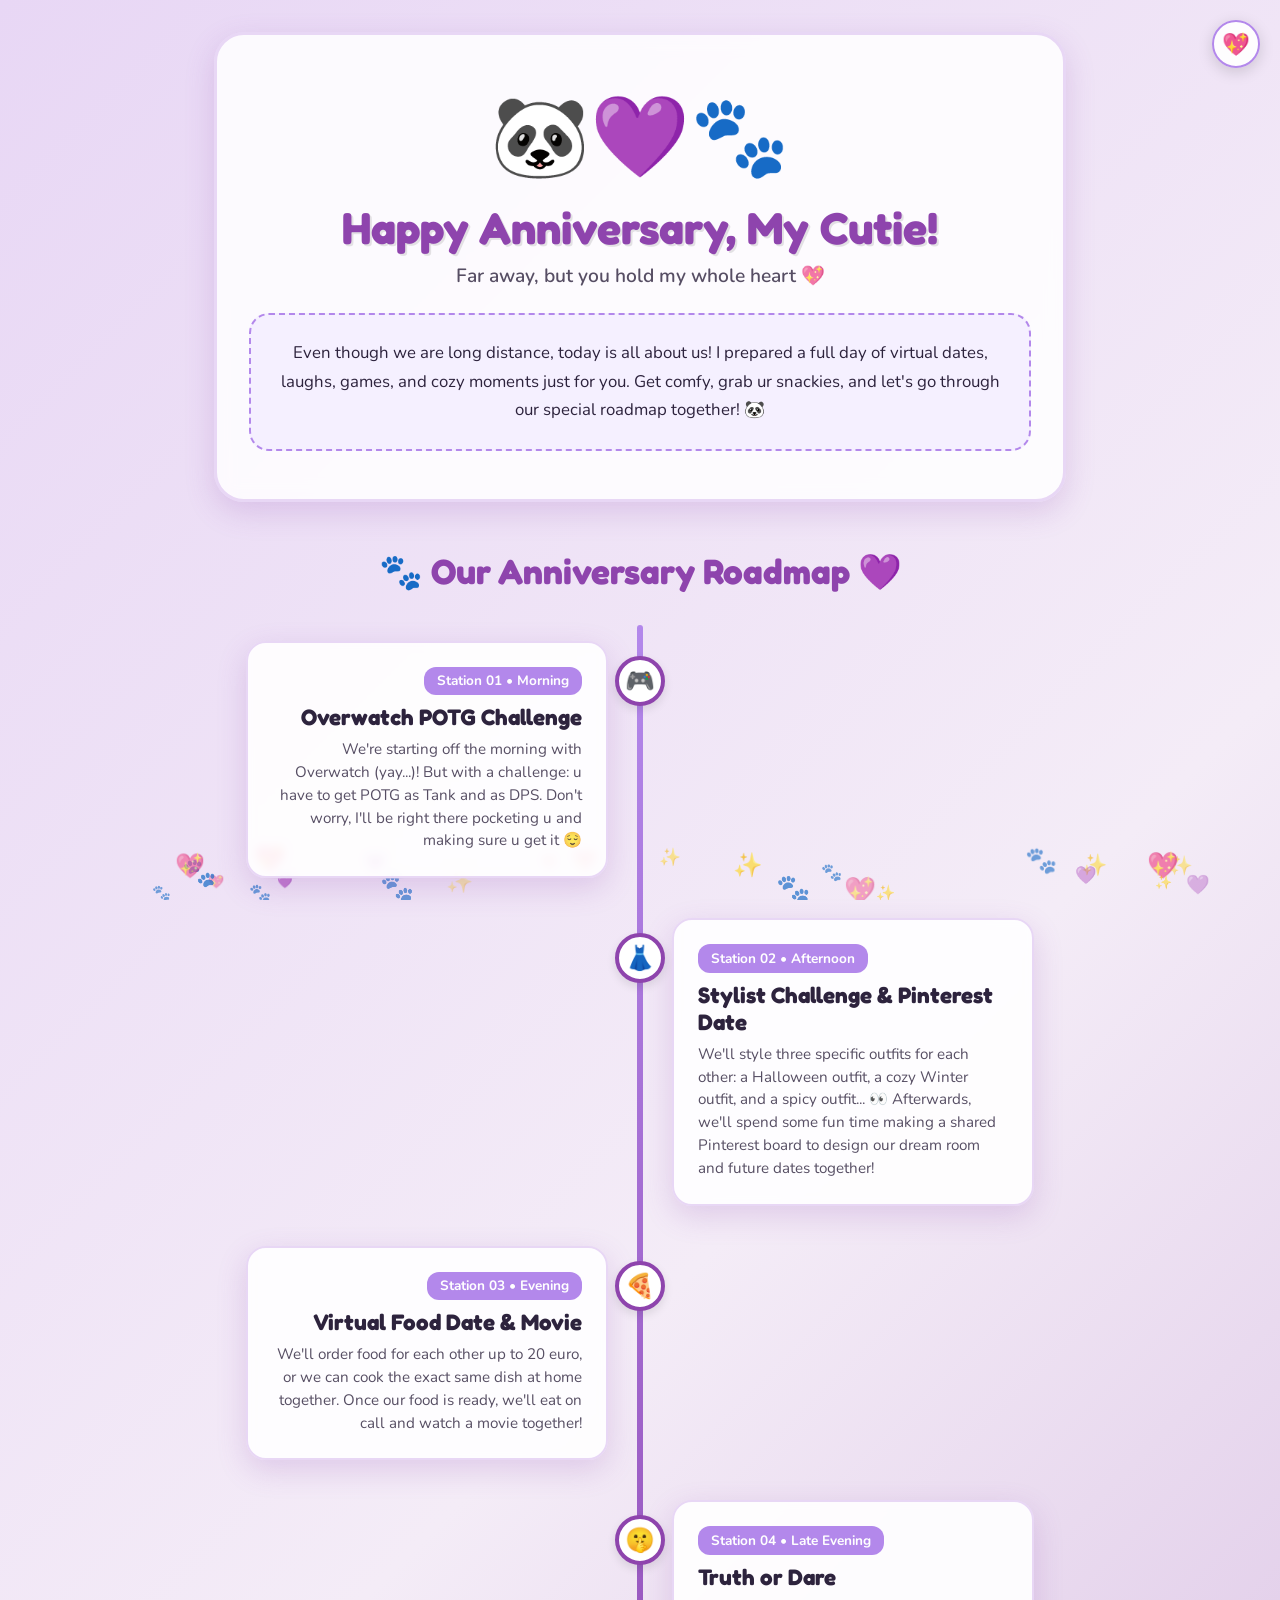
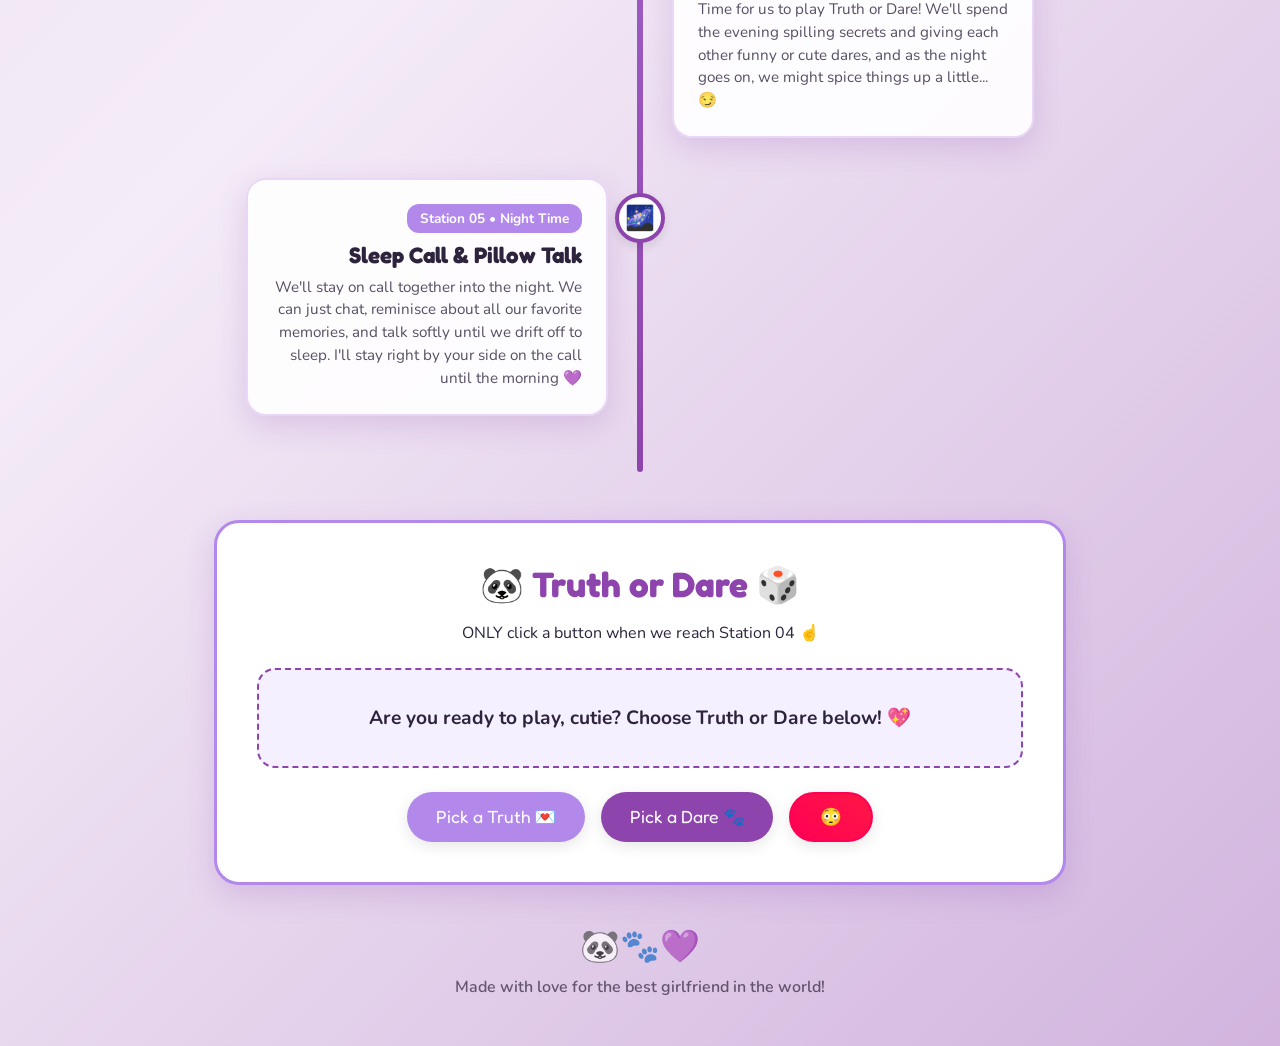
<file: index.html>
<!DOCTYPE html>
<html lang="en">
<head>
    <meta charset="UTF-8">
    <meta name="viewport" content="width=device-width, initial-scale=1.0">
    <title>Happy Anniversary, My Cutie! 🐼💖</title>
    <link href="https://fonts.googleapis.com/css2?family=Fredoka+One&family=Nunito:wght@400;600;700;800&display=swap" rel="stylesheet">
    <style>
        :root {
            /* Default: Purple Theme */
            --primary-pink: #b388eb;
            --soft-pink: #f5f0ff;
            --accent-pink: #8e44ad;
            --bg-grad-1: #e8d7f5;
            --bg-grad-2: #f4ecf7;
            --bg-grad-3: #d2b4de;
            --dark-panda: #2d233d;
            --white: #ffffff;
            --shadow: 0 10px 30px rgba(142, 68, 173, 0.2);
            --heart-color: #9b59b6;
        }

        /* --- Pink Theme Override --- */
        body.pink-theme {
            --primary-pink: #ff8fa3;
            --soft-pink: #fff0f3;
            --accent-pink: #ff4d6d;
            --bg-grad-1: #ffccd5;
            --bg-grad-2: #fff0f3;
            --bg-grad-3: #ffb3c1;
            --dark-panda: #2b2d42;
            --shadow: 0 10px 30px rgba(255, 77, 109, 0.15);
            --heart-color: #ff4d6d;
        }

        /* --- Spicy Theme Override 😳😏😼🫦💋 --- */
        body.spicy-theme {
            --primary-pink: #ff0055;
            --soft-pink: #2a081a;
            --accent-pink: #ff1744;
            --bg-grad-1: #1a000c;
            --bg-grad-2: #2d0015;
            --bg-grad-3: #4a0021;
            --dark-panda: #fff0f5;
            --white: #1f0312;
            --shadow: 0 10px 35px rgba(255, 0, 85, 0.4);
            --heart-color: #ff0055;
        }

        * {
            box-sizing: border-box;
            margin: 0;
            padding: 0;
        }

        body {
            font-family: 'Nunito', sans-serif;
            background: linear-gradient(135deg, var(--bg-grad-1) 0%, var(--bg-grad-2) 50%, var(--bg-grad-3) 100%);
            color: var(--dark-panda);
            min-height: 100vh;
            overflow-x: hidden;
            position: relative;
            transition: background 0.5s ease, color 0.5s ease;
        }

        /* --- Floating Theme Toggle Button (Top Right) --- */
        .theme-toggle-btn {
            position: fixed;
            top: 20px;
            right: 20px;
            width: 48px;
            height: 48px;
            border-radius: 50%;
            background: rgba(255, 255, 255, 0.9);
            border: 2px solid var(--primary-pink);
            box-shadow: 0 4px 15px rgba(0, 0, 0, 0.15);
            font-size: 1.4rem;
            cursor: pointer;
            z-index: 100;
            display: flex;
            align-items: center;
            justify-content: center;
            transition: transform 0.3s ease, background 0.3s ease, border-color 0.5s ease;
        }

        .theme-toggle-btn:hover {
            transform: scale(1.15) rotate(15deg);
            background: var(--soft-pink);
        }

        /* --- Background Floating Hearts Canvas --- */
        #heartCanvas {
            position: fixed;
            top: 0;
            left: 0;
            width: 100%;
            height: 100%;
            pointer-events: none;
            z-index: 0;
        }

        .container {
            max-width: 900px;
            margin: 0 auto;
            padding: 2rem 1.5rem;
            position: relative;
            z-index: 1;
        }

        /* --- Hero Section --- */
        .hero {
            text-align: center;
            background: rgba(255, 255, 255, 0.85);
            backdrop-filter: blur(10px);
            border-radius: 30px;
            padding: 3rem 2rem;
            box-shadow: var(--shadow);
            border: 3px solid var(--bg-grad-1);
            margin-bottom: 3rem;
            transform: translateY(0);
            transition: transform 0.3s ease, border-color 0.5s ease, box-shadow 0.5s ease, background 0.5s ease;
        }

        body.spicy-theme .hero {
            background: rgba(31, 3, 18, 0.85);
        }

        .hero:hover {
            transform: translateY(-5px);
        }

        .panda-header-avatar {
            font-size: 5rem;
            display: inline-block;
            animation: pandaBounce 2s infinite ease-in-out;
            cursor: pointer;
            user-select: none;
        }

        @keyframes pandaBounce {
            0%, 100% { transform: translateY(0) rotate(0deg); }
            50% { transform: translateY(-15px) rotate(5deg); }
        }

        h1 {
            font-family: 'Fredoka One', cursive;
            color: var(--accent-pink);
            font-size: 2.8rem;
            margin: 0.5rem 0;
            text-shadow: 2px 2px 0px rgba(0,0,0,0.1);
            transition: color 0.5s ease;
        }

        .subtitle {
            font-size: 1.2rem;
            font-weight: 600;
            color: var(--dark-panda);
            opacity: 0.8;
            margin-bottom: 1.5rem;
        }

        .love-letter {
            background: var(--soft-pink);
            padding: 1.5rem;
            border-radius: 20px;
            border: 2px dashed var(--primary-pink);
            font-size: 1.05rem;
            line-height: 1.7;
            color: var(--dark-panda);
            transition: background 0.5s ease, border-color 0.5s ease, color 0.5s ease;
        }

        /* --- Section Title --- */
        .section-title {
            text-align: center;
            font-family: 'Fredoka One', cursive;
            font-size: 2.2rem;
            color: var(--accent-pink);
            margin: 3rem 0 2rem;
            position: relative;
            transition: color 0.5s ease;
        }

        /* --- Roadmap / Timeline --- */
        .roadmap {
            position: relative;
            padding: 1rem 0;
        }

        /* Center Line */
        .roadmap::before {
            content: '';
            position: absolute;
            top: 0;
            bottom: 0;
            left: 50%;
            width: 6px;
            background: linear-gradient(to bottom, var(--primary-pink), var(--accent-pink));
            border-radius: 3px;
            transform: translateX(-50%);
            transition: background 0.5s ease;
        }

        .station {
            position: relative;
            margin-bottom: 2.5rem;
            width: 50%;
            padding: 0 2rem;
        }

        .station.left {
            left: 0;
            text-align: right;
        }

        .station.right {
            left: 50%;
            text-align: left;
        }

        /* Station Node Marker */
        .station-icon {
            position: absolute;
            top: 15px;
            width: 50px;
            height: 50px;
            background: var(--white);
            border: 4px solid var(--accent-pink);
            border-radius: 50%;
            display: flex;
            align-items: center;
            justify-content: center;
            font-size: 1.5rem;
            z-index: 2;
            box-shadow: 0 4px 10px rgba(0,0,0,0.1);
            transition: transform 0.3s ease, background 0.3s ease, border-color 0.5s ease;
        }

        .station.left .station-icon { right: -25px; }
        .station.right .station-icon { left: -25px; }

        .station:hover .station-icon {
            transform: scale(1.2) rotate(10deg);
            background: var(--soft-pink);
        }

        .station-card {
            background: rgba(255, 255, 255, 0.9);
            backdrop-filter: blur(5px);
            padding: 1.5rem;
            border-radius: 20px;
            box-shadow: var(--shadow);
            border: 2px solid var(--bg-grad-1);
            transition: all 0.3s ease;
            position: relative;
        }

        body.spicy-theme .station-card {
            background: rgba(31, 3, 18, 0.9);
        }

        .station-card:hover {
            transform: translateY(-8px) scale(1.02);
            box-shadow: var(--shadow);
            border-color: var(--accent-pink);
        }

        .time-badge {
            display: inline-block;
            background: var(--primary-pink);
            color: #ffffff;
            font-weight: 700;
            font-size: 0.85rem;
            padding: 0.3rem 0.8rem;
            border-radius: 12px;
            margin-bottom: 0.5rem;
            transition: background 0.5s ease;
        }

        .station-title {
            font-family: 'Fredoka One', cursive;
            font-size: 1.4rem;
            color: var(--dark-panda);
            margin-bottom: 0.5rem;
        }

        .station-desc {
            font-size: 0.95rem;
            color: var(--dark-panda);
            opacity: 0.8;
            line-height: 1.5;
        }

        /* --- Interactive Truth or Dare Section --- */
        .interactive-zone {
            background: var(--white);
            border-radius: 25px;
            padding: 2.5rem;
            text-align: center;
            box-shadow: var(--shadow);
            border: 3px solid var(--primary-pink);
            margin-top: 3rem;
            transition: border-color 0.5s ease, box-shadow 0.5s ease, background 0.5s ease;
        }

        body.spicy-theme .interactive-zone {
            background: rgba(31, 3, 18, 0.95);
        }

        .tod-card {
            background: var(--soft-pink);
            border: 2px dashed var(--accent-pink);
            border-radius: 18px;
            padding: 1.5rem;
            margin: 1.5rem 0;
            min-height: 100px;
            display: flex;
            align-items: center;
            justify-content: center;
            font-size: 1.2rem;
            font-weight: 700;
            color: var(--dark-panda);
            transition: all 0.3s ease;
        }

        .btn-group {
            display: flex;
            gap: 1rem;
            justify-content: center;
            flex-wrap: wrap;
        }

        .btn {
            font-family: 'Fredoka One', cursive;
            font-size: 1.1rem;
            padding: 0.8rem 1.8rem;
            border: none;
            border-radius: 50px;
            cursor: pointer;
            transition: all 0.2s ease;
            box-shadow: 0 4px 15px rgba(0,0,0,0.1);
        }

        .btn-truth {
            background: var(--primary-pink);
            color: #ffffff;
        }

        .btn-dare {
            background: var(--accent-pink);
            color: #ffffff;
        }

        .btn-spicy {
            background: linear-gradient(45deg, #ff0055, #ff1744);
            color: #ffffff;
            border: 2px solid #ff0055;
        }

        .btn:hover {
            transform: scale(1.08) translateY(-2px);
            box-shadow: 0 6px 20px rgba(0, 0, 0, 0.2);
        }

        .btn:active {
            transform: scale(0.98);
        }

        /* --- Footer --- */
        footer {
            text-align: center;
            padding: 2.5rem 0 1rem;
            color: var(--dark-panda);
            opacity: 0.7;
            font-weight: 600;
        }

        .footer-panda {
            font-size: 2rem;
            margin-bottom: 0.5rem;
        }

        /* --- Responsive Design --- */
        @media (max-width: 768px) {
            .roadmap::before {
                left: 30px;
            }

            .station {
                width: 100%;
                padding-left: 70px;
                padding-right: 0;
            }

            .station.left, .station.right {
                left: 0;
                text-align: left;
            }

            .station.left .station-icon, .station.right .station-icon {
                left: 5px;
            }

            h1 { font-size: 2.2rem; }
            
            .theme-toggle-btn {
                top: 15px;
                right: 15px;
                width: 42px;
                height: 42px;
                font-size: 1.2rem;
            }
        }
    </style>
</head>
<body>

    <!-- Floating Top-Right Theme Toggle Button -->
    <button class="theme-toggle-btn" id="themeBtn" onclick="togglePinkTheme()" title="Switch Theme">💖</button>

    <canvas id="heartCanvas"></canvas>

    <div class="container">
        <!-- Hero Header -->
        <header class="hero">
            <div class="panda-header-avatar" id="heroPanda" onclick="popHeart(event)">🐼💜🐾</div>
            <h1 id="heroTitle">Happy Anniversary, My Cutie!</h1>
            <p class="subtitle" id="heroSubtitle">Far away, but you hold my whole heart 💖</p>
            <div class="love-letter" id="heroLetter">
                Even though we are long distance, today is all about us! I prepared a full day of virtual dates, laughs, games, and cozy moments just for you. Get comfy, grab ur snackies, and let's go through our special roadmap together! 🐼
            </div>
        </header>

        <!-- Anniversary Schedule Roadmap -->
        <h2 class="section-title" id="roadmapTitle">🐾 Our Anniversary Roadmap 💜</h2>
        
        <div class="roadmap">
            
            <!-- Station 1 -->
            <div class="station left">
                <div class="station-icon">🎮</div>
                <div class="station-card">
                    <span class="time-badge">Station 01 • Morning</span>
                    <h3 class="station-title">Overwatch POTG Challenge</h3>
                    <p class="station-desc">We're starting off the morning with Overwatch (yay...)! But with a challenge: u have to get POTG as Tank and as DPS. Don't worry, I'll be right there pocketing u and making sure u get it 😌</p>
                </div>
            </div>

            <!-- Station 2 -->
            <div class="station right">
                <div class="station-icon">👗</div>
                <div class="station-card">
                    <span class="time-badge">Station 02 • Afternoon</span>
                    <h3 class="station-title">Stylist Challenge & Pinterest Date</h3>
                    <p class="station-desc">We'll style three specific outfits for each other: a Halloween outfit, a cozy Winter outfit, and a spicy outfit... 👀 Afterwards, we'll spend some fun time making a shared Pinterest board to design our dream room and future dates together!</p>
                </div>
            </div>

            <!-- Station 3 -->
            <div class="station left">
                <div class="station-icon">🍕</div>
                <div class="station-card">
                    <span class="time-badge">Station 03 • Evening</span>
                    <h3 class="station-title">Virtual Food Date & Movie</h3>
                    <p class="station-desc">We'll order food for each other up to 20 euro, or we can cook the exact same dish at home together. Once our food is ready, we'll eat on call and watch a movie together!</p>
                </div>
            </div>

            <!-- Station 4 -->
            <div class="station right">
                <div class="station-icon">🤫</div>
                <div class="station-card">
                    <span class="time-badge">Station 04 • Late Evening</span>
                    <h3 class="station-title">Truth or Dare</h3>
                    <p class="station-desc">Time for us to play Truth or Dare! We'll spend the evening spilling secrets and giving each other funny or cute dares, and as the night goes on, we might spice things up a little... 😏</p>
                </div>
            </div>

            <!-- Station 5 -->
            <div class="station left">
                <div class="station-icon">🌌</div>
                <div class="station-card">
                    <span class="time-badge">Station 05 • Night Time</span>
                    <h3 class="station-title">Sleep Call & Pillow Talk</h3>
                    <p class="station-desc">We'll stay on call together into the night. We can just chat, reminisce about all our favorite memories, and talk softly until we drift off to sleep. I'll stay right by your side on the call until the morning 💜</p>
                </div>
            </div>

        </div>

        <!-- Interactive Game Card -->
        <div class="interactive-zone">
            <h2 class="section-title" id="launcherTitle" style="margin: 0 0 1rem;">🐼 Truth or Dare 🎲</h2>
            <p id="launcherSubtitle">ONLY click a button when we reach Station 04 ☝️</p>
            
            <div class="tod-card" id="todDisplay">
                Are you ready to play, cutie? Choose Truth or Dare below! 💖
            </div>

            <div class="btn-group">
                <button class="btn btn-truth" onclick="getTruth()">Pick a Truth 💌</button>
                <button class="btn btn-dare" onclick="getDare()">Pick a Dare 🐾</button>
                <button class="btn btn-spicy" id="spicyBtn" onclick="toggleSpicyMode()">😳</button>
            </div>
        </div>

        <footer>
            <div class="footer-panda" id="footerAvatar">🐼🐾💜</div>
            <p id="footerAtext">Made with love for the best girlfriend in the world!</p>
        </footer>
    </div>

    <!-- JavaScript Animations & Logic -->
    <script>
        // Floating Heart / Particle Canvas Setup
        const canvas = document.getElementById('heartCanvas');
        const ctx = canvas.getContext('2d');
        let particles = [];

        function resizeCanvas() {
            canvas.width = window.innerWidth;
            canvas.height = window.innerHeight;
        }
        window.addEventListener('resize', resizeCanvas);
        resizeCanvas();

        const cuteEmojis = ['💜', '💖', '🐾', '✨'];
        const spicyEmojis = ['😳', '😏', '😼', '🫦', '💋', '🔥'];

        class FloatingParticle {
            constructor() {
                this.reset();
            }

            reset() {
                this.x = Math.random() * canvas.width;
                this.y = canvas.height + 20;
                this.size = Math.random() * 16 + 12;
                this.speed = Math.random() * 1.5 + 0.8;
                this.opacity = Math.random() * 0.5 + 0.3;
                this.swing = Math.random() * 0.05;
                this.angle = Math.random() * Math.PI * 2;
                this.pickEmoji();
            }

            pickEmoji() {
                const isSpicy = document.body.classList.contains('spicy-theme');
                const list = isSpicy ? spicyEmojis : cuteEmojis;
                this.emoji = list[Math.floor(Math.random() * list.length)];
            }

            update() {
                this.y -= this.speed;
                this.angle += this.swing;
                this.x += Math.sin(this.angle) * 0.5;
                if (this.y < -20) this.reset();
            }

            draw() {
                ctx.save();
                ctx.globalAlpha = this.opacity;
                ctx.font = `${this.size}px serif`;
                ctx.fillText(this.emoji, this.x, this.y);
                ctx.restore();
            }
        }

        for (let i = 0; i < 25; i++) {
            particles.push(new FloatingParticle());
        }

        function animate() {
            ctx.clearRect(0, 0, canvas.width, canvas.height);
            particles.forEach(p => {
                p.update();
                p.draw();
            });
            requestAnimationFrame(animate);
        }
        animate();

        // Standard Theme Toggle (Purple Default <-> Pink Theme)
        function togglePinkTheme() {
            if (document.body.classList.contains('spicy-theme')) {
                document.body.classList.remove('spicy-theme');
            }
            document.body.classList.toggle('pink-theme');
            const isPink = document.body.classList.contains('pink-theme');
            
            document.getElementById('themeBtn').innerText = isPink ? "💜" : "💖";
            document.getElementById('themeBtn').title = isPink ? "Switch to Purple Theme" : "Switch to Pink Theme";
            
            updateCanvasParticles();
        }

        // Hidden Spicy Mode Logic 😳😏😼🫦💋
        let isSpicyMode = false;

        function toggleSpicyMode() {
            isSpicyMode = !isSpicyMode;
            
            if (isSpicyMode) {
                document.body.classList.remove('pink-theme');
                document.body.classList.add('spicy-theme');
                
                document.getElementById('heroPanda').innerText = "🐼🫦🔥";
                document.getElementById('heroTitle').innerText = "Anniversary: Spicy Edition 💋";
                document.getElementById('heroSubtitle').innerText = "Things are getting a little warmer over here... 😏";
                document.getElementById('heroLetter').innerText = '"Tonight is all about us... Ready for some naughty dares, spicy truths, and maybe something more? 👉👈 Lock the doors and get comfortable cutie... 😼"';
                document.getElementById('roadmapTitle').innerText = "💋 Our Spicy Evening Roadmap 🔥";
                document.getElementById('launcherTitle').innerText = "😼 Spicy Truth or Dare 🫦";
                document.getElementById('todDisplay').innerText = "Spicy Mode Activated... Choose your poison below! 😳🔥";
                document.getElementById('spicyBtn').innerText = "💖";
                document.getElementById('footerAvatar').innerText = "🐼🫦💋";
                document.getElementById('footerAtext').innerText = "Made with love for MY only good girl 😼";
            } else {
                document.body.classList.remove('spicy-theme');
                
                document.getElementById('heroPanda').innerText = "🐼💜🐾";
                document.getElementById('heroTitle').innerText = "Happy Anniversary, My Cutie!";
                document.getElementById('heroSubtitle').innerText = "Far away, but you hold my whole heart 💖";
                document.getElementById('heroLetter').innerText = '"Even though we are long distance, today is all about us! I prepared a full day of virtual dates, laughs, games, and cozy moments just for you. Get comfy, grab ur snackies, and lets go through our special roadmap together!"';
                document.getElementById('roadmapTitle').innerText = "🐾 Our Anniversary Roadmap 💜";
                document.getElementById('launcherTitle').innerText = "🐼 Truth or Dare 🎲";
                document.getElementById('todDisplay').innerText = "Are you ready to play, cutie? Choose Truth or Dare below! 💖";
                document.getElementById('spicyBtn').innerText = "😳";
                document.getElementById('footerAvatar').innerText = "🐼🐾💜";
                document.getElementById('footerAtext').innerText = "Made with love for the best girlfriend in the world!";
            }

            updateCanvasParticles();
        }

        function updateCanvasParticles() {
            particles.forEach(p => p.pickEmoji());
        }

        // Prompts Database
        const standardTruths = [
            "What is your favorite outfit or look I’ve ever worn on call? 👗",
            "If we could teleport anywhere in the world right now, where would we go? ✈️",
            "What is one cute habit I have that makes you smile? 🐼",
            "What song always reminds you of us? (If there is one) 🎵",
            "What is your absolute favorite virtual memory together so far? 💕",
            "What is a small, random detail about me that you remember, but I probably think you forgot?",
            "If you could re-live one specific day we spent together, which day would it be?",
            "What is a cute picture of me on your phone that you look at when you miss me?",
            "What is something I do on call that instantly puts you in a good mood?",
            "If we had a completely free 24 hours together in person right now, what's the first thing we're doing?",
            "What is something silly or funny I said on call that stuck with you for days? 💭",
            "What is the ultimate comfort meal or treat you want us to eat together when we meet? (besides sushi) 🍣",
            "What is a habit or phrase of mine that you’ve accidentally picked up yourself? 🤭",
            "What was your honest first impression of my voice on our very first call? 🎙️",
            "What is the very first thought that pops into your head when you see my name pop up on your screen? 📲",
            "What is something you were super nervous about before our very first video call together? 🤭",
            "If you could steal one piece of my clothing right now to keep in your wardrobe, which one would it be? 👕",
            "What is something simple we haven't done yet on call that you really want to try doing together? 🍿",
        ];

        const standardDares = [
            "Send me a selfie making the cutest face you possibly can! 📸",
            "Do your best impression of me 👀",
            "Write 'I Love You' in air letters using your nose on video call! 👃✨",
            "Give your screen 3 big kisses! 💋",
            "Show me the last photo in your camera roll and tell me the backstory behind it! 📸",
            "Find the most ridiculous or cute item in your room right now and show it to me on camera! 🧸",
            "Close your eyes, trace your finger along your screen, and guess where my nose is ☝️",
            "Mute yourself and try to tell me a short story using only hand gestures until I guess it!",
            "Send me a screenshot of your current home screen or wallpaper 📱",
            "Hold eye contact with the camera for 10 seconds without smiling or blinking! 👁️",
            "Go grab the weirdest or randomest snack in your kitchen and describe it to me 🧑‍🍳",
            "Close your eyes and try to guess which item in your room I'm holding up right now! (let me grab it first tho)",
            "Mute your mic and mouth a short secret message to me—I have 3 tries to lip-read what you said 👄",
            "Turn off your camera for 10 seconds, change one small thing about ur appearance, turn it back on, and let me guess what changed 🔍",
            "Point your camera at your desk/ around the room for 5 seconds and let me judge if ur room is clean or not 🧐",
            "Show me the weirdest or most random app installed on your phone right now 📲",
            "Grab a random item next to you and pitch it to me like a late-night TV salesman (try to sell it to me)📺"
        ];

        const spicyTruths = [
            "What is your absolute favorite physical feature of mine? 😼",
            "When was the last time you looked at a picture of me and got horny? 😳",
            "What is the most seductive thing I've ever said or done on camera? 😏",
            "If we were together right now instead of long distance, what would we be doing? 😼",
            "What is your favorite spicy thought or daydream you've had about me? 😳",
            "Which of my outfits or looks drives you the most wild on camera? 🥵",
            "What is something adventurous or naughty you want to try together next time we meet? 😼",
            "What part of my body do you catch yourself staring at the most during video calls? 😳❤️",
            "What is the flirtiest text or photo you've ever thought about sending me? 💭",
            "What is a subtle thing I do on call that secretly turns you on without me realizing it? 😳",
            "What outfit or piece of clothing of mine do you want to take off me the most when we see each other? 😏",
            "What is a specific touch or affection you miss the most when we’re apart? 👀",
            "What is the most mischievous thought you’ve had about me during a completely normal conversation? 😼",
            "If you could dictate exactly what I wear for our next private video call, what would it be?",
            "When was the exact moment on call recently where you had to hide that you were getting turned on? 😳",
            "What is the absolute wildest place or scenario you've daydreamed about us being alone in? 😼",
            "What is a compliment I gave you on camera that made your heart race the fastest?",
            "If you could whisper one secret, naughty sentence into my ear right now, what would it be? 😏"
        ];

        const spicyDares = [
            "Whisper your favorite thing about me directly into your microphone... 🎙️😳",
            "Bite your lip and give your camera your most seductive look for 5 seconds 😳👀",
            "Show me a tiny bit of skin or adjust your top while maintaining eye contact... 😳",
            "Send me a spicy voice note right now describing what you want to do when we finally meet 🎙️😳",
            "Show me the exact outfit you’re wearing right now and point out your favorite detail on it... 😼",
            "Show me your absolute favorite pair from your collection… I wanna see what you look best in 😳🩲",
            "Send me a 3-second video of you making ur most alluring face (ur death stare 😳)",
            "Run your hands slowly down ur body in a teasing way 😳",
            "If u've already checked off a few dares, I think I deserve a little glimpse of the current state of your panties 😏😳",
            "Send me a one-time picture on WhatsApp of whatever you feel like showing me right now 😳",
            "Show ur saliva on the tip of your tongue for me, like a good girl 😈",
            "Show me exactly what it looks like from your perspective when u’re touching yourself… 😳",
            "Show me a quick teaser glimpse under your shirt or top for just 2 seconds 😳",
            "Show me what your favorite angle looks like when you're lying down in bed 🛌😳",
        ];

        function getTruth() {
            const pool = isSpicyMode ? spicyTruths : standardTruths;
            const random = pool[Math.floor(Math.random() * pool.length)];
            document.getElementById('todDisplay').innerText = (isSpicyMode ? "SPICY TRUTH: " : "TRUTH: ") + random;
        }

        function getDare() {
            const pool = isSpicyMode ? spicyDares : standardDares;
            const random = pool[Math.floor(Math.random() * pool.length)];
            document.getElementById('todDisplay').innerText = (isSpicyMode ? "SPICY DARE: " : "DARE: ") + random;
        }

        function popHeart(e) {
            const tod = document.getElementById('todDisplay');
            tod.innerText = isSpicyMode 
                ? "🐼🫦: Cutie, you drive me absolutely crazy! 🔥💋" 
                : "🐼: You are the most amazing person in the world! 💕";
        }
    </script>
</body>
</html>
</file>
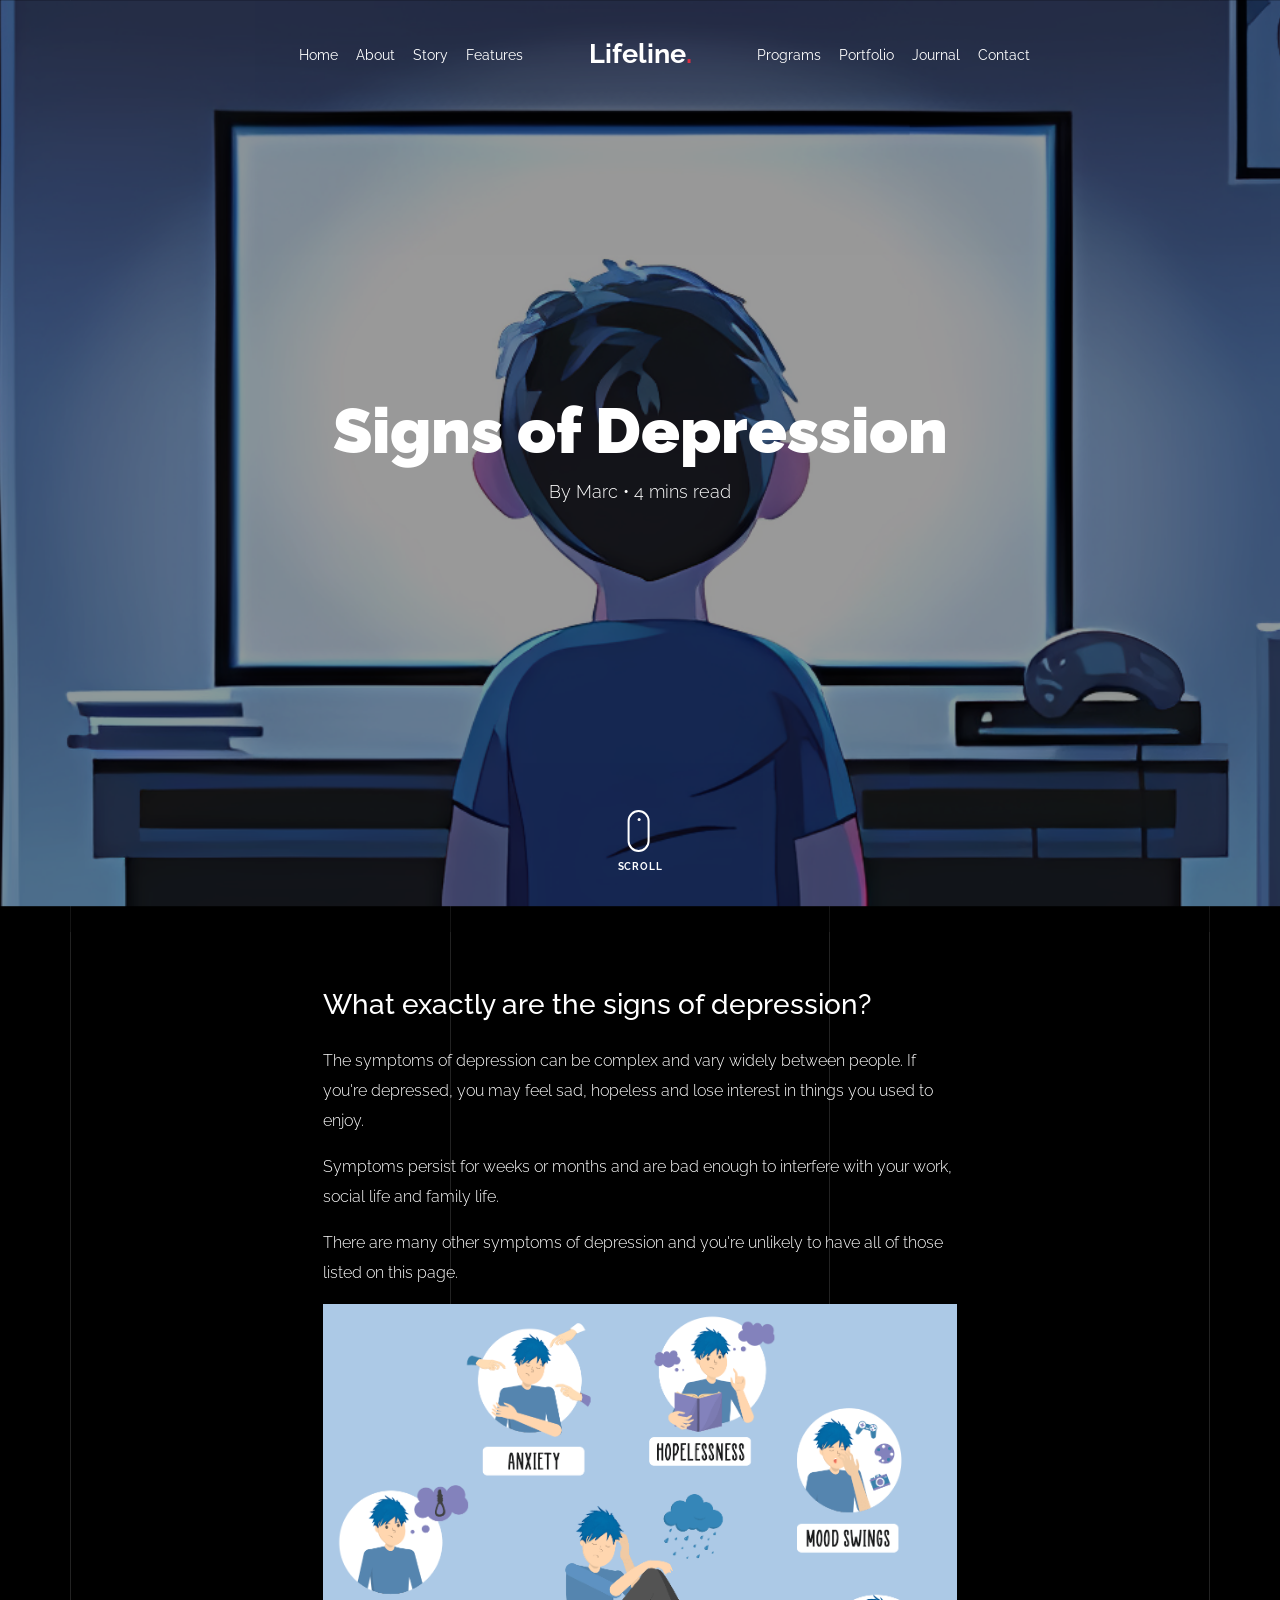
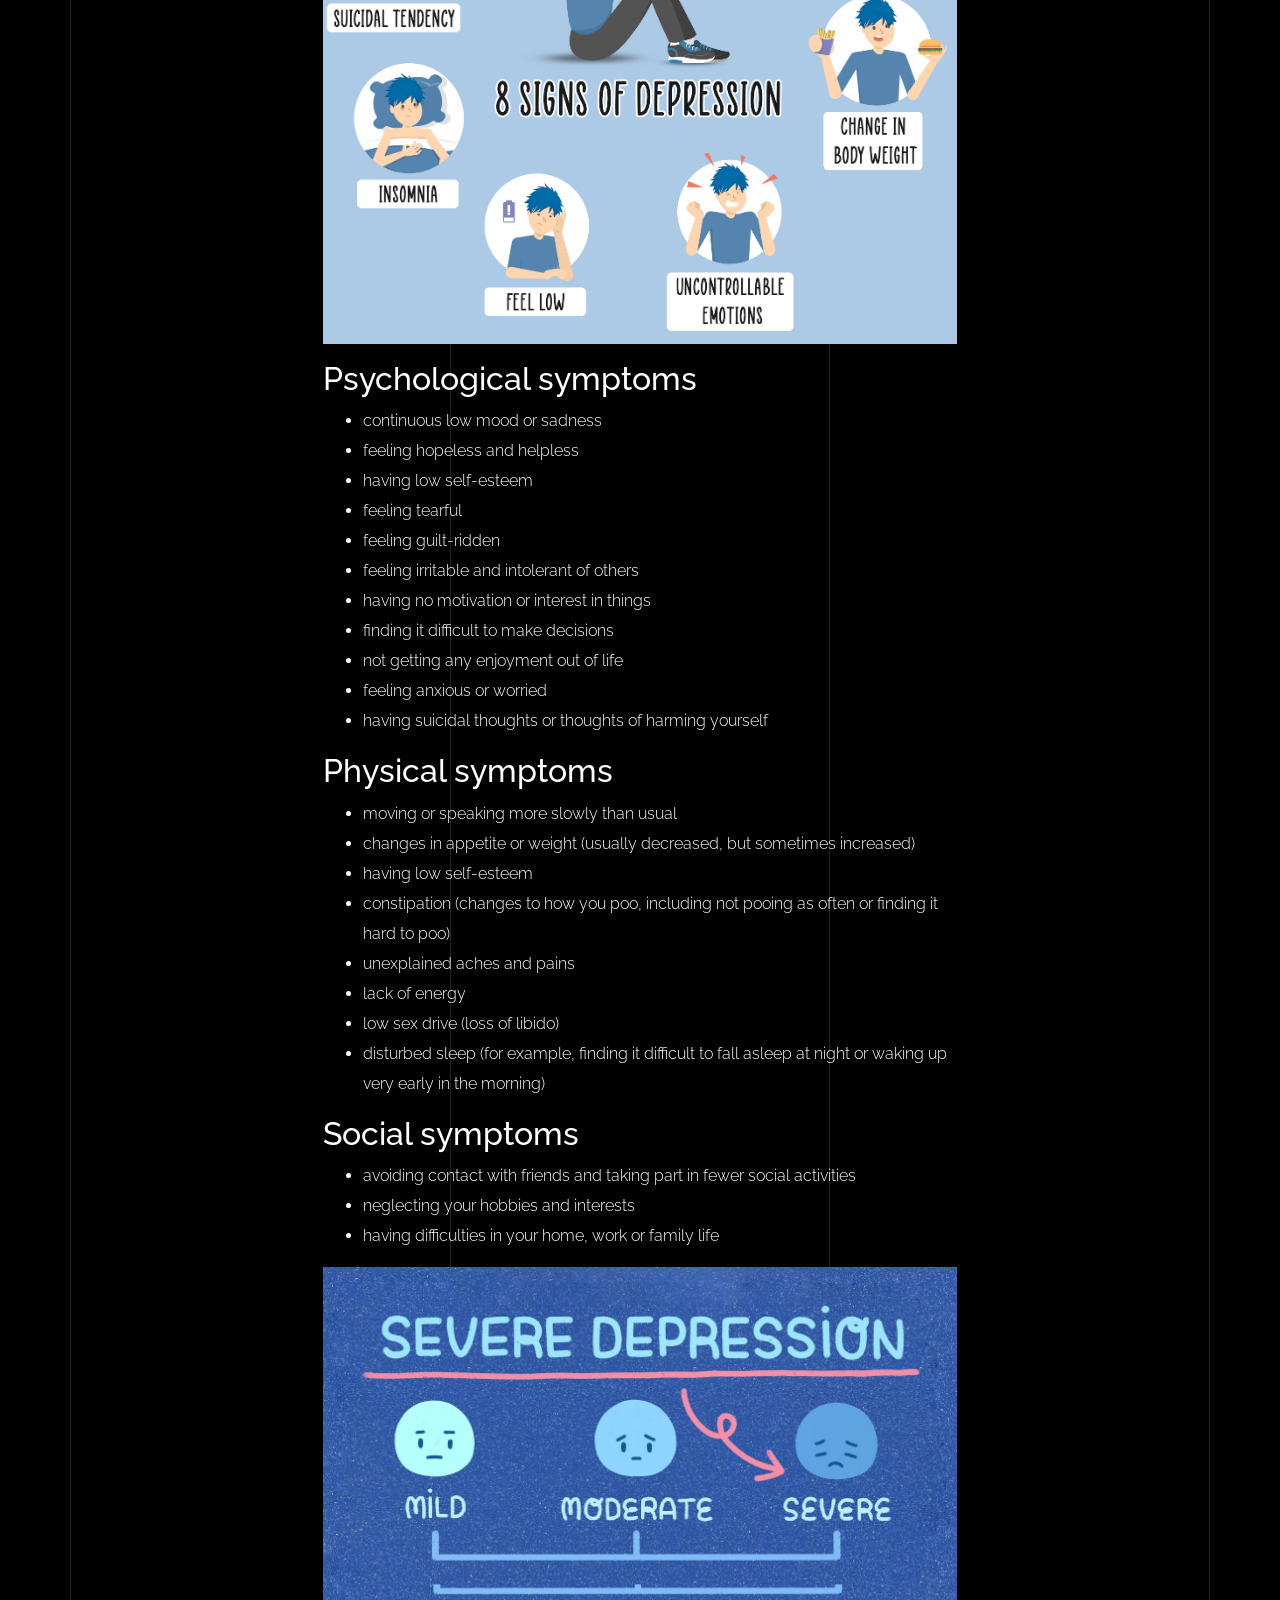
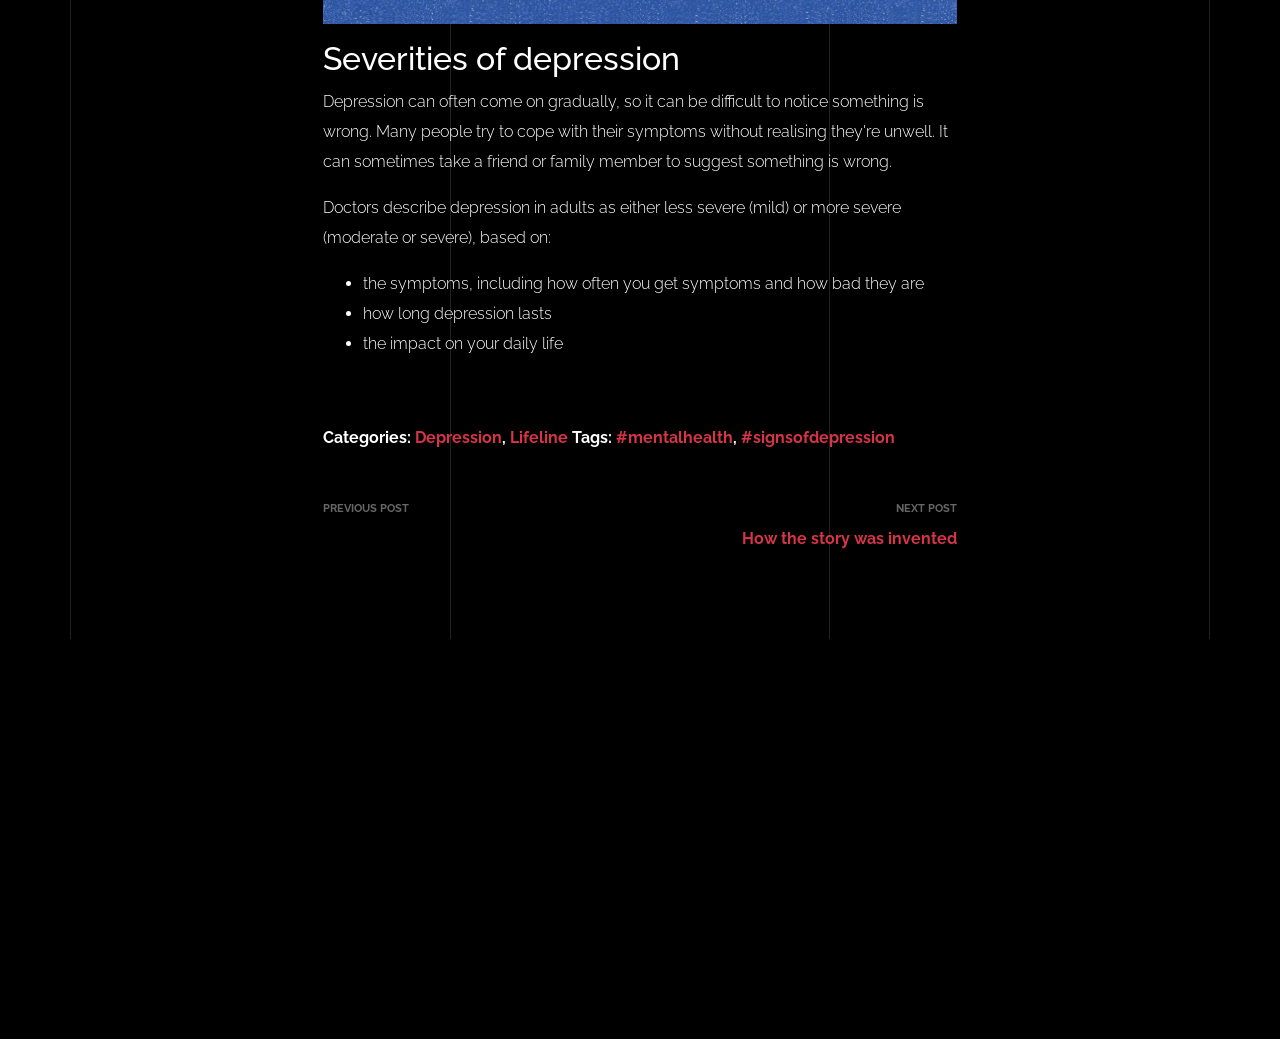
<file: blog-signs-of-depression.html>
<!doctype html>
<html lang="en">
  <head>
    <title>Lifeline &mdash; A  portfolio for our university project "Lifeline"</title>
    <meta charset="utf-8">
    <meta name="viewport" content="width=device-width, initial-scale=1, shrink-to-fit=no">
    
    <meta name="description" content="">
    <meta name="keywords" content="html, css, javascript, jquery">
    <meta name="author" content="">

    <link rel="stylesheet" href="css/vendor/icomoon/style.css">
    <link rel="stylesheet" href="css/vendor/owl.carousel.min.css">
    <link rel="stylesheet" href="css/vendor/aos.css">
    <link rel="stylesheet" href="css/vendor/animate.min.css">
    <link rel="stylesheet" href="css/vendor/bootstrap.min.css">
    <link rel="stylesheet" href="css/vendor/jquery.fancybox.min.css">
    

    <!-- Theme Style -->
    <link rel="stylesheet" href="css/style.css">

  </head>
  <body data-spy="scroll" data-target=".site-nav-target" data-offset="200">

    <nav class="unslate_co--site-mobile-menu">
      <div class="close-wrap d-flex">
        <a href="#" class="d-flex ml-auto js-menu-toggle">
          <span class="close-label">Close</span>
          <div class="close-times">
            <span class="bar1"></span>
            <span class="bar2"></span>
          </div>
        </a>
      </div>
      <div class="site-mobile-inner"></div>
    </nav>


    <div class="unslate_co--site-wrap">

      <div class="unslate_co--site-inner">

        <div class="lines-wrap">
          <div class="lines-inner">
            <div class="lines"></div>
          </div>
        </div>
        <!-- END lines -->
      
      <nav class="unslate_co--site-nav site-nav-target">

        <div class="container">
        
          <div class="row align-items-center justify-content-between text-left">
            <div class="col-md-5 text-right">
              <ul class="site-nav-ul js-clone-nav text-left d-none d-lg-inline-block">
                <li class="has-children">
                  <a href="index.html#home-section" class="nav-link">Home</a>
                </li>
                <li><a href="index.html#about-section" class="nav-link">About</a></li>
                <li><a href="index.html#testimonial-section" class="nav-link">Story</a></li>
                <li><a href="index.html#services-section" class="nav-link">Features</a></li>
              </ul>
            </div>
            <div class="site-logo pos-absolute">
              <a href="index.html" class="unslate_co--site-logo">Lifeline<span>.</span></a>
            </div>
            <div class="col-md-5 text-right text-lg-left">
              <ul class="site-nav-ul js-clone-nav text-left d-none d-lg-inline-block">
                <li><a href="index.html#skills-section" class="nav-link">Programs</a></li>
                <li><a href="index.html#portfolio-section" class="nav-link">Portfolio</a></li>
                <li><a href="index.html#journal-section" class="nav-link active">Journal</a></li>
                <li><a href="index.html#contact-section" class="nav-link">Contact</a></li>
              </ul>

              <ul class="site-nav-ul-none-onepage text-right d-inline-block d-lg-none">
                <li><a href="#" class="js-menu-toggle">Menu</a></li>
              </ul>

            </div>
          </div>
        </div>

      </nav>
      <!-- END nav -->

      <div class="cover-v1 jarallax overlay" style="background-image: url('images/alex_tv.png');">
        <div class="container">
          <div class="row align-items-center">
              
            <div class="col-md-8 mx-auto text-center">
              <h1 class="blog-heading" data-aos="fade-up" data-aos-delay="0">Signs of Depression</h1>
              <div class="post-meta" data-aos="fade-up" data-aos-delay="100">By Marc &bullet; 4 mins read</div>
            </div>

          </div>
        </div>


        <!-- dov -->
        <a href="#blog-single-section" class="mouse-wrap smoothscroll">
          <span class="mouse">
            <span class="scroll"></span>
          </span>
          <span class="mouse-label">Scroll</span>
        </a>

      </div>
      <!-- END .cover-v1 -->

      <div class="unslate_co--section" id="blog-single-section">
        <div class="container">
          <div class="row justify-content-center">
            <div class="col-md-7">
              <h3 class="mb-4">What exactly are the signs of depression?</h3>
              <p>The symptoms of depression can be complex and vary widely between people. If you're depressed, you may feel sad, hopeless and lose interest in things you used to enjoy. </p>
              <p>Symptoms persist for weeks or months and are bad enough to interfere with your work, social life and family life. </p>
              <p>There are many other symptoms of depression and you're unlikely to have all of those listed on this page.</p>
              <p><img src="images/signs-of-depression.png" alt="Image" class="img-fluid"></p>
              <h2>Psychological symptoms</h2>
              <ul>
                <li>continuous low mood or sadness</li>
                <li>feeling hopeless and helpless</li>
                <li>having low self-esteem</li>
                <li>feeling tearful</li>
                <li>feeling guilt-ridden</li>
                <li>feeling irritable and intolerant of others</li>
                <li>having no motivation or interest in things</li>
                <li>finding it difficult to make decisions</li>
                <li>not getting any enjoyment out of life</li>
                <li>feeling anxious or worried</li>
                <li>having suicidal thoughts or thoughts of harming yourself</li>
              </ul>

              <h2>Physical symptoms</h2>
              <ul>
                <li>moving or speaking more slowly than usual</li>
                <li>changes in appetite or weight (usually decreased, but sometimes increased)</li>
                <li>having low self-esteem</li>
                <li>constipation (changes to how you poo, including not pooing as often or finding it hard to poo)</li>
                <li>unexplained aches and pains</li>
                <li>lack of energy</li>
                <li>low sex drive (loss of libido)</li>
                <li>disturbed sleep (for example, finding it difficult to fall asleep at night or waking up very early in the morning)</li>
              </ul>

              <h2>Social symptoms</h2>
              <ul>
                <li>avoiding contact with friends and taking part in fewer social activities</li>
                <li>neglecting your hobbies and interests</li>
                <li>having difficulties in your home, work or family life</li>
              </ul>
             
              <p><img src="images/depressionstages.jpg" alt="Image" class="img-fluid"></p>
              <h2>Severities of depression</h2>
              <p>Depression can often come on gradually, so it can be difficult to notice something is wrong. Many people try to cope with their symptoms without realising they're unwell. It can sometimes take a friend or family member to suggest something is wrong. </p>
              <p>Doctors describe depression in adults as either less severe (mild) or more severe (moderate or severe), based on:</p>
              <ul>
                <li>the symptoms, including how often you get symptoms and how bad they are</li>
                <li>how long depression lasts</li>
                <li>the impact on your daily life</li>
              </ul>
              <div class="pt-5 categories_tags ">
                <p>Categories:  <a href="#">Depression</a>, <a href="#">Lifeline</a>  Tags: <a href="#">#mentalhealth</a>, <a href="#">#signsofdepression</a></p>
              </div>

              <div class="post-single-navigation d-flex align-items-stretch">
                <a href="" class="mr-auto w-50 pr-4">
                  <span class="d-block">Previous Post</span>
              
                </a>
                <a href="blog-single.html" class="ml-auto w-50 text-right pl-4">
                  <span class="d-block">Next Post</span>
                  How the story was invented
                </a>
              </div>
            </div>
          </div>
        </div>
      </div>

      
      </div> 

      <footer class="unslate_co--footer unslate_co--section">
        <div class="container">
          <div class="row justify-content-center">
            <div class="col-md-7">
              
              <div class="footer-site-logo"><a href="index.html">Lifeline<span>.</span></a></div>

              <ul class="footer-site-social">
                <li><a href="https://www.hs-furtwangen.de/">HFU</a></li>
                <li><a href="https://github.com/gganbu/gganbu.github.io/tree/main">GitHub</a></li>
              </ul>

              <p class="site-copyright">
                
                Copyright &copy;
                <script>
                  document.write(new Date().getFullYear());
                </script> All rights reserved | Created by Marc & Jona <i class="icon-star"
                  aria-hidden="true"></i> <a href="https://www.hs-furtwangen.de/" target="_blank">HFU University</a>
              
              </p>

            </div>
          </div>
        </div>
      </footer>

      
    </div>

    <!-- Loader -->
    <div id="unslate_co--overlayer"></div>
    <div class="site-loader-wrap">
      <div class="site-loader"></div>
    </div>

    <script src="js/scripts-dist.js"></script>
    <script src="js/main.js"></script>

  </body>
</html>
</file>
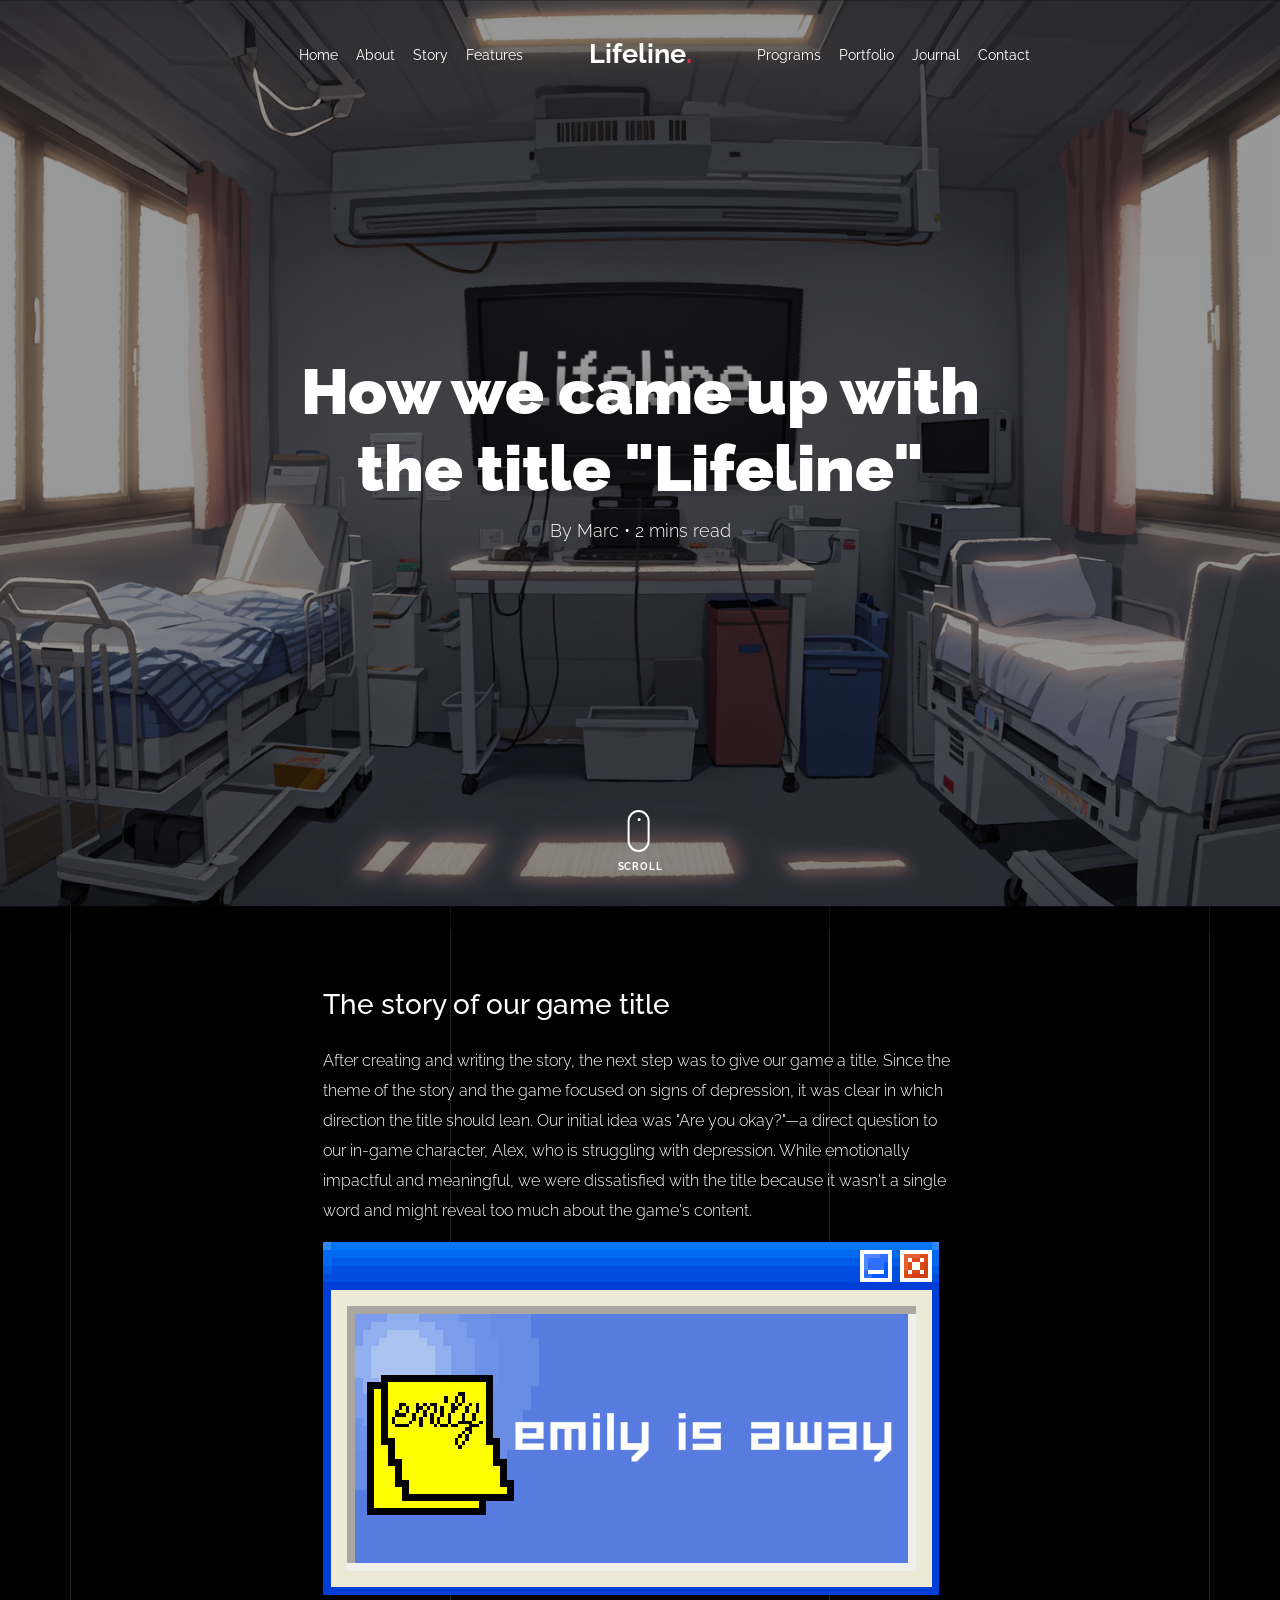
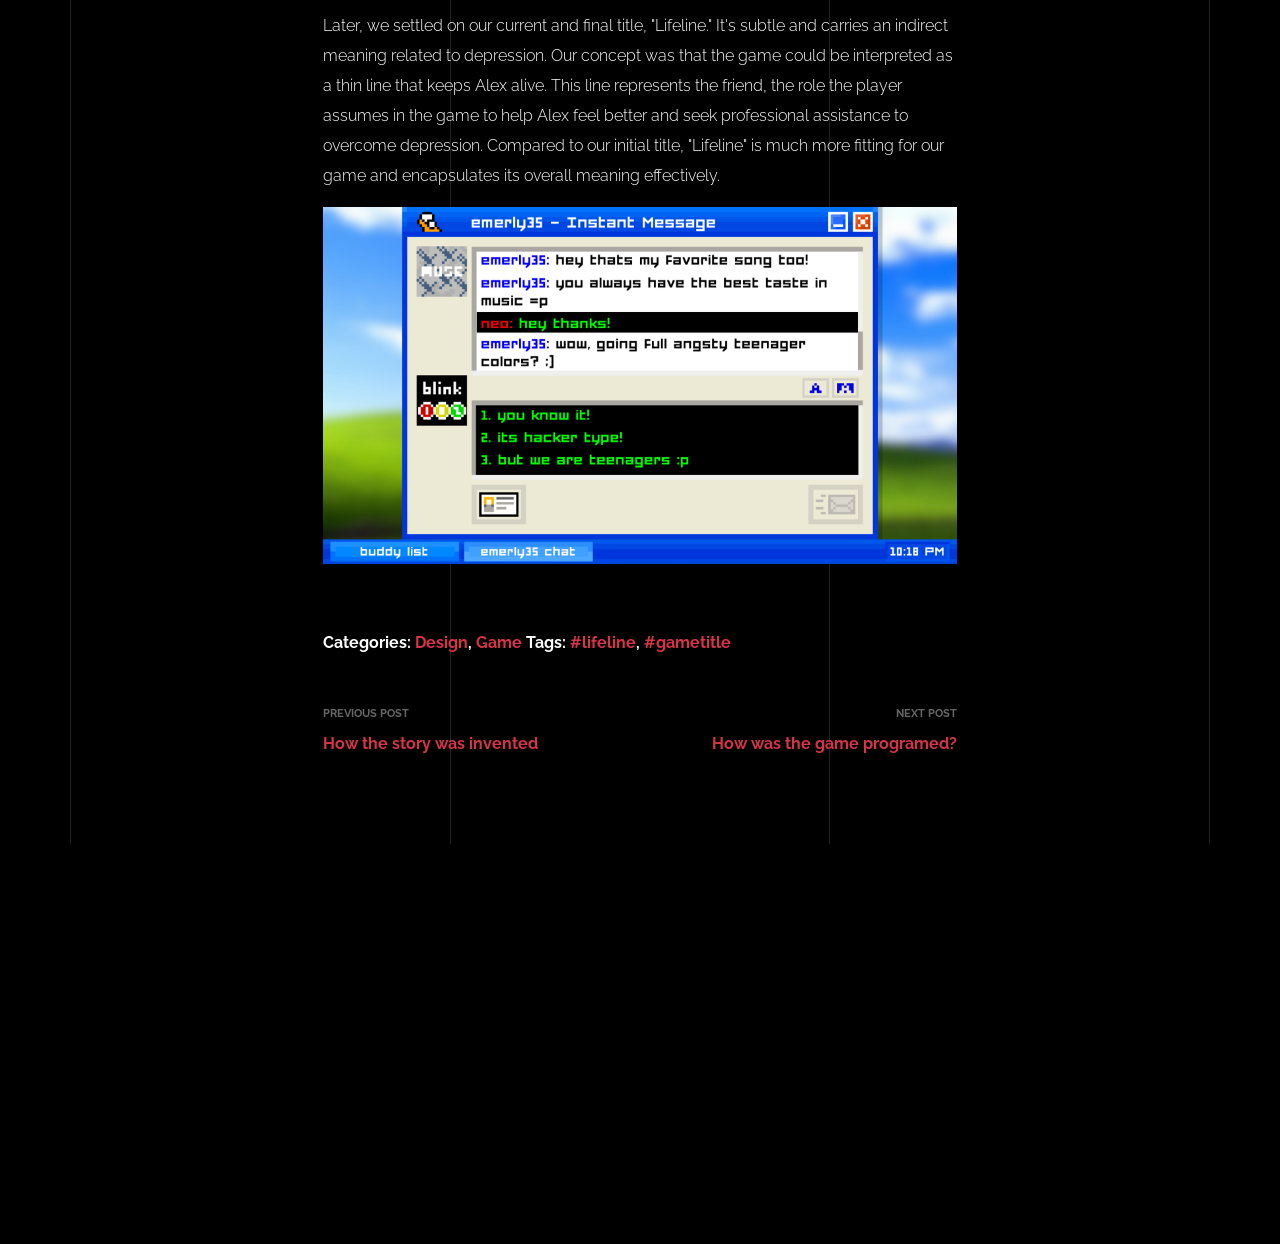
<file: blog-single-2.html>
<!doctype html>
<html lang="en">
  <head>
    <title>Lifeline &mdash; A  portfolio for our university project "Lifeline"</title>
    <meta charset="utf-8">
    <meta name="viewport" content="width=device-width, initial-scale=1, shrink-to-fit=no">
    
    <meta name="description" content="">
    <meta name="keywords" content="html, css, javascript, jquery">
    <meta name="author" content="">

    <link rel="stylesheet" href="css/vendor/icomoon/style.css">
    <link rel="stylesheet" href="css/vendor/owl.carousel.min.css">
    <link rel="stylesheet" href="css/vendor/aos.css">
    <link rel="stylesheet" href="css/vendor/animate.min.css">
    <link rel="stylesheet" href="css/vendor/bootstrap.min.css">
    <link rel="stylesheet" href="css/vendor/jquery.fancybox.min.css">
    

    <!-- Theme Style -->
    <link rel="stylesheet" href="css/style.css">

  </head>
  <body data-spy="scroll" data-target=".site-nav-target" data-offset="200">

    <nav class="unslate_co--site-mobile-menu">
      <div class="close-wrap d-flex">
        <a href="#" class="d-flex ml-auto js-menu-toggle">
          <span class="close-label">Close</span>
          <div class="close-times">
            <span class="bar1"></span>
            <span class="bar2"></span>
          </div>
        </a>
      </div>
      <div class="site-mobile-inner"></div>
    </nav>


    <div class="unslate_co--site-wrap">

      <div class="unslate_co--site-inner">

        <div class="lines-wrap">
          <div class="lines-inner">
            <div class="lines"></div>
          </div>
        </div>
        <!-- END lines -->
      
      <nav class="unslate_co--site-nav site-nav-target">

        <div class="container">
        
          <div class="row align-items-center justify-content-between text-left">
            <div class="col-md-5 text-right">
              <ul class="site-nav-ul js-clone-nav text-left d-none d-lg-inline-block">
                <li class="has-children">
                  <a href="index.html#home-section" class="nav-link">Home</a>
                </li>
                <li><a href="index.html#about-section" class="nav-link">About</a></li>
                <li><a href="index.html#testimonial-section" class="nav-link">Story</a></li>
                <li><a href="index.html#services-section" class="nav-link">Features</a></li>
              </ul>
            </div>
            <div class="site-logo pos-absolute">
              <a href="index.html" class="unslate_co--site-logo">Lifeline<span>.</span></a>
            </div>
            <div class="col-md-5 text-right text-lg-left">
              <ul class="site-nav-ul js-clone-nav text-left d-none d-lg-inline-block">
                <li><a href="index.html#skills-section" class="nav-link">Programs</a></li>
                <li><a href="index.html#portfolio-section" class="nav-link">Portfolio</a></li>
                <li><a href="index.html#journal-section" class="nav-link active">Journal</a></li>
                <li><a href="index.html#contact-section" class="nav-link">Contact</a></li>
              </ul>

              <ul class="site-nav-ul-none-onepage text-right d-inline-block d-lg-none">
                <li><a href="#" class="js-menu-toggle">Menu</a></li>
              </ul>

            </div>
          </div>
        </div>

      </nav>
      <!-- END nav -->

      <div class="cover-v1 jarallax overlay" style="background-image: url('images/hos.png');">
        <div class="container">
          <div class="row align-items-center">
              
            <div class="col-md-8 mx-auto text-center">
              <h1 class="blog-heading" data-aos="fade-up" data-aos-delay="0">How we came up with the title "Lifeline"</h1>
              <div class="post-meta" data-aos="fade-up" data-aos-delay="100">By Marc &bullet; 2 mins read</div>
            </div>

          </div>
        </div>


        <!-- dov -->
        <a href="#blog-single-section" class="mouse-wrap smoothscroll">
          <span class="mouse">
            <span class="scroll"></span>
          </span>
          <span class="mouse-label">Scroll</span>
        </a>

      </div>
      <!-- END .cover-v1 -->

      <div class="unslate_co--section" id="blog-single-section">
        <div class="container">
          <div class="row justify-content-center">
            <div class="col-md-7">
              <h3 class="mb-4">The story of our game title</h3>
              <p>After creating and writing the story, the next step was to give our game a title. Since the theme of the story and the game focused on signs of depression, it was clear in which direction the title should lean. Our initial idea was "Are you okay?"—a direct question to our in-game character, Alex, who is struggling with depression. While emotionally impactful and meaningful, we were dissatisfied with the title because it wasn't a single word and might reveal too much about the game's content. </p>
              <p><img src="images/emily.jpg" alt="Image" class="img-fluid"></p>
              <p>Later, we settled on our current and final title, "Lifeline." It's subtle and carries an indirect meaning related to depression. Our concept was that the game could be interpreted as a thin line that keeps Alex alive. This line represents the friend, the role the player assumes in the game to help Alex feel better and seek professional assistance to overcome depression. Compared to our initial title, "Lifeline" is much more fitting for our game and encapsulates its overall meaning effectively.</p>
              <p><img src="images/chat.jpg" alt="Image" class="img-fluid"></p>

              <div class="pt-5 categories_tags ">
                <p>Categories:  <a href="#">Design</a>, <a href="#">Game</a>  Tags: <a href="#">#lifeline</a>, <a href="#">#gametitle</a></p>
              </div>

              <div class="post-single-navigation d-flex align-items-stretch">
                <a href="blog-single.html" class="mr-auto w-50 pr-4">
                  <span class="d-block">Previous Post</span>
                  How the story was invented
                </a>
                <a href="blog-single-3.html" class="ml-auto w-50 text-right pl-4">
                  <span class="d-block">Next Post</span>
                  How was the game programed?
                </a>
              </div>
            </div>
          </div>
        </div>
      </div>

      
      </div> 

      <footer class="unslate_co--footer unslate_co--section">
        <div class="container">
          <div class="row justify-content-center">
            <div class="col-md-7">
              
              <div class="footer-site-logo"><a href="index.html">Lifeline<span>.</span></a></div>

              <ul class="footer-site-social">
                <li><a href="https://www.hs-furtwangen.de/">HFU</a></li>
                <li><a href="https://github.com/gganbu/gganbu.github.io/tree/main">GitHub</a></li>
              </ul>

              <p class="site-copyright">
                
                Copyright &copy;
                <script>
                  document.write(new Date().getFullYear());
                </script> All rights reserved | Created by Marc & Jona <i class="icon-star"
                  aria-hidden="true"></i> <a href="https://www.hs-furtwangen.de/" target="_blank">HFU University</a>
              
              </p>

            </div>
          </div>
        </div>
      </footer>

      
    </div>

    <!-- Loader -->
    <div id="unslate_co--overlayer"></div>
    <div class="site-loader-wrap">
      <div class="site-loader"></div>
    </div>

    <script src="js/scripts-dist.js"></script>
    <script src="js/main.js"></script>

  </body>
</html>
</file>
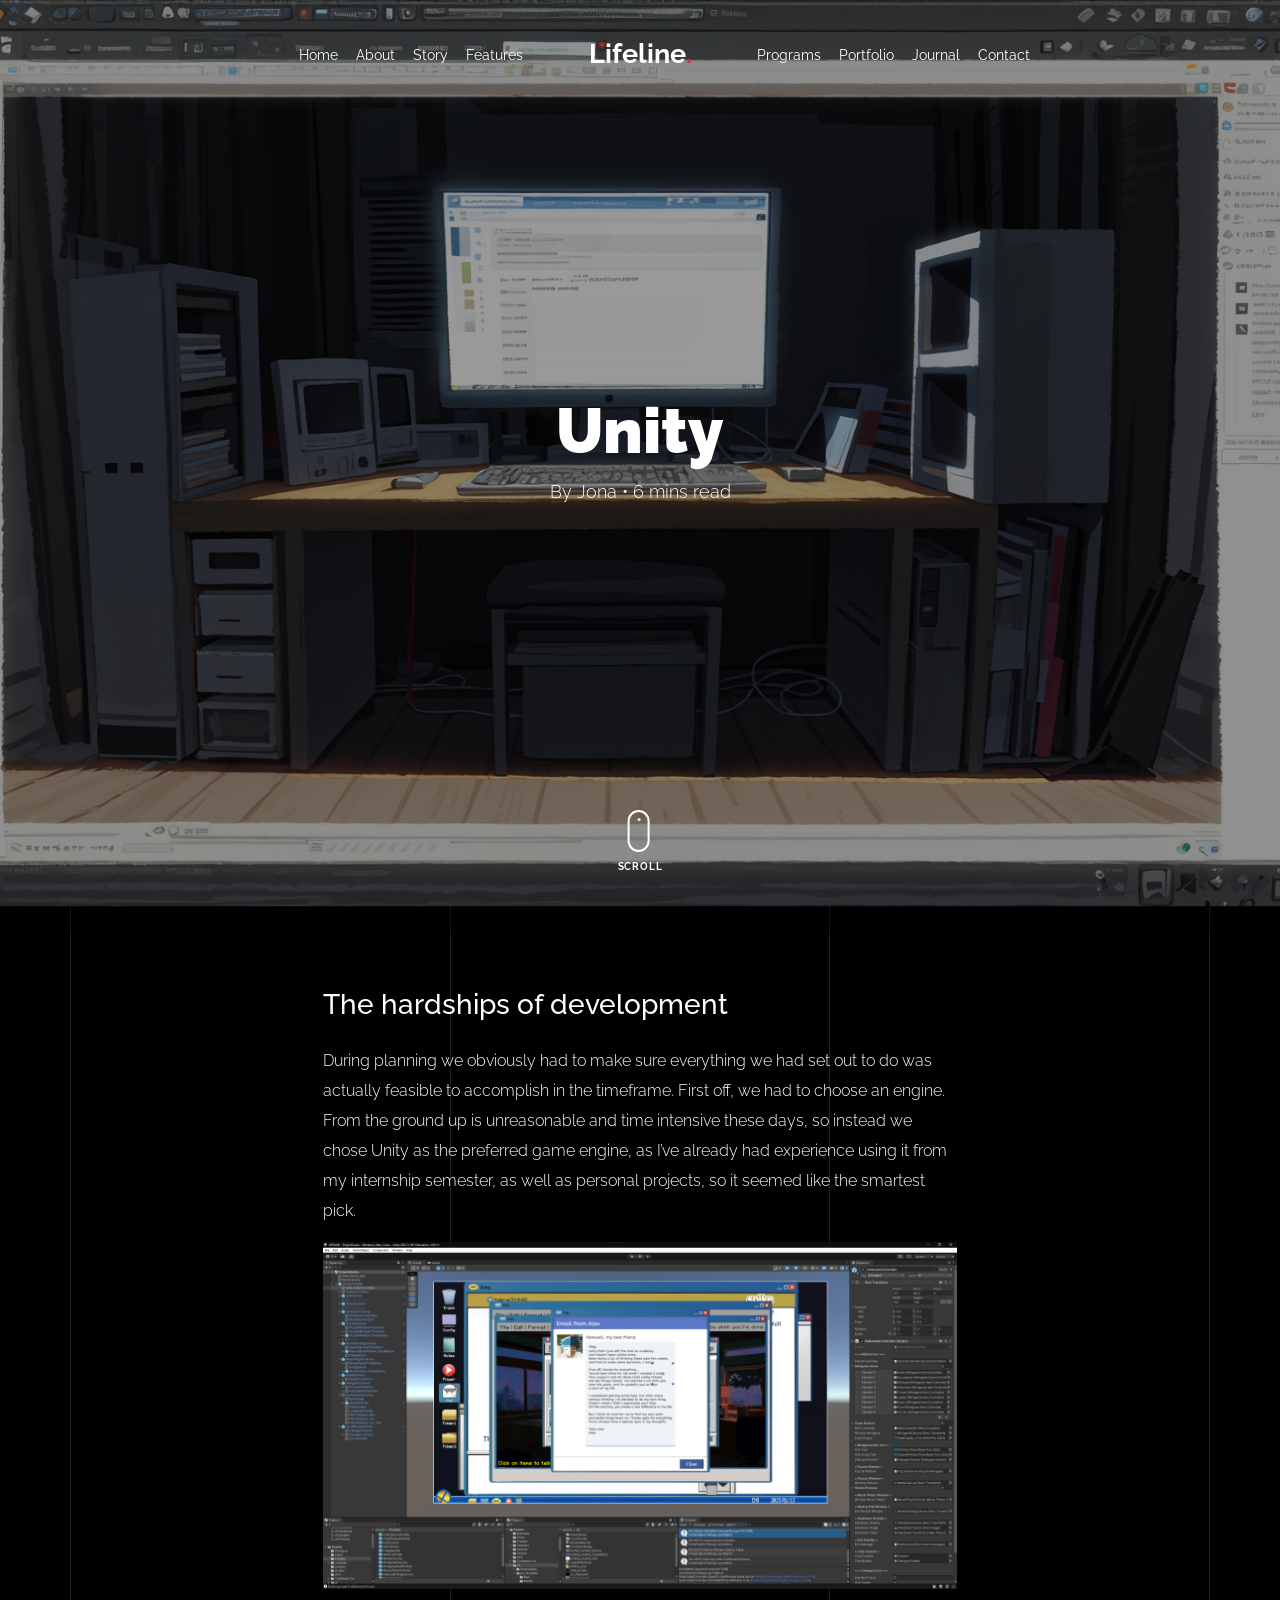
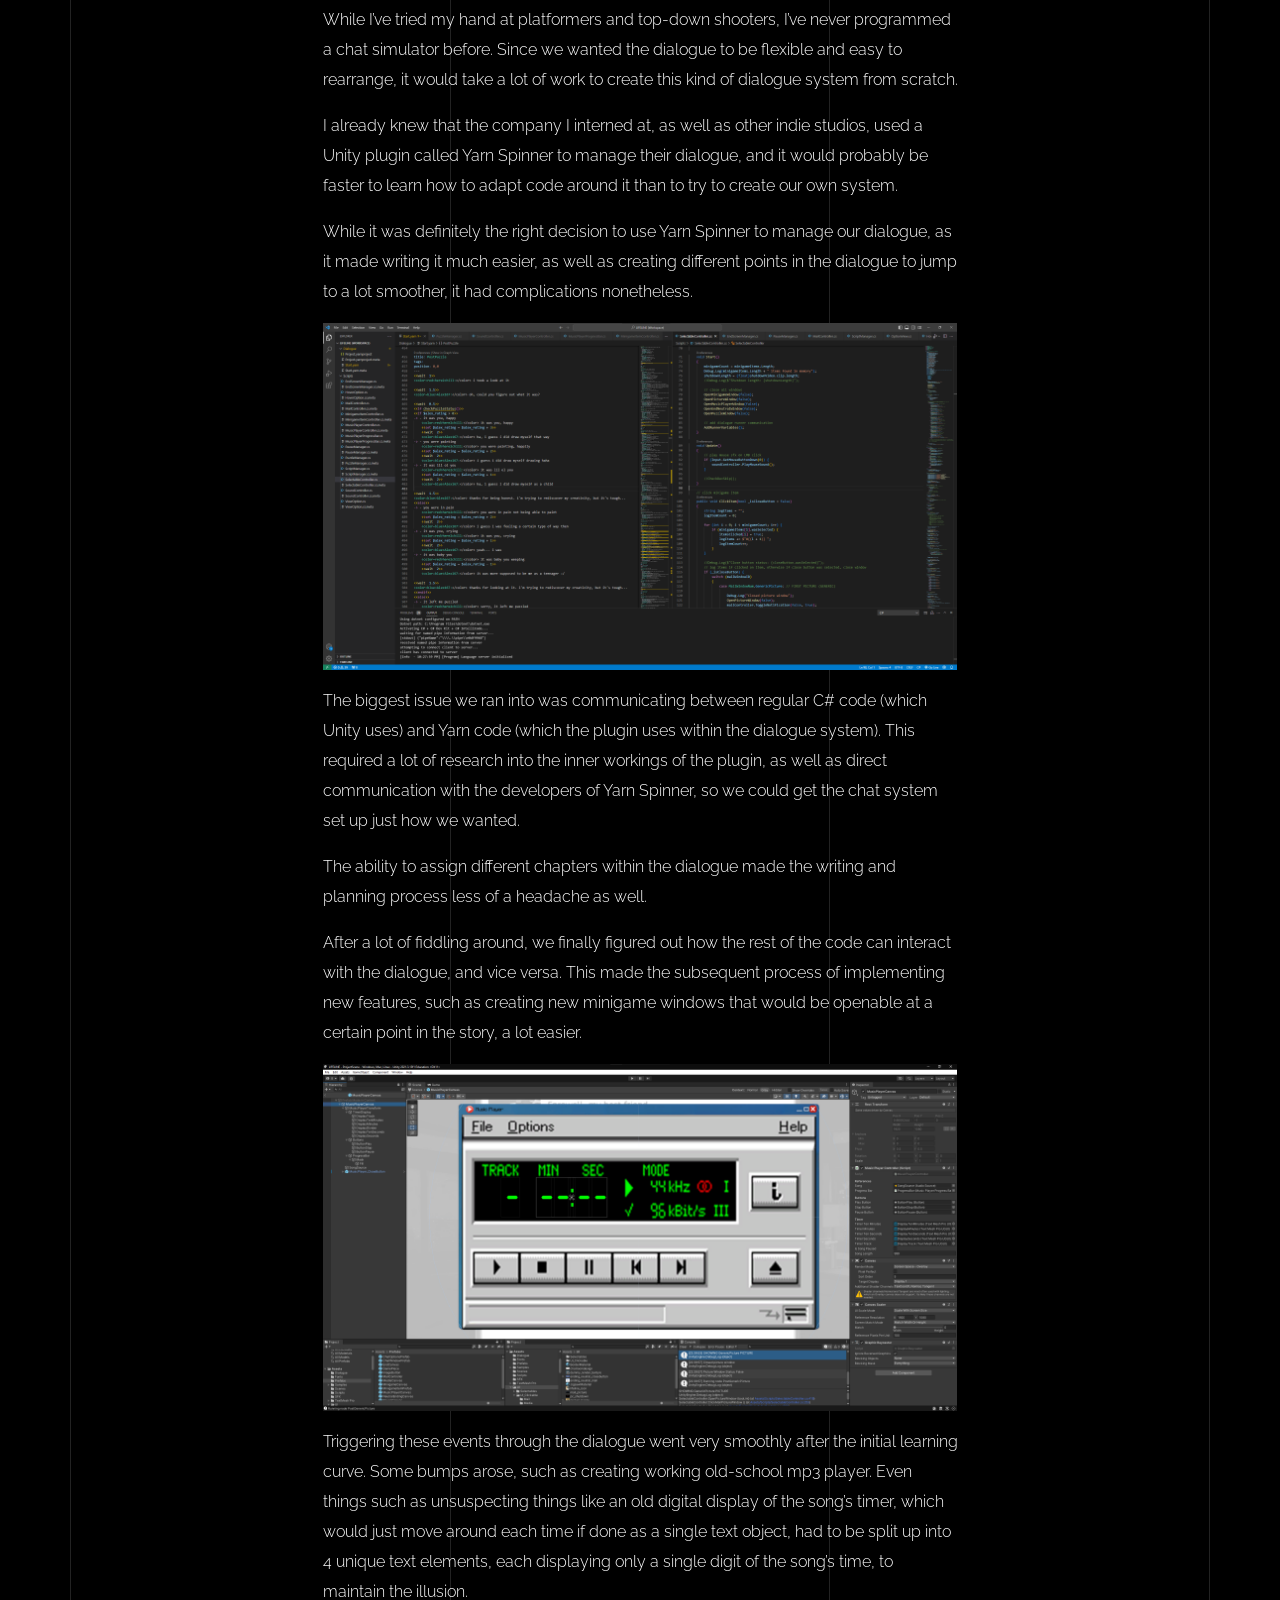
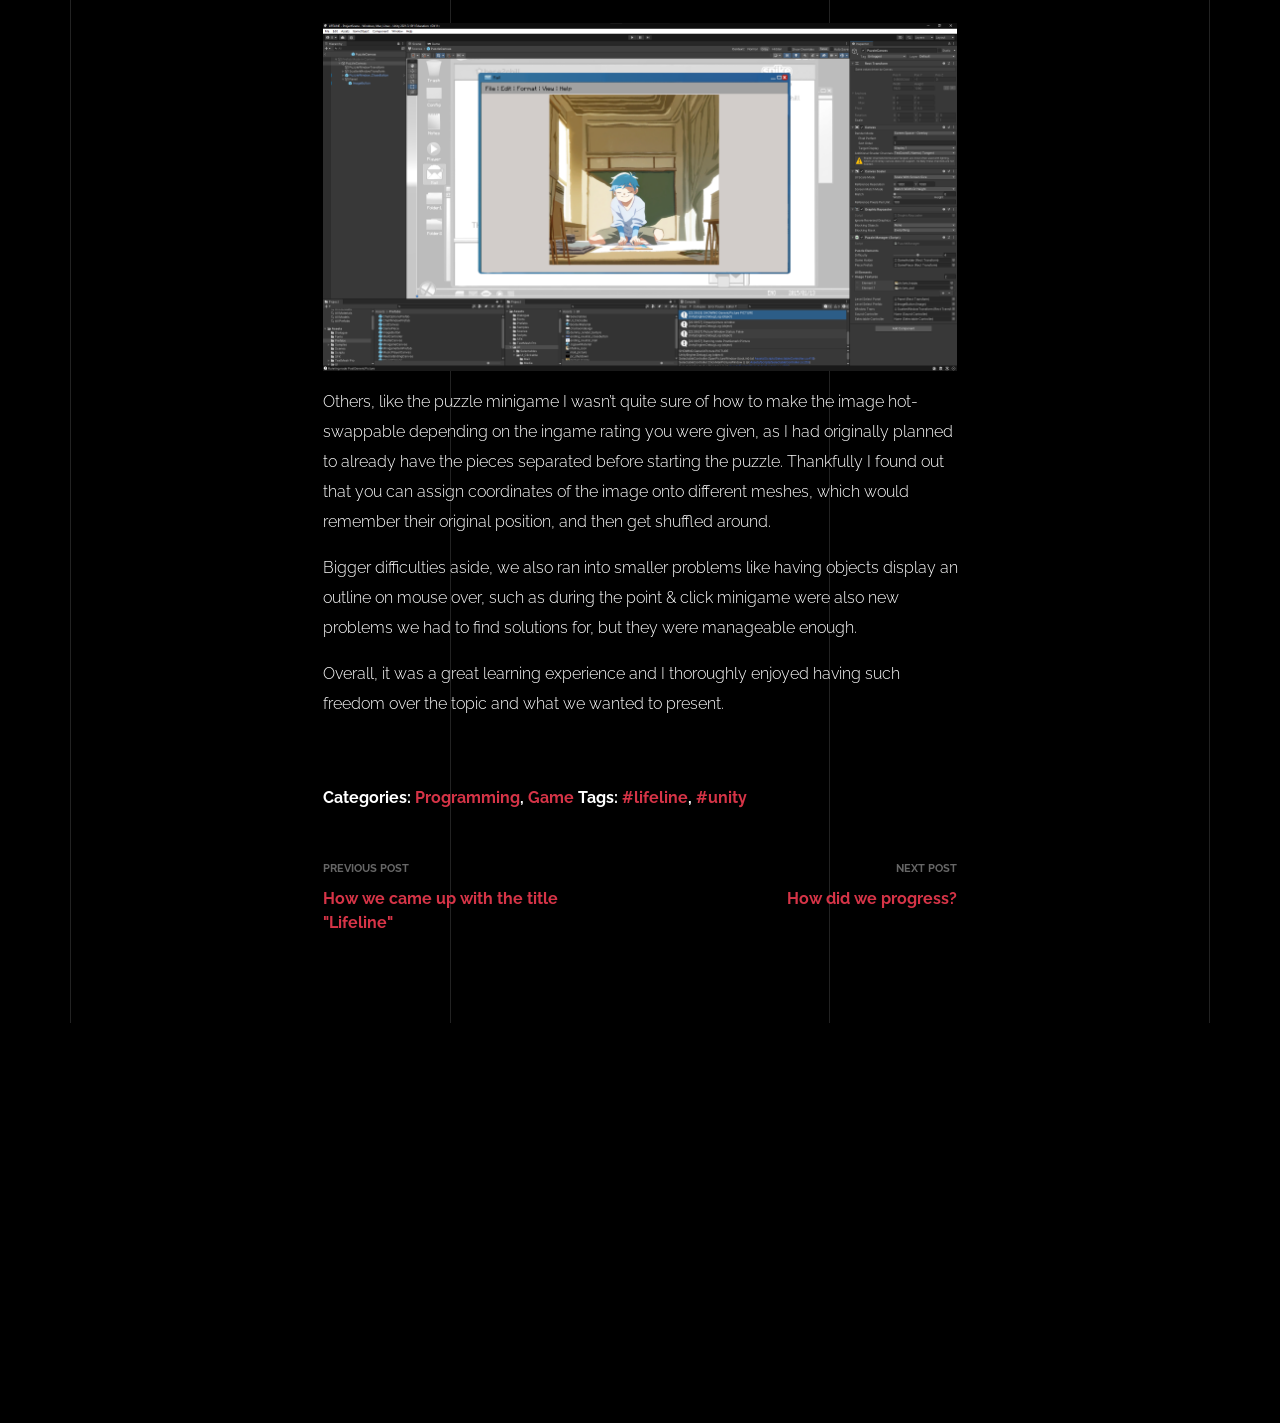
<file: blog-single-3.html>
<!doctype html>
<html lang="en">
  <head>
    <title>Lifeline &mdash; A  portfolio for our university project "Lifeline"</title>
    <meta charset="utf-8">
    <meta name="viewport" content="width=device-width, initial-scale=1, shrink-to-fit=no">
    
    <meta name="description" content="">
    <meta name="keywords" content="html, css, javascript, jquery">
    <meta name="author" content="">

    <link rel="stylesheet" href="css/vendor/icomoon/style.css">
    <link rel="stylesheet" href="css/vendor/owl.carousel.min.css">
    <link rel="stylesheet" href="css/vendor/aos.css">
    <link rel="stylesheet" href="css/vendor/animate.min.css">
    <link rel="stylesheet" href="css/vendor/bootstrap.min.css">
    <link rel="stylesheet" href="css/vendor/jquery.fancybox.min.css">
    

    <!-- Theme Style -->
    <link rel="stylesheet" href="css/style.css">

  </head>
  <body data-spy="scroll" data-target=".site-nav-target" data-offset="200">

    <nav class="unslate_co--site-mobile-menu">
      <div class="close-wrap d-flex">
        <a href="#" class="d-flex ml-auto js-menu-toggle">
          <span class="close-label">Close</span>
          <div class="close-times">
            <span class="bar1"></span>
            <span class="bar2"></span>
          </div>
        </a>
      </div>
      <div class="site-mobile-inner"></div>
    </nav>


    <div class="unslate_co--site-wrap">

      <div class="unslate_co--site-inner">

        <div class="lines-wrap">
          <div class="lines-inner">
            <div class="lines"></div>
          </div>
        </div>
        <!-- END lines -->
      
      <nav class="unslate_co--site-nav site-nav-target">

        <div class="container">
        
          <div class="row align-items-center justify-content-between text-left">
            <div class="col-md-5 text-right">
              <ul class="site-nav-ul js-clone-nav text-left d-none d-lg-inline-block">
                <li class="has-children">
                  <a href="index.html#home-section" class="nav-link">Home</a>
                </li>
                <li><a href="index.html#about-section" class="nav-link">About</a></li>
                <li><a href="index.html#testimonial-section" class="nav-link">Story</a></li>
                <li><a href="index.html#services-section" class="nav-link">Features</a></li>
              </ul>
            </div>
            <div class="site-logo pos-absolute">
              <a href="index.html" class="unslate_co--site-logo">Lifeline<span>.</span></a>
            </div>
            <div class="col-md-5 text-right text-lg-left">
              <ul class="site-nav-ul js-clone-nav text-left d-none d-lg-inline-block">
                <li><a href="index.html#skills-section" class="nav-link">Programs</a></li>
                <li><a href="index.html#portfolio-section" class="nav-link">Portfolio</a></li>
                <li><a href="index.html#journal-section" class="nav-link active">Journal</a></li>
                <li><a href="index.html#contact-section" class="nav-link">Contact</a></li>
              </ul>

              <ul class="site-nav-ul-none-onepage text-right d-inline-block d-lg-none">
                <li><a href="#" class="js-menu-toggle">Menu</a></li>
              </ul>

            </div>
          </div>
        </div>

      </nav>
      <!-- END nav -->

      <div class="cover-v1 jarallax overlay" style="background-image: url('images/mon.png');">
        <div class="container">
          <div class="row align-items-center">
              
            <div class="col-md-8 mx-auto text-center">
              <h1 class="blog-heading" data-aos="fade-up" data-aos-delay="0">Unity</h1>
              <div class="post-meta" data-aos="fade-up" data-aos-delay="100">By Jona &bullet; 6 mins read</div>
            </div>

          </div>
        </div>


        <!-- dov -->
        <a href="#blog-single-section" class="mouse-wrap smoothscroll">
          <span class="mouse">
            <span class="scroll"></span>
          </span>
          <span class="mouse-label">Scroll</span>
        </a>

      </div>
      <!-- END .cover-v1 -->

      <div class="unslate_co--section" id="blog-single-section">
        <div class="container">
          <div class="row justify-content-center">
            <div class="col-md-7">
              <h3 class="mb-4">The hardships of development</h3>
              <p>During planning we obviously had to make sure everything we had set out to do was actually feasible to accomplish in the timeframe.
                First off, we had to choose an engine. From the ground up is unreasonable and time intensive these days, so instead we chose Unity as the preferred game engine, as I’ve already had experience using it from my internship semester, as well as personal projects, so it seemed like the smartest pick. </p>
              <p><img src="images/article_picture01.png" alt="Image" class="img-fluid"></p>
              <p>While I’ve tried my hand at platformers and top-down shooters, I’ve never programmed a chat simulator before. Since we wanted the dialogue to be flexible and easy to rearrange, it would take a lot of work to create this kind of dialogue system from scratch. </p>
              <p>I already knew that the company I interned at, as well as other indie studios, used a Unity plugin called Yarn Spinner to manage their dialogue, and it would probably be faster to learn how to adapt code around it than to try to create our own system.</p>
              <p>While it was definitely the right decision to use Yarn Spinner to manage our dialogue, as it made writing it much easier, as well as creating different points in the dialogue to jump to a lot smoother, it had complications nonetheless.</p>
              <p><img src="images/article_picture02.png" alt="Image" class="img-fluid"></p>
              <p>The biggest issue we ran into was communicating between regular C# code (which Unity uses) and Yarn code (which the plugin uses within the dialogue system). This required a lot of research into the inner workings of the plugin, as well as direct communication with the developers of Yarn Spinner, so we could get the chat system set up just how we wanted. </p>
              <p>The ability to assign different chapters within the dialogue made the writing and planning process less of a headache as well. </p>
              <p>After a lot of fiddling around, we finally figured out how the rest of the code can interact with the dialogue, and vice versa. This made the subsequent process of implementing new features, such as creating new minigame windows that would be openable at a certain point in the story, a lot easier.</p>
              <p><img src="images/article_picture03.png" alt="Image" class="img-fluid"></p>
              <p>Triggering these events through the dialogue went very smoothly after the initial learning curve.
                Some bumps arose, such as creating working old-school mp3 player.
                Even things such as unsuspecting things like an old digital display of the song’s timer, which would just move around each time if done as a single text object, had to be split up into 4 unique text elements, each displaying only a single digit of the song’s time, to maintain the illusion.</p>
                <p><img src="images/article_picture04.png" alt="Image" class="img-fluid"></p>
                <P>Others, like the puzzle minigame I wasn’t quite sure of how to make the image hot-swappable depending on the ingame rating you were given, as I had originally planned to already have the pieces separated before starting the puzzle.
                  Thankfully I found out that you can assign coordinates of the image onto different meshes, which would remember their original position, and then get shuffled around.</P>
                <p>Bigger difficulties aside, we also ran into smaller problems like having objects display an outline on mouse over, such as during the point & click minigame were also new problems we had to find solutions for, but they were manageable enough.</p>
                <P>Overall, it was a great learning experience and I thoroughly enjoyed having such freedom over the topic and what we wanted to present.</P>

              <div class="pt-5 categories_tags ">
                <p>Categories:  <a href="#">Programming</a>, <a href="#">Game</a>  Tags: <a href="#">#lifeline</a>, <a href="#">#unity</a></p>
              </div>

              <div class="post-single-navigation d-flex align-items-stretch">
                <a href="blog-single-2.html" class="mr-auto w-50 pr-4">
                  <span class="d-block">Previous Post</span>
                  How we came up with the title "Lifeline"
                </a>
                <a href="blog-single-4.html" class="ml-auto w-50 text-right pl-4">
                  <span class="d-block">Next Post</span>
                  How did we progress?
                </a>
              </div>
            </div>
          </div>
        </div>
      </div>

      
      </div> 

      <footer class="unslate_co--footer unslate_co--section">
        <div class="container">
          <div class="row justify-content-center">
            <div class="col-md-7">
              
              <div class="footer-site-logo"><a href="index.html">Lifeline<span>.</span></a></div>

              <ul class="footer-site-social">
                <li><a href="https://www.hs-furtwangen.de/">HFU</a></li>
                <li><a href="https://github.com/gganbu/gganbu.github.io/tree/main">GitHub</a></li>
              </ul>

              <p class="site-copyright">
                
                Copyright &copy;
                <script>
                  document.write(new Date().getFullYear());
                </script> All rights reserved | Created by Marc & Jona <i class="icon-star"
                  aria-hidden="true"></i> <a href="https://www.hs-furtwangen.de/" target="_blank">HFU University</a>
              
              </p>

            </div>
          </div>
        </div>
      </footer>

      
    </div>

    <!-- Loader -->
    <div id="unslate_co--overlayer"></div>
    <div class="site-loader-wrap">
      <div class="site-loader"></div>
    </div>

    <script src="js/scripts-dist.js"></script>
    <script src="js/main.js"></script>

  </body>
</html>
</file>
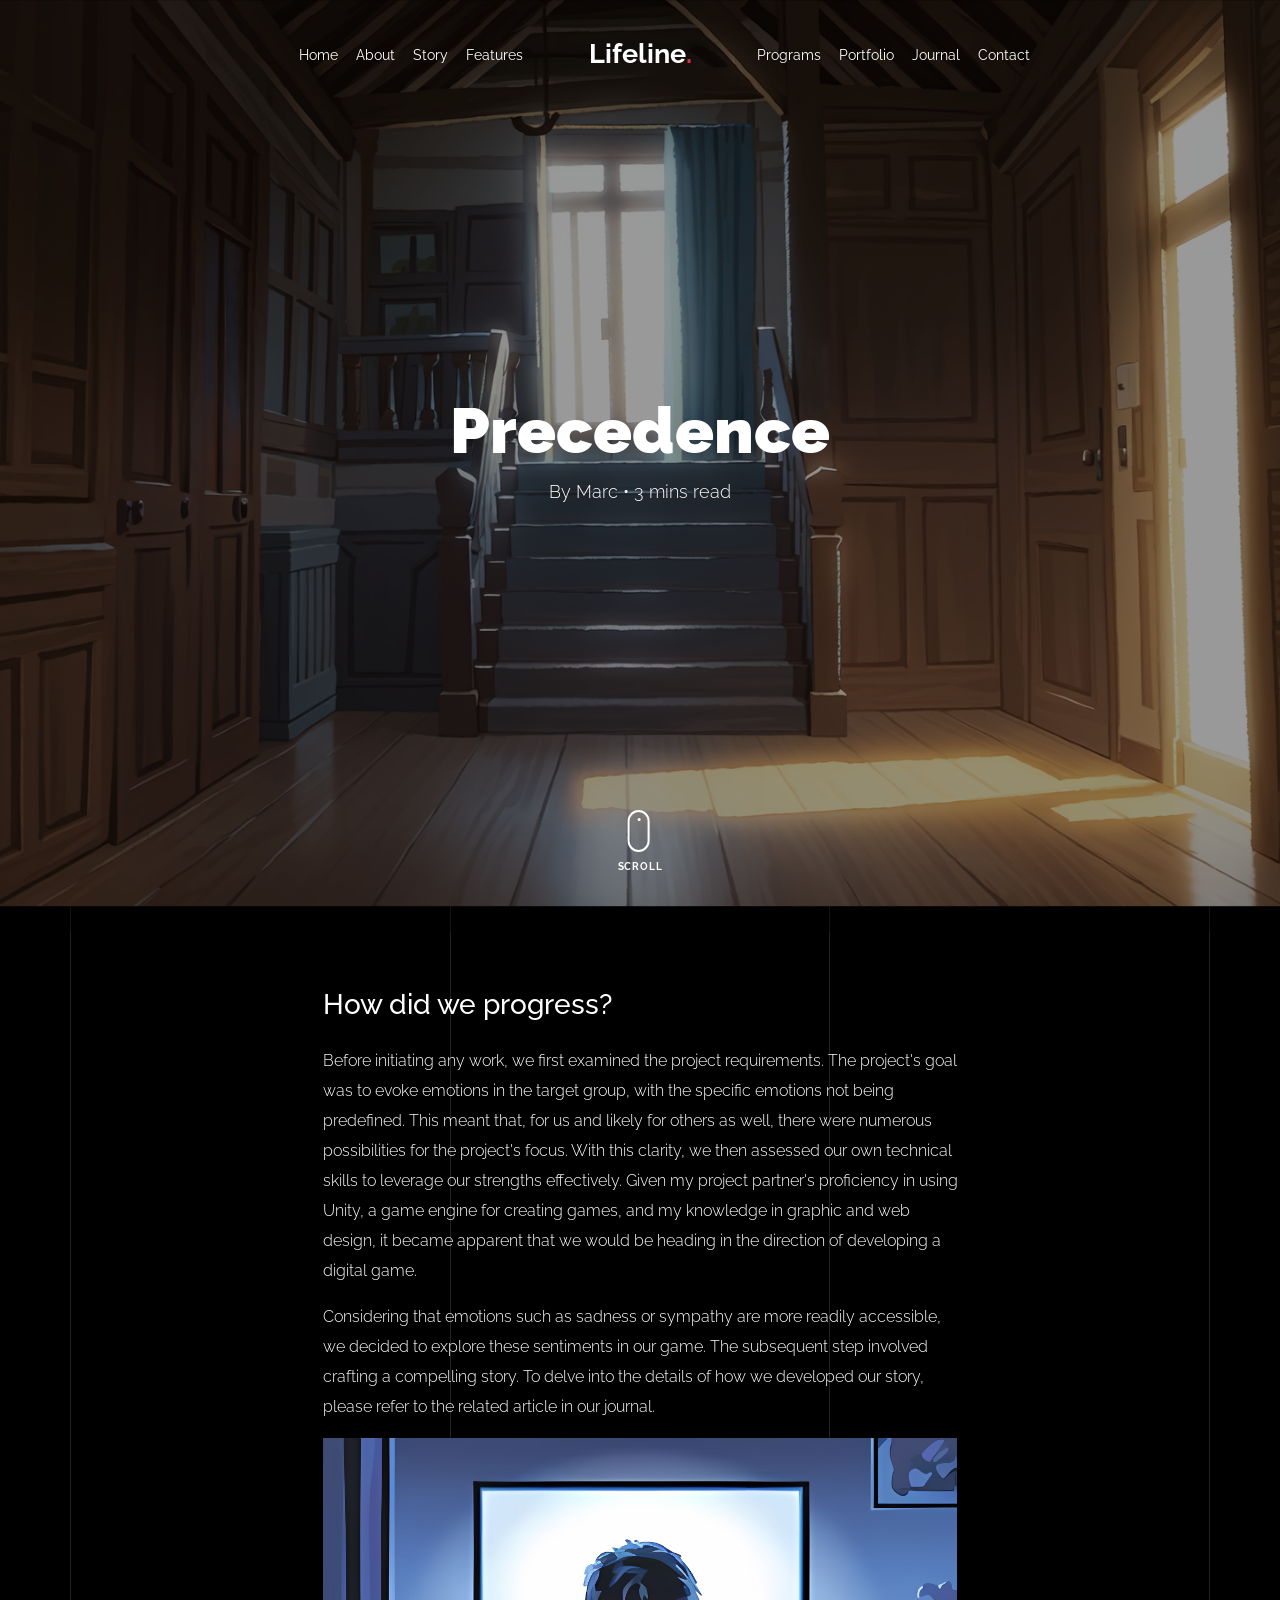
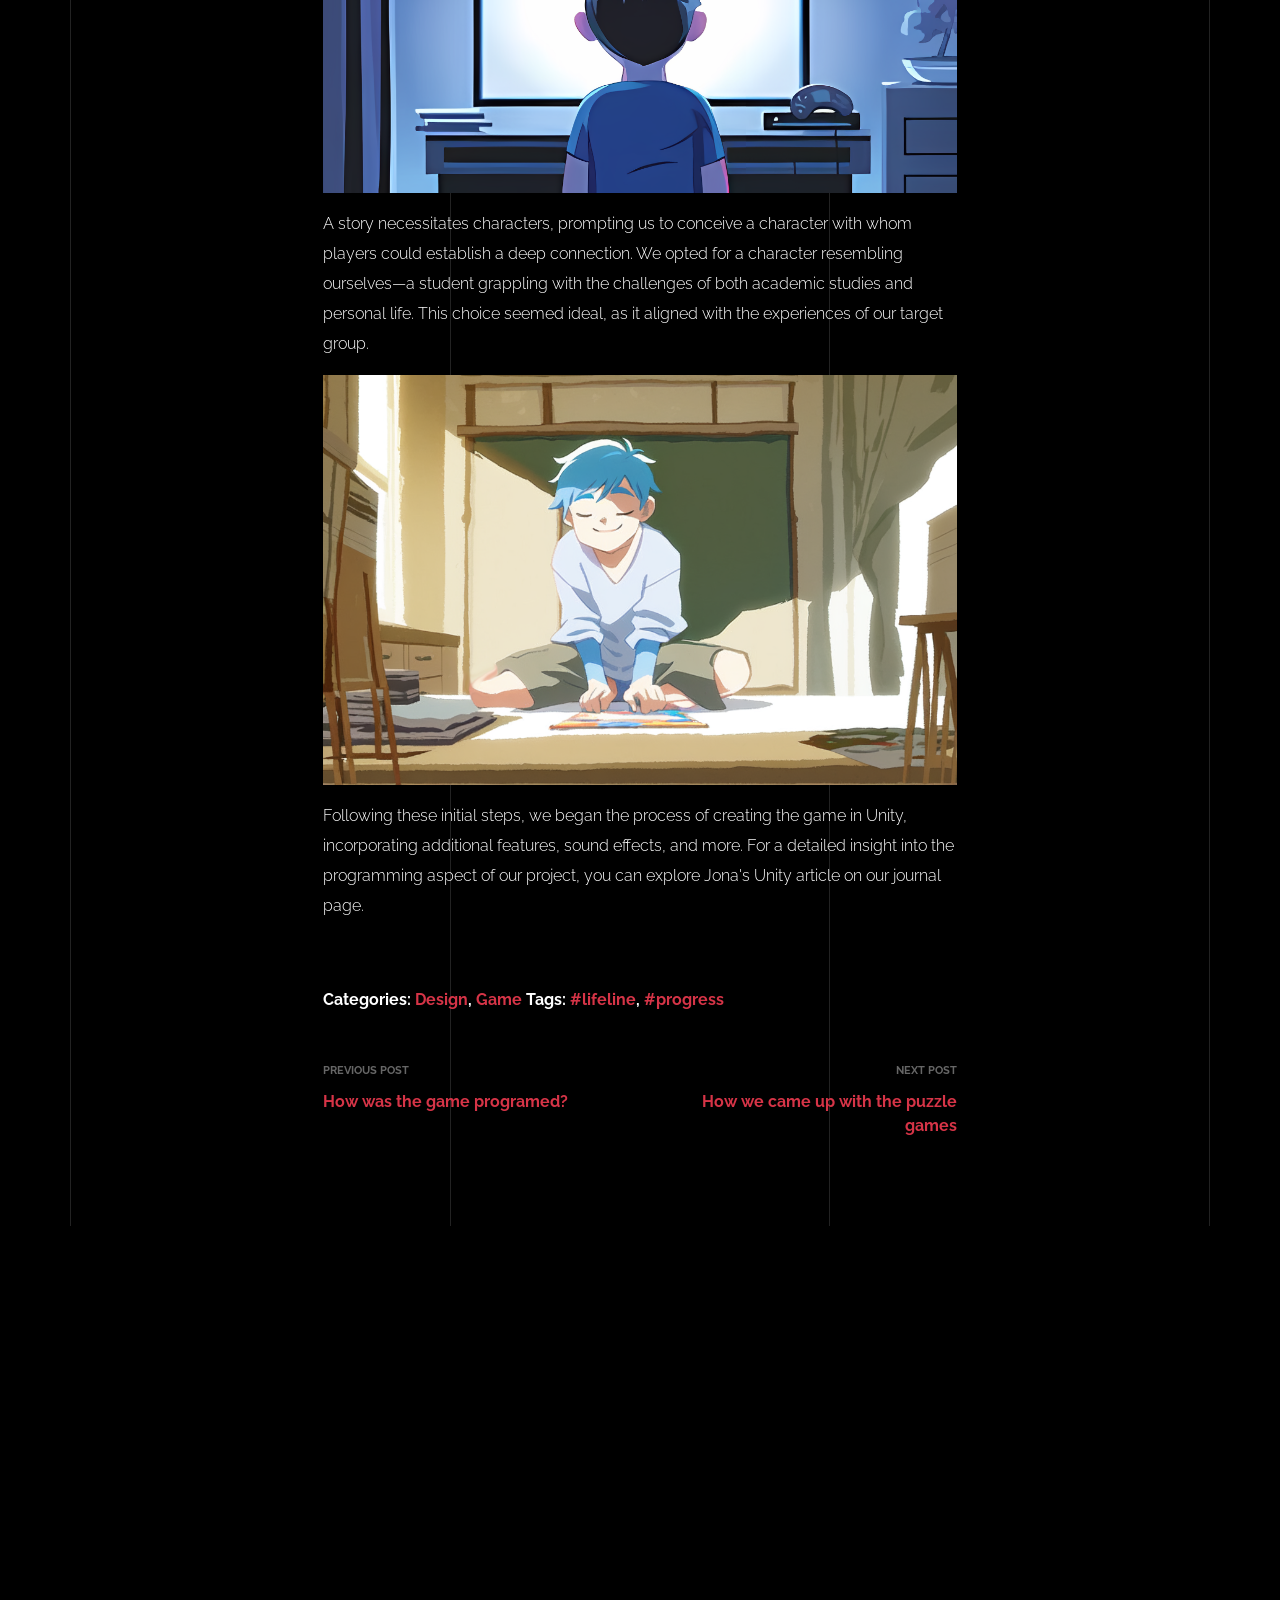
<file: blog-single-4.html>
<!doctype html>
<html lang="en">
  <head>
    <title>Lifeline &mdash; A  portfolio for our university project "Lifeline"</title>
    <meta charset="utf-8">
    <meta name="viewport" content="width=device-width, initial-scale=1, shrink-to-fit=no">
    
    <meta name="description" content="">
    <meta name="keywords" content="html, css, javascript, jquery">
    <meta name="author" content="">

    <link rel="stylesheet" href="css/vendor/icomoon/style.css">
    <link rel="stylesheet" href="css/vendor/owl.carousel.min.css">
    <link rel="stylesheet" href="css/vendor/aos.css">
    <link rel="stylesheet" href="css/vendor/animate.min.css">
    <link rel="stylesheet" href="css/vendor/bootstrap.min.css">
    <link rel="stylesheet" href="css/vendor/jquery.fancybox.min.css">
    

    <!-- Theme Style -->
    <link rel="stylesheet" href="css/style.css">

  </head>
  <body data-spy="scroll" data-target=".site-nav-target" data-offset="200">

    <nav class="unslate_co--site-mobile-menu">
      <div class="close-wrap d-flex">
        <a href="#" class="d-flex ml-auto js-menu-toggle">
          <span class="close-label">Close</span>
          <div class="close-times">
            <span class="bar1"></span>
            <span class="bar2"></span>
          </div>
        </a>
      </div>
      <div class="site-mobile-inner"></div>
    </nav>


    <div class="unslate_co--site-wrap">

      <div class="unslate_co--site-inner">

        <div class="lines-wrap">
          <div class="lines-inner">
            <div class="lines"></div>
          </div>
        </div>
        <!-- END lines -->
      
      <nav class="unslate_co--site-nav site-nav-target">

        <div class="container">
        
          <div class="row align-items-center justify-content-between text-left">
            <div class="col-md-5 text-right">
              <ul class="site-nav-ul js-clone-nav text-left d-none d-lg-inline-block">
                <li class="has-children">
                  <a href="index.html#home-section" class="nav-link">Home</a>
                </li>
                <li><a href="index.html#about-section" class="nav-link">About</a></li>
                <li><a href="index.html#testimonial-section" class="nav-link">Story</a></li>
                <li><a href="index.html#services-section" class="nav-link">Features</a></li>
              </ul>
            </div>
            <div class="site-logo pos-absolute">
              <a href="index.html" class="unslate_co--site-logo">Lifeline<span>.</span></a>
            </div>
            <div class="col-md-5 text-right text-lg-left">
              <ul class="site-nav-ul js-clone-nav text-left d-none d-lg-inline-block">
                <li><a href="index.html#skills-section" class="nav-link">Programs</a></li>
                <li><a href="index.html#portfolio-section" class="nav-link">Portfolio</a></li>
                <li><a href="index.html#journal-section" class="nav-link active">Journal</a></li>
                <li><a href="index.html#contact-section" class="nav-link">Contact</a></li>
              </ul>

              <ul class="site-nav-ul-none-onepage text-right d-inline-block d-lg-none">
                <li><a href="#" class="js-menu-toggle">Menu</a></li>
              </ul>

            </div>
          </div>
        </div>

      </nav>
      <!-- END nav -->

      <div class="cover-v1 jarallax overlay" style="background-image: url('images/stairs.png');">
        <div class="container">
          <div class="row align-items-center">
              
            <div class="col-md-8 mx-auto text-center">
              <h1 class="blog-heading" data-aos="fade-up" data-aos-delay="0">Precedence</h1>
              <div class="post-meta" data-aos="fade-up" data-aos-delay="100">By Marc &bullet; 3 mins read</div>
            </div>

          </div>
        </div>


        <!-- dov -->
        <a href="#blog-single-section" class="mouse-wrap smoothscroll">
          <span class="mouse">
            <span class="scroll"></span>
          </span>
          <span class="mouse-label">Scroll</span>
        </a>

      </div>
      <!-- END .cover-v1 -->

      <div class="unslate_co--section" id="blog-single-section">
        <div class="container">
          <div class="row justify-content-center">
            <div class="col-md-7">
              <h3 class="mb-4">How did we progress?</h3>
              <p>Before initiating any work, we first examined the project requirements. The project's goal was to evoke emotions in the target group, with the specific emotions not being predefined. This meant that, for us and likely for others as well, there were numerous possibilities for the project's focus. With this clarity, we then assessed our own technical skills to leverage our strengths effectively. Given my project partner's proficiency in using Unity, a game engine for creating games, and my knowledge in graphic and web design, it became apparent that we would be heading in the direction of developing a digital game.</p>
              <p> Considering that emotions such as sadness or sympathy are more readily accessible, we decided to explore these sentiments in our game. The subsequent step involved crafting a compelling story. To delve into the details of how we developed our story, please refer to the related article in our journal.</p>
              <p><img src="images/alex_tv.png" alt="Image" class="img-fluid"></p>
              <p>A story necessitates characters, prompting us to conceive a character with whom players could establish a deep connection. We opted for a character resembling ourselves—a student grappling with the challenges of both academic studies and personal life. This choice seemed ideal, as it aligned with the experiences of our target group.</p>
              <p><img src="images/puz_pos_2.png" alt="Image" class="img-fluid"></p>
              <p>Following these initial steps, we began the process of creating the game in Unity, incorporating additional features, sound effects, and more. For a detailed insight into the programming aspect of our project, you can explore Jona's Unity article on our journal page.</p>

              <div class="pt-5 categories_tags ">
                <p>Categories:  <a href="#">Design</a>, <a href="#">Game</a>  Tags: <a href="#">#lifeline</a>, <a href="#">#progress</a></p>
              </div>

              <div class="post-single-navigation d-flex align-items-stretch">
                <a href="blog-single-3.html" class="mr-auto w-50 pr-4">
                  <span class="d-block">Previous Post</span>
                  How was the game programed?
                </a>
                <a href="blog-single-5.html" class="ml-auto w-50 text-right pl-4">
                  <span class="d-block">Next Post</span>
                  How we came up with the puzzle games
                </a>
              </div>
            </div>
          </div>
        </div>
      </div>

      
      </div> 

      <footer class="unslate_co--footer unslate_co--section">
        <div class="container">
          <div class="row justify-content-center">
            <div class="col-md-7">
              
              <div class="footer-site-logo"><a href="index.html">Lifeline<span>.</span></a></div>

              <ul class="footer-site-social">
                <li><a href="https://www.hs-furtwangen.de/">HFU</a></li>
                <li><a href="https://github.com/gganbu/gganbu.github.io/tree/main">GitHub</a></li>
              </ul>

              <p class="site-copyright">
                
                Copyright &copy;
                <script>
                  document.write(new Date().getFullYear());
                </script> All rights reserved | Created by Marc & Jona <i class="icon-star"
                  aria-hidden="true"></i> <a href="https://www.hs-furtwangen.de/" target="_blank">HFU University</a>
              
              </p>

            </div>
          </div>
        </div>
      </footer>

      
    </div>

    <!-- Loader -->
    <div id="unslate_co--overlayer"></div>
    <div class="site-loader-wrap">
      <div class="site-loader"></div>
    </div>

    <script src="js/scripts-dist.js"></script>
    <script src="js/main.js"></script>

  </body>
</html>
</file>
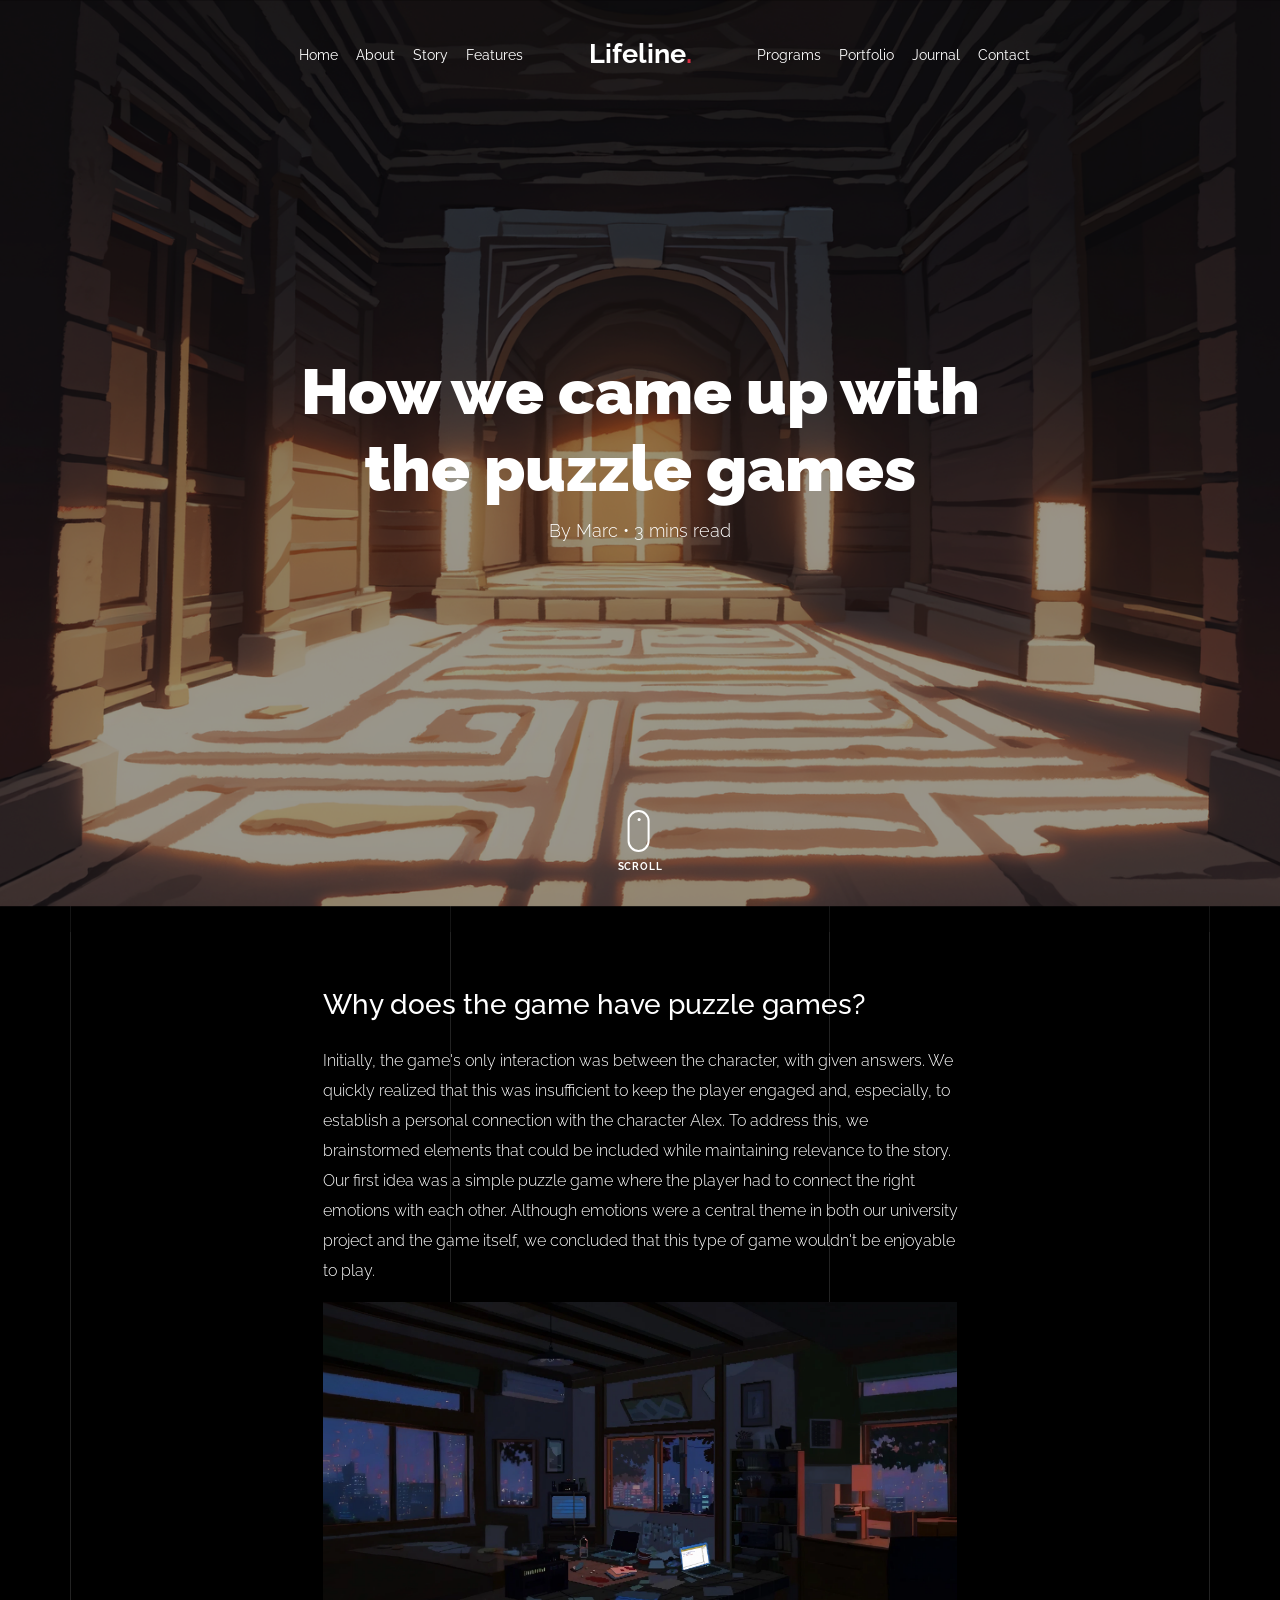
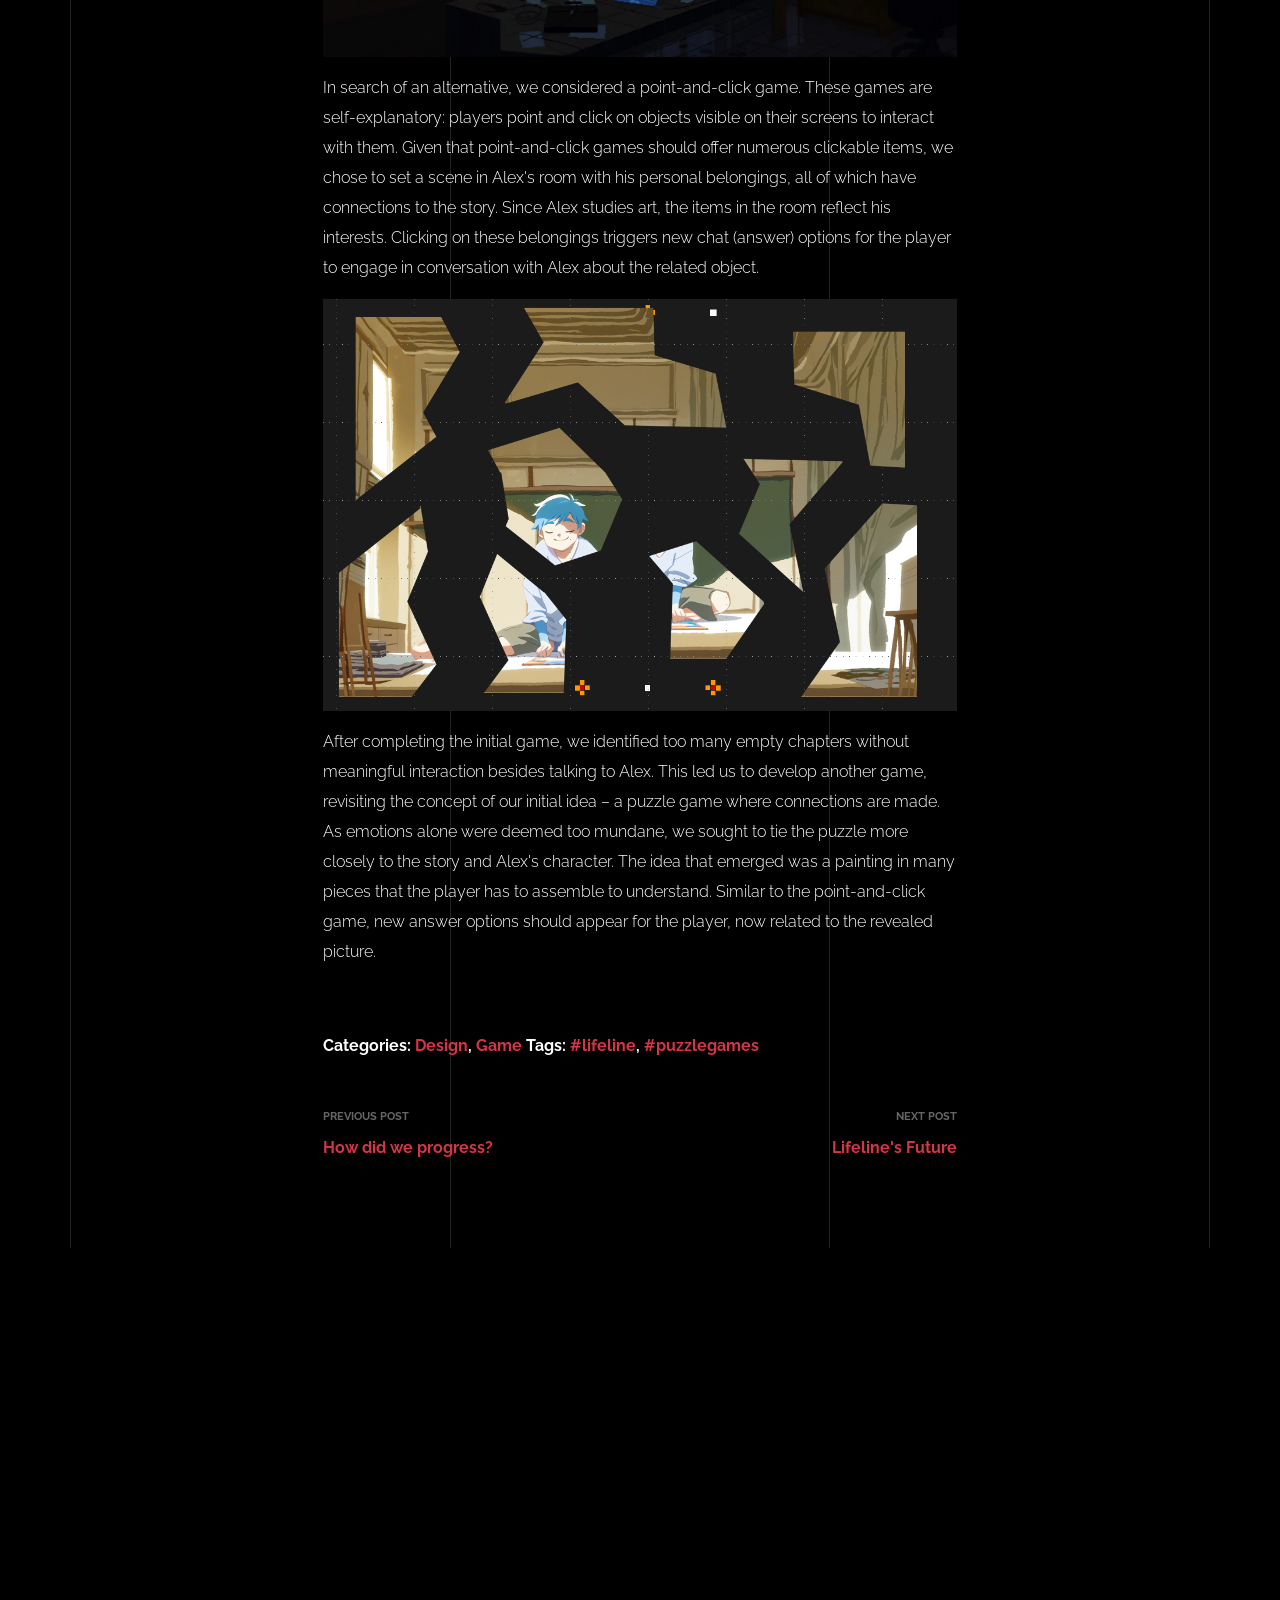
<file: blog-single-5.html>
<!doctype html>
<html lang="en">
  <head>
    <title>Lifeline &mdash; A  portfolio for our university project "Lifeline"</title>
    <meta charset="utf-8">
    <meta name="viewport" content="width=device-width, initial-scale=1, shrink-to-fit=no">
    
    <meta name="description" content="">
    <meta name="keywords" content="html, css, javascript, jquery">
    <meta name="author" content="">

    <link rel="stylesheet" href="css/vendor/icomoon/style.css">
    <link rel="stylesheet" href="css/vendor/owl.carousel.min.css">
    <link rel="stylesheet" href="css/vendor/aos.css">
    <link rel="stylesheet" href="css/vendor/animate.min.css">
    <link rel="stylesheet" href="css/vendor/bootstrap.min.css">
    <link rel="stylesheet" href="css/vendor/jquery.fancybox.min.css">
    

    <!-- Theme Style -->
    <link rel="stylesheet" href="css/style.css">

  </head>
  <body data-spy="scroll" data-target=".site-nav-target" data-offset="200">

    <nav class="unslate_co--site-mobile-menu">
      <div class="close-wrap d-flex">
        <a href="#" class="d-flex ml-auto js-menu-toggle">
          <span class="close-label">Close</span>
          <div class="close-times">
            <span class="bar1"></span>
            <span class="bar2"></span>
          </div>
        </a>
      </div>
      <div class="site-mobile-inner"></div>
    </nav>


    <div class="unslate_co--site-wrap">

      <div class="unslate_co--site-inner">

        <div class="lines-wrap">
          <div class="lines-inner">
            <div class="lines"></div>
          </div>
        </div>
        <!-- END lines -->
      
      <nav class="unslate_co--site-nav site-nav-target">

        <div class="container">
        
          <div class="row align-items-center justify-content-between text-left">
            <div class="col-md-5 text-right">
              <ul class="site-nav-ul js-clone-nav text-left d-none d-lg-inline-block">
                <li class="has-children">
                  <a href="index.html#home-section" class="nav-link">Home</a>
                </li>
                <li><a href="index.html#about-section" class="nav-link">About</a></li>
                <li><a href="index.html#testimonial-section" class="nav-link">Story</a></li>
                <li><a href="index.html#services-section" class="nav-link">Features</a></li>
              </ul>
            </div>
            <div class="site-logo pos-absolute">
              <a href="index.html" class="unslate_co--site-logo">Lifeline<span>.</span></a>
            </div>
            <div class="col-md-5 text-right text-lg-left">
              <ul class="site-nav-ul js-clone-nav text-left d-none d-lg-inline-block">
                <li><a href="index.html#skills-section" class="nav-link">Programs</a></li>
                <li><a href="index.html#portfolio-section" class="nav-link">Portfolio</a></li>
                <li><a href="index.html#journal-section" class="nav-link active">Journal</a></li>
                <li><a href="index.html#contact-section" class="nav-link">Contact</a></li>
              </ul>

              <ul class="site-nav-ul-none-onepage text-right d-inline-block d-lg-none">
                <li><a href="#" class="js-menu-toggle">Menu</a></li>
              </ul>

            </div>
          </div>
        </div>

      </nav>
      <!-- END nav -->

      <div class="cover-v1 jarallax overlay" style="background-image: url('images/puzzle.png');">
        <div class="container">
          <div class="row align-items-center">
              
            <div class="col-md-8 mx-auto text-center">
              <h1 class="blog-heading" data-aos="fade-up" data-aos-delay="0">How we came up with the puzzle games</h1>
              <div class="post-meta" data-aos="fade-up" data-aos-delay="100">By Marc &bullet; 3 mins read</div>
            </div>

          </div>
        </div>


        <!-- dov -->
        <a href="#blog-single-section" class="mouse-wrap smoothscroll">
          <span class="mouse">
            <span class="scroll"></span>
          </span>
          <span class="mouse-label">Scroll</span>
        </a>

      </div>
      <!-- END .cover-v1 -->

      <div class="unslate_co--section" id="blog-single-section">
        <div class="container">
          <div class="row justify-content-center">
            <div class="col-md-7">
              <h3 class="mb-4">Why does the game have puzzle games?</h3>
              <p>Initially, the game's only interaction was between the character, with given answers. We quickly realized that this was insufficient to keep the player engaged and, especially, to establish a personal connection with the character Alex. To address this, we brainstormed elements that could be included while maintaining relevance to the story. Our first idea was a simple puzzle game where the player had to connect the right emotions with each other. Although emotions were a central theme in both our university project and the game itself, we concluded that this type of game wouldn't be enjoyable to play. </p>
              <p><img src="images/picture_room.png" alt="Image" class="img-fluid"></p>
              <p>In search of an alternative, we considered a point-and-click game. These games are self-explanatory: players point and click on objects visible on their screens to interact with them. Given that point-and-click games should offer numerous clickable items, we chose to set a scene in Alex's room with his personal belongings, all of which have connections to the story. Since Alex studies art, the items in the room reflect his interests. Clicking on these belongings triggers new chat (answer) options for the player to engage in conversation with Alex about the related object.</p>
              <p><img src="images/puzzle_image.png" alt="Image" class="img-fluid"></p>
              <p>After completing the initial game, we identified too many empty chapters without meaningful interaction besides talking to Alex. This led us to develop another game, revisiting the concept of our initial idea – a puzzle game where connections are made. As emotions alone were deemed too mundane, we sought to tie the puzzle more closely to the story and Alex's character. The idea that emerged was a painting in many pieces that the player has to assemble to understand. Similar to the point-and-click game, new answer options should appear for the player, now related to the revealed picture. </p>

              <div class="pt-5 categories_tags ">
                <p>Categories:  <a href="#">Design</a>, <a href="#">Game</a>  Tags: <a href="#">#lifeline</a>, <a href="#">#puzzlegames</a></p>
              </div>

              <div class="post-single-navigation d-flex align-items-stretch">
                <a href="blog-single-4.html" class="mr-auto w-50 pr-4">
                  <span class="d-block">Previous Post</span>
                  How did we progress?
                </a>
                <a href="blog-single-6.html" class="ml-auto w-50 text-right pl-4">
                  <span class="d-block">Next Post</span>
                  Lifeline's Future
                </a>
              </div>
            </div>
          </div>
        </div>
      </div>

      
      </div> 

      <footer class="unslate_co--footer unslate_co--section">
        <div class="container">
          <div class="row justify-content-center">
            <div class="col-md-7">
              
              <div class="footer-site-logo"><a href="index.html">Lifeline<span>.</span></a></div>

              <ul class="footer-site-social">
                <li><a href="https://www.hs-furtwangen.de/">HFU</a></li>
                <li><a href="https://github.com/gganbu/gganbu.github.io/tree/main">GitHub</a></li>
              </ul>

              <p class="site-copyright">
                
                Copyright &copy;
                <script>
                  document.write(new Date().getFullYear());
                </script> All rights reserved | Created by Marc & Jona <i class="icon-star"
                  aria-hidden="true"></i> <a href="https://www.hs-furtwangen.de/" target="_blank">HFU University</a>
              
              </p>

            </div>
          </div>
        </div>
      </footer>

      
    </div>

    <!-- Loader -->
    <div id="unslate_co--overlayer"></div>
    <div class="site-loader-wrap">
      <div class="site-loader"></div>
    </div>

    <script src="js/scripts-dist.js"></script>
    <script src="js/main.js"></script>

  </body>
</html>
</file>
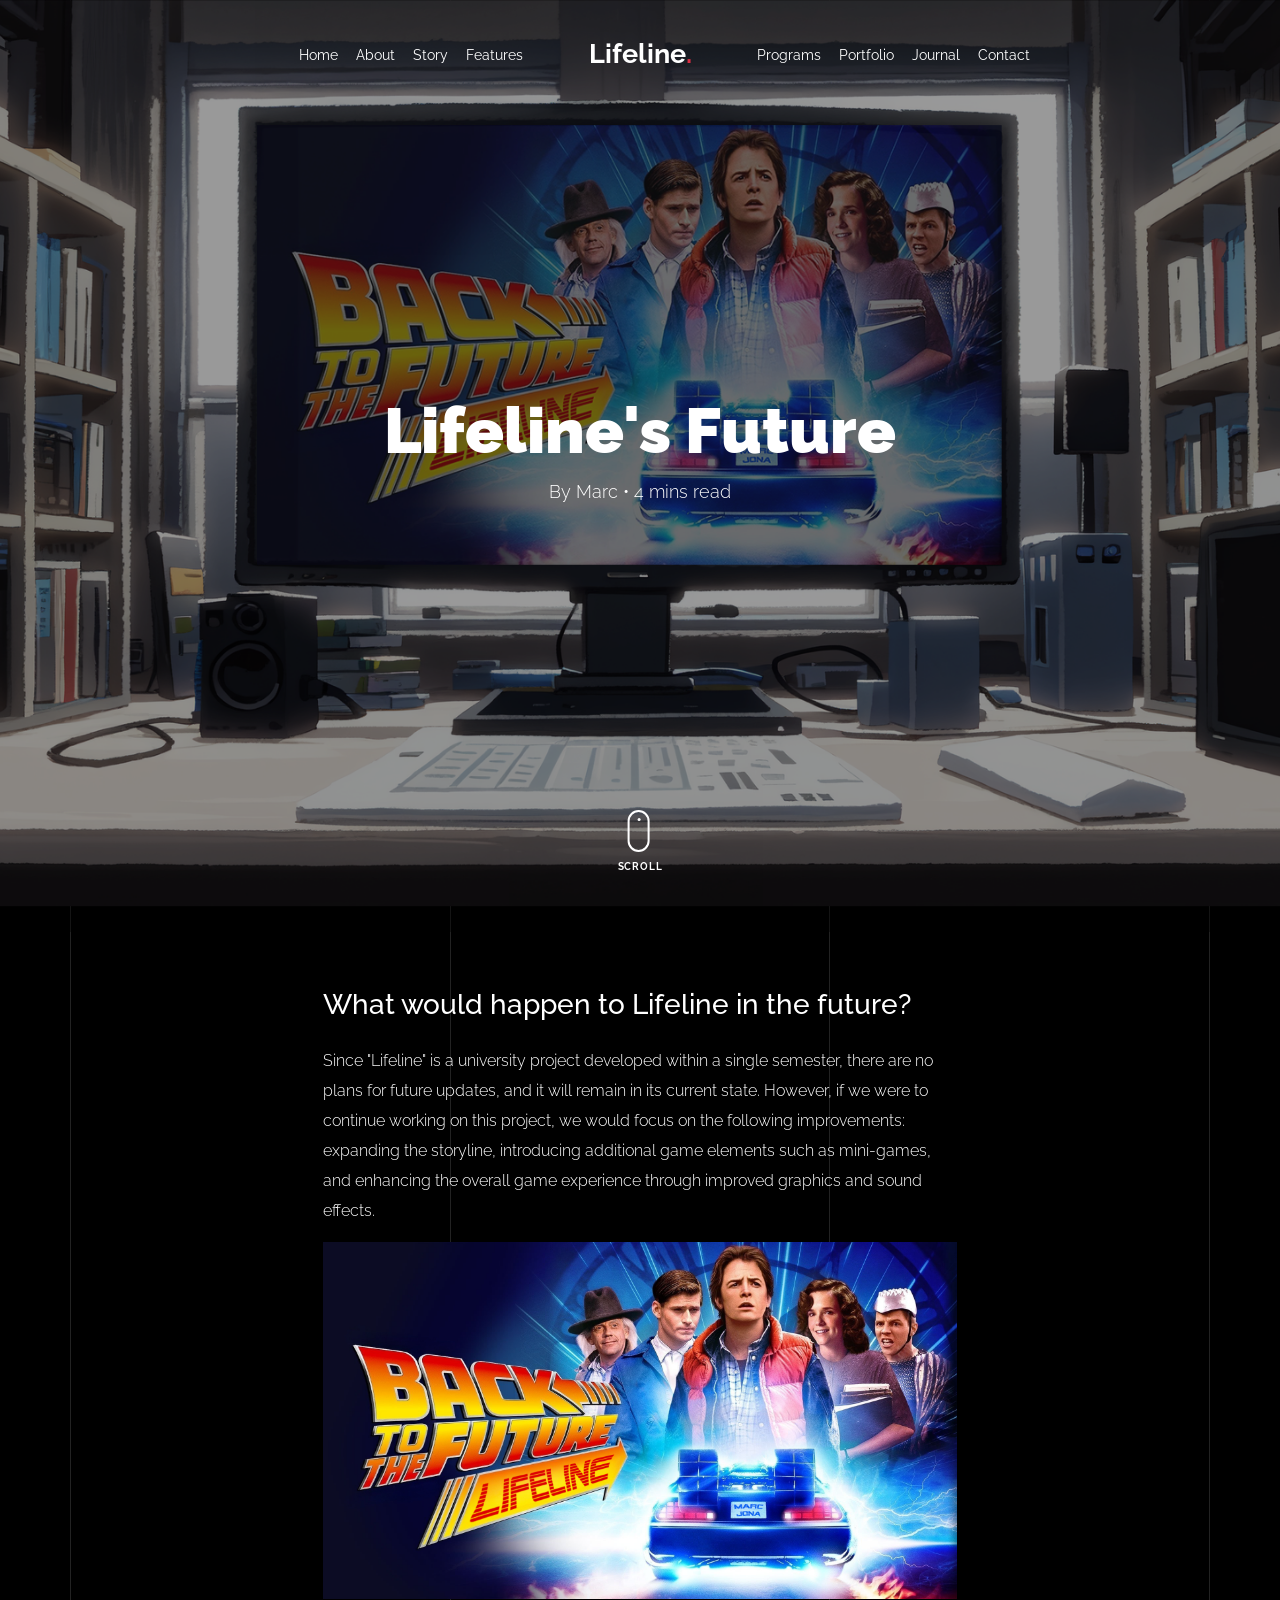
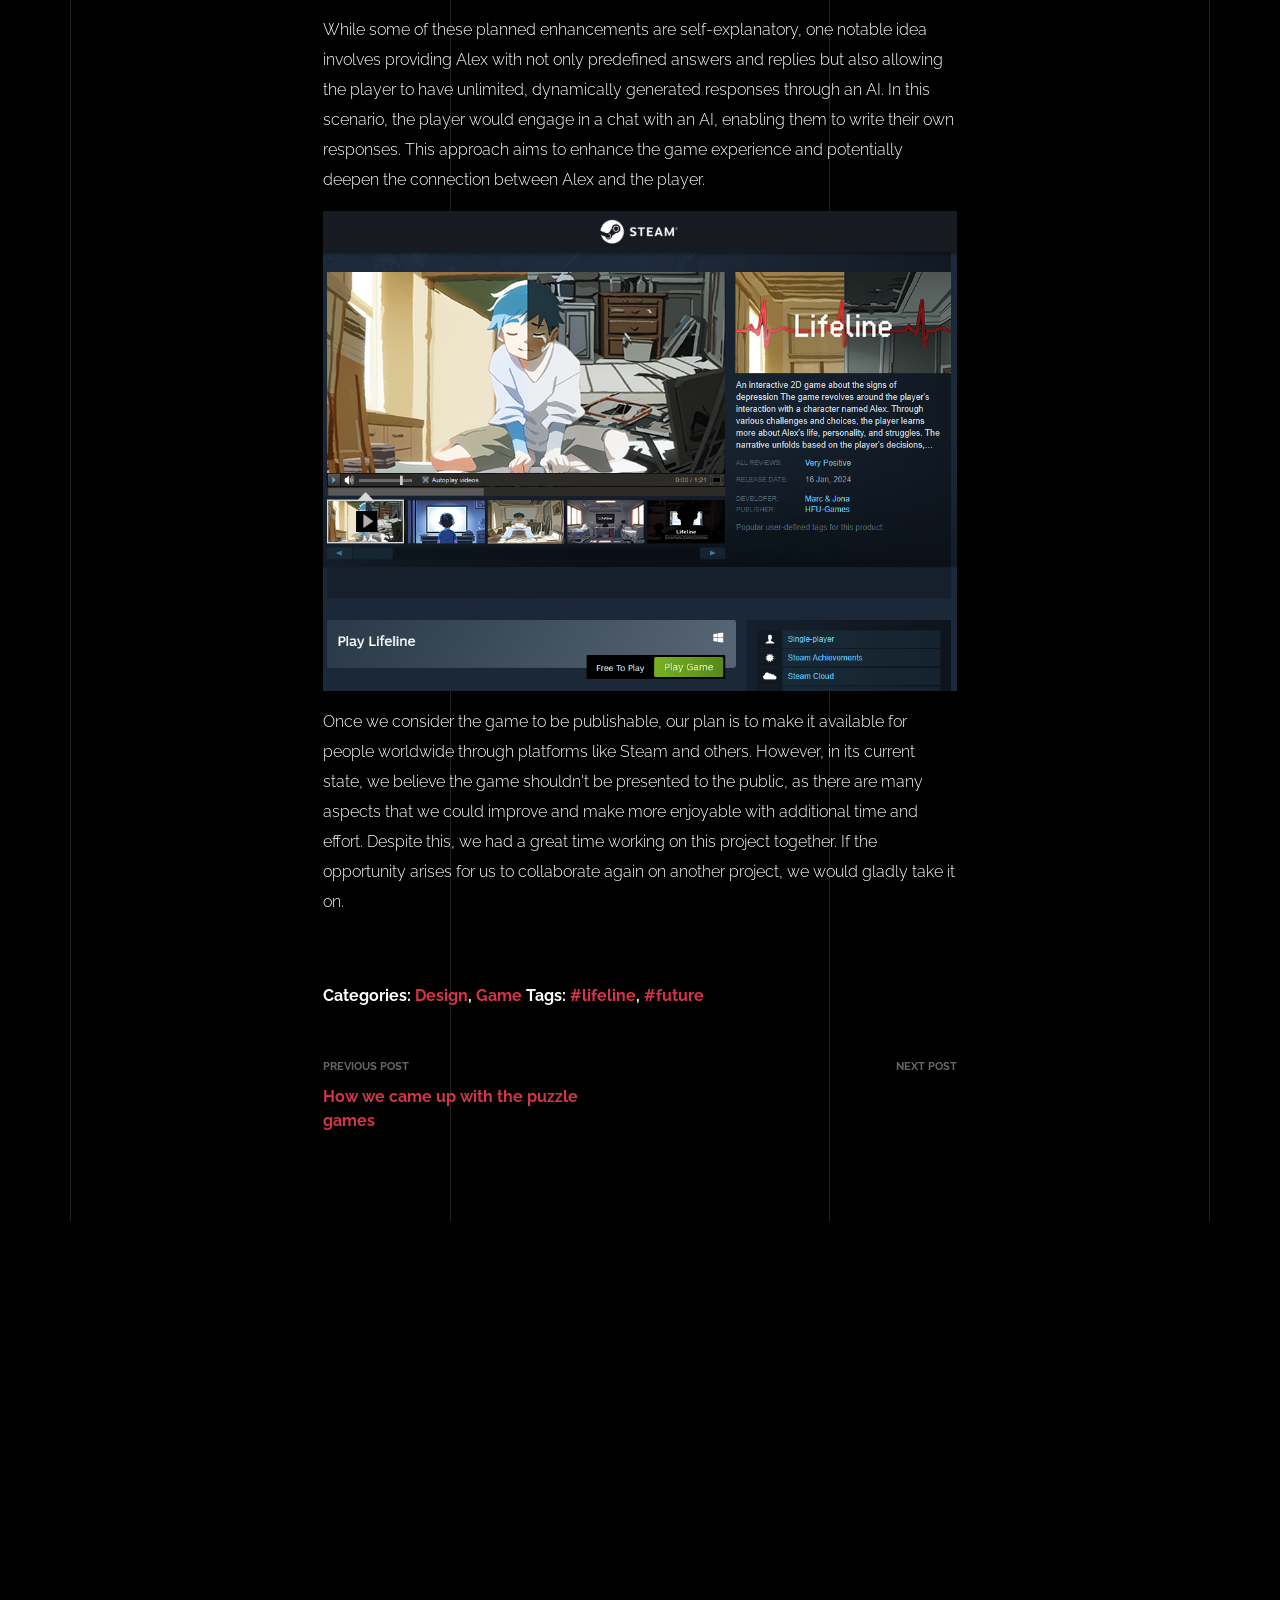
<file: blog-single-6.html>
<!doctype html>
<html lang="en">
  <head>
    <title>Lifeline &mdash; A  portfolio for our university project "Lifeline"</title>
    <meta charset="utf-8">
    <meta name="viewport" content="width=device-width, initial-scale=1, shrink-to-fit=no">
    
    <meta name="description" content="">
    <meta name="keywords" content="html, css, javascript, jquery">
    <meta name="author" content="">

    <link rel="stylesheet" href="css/vendor/icomoon/style.css">
    <link rel="stylesheet" href="css/vendor/owl.carousel.min.css">
    <link rel="stylesheet" href="css/vendor/aos.css">
    <link rel="stylesheet" href="css/vendor/animate.min.css">
    <link rel="stylesheet" href="css/vendor/bootstrap.min.css">
    <link rel="stylesheet" href="css/vendor/jquery.fancybox.min.css">
    

    <!-- Theme Style -->
    <link rel="stylesheet" href="css/style.css">

  </head>
  <body data-spy="scroll" data-target=".site-nav-target" data-offset="200">

    <nav class="unslate_co--site-mobile-menu">
      <div class="close-wrap d-flex">
        <a href="#" class="d-flex ml-auto js-menu-toggle">
          <span class="close-label">Close</span>
          <div class="close-times">
            <span class="bar1"></span>
            <span class="bar2"></span>
          </div>
        </a>
      </div>
      <div class="site-mobile-inner"></div>
    </nav>


    <div class="unslate_co--site-wrap">

      <div class="unslate_co--site-inner">

        <div class="lines-wrap">
          <div class="lines-inner">
            <div class="lines"></div>
          </div>
        </div>
        <!-- END lines -->
      
      <nav class="unslate_co--site-nav site-nav-target">

        <div class="container">
        
          <div class="row align-items-center justify-content-between text-left">
            <div class="col-md-5 text-right">
              <ul class="site-nav-ul js-clone-nav text-left d-none d-lg-inline-block">
                <li class="has-children">
                  <a href="index.html#home-section" class="nav-link">Home</a>
                </li>
                <li><a href="index.html#about-section" class="nav-link">About</a></li>
                <li><a href="index.html#testimonial-section" class="nav-link">Story</a></li>
                <li><a href="index.html#services-section" class="nav-link">Features</a></li>
              </ul>
            </div>
            <div class="site-logo pos-absolute">
              <a href="index.html" class="unslate_co--site-logo">Lifeline<span>.</span></a>
            </div>
            <div class="col-md-5 text-right text-lg-left">
              <ul class="site-nav-ul js-clone-nav text-left d-none d-lg-inline-block">
                <li><a href="index.html#skills-section" class="nav-link">Programs</a></li>
                <li><a href="index.html#portfolio-section" class="nav-link">Portfolio</a></li>
                <li><a href="index.html#journal-section" class="nav-link active">Journal</a></li>
                <li><a href="index.html#contact-section" class="nav-link">Contact</a></li>
              </ul>

              <ul class="site-nav-ul-none-onepage text-right d-inline-block d-lg-none">
                <li><a href="#" class="js-menu-toggle">Menu</a></li>
              </ul>

            </div>
          </div>
        </div>

      </nav>
      <!-- END nav -->

      <div class="cover-v1 jarallax overlay" style="background-image: url('images/monitor_2.png');">
        <div class="container">
          <div class="row align-items-center">
              
            <div class="col-md-8 mx-auto text-center">
              <h1 class="blog-heading" data-aos="fade-up" data-aos-delay="0">Lifeline's Future</h1>
              <div class="post-meta" data-aos="fade-up" data-aos-delay="100">By Marc &bullet; 4 mins read</div>
            </div>

          </div>
        </div>


        <!-- dov -->
        <a href="#blog-single-section" class="mouse-wrap smoothscroll">
          <span class="mouse">
            <span class="scroll"></span>
          </span>
          <span class="mouse-label">Scroll</span>
        </a>

      </div>
      <!-- END .cover-v1 -->

      <div class="unslate_co--section" id="blog-single-section">
        <div class="container">
          <div class="row justify-content-center">
            <div class="col-md-7">
              <h3 class="mb-4">What would happen to Lifeline in the future?</h3>
              <p>Since "Lifeline" is a university project developed within a single semester, there are no plans for future updates, and it will remain in its current state. However, if we were to continue working on this project, we would focus on the following improvements: expanding the storyline, introducing additional game elements such as mini-games, and enhancing the overall game experience through improved graphics and sound effects. </p>
              <p><img src="images/bttf_lifeline.png" alt="Image" class="img-fluid"></p>
              <p>While some of these planned enhancements are self-explanatory, one notable idea involves providing Alex with not only predefined answers and replies but also allowing the player to have unlimited, dynamically generated responses through an AI. In this scenario, the player would engage in a chat with an AI, enabling them to write their own responses. This approach aims to enhance the game experience and potentially deepen the connection between Alex and the player.</p>
              <p><img src="images/Steam_Lifeline.png" alt="Image" class="img-fluid"></p>
              <p>Once we consider the game to be publishable, our plan is to make it available for people worldwide through platforms like Steam and others. However, in its current state, we believe the game shouldn't be presented to the public, as there are many aspects that we could improve and make more enjoyable with additional time and effort. Despite this, we had a great time working on this project together. If the opportunity arises for us to collaborate again on another project, we would gladly take it on. </p>

              <div class="pt-5 categories_tags ">
                <p>Categories:  <a href="#">Design</a>, <a href="#">Game</a>  Tags: <a href="#">#lifeline</a>, <a href="#">#future</a></p>
              </div>

              <div class="post-single-navigation d-flex align-items-stretch">
                <a href="blog-single-5.html" class="mr-auto w-50 pr-4">
                  <span class="d-block">Previous Post</span>
                  How we came up with the puzzle games
                </a>
                <a href="#" class="ml-auto w-50 text-right pl-4">
                  <span class="d-block">Next Post</span>
                  
                </a>
              </div>
            </div>
          </div>
        </div>
      </div>

      
      </div> 

      <footer class="unslate_co--footer unslate_co--section">
        <div class="container">
          <div class="row justify-content-center">
            <div class="col-md-7">
              
              <div class="footer-site-logo"><a href="index.html">Lifeline<span>.</span></a></div>

              <ul class="footer-site-social">
                <li><a href="https://www.hs-furtwangen.de/">HFU</a></li>
                <li><a href="https://github.com/gganbu/gganbu.github.io/tree/main">GitHub</a></li>
              </ul>

              <p class="site-copyright">
                
                Copyright &copy;
                <script>
                  document.write(new Date().getFullYear());
                </script> All rights reserved | Created by Marc & Jona <i class="icon-star"
                  aria-hidden="true"></i> <a href="https://www.hs-furtwangen.de/" target="_blank">HFU University</a>
              
              </p>

            </div>
          </div>
        </div>
      </footer>

      
    </div>

    <!-- Loader -->
    <div id="unslate_co--overlayer"></div>
    <div class="site-loader-wrap">
      <div class="site-loader"></div>
    </div>

    <script src="js/scripts-dist.js"></script>
    <script src="js/main.js"></script>

  </body>
</html>
</file>
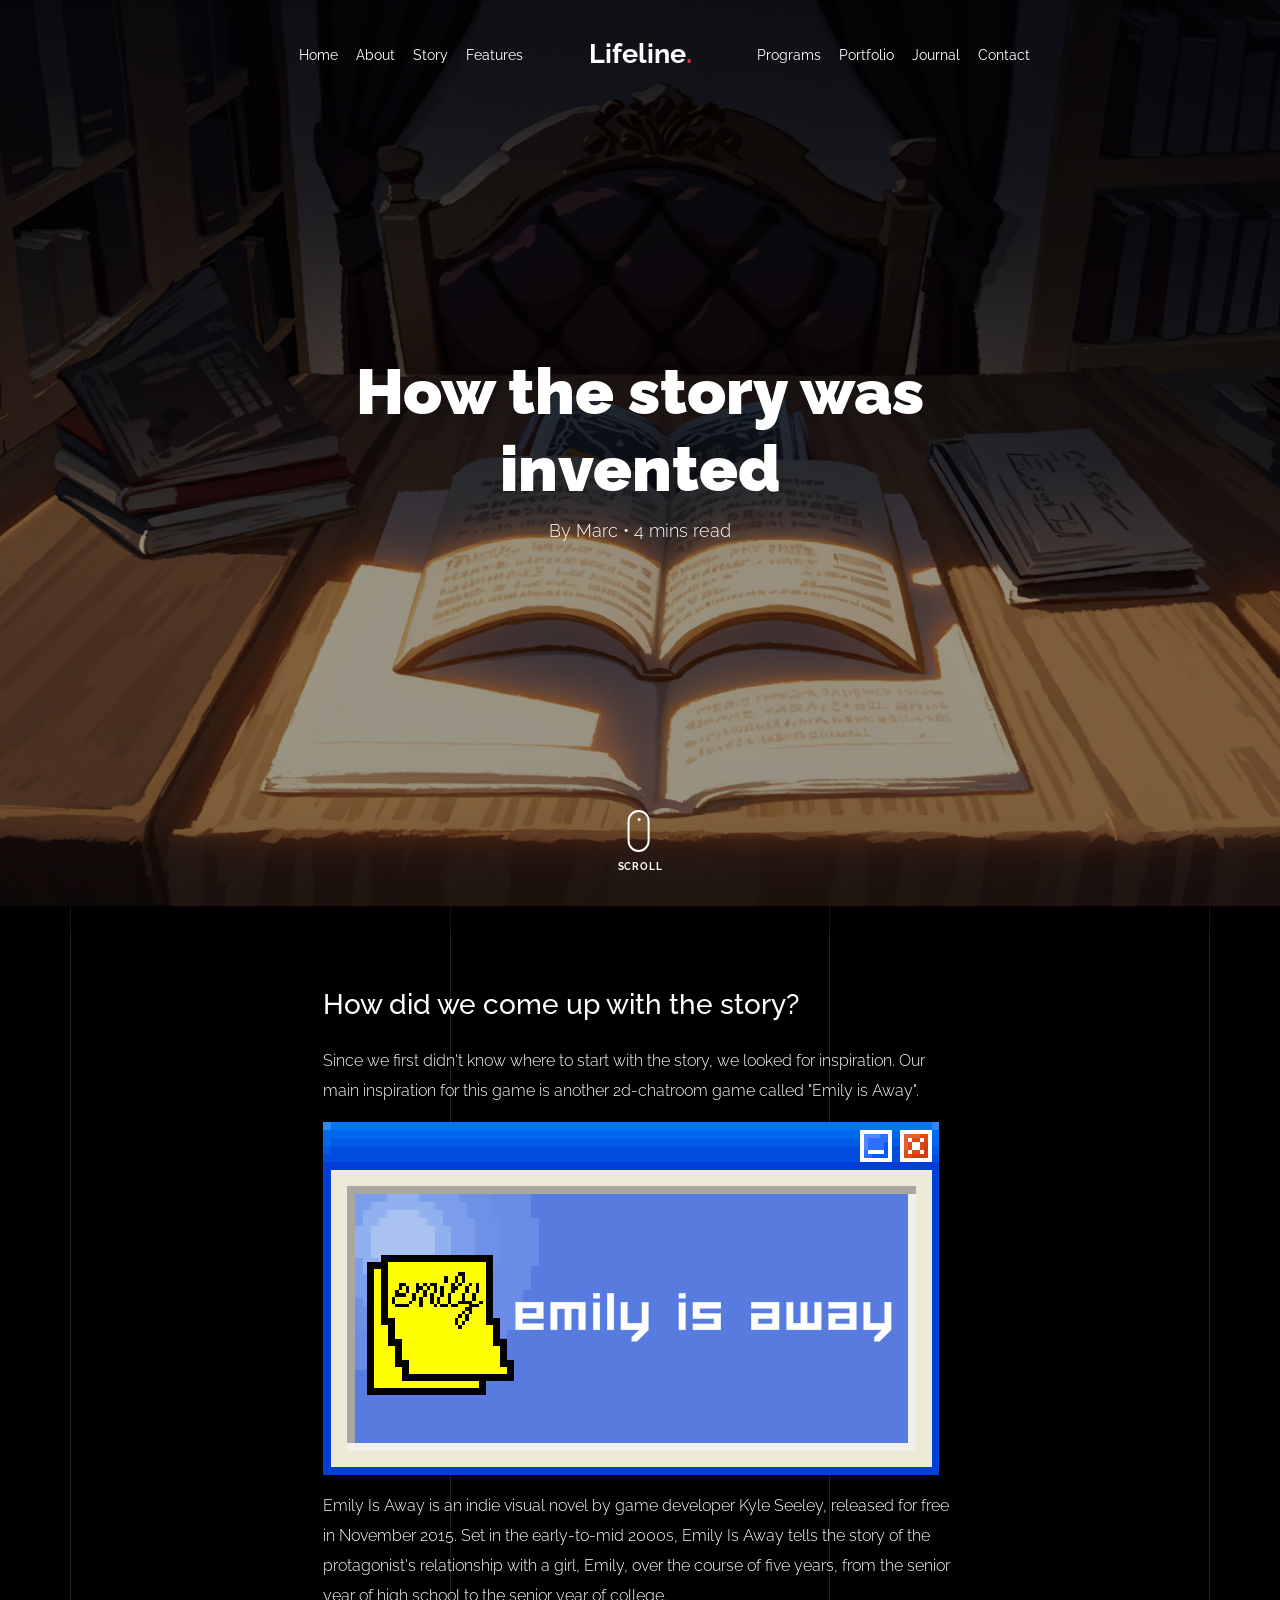
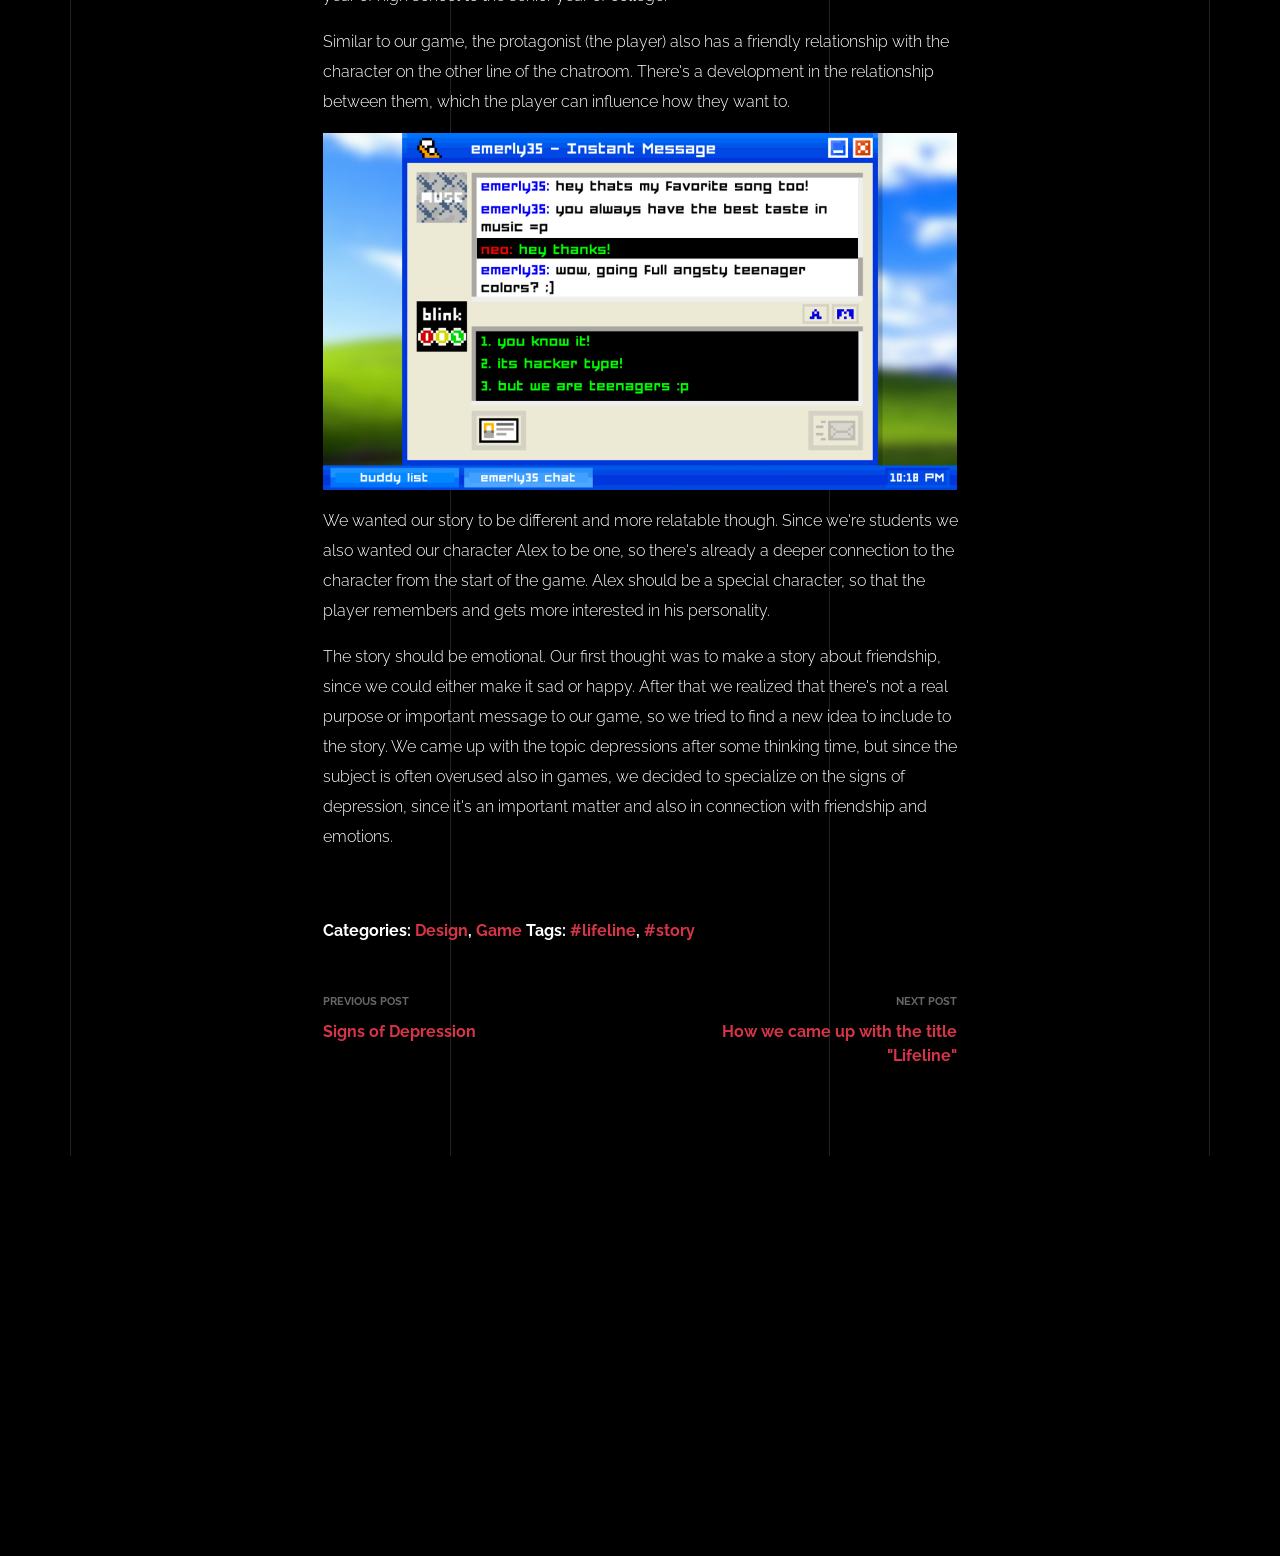
<file: blog-single.html>
<!doctype html>
<html lang="en">
  <head>
    <title>Lifeline &mdash; A  portfolio for our university project "Lifeline"</title>
    <meta charset="utf-8">
    <meta name="viewport" content="width=device-width, initial-scale=1, shrink-to-fit=no">
    
    <meta name="description" content="">
    <meta name="keywords" content="html, css, javascript, jquery">
    <meta name="author" content="">

    <link rel="stylesheet" href="css/vendor/icomoon/style.css">
    <link rel="stylesheet" href="css/vendor/owl.carousel.min.css">
    <link rel="stylesheet" href="css/vendor/aos.css">
    <link rel="stylesheet" href="css/vendor/animate.min.css">
    <link rel="stylesheet" href="css/vendor/bootstrap.min.css">
    <link rel="stylesheet" href="css/vendor/jquery.fancybox.min.css">
    

    <!-- Theme Style -->
    <link rel="stylesheet" href="css/style.css">

  </head>
  <body data-spy="scroll" data-target=".site-nav-target" data-offset="200">

    <nav class="unslate_co--site-mobile-menu">
      <div class="close-wrap d-flex">
        <a href="#" class="d-flex ml-auto js-menu-toggle">
          <span class="close-label">Close</span>
          <div class="close-times">
            <span class="bar1"></span>
            <span class="bar2"></span>
          </div>
        </a>
      </div>
      <div class="site-mobile-inner"></div>
    </nav>


    <div class="unslate_co--site-wrap">

      <div class="unslate_co--site-inner">

        <div class="lines-wrap">
          <div class="lines-inner">
            <div class="lines"></div>
          </div>
        </div>
        <!-- END lines -->
      
      <nav class="unslate_co--site-nav site-nav-target">

        <div class="container">
        
          <div class="row align-items-center justify-content-between text-left">
            <div class="col-md-5 text-right">
              <ul class="site-nav-ul js-clone-nav text-left d-none d-lg-inline-block">
                <li class="has-children">
                  <a href="index.html#home-section" class="nav-link">Home</a>
                </li>
                <li><a href="index.html#about-section" class="nav-link">About</a></li>
                <li><a href="index.html#testimonial-section" class="nav-link">Story</a></li>
                <li><a href="index.html#services-section" class="nav-link">Features</a></li>
              </ul>
            </div>
            <div class="site-logo pos-absolute">
              <a href="index.html" class="unslate_co--site-logo">Lifeline<span>.</span></a>
            </div>
            <div class="col-md-5 text-right text-lg-left">
              <ul class="site-nav-ul js-clone-nav text-left d-none d-lg-inline-block">
                <li><a href="index.html#skills-section" class="nav-link">Programs</a></li>
                <li><a href="index.html#portfolio-section" class="nav-link">Portfolio</a></li>
                <li><a href="index.html#journal-section" class="nav-link active">Journal</a></li>
                <li><a href="index.html#contact-section" class="nav-link">Contact</a></li>
              </ul>

              <ul class="site-nav-ul-none-onepage text-right d-inline-block d-lg-none">
                <li><a href="#" class="js-menu-toggle">Menu</a></li>
              </ul>

            </div>
          </div>
        </div>

      </nav>
      <!-- END nav -->

      <div class="cover-v1 jarallax overlay" style="background-image: url('images/book.png');">
        <div class="container">
          <div class="row align-items-center">
              
            <div class="col-md-8 mx-auto text-center">
              <h1 class="blog-heading" data-aos="fade-up" data-aos-delay="0">How the story was invented</h1>
              <div class="post-meta" data-aos="fade-up" data-aos-delay="100">By Marc &bullet; 4 mins read</div>
            </div>

          </div>
        </div>


        <!-- dov -->
        <a href="#blog-single-section" class="mouse-wrap smoothscroll">
          <span class="mouse">
            <span class="scroll"></span>
          </span>
          <span class="mouse-label">Scroll</span>
        </a>

      </div>
      <!-- END .cover-v1 -->

      <div class="unslate_co--section" id="blog-single-section">
        <div class="container">
          <div class="row justify-content-center">
            <div class="col-md-7">
              <h3 class="mb-4">How did we come up with the story?</h3>
              <p>Since we first didn't know where to start with the story, we looked for inspiration. Our main inspiration for this game is another 2d-chatroom game called "Emily is Away". </p>
              <p><img src="images/emily.jpg" alt="Image" class="img-fluid"></p>
              <p>Emily Is Away is an indie visual novel by game developer Kyle Seeley, released for free in November 2015. Set in the early-to-mid 2000s, Emily Is Away tells the story of the protagonist's relationship with a girl, Emily, over the course of five years, from the senior year of high school to the senior year of college.</p>
              <p>Similar to our game, the protagonist (the player) also has a friendly relationship with the character on the other line of the chatroom. There's a development in the relationship between them, which the player can influence how they want to. </p>
              <p><img src="images/chat.jpg" alt="Image" class="img-fluid"></p>
              <p>We wanted our story to be different and more relatable though. Since we're students we also wanted our character Alex to be one, so there's already a deeper connection to the character from the start of the game. Alex should be a special character, so that the player remembers and gets more interested in his personality. </p>
              <p>The story should be emotional. Our first thought was to make a story about friendship, since we could either make it sad or happy. After that we realized that there's not a real purpose or important message to our game, so we tried to find a new idea to include to the story. We came up with the topic depressions after some thinking time, but since the subject is often overused also in games, we decided to specialize on the signs of depression, since it's an important matter and also in connection with friendship and emotions.  </p>

              <div class="pt-5 categories_tags ">
                <p>Categories:  <a href="#">Design</a>, <a href="#">Game</a>  Tags: <a href="#">#lifeline</a>, <a href="#">#story</a></p>
              </div>

              <div class="post-single-navigation d-flex align-items-stretch">
                <a href="blog-signs-of-depression.html" class="mr-auto w-50 pr-4">
                  <span class="d-block">Previous Post</span>
                  Signs of Depression
                </a>
                <a href="blog-single-2.html" class="ml-auto w-50 text-right pl-4">
                  <span class="d-block">Next Post</span>
                  How we came up with the title "Lifeline"
                </a>
              </div>
            </div>
          </div>
        </div>
      </div>

      
      </div> 

      <footer class="unslate_co--footer unslate_co--section">
        <div class="container">
          <div class="row justify-content-center">
            <div class="col-md-7">
              
              <div class="footer-site-logo"><a href="index.html">Lifeline<span>.</span></a></div>

              <ul class="footer-site-social">
                <li><a href="https://www.hs-furtwangen.de/">HFU</a></li>
                <li><a href="https://github.com/gganbu/gganbu.github.io/tree/main">GitHub</a></li>
              </ul>

              <p class="site-copyright">
                
                Copyright &copy;
                <script>
                  document.write(new Date().getFullYear());
                </script> All rights reserved | Created by Marc & Jona <i class="icon-star"
                  aria-hidden="true"></i> <a href="https://www.hs-furtwangen.de/" target="_blank">HFU University</a>
              
              </p>

            </div>
          </div>
        </div>
      </footer>

      
    </div>

    <!-- Loader -->
    <div id="unslate_co--overlayer"></div>
    <div class="site-loader-wrap">
      <div class="site-loader"></div>
    </div>

    <script src="js/scripts-dist.js"></script>
    <script src="js/main.js"></script>

  </body>
</html>
</file>
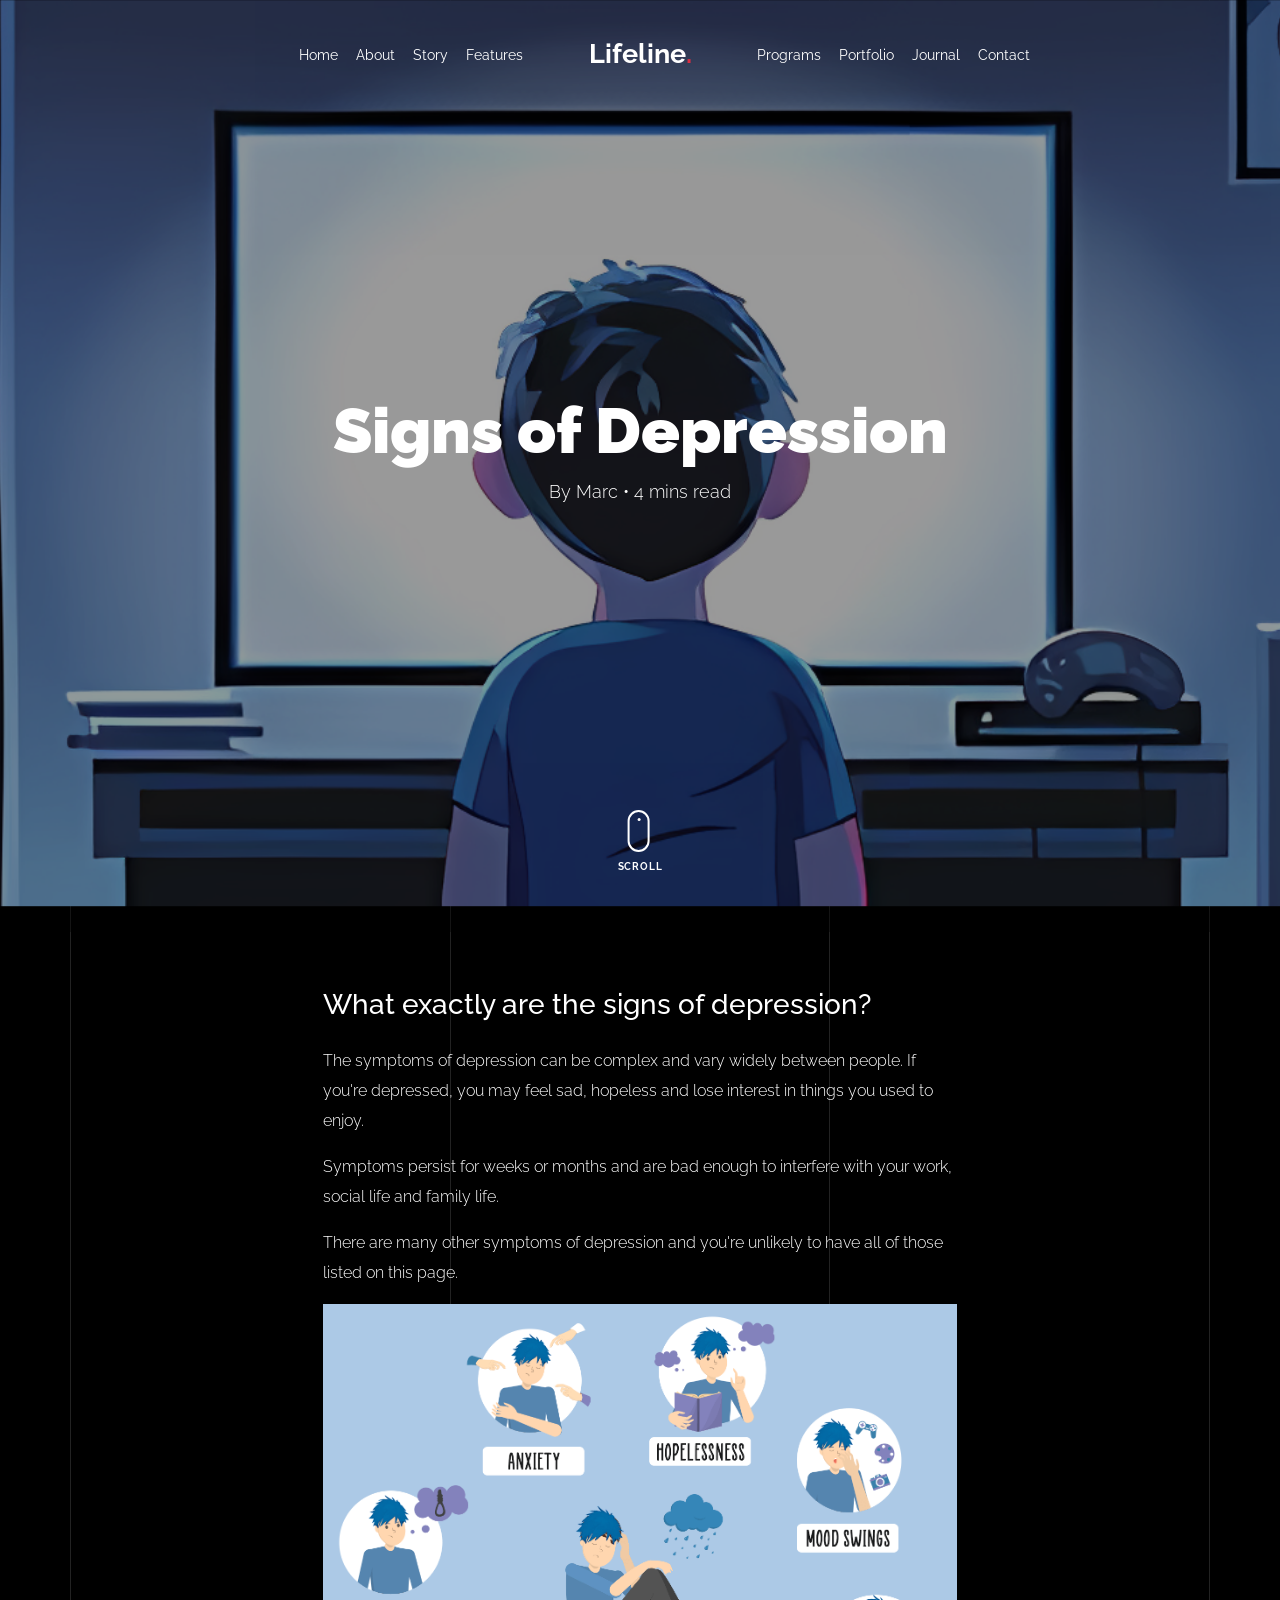
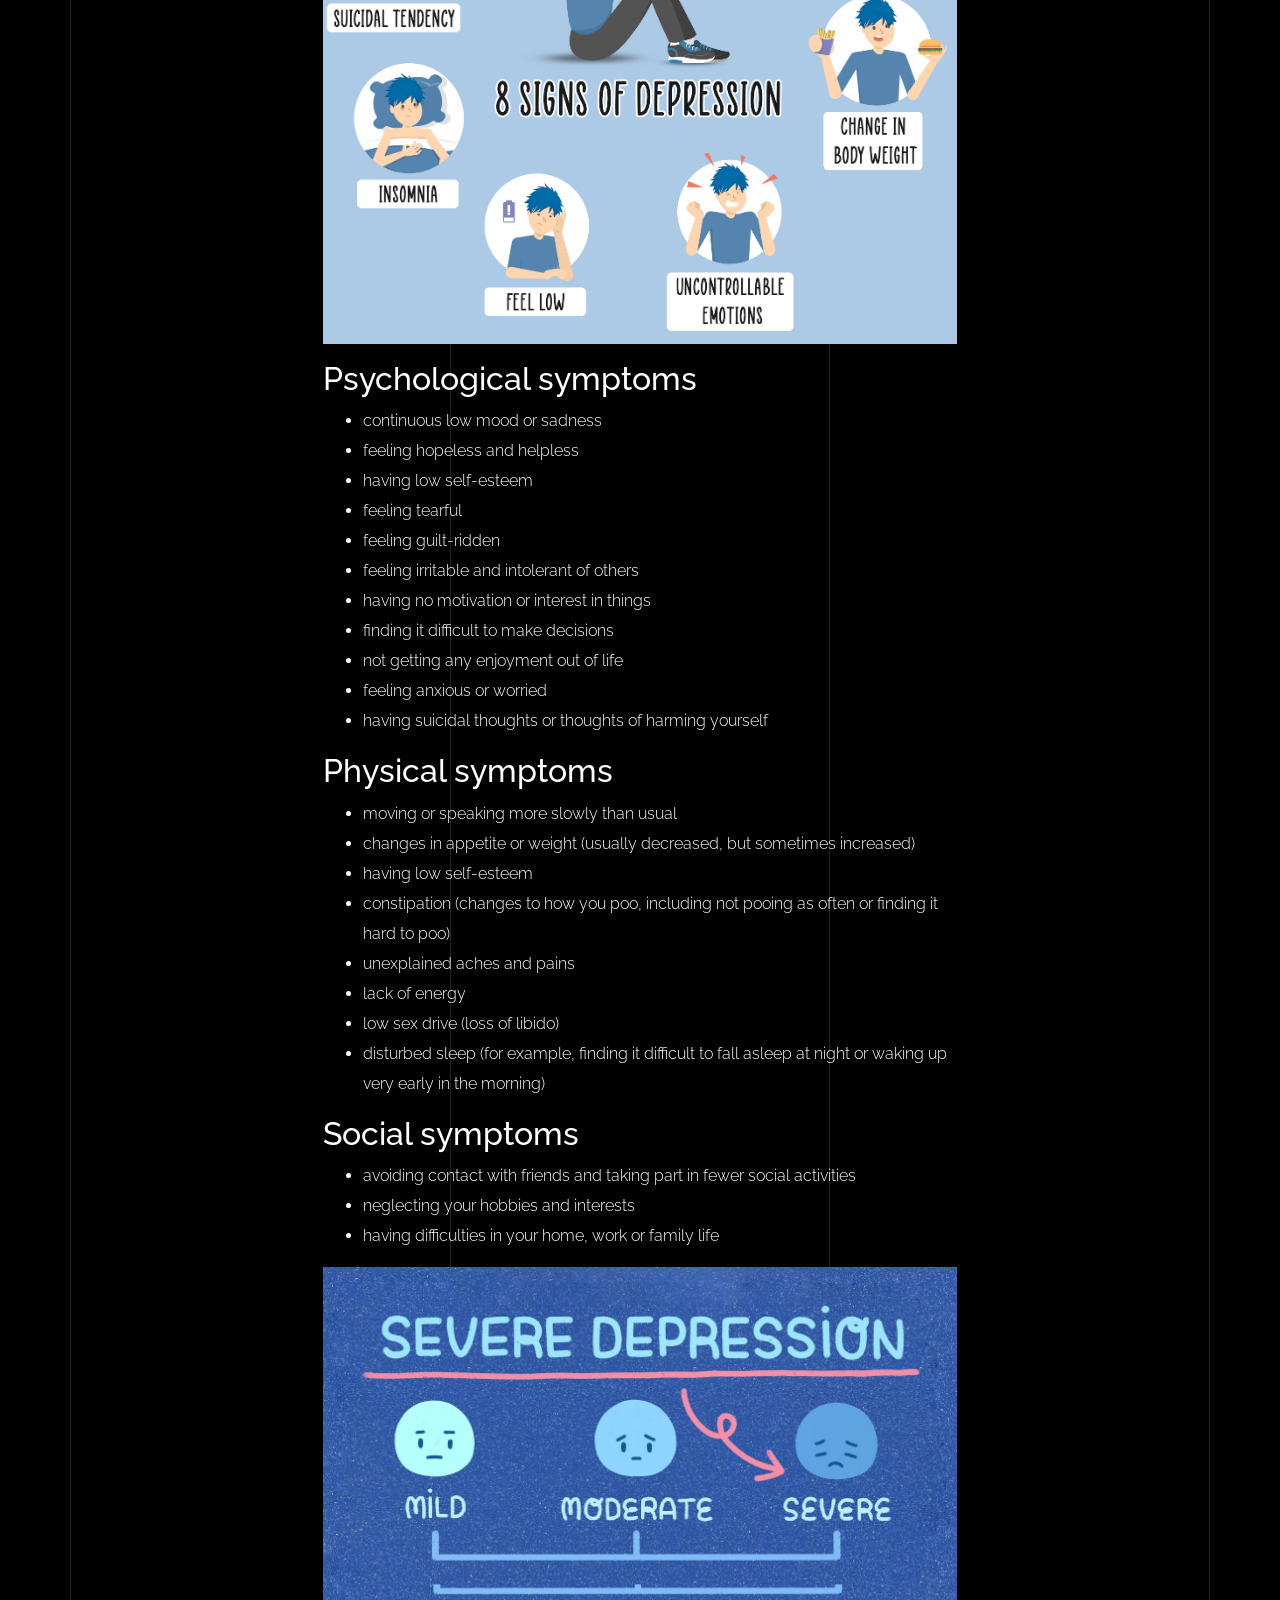
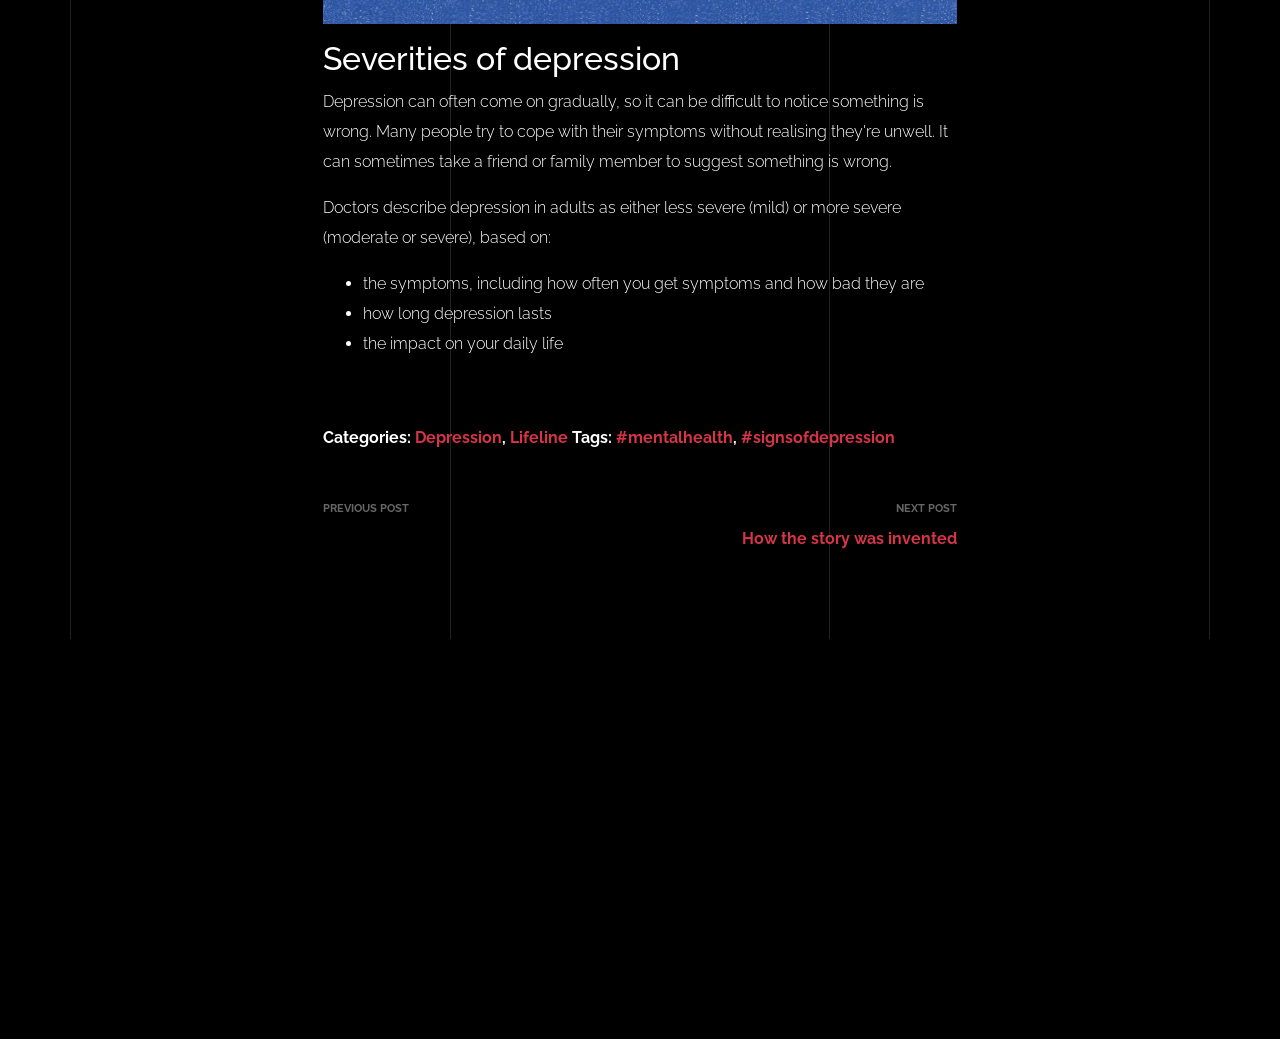
<file: Lifeline_Website/blog-signs-of-depression.html>
<!doctype html>
<html lang="en">
  <head>
    <title>Lifeline &mdash; A  portfolio for our university project "Lifeline"</title>
    <meta charset="utf-8">
    <meta name="viewport" content="width=device-width, initial-scale=1, shrink-to-fit=no">
    
    <meta name="description" content="">
    <meta name="keywords" content="html, css, javascript, jquery">
    <meta name="author" content="">

    <link rel="stylesheet" href="css/vendor/icomoon/style.css">
    <link rel="stylesheet" href="css/vendor/owl.carousel.min.css">
    <link rel="stylesheet" href="css/vendor/aos.css">
    <link rel="stylesheet" href="css/vendor/animate.min.css">
    <link rel="stylesheet" href="css/vendor/bootstrap.min.css">
    <link rel="stylesheet" href="css/vendor/jquery.fancybox.min.css">
    

    <!-- Theme Style -->
    <link rel="stylesheet" href="css/style.css">

  </head>
  <body data-spy="scroll" data-target=".site-nav-target" data-offset="200">

    <nav class="unslate_co--site-mobile-menu">
      <div class="close-wrap d-flex">
        <a href="#" class="d-flex ml-auto js-menu-toggle">
          <span class="close-label">Close</span>
          <div class="close-times">
            <span class="bar1"></span>
            <span class="bar2"></span>
          </div>
        </a>
      </div>
      <div class="site-mobile-inner"></div>
    </nav>


    <div class="unslate_co--site-wrap">

      <div class="unslate_co--site-inner">

        <div class="lines-wrap">
          <div class="lines-inner">
            <div class="lines"></div>
          </div>
        </div>
        <!-- END lines -->
      
      <nav class="unslate_co--site-nav site-nav-target">

        <div class="container">
        
          <div class="row align-items-center justify-content-between text-left">
            <div class="col-md-5 text-right">
              <ul class="site-nav-ul js-clone-nav text-left d-none d-lg-inline-block">
                <li class="has-children">
                  <a href="index.html#home-section" class="nav-link">Home</a>
                </li>
                <li><a href="index.html#about-section" class="nav-link">About</a></li>
                <li><a href="index.html#testimonial-section" class="nav-link">Story</a></li>
                <li><a href="index.html#services-section" class="nav-link">Features</a></li>
              </ul>
            </div>
            <div class="site-logo pos-absolute">
              <a href="index.html" class="unslate_co--site-logo">Lifeline<span>.</span></a>
            </div>
            <div class="col-md-5 text-right text-lg-left">
              <ul class="site-nav-ul js-clone-nav text-left d-none d-lg-inline-block">
                <li><a href="index.html#skills-section" class="nav-link">Programs</a></li>
                <li><a href="index.html#portfolio-section" class="nav-link">Portfolio</a></li>
                <li><a href="index.html#journal-section" class="nav-link active">Journal</a></li>
                <li><a href="index.html#contact-section" class="nav-link">Contact</a></li>
              </ul>

              <ul class="site-nav-ul-none-onepage text-right d-inline-block d-lg-none">
                <li><a href="#" class="js-menu-toggle">Menu</a></li>
              </ul>

            </div>
          </div>
        </div>

      </nav>
      <!-- END nav -->

      <div class="cover-v1 jarallax overlay" style="background-image: url('images/alex_tv.png');">
        <div class="container">
          <div class="row align-items-center">
              
            <div class="col-md-8 mx-auto text-center">
              <h1 class="blog-heading" data-aos="fade-up" data-aos-delay="0">Signs of Depression</h1>
              <div class="post-meta" data-aos="fade-up" data-aos-delay="100">By Marc &bullet; 4 mins read</div>
            </div>

          </div>
        </div>


        <!-- dov -->
        <a href="#blog-single-section" class="mouse-wrap smoothscroll">
          <span class="mouse">
            <span class="scroll"></span>
          </span>
          <span class="mouse-label">Scroll</span>
        </a>

      </div>
      <!-- END .cover-v1 -->

      <div class="unslate_co--section" id="blog-single-section">
        <div class="container">
          <div class="row justify-content-center">
            <div class="col-md-7">
              <h3 class="mb-4">What exactly are the signs of depression?</h3>
              <p>The symptoms of depression can be complex and vary widely between people. If you're depressed, you may feel sad, hopeless and lose interest in things you used to enjoy. </p>
              <p>Symptoms persist for weeks or months and are bad enough to interfere with your work, social life and family life. </p>
              <p>There are many other symptoms of depression and you're unlikely to have all of those listed on this page.</p>
              <p><img src="images/signs-of-depression.png" alt="Image" class="img-fluid"></p>
              <h2>Psychological symptoms</h2>
              <ul>
                <li>continuous low mood or sadness</li>
                <li>feeling hopeless and helpless</li>
                <li>having low self-esteem</li>
                <li>feeling tearful</li>
                <li>feeling guilt-ridden</li>
                <li>feeling irritable and intolerant of others</li>
                <li>having no motivation or interest in things</li>
                <li>finding it difficult to make decisions</li>
                <li>not getting any enjoyment out of life</li>
                <li>feeling anxious or worried</li>
                <li>having suicidal thoughts or thoughts of harming yourself</li>
              </ul>

              <h2>Physical symptoms</h2>
              <ul>
                <li>moving or speaking more slowly than usual</li>
                <li>changes in appetite or weight (usually decreased, but sometimes increased)</li>
                <li>having low self-esteem</li>
                <li>constipation (changes to how you poo, including not pooing as often or finding it hard to poo)</li>
                <li>unexplained aches and pains</li>
                <li>lack of energy</li>
                <li>low sex drive (loss of libido)</li>
                <li>disturbed sleep (for example, finding it difficult to fall asleep at night or waking up very early in the morning)</li>
              </ul>

              <h2>Social symptoms</h2>
              <ul>
                <li>avoiding contact with friends and taking part in fewer social activities</li>
                <li>neglecting your hobbies and interests</li>
                <li>having difficulties in your home, work or family life</li>
              </ul>
             
              <p><img src="images/depressionstages.jpg" alt="Image" class="img-fluid"></p>
              <h2>Severities of depression</h2>
              <p>Depression can often come on gradually, so it can be difficult to notice something is wrong. Many people try to cope with their symptoms without realising they're unwell. It can sometimes take a friend or family member to suggest something is wrong. </p>
              <p>Doctors describe depression in adults as either less severe (mild) or more severe (moderate or severe), based on:</p>
              <ul>
                <li>the symptoms, including how often you get symptoms and how bad they are</li>
                <li>how long depression lasts</li>
                <li>the impact on your daily life</li>
              </ul>
              <div class="pt-5 categories_tags ">
                <p>Categories:  <a href="#">Depression</a>, <a href="#">Lifeline</a>  Tags: <a href="#">#mentalhealth</a>, <a href="#">#signsofdepression</a></p>
              </div>

              <div class="post-single-navigation d-flex align-items-stretch">
                <a href="" class="mr-auto w-50 pr-4">
                  <span class="d-block">Previous Post</span>
              
                </a>
                <a href="blog-single.html" class="ml-auto w-50 text-right pl-4">
                  <span class="d-block">Next Post</span>
                  How the story was invented
                </a>
              </div>
            </div>
          </div>
        </div>
      </div>

      
      </div> 

      <footer class="unslate_co--footer unslate_co--section">
        <div class="container">
          <div class="row justify-content-center">
            <div class="col-md-7">
              
              <div class="footer-site-logo"><a href="#">Lifeline<span>.</span></a></div>

              <ul class="footer-site-social">
                <li><a href="https://www.hs-furtwangen.de/">HFU</a></li>
                <li><a href="#">Game</a></li>
              </ul>

              <p class="site-copyright">
                
                Copyright &copy;
                <script>
                  document.write(new Date().getFullYear());
                </script> All rights reserved | Created by Marc & Jona <i class="icon-star"
                  aria-hidden="true"></i> <a href="https://www.hs-furtwangen.de/" target="_blank">HFU University</a>
              
              </p>

            </div>
          </div>
        </div>
      </footer>

      
    </div>

    <!-- Loader -->
    <div id="unslate_co--overlayer"></div>
    <div class="site-loader-wrap">
      <div class="site-loader"></div>
    </div>

    <script src="js/scripts-dist.js"></script>
    <script src="js/main.js"></script>

  </body>
</html>
</file>
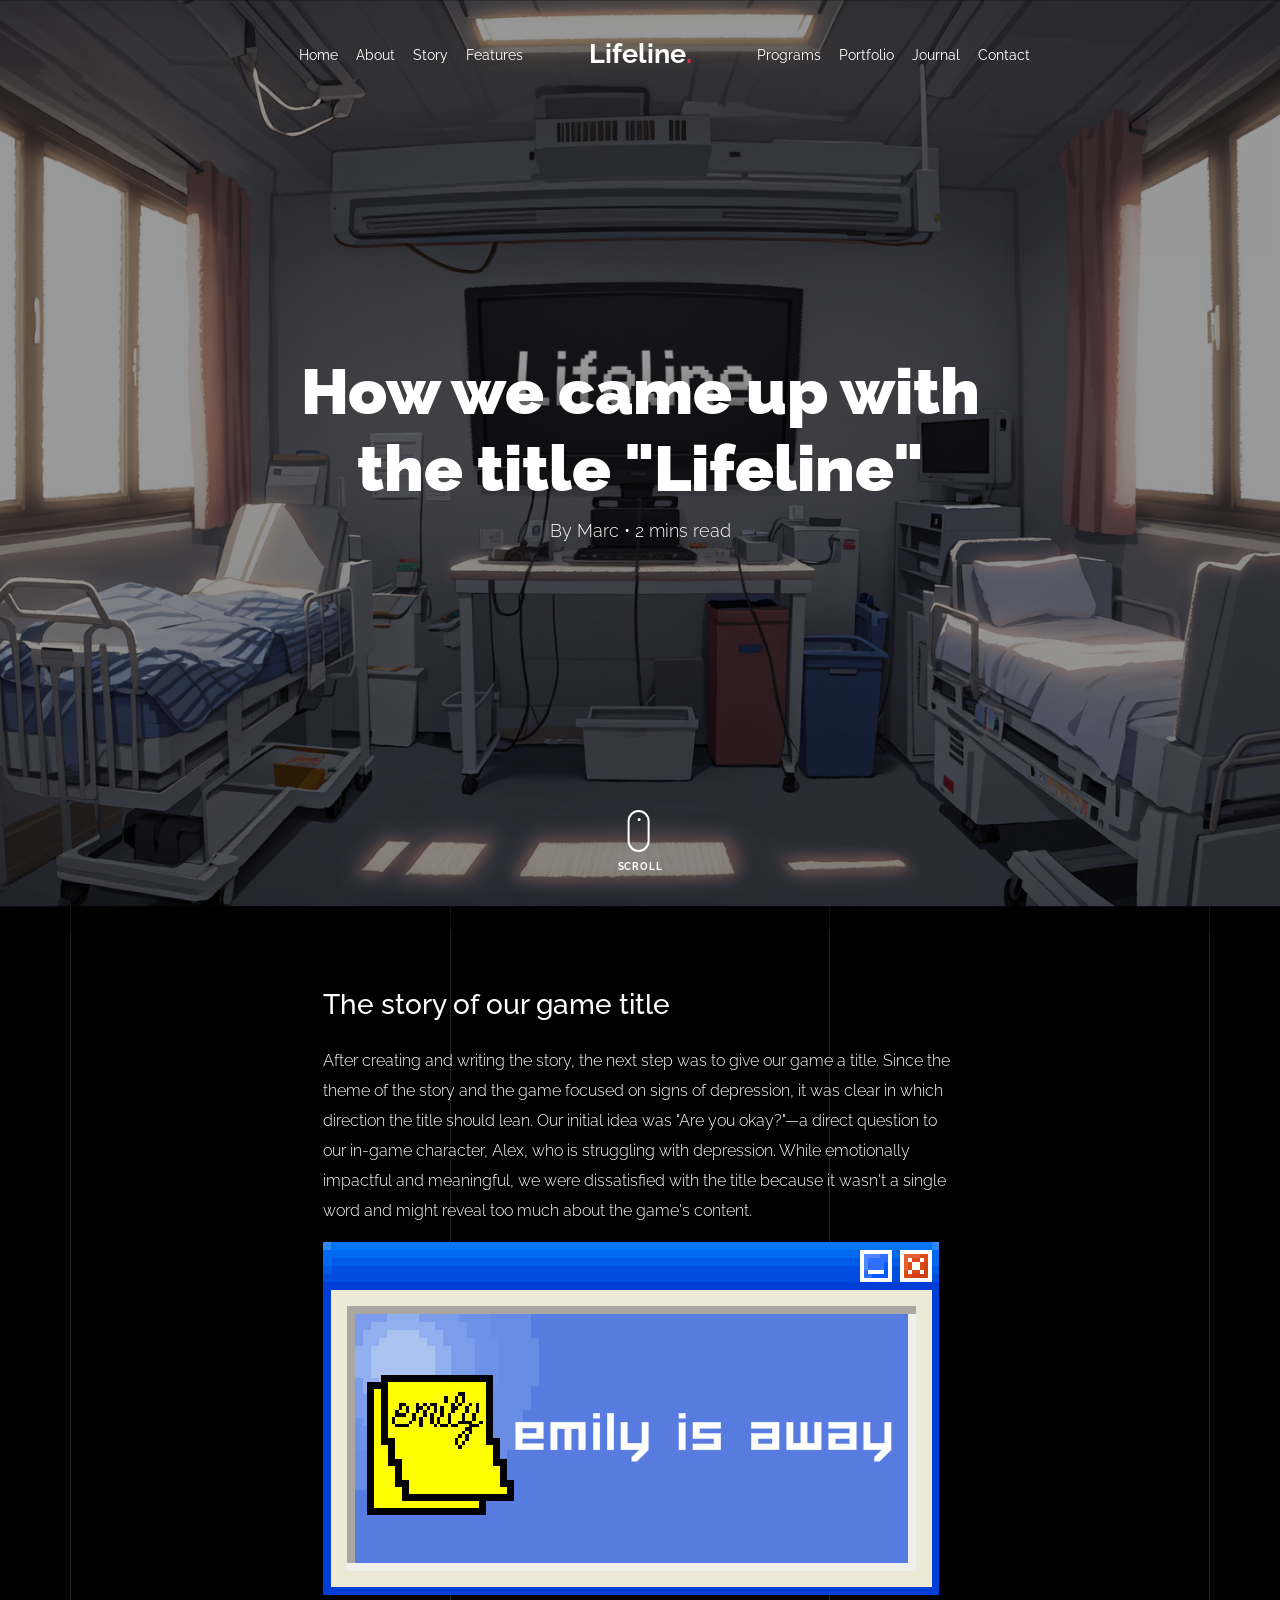
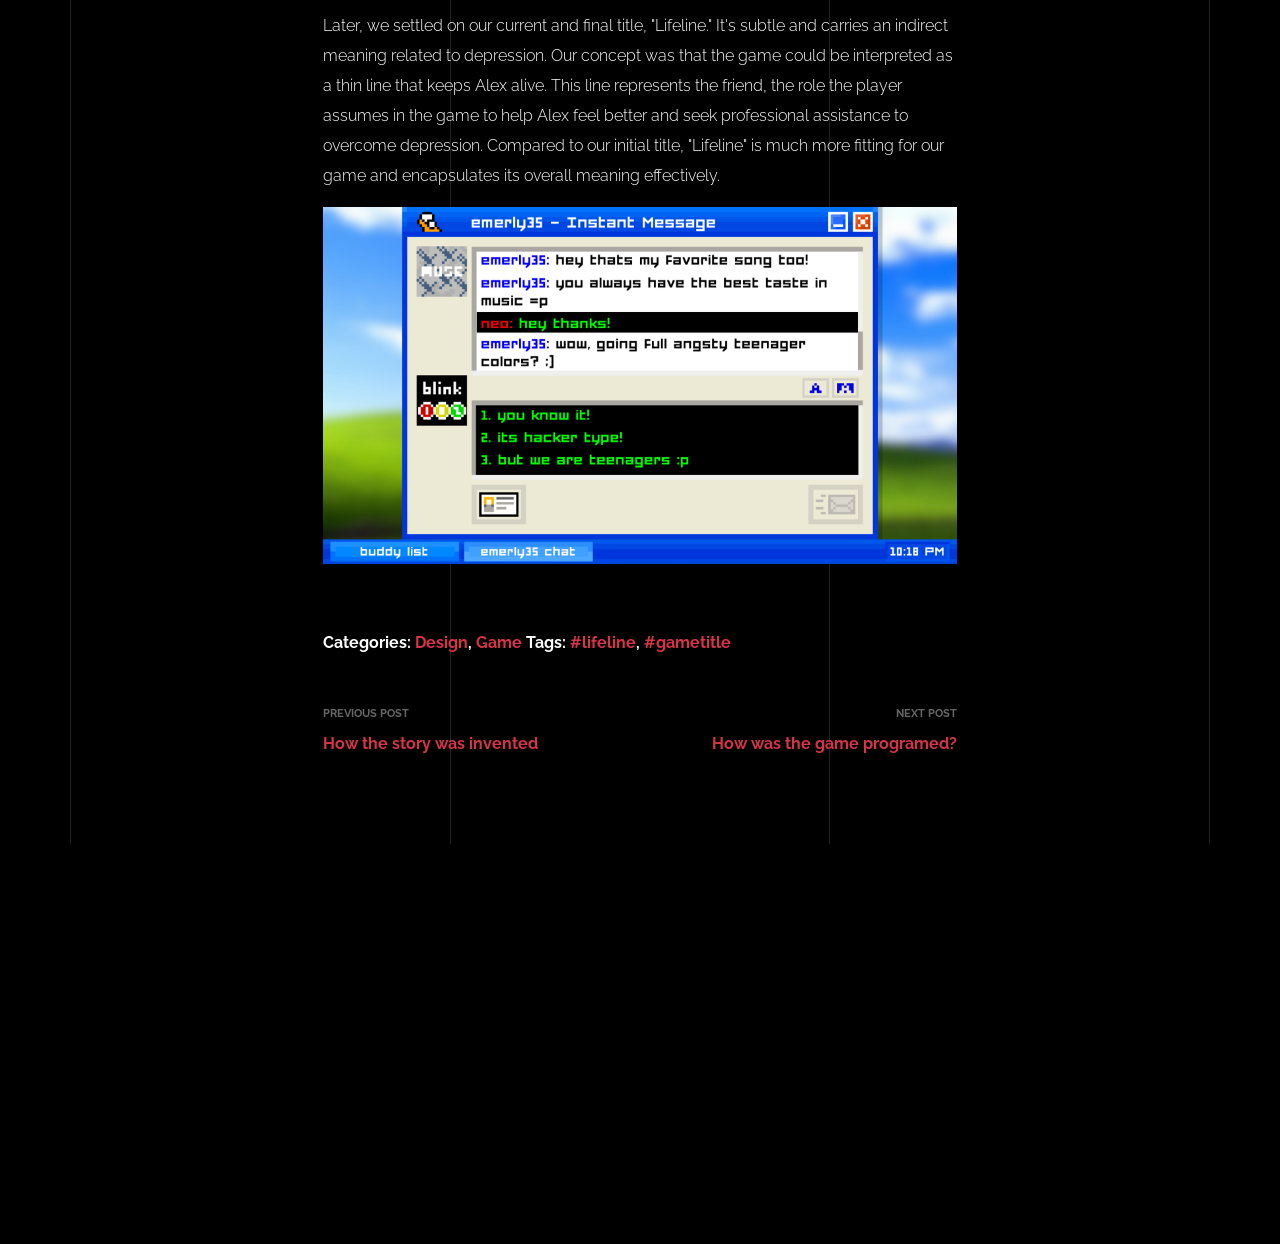
<file: Lifeline_Website/blog-single-2.html>
<!doctype html>
<html lang="en">
  <head>
    <title>Lifeline &mdash; A  portfolio for our university project "Lifeline"</title>
    <meta charset="utf-8">
    <meta name="viewport" content="width=device-width, initial-scale=1, shrink-to-fit=no">
    
    <meta name="description" content="">
    <meta name="keywords" content="html, css, javascript, jquery">
    <meta name="author" content="">

    <link rel="stylesheet" href="css/vendor/icomoon/style.css">
    <link rel="stylesheet" href="css/vendor/owl.carousel.min.css">
    <link rel="stylesheet" href="css/vendor/aos.css">
    <link rel="stylesheet" href="css/vendor/animate.min.css">
    <link rel="stylesheet" href="css/vendor/bootstrap.min.css">
    <link rel="stylesheet" href="css/vendor/jquery.fancybox.min.css">
    

    <!-- Theme Style -->
    <link rel="stylesheet" href="css/style.css">

  </head>
  <body data-spy="scroll" data-target=".site-nav-target" data-offset="200">

    <nav class="unslate_co--site-mobile-menu">
      <div class="close-wrap d-flex">
        <a href="#" class="d-flex ml-auto js-menu-toggle">
          <span class="close-label">Close</span>
          <div class="close-times">
            <span class="bar1"></span>
            <span class="bar2"></span>
          </div>
        </a>
      </div>
      <div class="site-mobile-inner"></div>
    </nav>


    <div class="unslate_co--site-wrap">

      <div class="unslate_co--site-inner">

        <div class="lines-wrap">
          <div class="lines-inner">
            <div class="lines"></div>
          </div>
        </div>
        <!-- END lines -->
      
      <nav class="unslate_co--site-nav site-nav-target">

        <div class="container">
        
          <div class="row align-items-center justify-content-between text-left">
            <div class="col-md-5 text-right">
              <ul class="site-nav-ul js-clone-nav text-left d-none d-lg-inline-block">
                <li class="has-children">
                  <a href="index.html#home-section" class="nav-link">Home</a>
                </li>
                <li><a href="index.html#about-section" class="nav-link">About</a></li>
                <li><a href="index.html#testimonial-section" class="nav-link">Story</a></li>
                <li><a href="index.html#services-section" class="nav-link">Features</a></li>
              </ul>
            </div>
            <div class="site-logo pos-absolute">
              <a href="index.html" class="unslate_co--site-logo">Lifeline<span>.</span></a>
            </div>
            <div class="col-md-5 text-right text-lg-left">
              <ul class="site-nav-ul js-clone-nav text-left d-none d-lg-inline-block">
                <li><a href="index.html#skills-section" class="nav-link">Programs</a></li>
                <li><a href="index.html#portfolio-section" class="nav-link">Portfolio</a></li>
                <li><a href="index.html#journal-section" class="nav-link active">Journal</a></li>
                <li><a href="index.html#contact-section" class="nav-link">Contact</a></li>
              </ul>

              <ul class="site-nav-ul-none-onepage text-right d-inline-block d-lg-none">
                <li><a href="#" class="js-menu-toggle">Menu</a></li>
              </ul>

            </div>
          </div>
        </div>

      </nav>
      <!-- END nav -->

      <div class="cover-v1 jarallax overlay" style="background-image: url('images/hos.png');">
        <div class="container">
          <div class="row align-items-center">
              
            <div class="col-md-8 mx-auto text-center">
              <h1 class="blog-heading" data-aos="fade-up" data-aos-delay="0">How we came up with the title "Lifeline"</h1>
              <div class="post-meta" data-aos="fade-up" data-aos-delay="100">By Marc &bullet; 2 mins read</div>
            </div>

          </div>
        </div>


        <!-- dov -->
        <a href="#blog-single-section" class="mouse-wrap smoothscroll">
          <span class="mouse">
            <span class="scroll"></span>
          </span>
          <span class="mouse-label">Scroll</span>
        </a>

      </div>
      <!-- END .cover-v1 -->

      <div class="unslate_co--section" id="blog-single-section">
        <div class="container">
          <div class="row justify-content-center">
            <div class="col-md-7">
              <h3 class="mb-4">The story of our game title</h3>
              <p>After creating and writing the story, the next step was to give our game a title. Since the theme of the story and the game focused on signs of depression, it was clear in which direction the title should lean. Our initial idea was "Are you okay?"—a direct question to our in-game character, Alex, who is struggling with depression. While emotionally impactful and meaningful, we were dissatisfied with the title because it wasn't a single word and might reveal too much about the game's content. </p>
              <p><img src="images/emily.jpg" alt="Image" class="img-fluid"></p>
              <p>Later, we settled on our current and final title, "Lifeline." It's subtle and carries an indirect meaning related to depression. Our concept was that the game could be interpreted as a thin line that keeps Alex alive. This line represents the friend, the role the player assumes in the game to help Alex feel better and seek professional assistance to overcome depression. Compared to our initial title, "Lifeline" is much more fitting for our game and encapsulates its overall meaning effectively.</p>
              <p><img src="images/chat.jpg" alt="Image" class="img-fluid"></p>

              <div class="pt-5 categories_tags ">
                <p>Categories:  <a href="#">Design</a>, <a href="#">Game</a>  Tags: <a href="#">#lifeline</a>, <a href="#">#gametitle</a></p>
              </div>

              <div class="post-single-navigation d-flex align-items-stretch">
                <a href="blog-single.html" class="mr-auto w-50 pr-4">
                  <span class="d-block">Previous Post</span>
                  How the story was invented
                </a>
                <a href="blog-single-3.html" class="ml-auto w-50 text-right pl-4">
                  <span class="d-block">Next Post</span>
                  How was the game programed?
                </a>
              </div>
            </div>
          </div>
        </div>
      </div>

      
      </div> 

      <footer class="unslate_co--footer unslate_co--section">
        <div class="container">
          <div class="row justify-content-center">
            <div class="col-md-7">
              
              <div class="footer-site-logo"><a href="#">Lifeline<span>.</span></a></div>

              <ul class="footer-site-social">
                <li><a href="https://www.hs-furtwangen.de/">HFU</a></li>
                <li><a href="#">Game</a></li>
              </ul>

              <p class="site-copyright">
                
                Copyright &copy;
                <script>
                  document.write(new Date().getFullYear());
                </script> All rights reserved | Created by Marc & Jona <i class="icon-star"
                  aria-hidden="true"></i> <a href="https://www.hs-furtwangen.de/" target="_blank">HFU University</a>
              
              </p>

            </div>
          </div>
        </div>
      </footer>

      
    </div>

    <!-- Loader -->
    <div id="unslate_co--overlayer"></div>
    <div class="site-loader-wrap">
      <div class="site-loader"></div>
    </div>

    <script src="js/scripts-dist.js"></script>
    <script src="js/main.js"></script>

  </body>
</html>
</file>
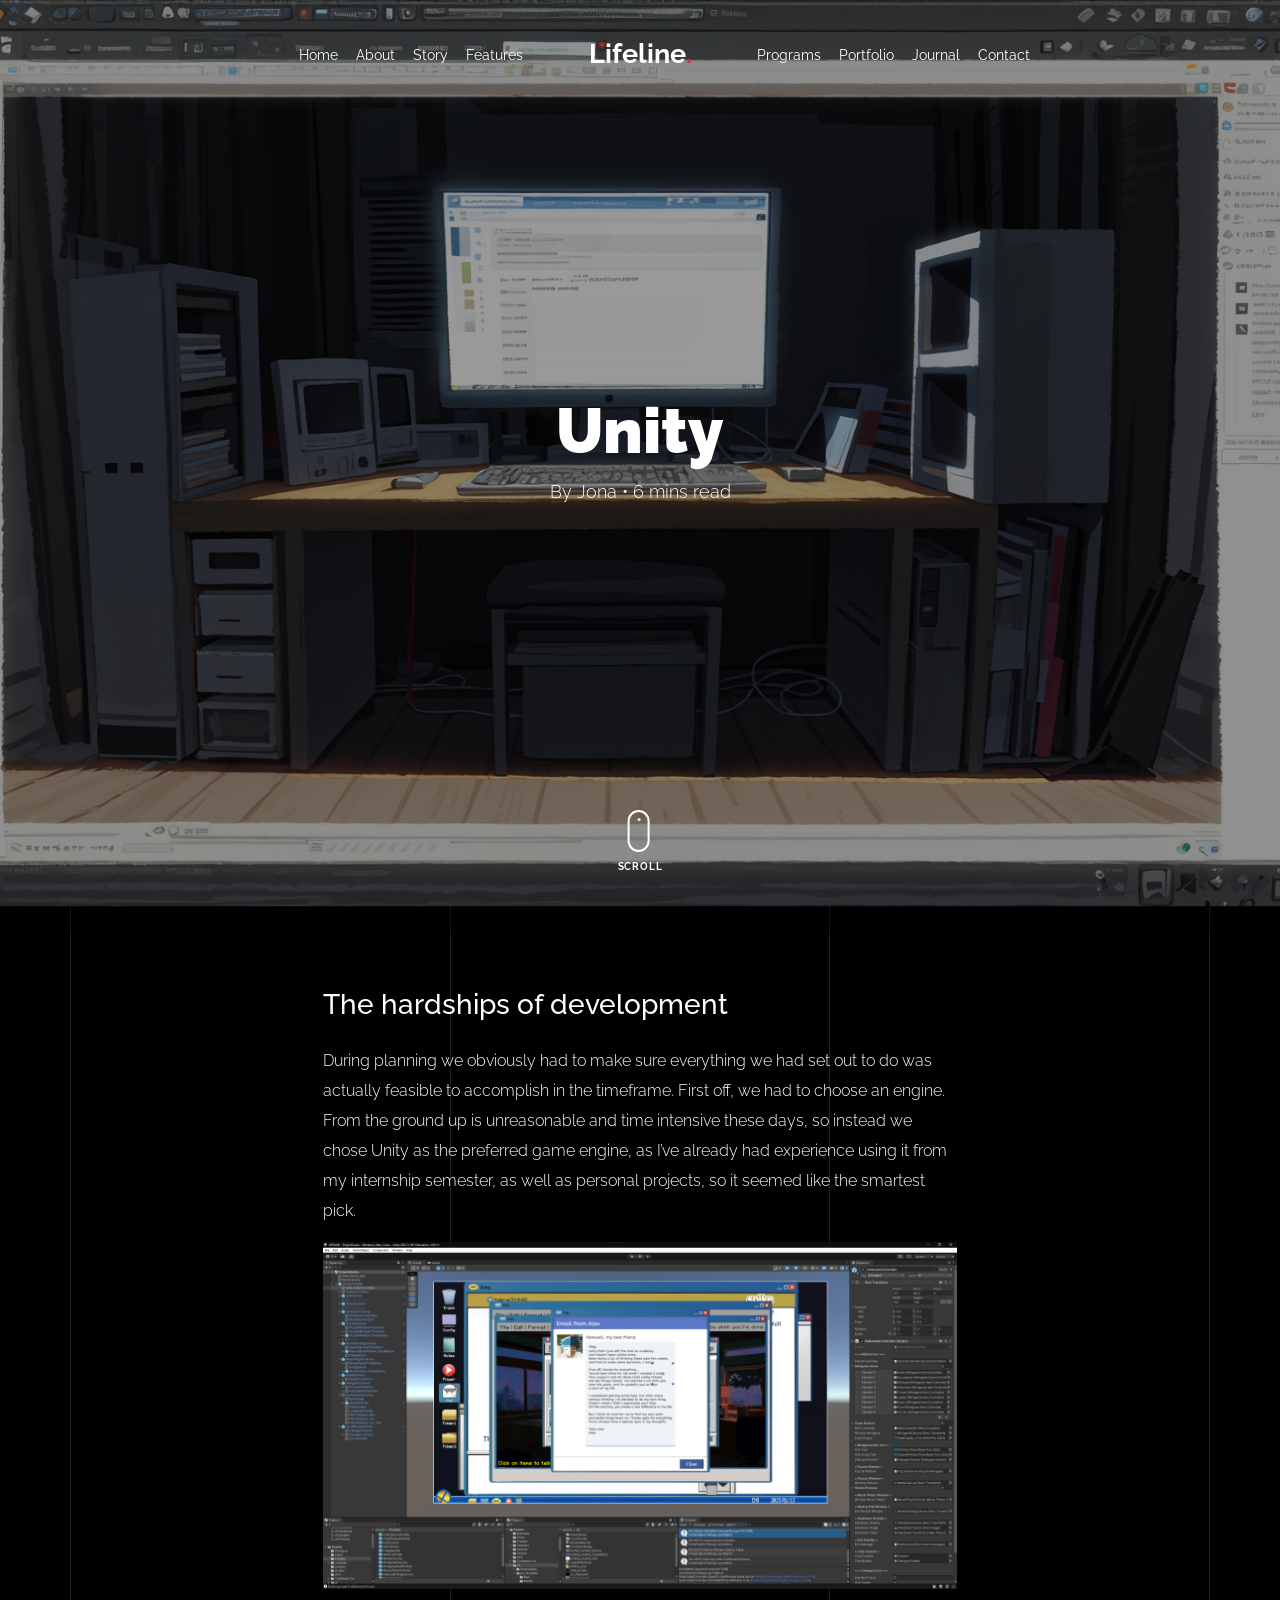
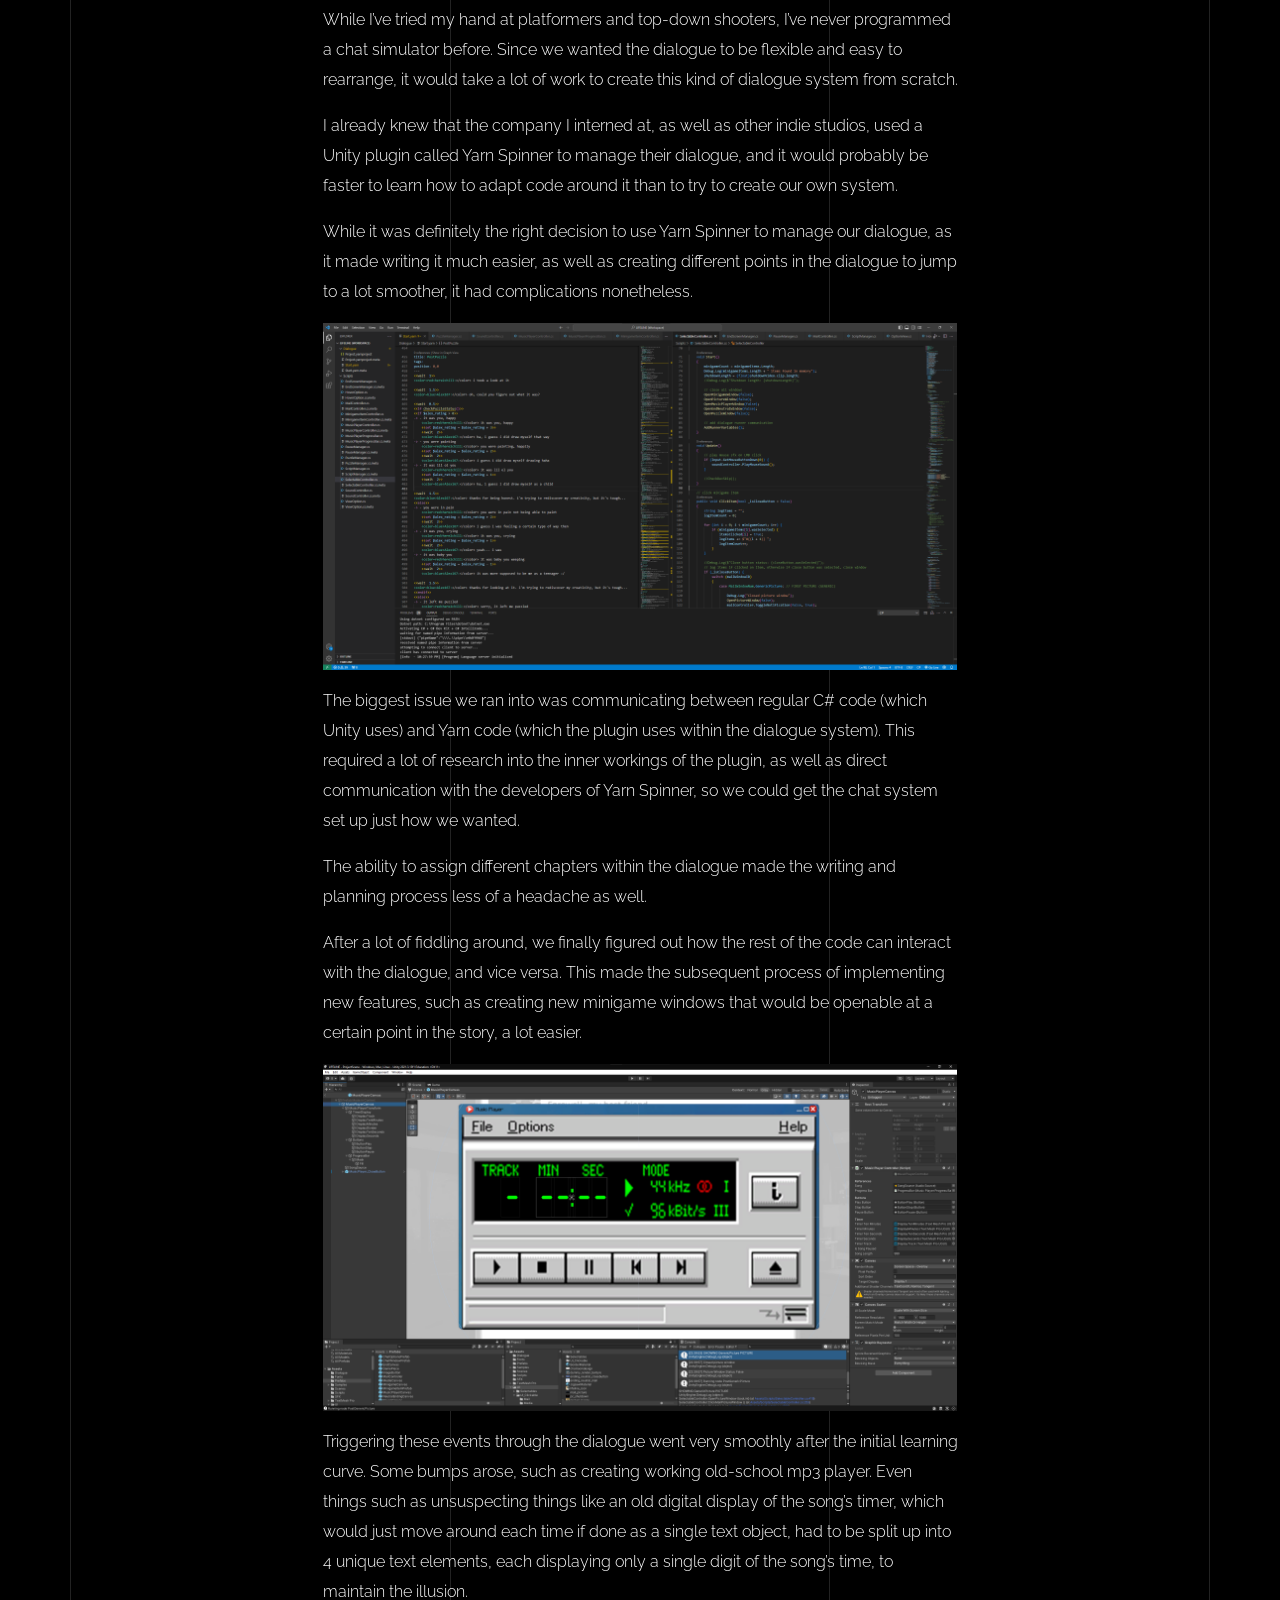
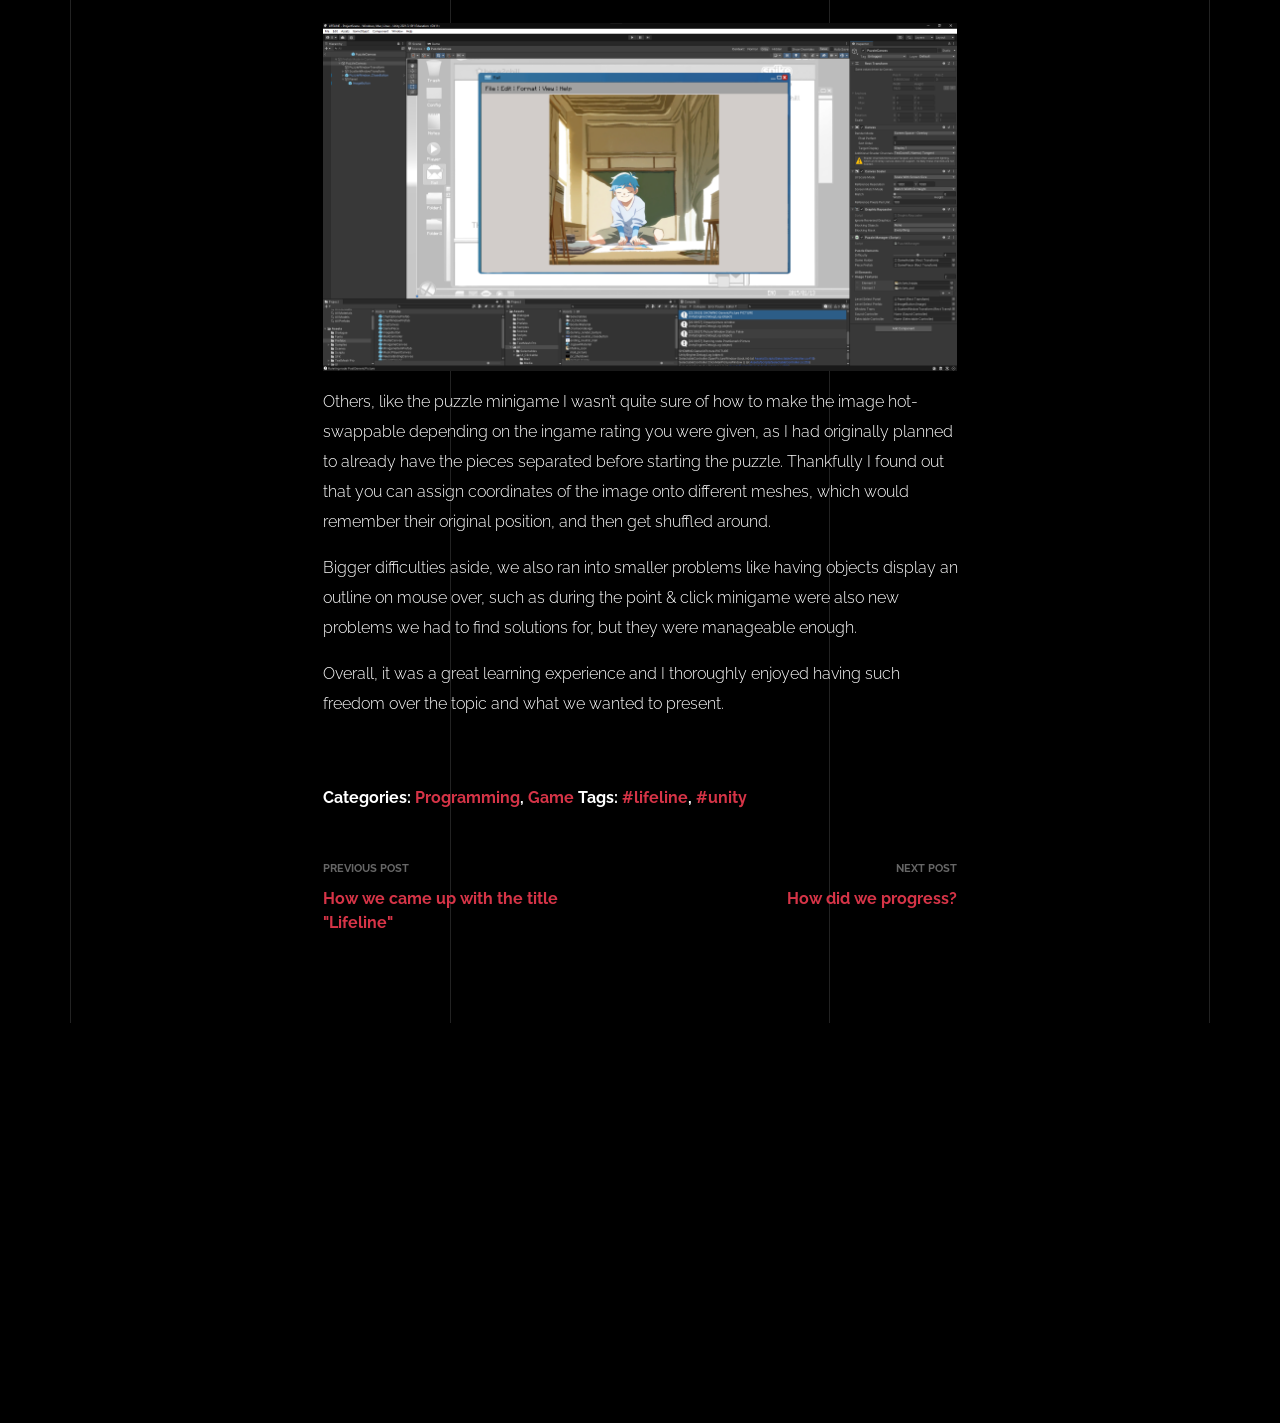
<file: Lifeline_Website/blog-single-3.html>
<!doctype html>
<html lang="en">
  <head>
    <title>Lifeline &mdash; A  portfolio for our university project "Lifeline"</title>
    <meta charset="utf-8">
    <meta name="viewport" content="width=device-width, initial-scale=1, shrink-to-fit=no">
    
    <meta name="description" content="">
    <meta name="keywords" content="html, css, javascript, jquery">
    <meta name="author" content="">

    <link rel="stylesheet" href="css/vendor/icomoon/style.css">
    <link rel="stylesheet" href="css/vendor/owl.carousel.min.css">
    <link rel="stylesheet" href="css/vendor/aos.css">
    <link rel="stylesheet" href="css/vendor/animate.min.css">
    <link rel="stylesheet" href="css/vendor/bootstrap.min.css">
    <link rel="stylesheet" href="css/vendor/jquery.fancybox.min.css">
    

    <!-- Theme Style -->
    <link rel="stylesheet" href="css/style.css">

  </head>
  <body data-spy="scroll" data-target=".site-nav-target" data-offset="200">

    <nav class="unslate_co--site-mobile-menu">
      <div class="close-wrap d-flex">
        <a href="#" class="d-flex ml-auto js-menu-toggle">
          <span class="close-label">Close</span>
          <div class="close-times">
            <span class="bar1"></span>
            <span class="bar2"></span>
          </div>
        </a>
      </div>
      <div class="site-mobile-inner"></div>
    </nav>


    <div class="unslate_co--site-wrap">

      <div class="unslate_co--site-inner">

        <div class="lines-wrap">
          <div class="lines-inner">
            <div class="lines"></div>
          </div>
        </div>
        <!-- END lines -->
      
      <nav class="unslate_co--site-nav site-nav-target">

        <div class="container">
        
          <div class="row align-items-center justify-content-between text-left">
            <div class="col-md-5 text-right">
              <ul class="site-nav-ul js-clone-nav text-left d-none d-lg-inline-block">
                <li class="has-children">
                  <a href="index.html#home-section" class="nav-link">Home</a>
                </li>
                <li><a href="index.html#about-section" class="nav-link">About</a></li>
                <li><a href="index.html#testimonial-section" class="nav-link">Story</a></li>
                <li><a href="index.html#services-section" class="nav-link">Features</a></li>
              </ul>
            </div>
            <div class="site-logo pos-absolute">
              <a href="index.html" class="unslate_co--site-logo">Lifeline<span>.</span></a>
            </div>
            <div class="col-md-5 text-right text-lg-left">
              <ul class="site-nav-ul js-clone-nav text-left d-none d-lg-inline-block">
                <li><a href="index.html#skills-section" class="nav-link">Programs</a></li>
                <li><a href="index.html#portfolio-section" class="nav-link">Portfolio</a></li>
                <li><a href="index.html#journal-section" class="nav-link active">Journal</a></li>
                <li><a href="index.html#contact-section" class="nav-link">Contact</a></li>
              </ul>

              <ul class="site-nav-ul-none-onepage text-right d-inline-block d-lg-none">
                <li><a href="#" class="js-menu-toggle">Menu</a></li>
              </ul>

            </div>
          </div>
        </div>

      </nav>
      <!-- END nav -->

      <div class="cover-v1 jarallax overlay" style="background-image: url('images/mon.png');">
        <div class="container">
          <div class="row align-items-center">
              
            <div class="col-md-8 mx-auto text-center">
              <h1 class="blog-heading" data-aos="fade-up" data-aos-delay="0">Unity</h1>
              <div class="post-meta" data-aos="fade-up" data-aos-delay="100">By Jona &bullet; 6 mins read</div>
            </div>

          </div>
        </div>


        <!-- dov -->
        <a href="#blog-single-section" class="mouse-wrap smoothscroll">
          <span class="mouse">
            <span class="scroll"></span>
          </span>
          <span class="mouse-label">Scroll</span>
        </a>

      </div>
      <!-- END .cover-v1 -->

      <div class="unslate_co--section" id="blog-single-section">
        <div class="container">
          <div class="row justify-content-center">
            <div class="col-md-7">
              <h3 class="mb-4">The hardships of development</h3>
              <p>During planning we obviously had to make sure everything we had set out to do was actually feasible to accomplish in the timeframe.
                First off, we had to choose an engine. From the ground up is unreasonable and time intensive these days, so instead we chose Unity as the preferred game engine, as I’ve already had experience using it from my internship semester, as well as personal projects, so it seemed like the smartest pick. </p>
              <p><img src="images/article_picture01.png" alt="Image" class="img-fluid"></p>
              <p>While I’ve tried my hand at platformers and top-down shooters, I’ve never programmed a chat simulator before. Since we wanted the dialogue to be flexible and easy to rearrange, it would take a lot of work to create this kind of dialogue system from scratch. </p>
              <p>I already knew that the company I interned at, as well as other indie studios, used a Unity plugin called Yarn Spinner to manage their dialogue, and it would probably be faster to learn how to adapt code around it than to try to create our own system.</p>
              <p>While it was definitely the right decision to use Yarn Spinner to manage our dialogue, as it made writing it much easier, as well as creating different points in the dialogue to jump to a lot smoother, it had complications nonetheless.</p>
              <p><img src="images/article_picture02.png" alt="Image" class="img-fluid"></p>
              <p>The biggest issue we ran into was communicating between regular C# code (which Unity uses) and Yarn code (which the plugin uses within the dialogue system). This required a lot of research into the inner workings of the plugin, as well as direct communication with the developers of Yarn Spinner, so we could get the chat system set up just how we wanted. </p>
              <p>The ability to assign different chapters within the dialogue made the writing and planning process less of a headache as well. </p>
              <p>After a lot of fiddling around, we finally figured out how the rest of the code can interact with the dialogue, and vice versa. This made the subsequent process of implementing new features, such as creating new minigame windows that would be openable at a certain point in the story, a lot easier.</p>
              <p><img src="images/article_picture03.png" alt="Image" class="img-fluid"></p>
              <p>Triggering these events through the dialogue went very smoothly after the initial learning curve.
                Some bumps arose, such as creating working old-school mp3 player.
                Even things such as unsuspecting things like an old digital display of the song’s timer, which would just move around each time if done as a single text object, had to be split up into 4 unique text elements, each displaying only a single digit of the song’s time, to maintain the illusion.</p>
                <p><img src="images/article_picture04.png" alt="Image" class="img-fluid"></p>
                <P>Others, like the puzzle minigame I wasn’t quite sure of how to make the image hot-swappable depending on the ingame rating you were given, as I had originally planned to already have the pieces separated before starting the puzzle.
                  Thankfully I found out that you can assign coordinates of the image onto different meshes, which would remember their original position, and then get shuffled around.</P>
                <p>Bigger difficulties aside, we also ran into smaller problems like having objects display an outline on mouse over, such as during the point & click minigame were also new problems we had to find solutions for, but they were manageable enough.</p>
                <P>Overall, it was a great learning experience and I thoroughly enjoyed having such freedom over the topic and what we wanted to present.</P>

              <div class="pt-5 categories_tags ">
                <p>Categories:  <a href="#">Programming</a>, <a href="#">Game</a>  Tags: <a href="#">#lifeline</a>, <a href="#">#unity</a></p>
              </div>

              <div class="post-single-navigation d-flex align-items-stretch">
                <a href="blog-single-2.html" class="mr-auto w-50 pr-4">
                  <span class="d-block">Previous Post</span>
                  How we came up with the title "Lifeline"
                </a>
                <a href="blog-single-4.html" class="ml-auto w-50 text-right pl-4">
                  <span class="d-block">Next Post</span>
                  How did we progress?
                </a>
              </div>
            </div>
          </div>
        </div>
      </div>

      
      </div> 

      <footer class="unslate_co--footer unslate_co--section">
        <div class="container">
          <div class="row justify-content-center">
            <div class="col-md-7">
              
              <div class="footer-site-logo"><a href="#">Lifeline<span>.</span></a></div>

              <ul class="footer-site-social">
                <li><a href="https://www.hs-furtwangen.de/">HFU</a></li>
                <li><a href="#">Game</a></li>
              </ul>

              <p class="site-copyright">
                
                Copyright &copy;
                <script>
                  document.write(new Date().getFullYear());
                </script> All rights reserved | Created by Marc & Jona <i class="icon-star"
                  aria-hidden="true"></i> <a href="https://www.hs-furtwangen.de/" target="_blank">HFU University</a>
              
              </p>

            </div>
          </div>
        </div>
      </footer>

      
    </div>

    <!-- Loader -->
    <div id="unslate_co--overlayer"></div>
    <div class="site-loader-wrap">
      <div class="site-loader"></div>
    </div>

    <script src="js/scripts-dist.js"></script>
    <script src="js/main.js"></script>

  </body>
</html>
</file>
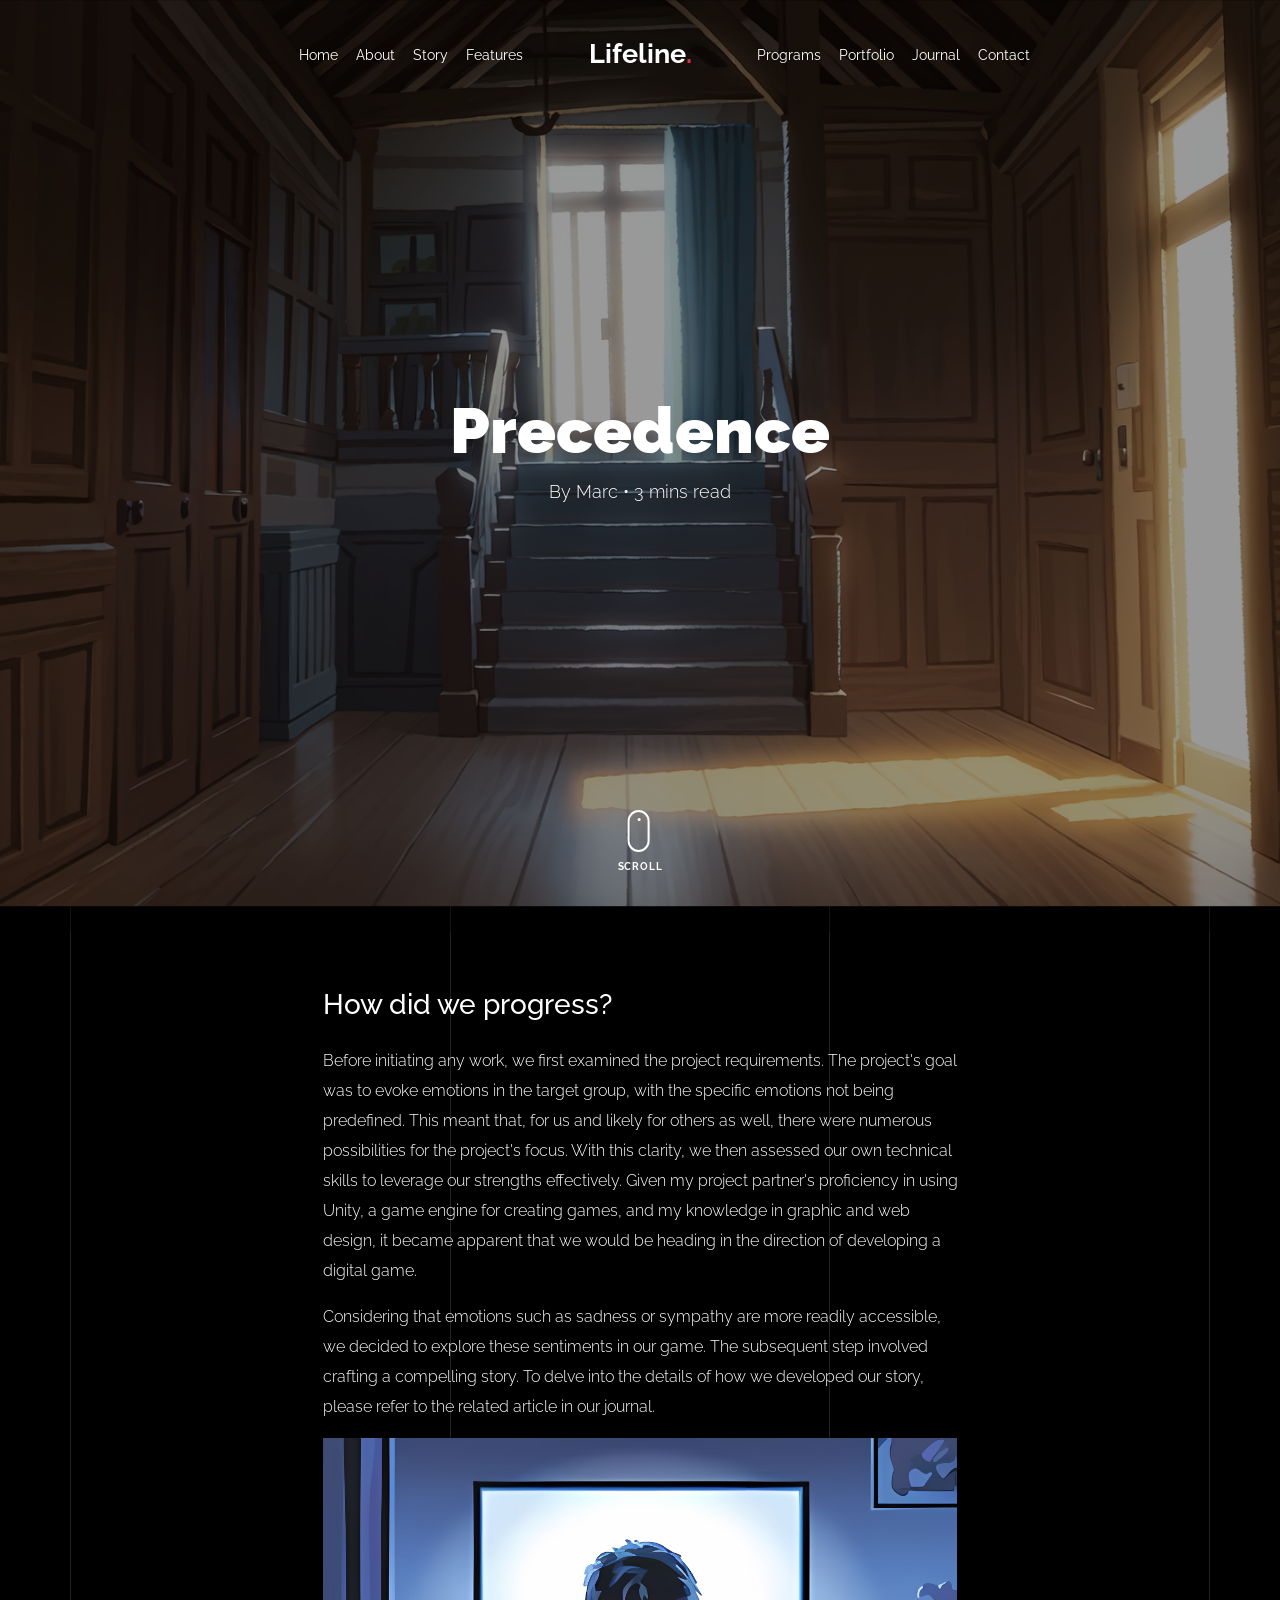
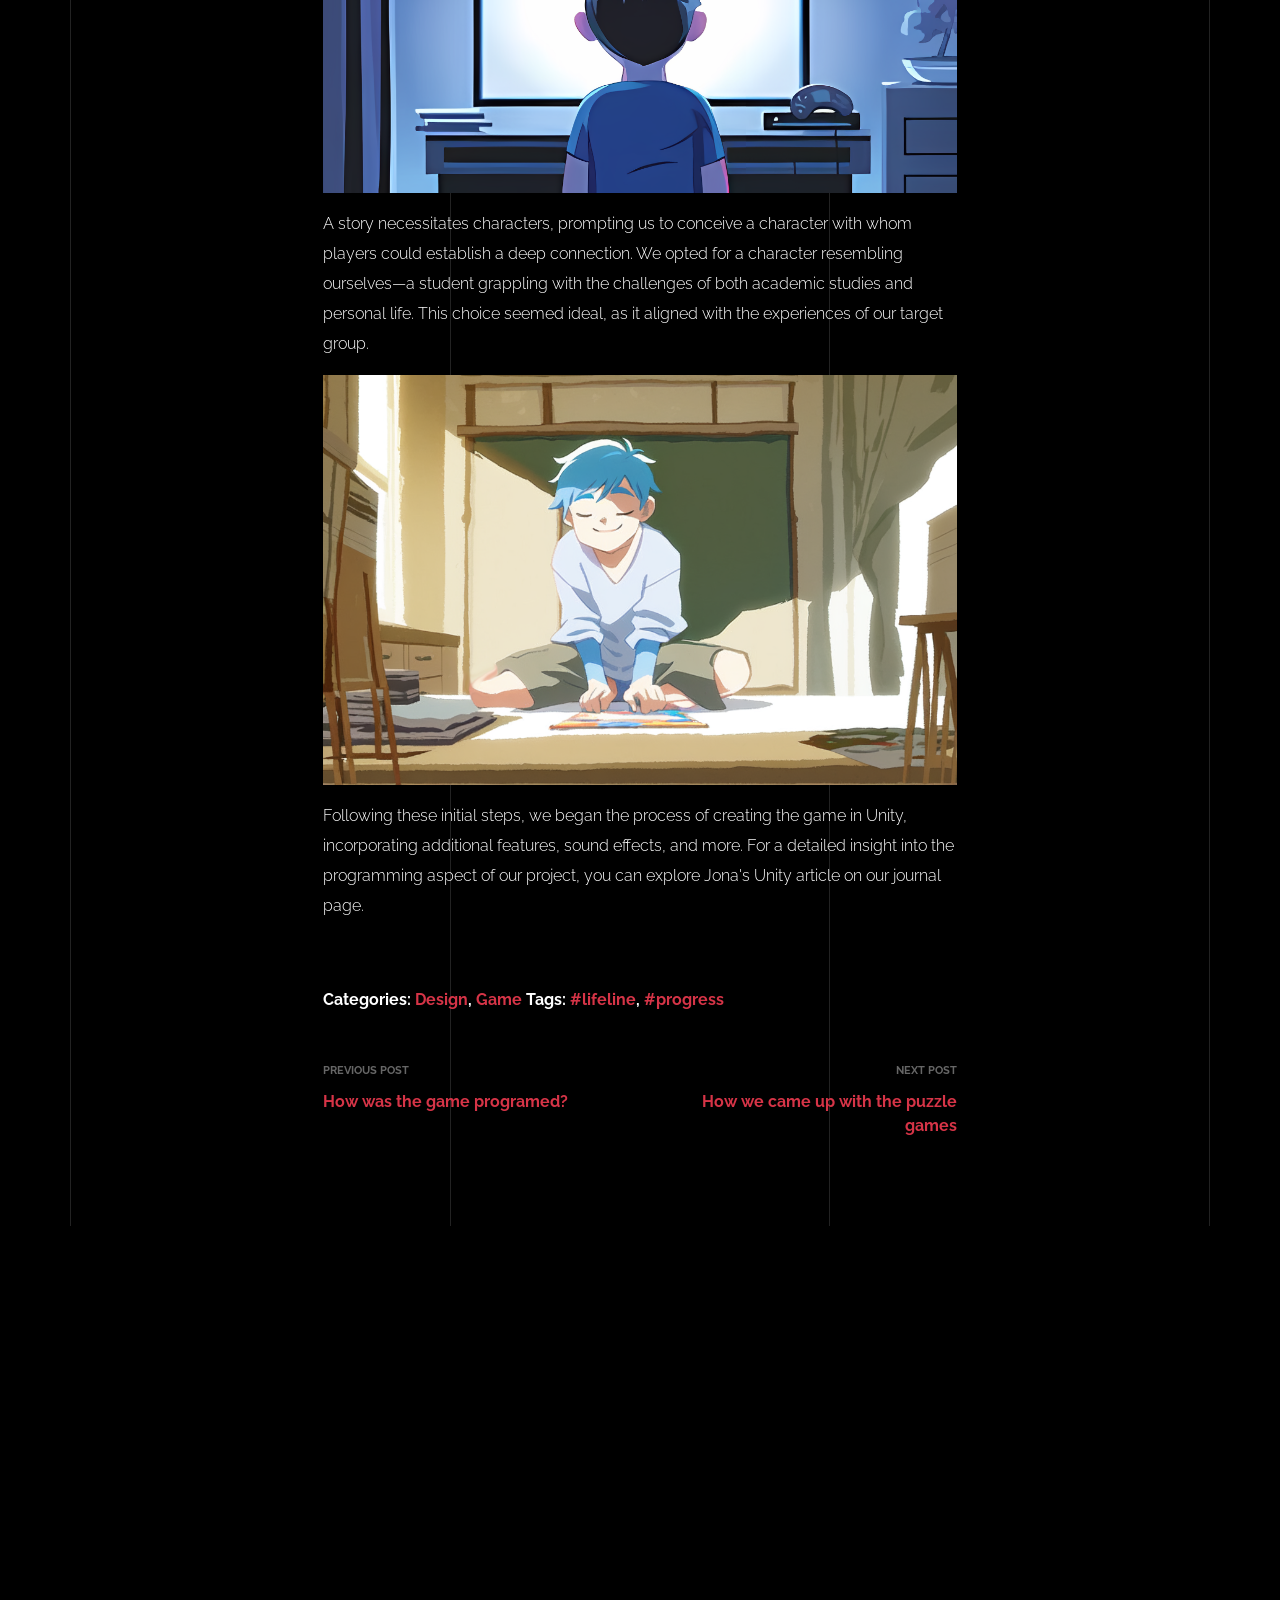
<file: Lifeline_Website/blog-single-4.html>
<!doctype html>
<html lang="en">
  <head>
    <title>Lifeline &mdash; A  portfolio for our university project "Lifeline"</title>
    <meta charset="utf-8">
    <meta name="viewport" content="width=device-width, initial-scale=1, shrink-to-fit=no">
    
    <meta name="description" content="">
    <meta name="keywords" content="html, css, javascript, jquery">
    <meta name="author" content="">

    <link rel="stylesheet" href="css/vendor/icomoon/style.css">
    <link rel="stylesheet" href="css/vendor/owl.carousel.min.css">
    <link rel="stylesheet" href="css/vendor/aos.css">
    <link rel="stylesheet" href="css/vendor/animate.min.css">
    <link rel="stylesheet" href="css/vendor/bootstrap.min.css">
    <link rel="stylesheet" href="css/vendor/jquery.fancybox.min.css">
    

    <!-- Theme Style -->
    <link rel="stylesheet" href="css/style.css">

  </head>
  <body data-spy="scroll" data-target=".site-nav-target" data-offset="200">

    <nav class="unslate_co--site-mobile-menu">
      <div class="close-wrap d-flex">
        <a href="#" class="d-flex ml-auto js-menu-toggle">
          <span class="close-label">Close</span>
          <div class="close-times">
            <span class="bar1"></span>
            <span class="bar2"></span>
          </div>
        </a>
      </div>
      <div class="site-mobile-inner"></div>
    </nav>


    <div class="unslate_co--site-wrap">

      <div class="unslate_co--site-inner">

        <div class="lines-wrap">
          <div class="lines-inner">
            <div class="lines"></div>
          </div>
        </div>
        <!-- END lines -->
      
      <nav class="unslate_co--site-nav site-nav-target">

        <div class="container">
        
          <div class="row align-items-center justify-content-between text-left">
            <div class="col-md-5 text-right">
              <ul class="site-nav-ul js-clone-nav text-left d-none d-lg-inline-block">
                <li class="has-children">
                  <a href="index.html#home-section" class="nav-link">Home</a>
                </li>
                <li><a href="index.html#about-section" class="nav-link">About</a></li>
                <li><a href="index.html#testimonial-section" class="nav-link">Story</a></li>
                <li><a href="index.html#services-section" class="nav-link">Features</a></li>
              </ul>
            </div>
            <div class="site-logo pos-absolute">
              <a href="index.html" class="unslate_co--site-logo">Lifeline<span>.</span></a>
            </div>
            <div class="col-md-5 text-right text-lg-left">
              <ul class="site-nav-ul js-clone-nav text-left d-none d-lg-inline-block">
                <li><a href="index.html#skills-section" class="nav-link">Programs</a></li>
                <li><a href="index.html#portfolio-section" class="nav-link">Portfolio</a></li>
                <li><a href="index.html#journal-section" class="nav-link active">Journal</a></li>
                <li><a href="index.html#contact-section" class="nav-link">Contact</a></li>
              </ul>

              <ul class="site-nav-ul-none-onepage text-right d-inline-block d-lg-none">
                <li><a href="#" class="js-menu-toggle">Menu</a></li>
              </ul>

            </div>
          </div>
        </div>

      </nav>
      <!-- END nav -->

      <div class="cover-v1 jarallax overlay" style="background-image: url('images/stairs.png');">
        <div class="container">
          <div class="row align-items-center">
              
            <div class="col-md-8 mx-auto text-center">
              <h1 class="blog-heading" data-aos="fade-up" data-aos-delay="0">Precedence</h1>
              <div class="post-meta" data-aos="fade-up" data-aos-delay="100">By Marc &bullet; 3 mins read</div>
            </div>

          </div>
        </div>


        <!-- dov -->
        <a href="#blog-single-section" class="mouse-wrap smoothscroll">
          <span class="mouse">
            <span class="scroll"></span>
          </span>
          <span class="mouse-label">Scroll</span>
        </a>

      </div>
      <!-- END .cover-v1 -->

      <div class="unslate_co--section" id="blog-single-section">
        <div class="container">
          <div class="row justify-content-center">
            <div class="col-md-7">
              <h3 class="mb-4">How did we progress?</h3>
              <p>Before initiating any work, we first examined the project requirements. The project's goal was to evoke emotions in the target group, with the specific emotions not being predefined. This meant that, for us and likely for others as well, there were numerous possibilities for the project's focus. With this clarity, we then assessed our own technical skills to leverage our strengths effectively. Given my project partner's proficiency in using Unity, a game engine for creating games, and my knowledge in graphic and web design, it became apparent that we would be heading in the direction of developing a digital game.</p>
              <p> Considering that emotions such as sadness or sympathy are more readily accessible, we decided to explore these sentiments in our game. The subsequent step involved crafting a compelling story. To delve into the details of how we developed our story, please refer to the related article in our journal.</p>
              <p><img src="images/alex_tv.png" alt="Image" class="img-fluid"></p>
              <p>A story necessitates characters, prompting us to conceive a character with whom players could establish a deep connection. We opted for a character resembling ourselves—a student grappling with the challenges of both academic studies and personal life. This choice seemed ideal, as it aligned with the experiences of our target group.</p>
              <p><img src="images/puz_pos_2.png" alt="Image" class="img-fluid"></p>
              <p>Following these initial steps, we began the process of creating the game in Unity, incorporating additional features, sound effects, and more. For a detailed insight into the programming aspect of our project, you can explore Jona's Unity article on our journal page.</p>

              <div class="pt-5 categories_tags ">
                <p>Categories:  <a href="#">Design</a>, <a href="#">Game</a>  Tags: <a href="#">#lifeline</a>, <a href="#">#progress</a></p>
              </div>

              <div class="post-single-navigation d-flex align-items-stretch">
                <a href="blog-single-3.html" class="mr-auto w-50 pr-4">
                  <span class="d-block">Previous Post</span>
                  How was the game programed?
                </a>
                <a href="blog-single-5.html" class="ml-auto w-50 text-right pl-4">
                  <span class="d-block">Next Post</span>
                  How we came up with the puzzle games
                </a>
              </div>
            </div>
          </div>
        </div>
      </div>

      
      </div> 

      <footer class="unslate_co--footer unslate_co--section">
        <div class="container">
          <div class="row justify-content-center">
            <div class="col-md-7">
              
              <div class="footer-site-logo"><a href="#">Lifeline<span>.</span></a></div>

              <ul class="footer-site-social">
                <li><a href="https://www.hs-furtwangen.de/">HFU</a></li>
                <li><a href="#">Game</a></li>
              </ul>

              <p class="site-copyright">
                
                Copyright &copy;
                <script>
                  document.write(new Date().getFullYear());
                </script> All rights reserved | Created by Marc & Jona <i class="icon-star"
                  aria-hidden="true"></i> <a href="https://www.hs-furtwangen.de/" target="_blank">HFU University</a>
              
              </p>

            </div>
          </div>
        </div>
      </footer>

      
    </div>

    <!-- Loader -->
    <div id="unslate_co--overlayer"></div>
    <div class="site-loader-wrap">
      <div class="site-loader"></div>
    </div>

    <script src="js/scripts-dist.js"></script>
    <script src="js/main.js"></script>

  </body>
</html>
</file>
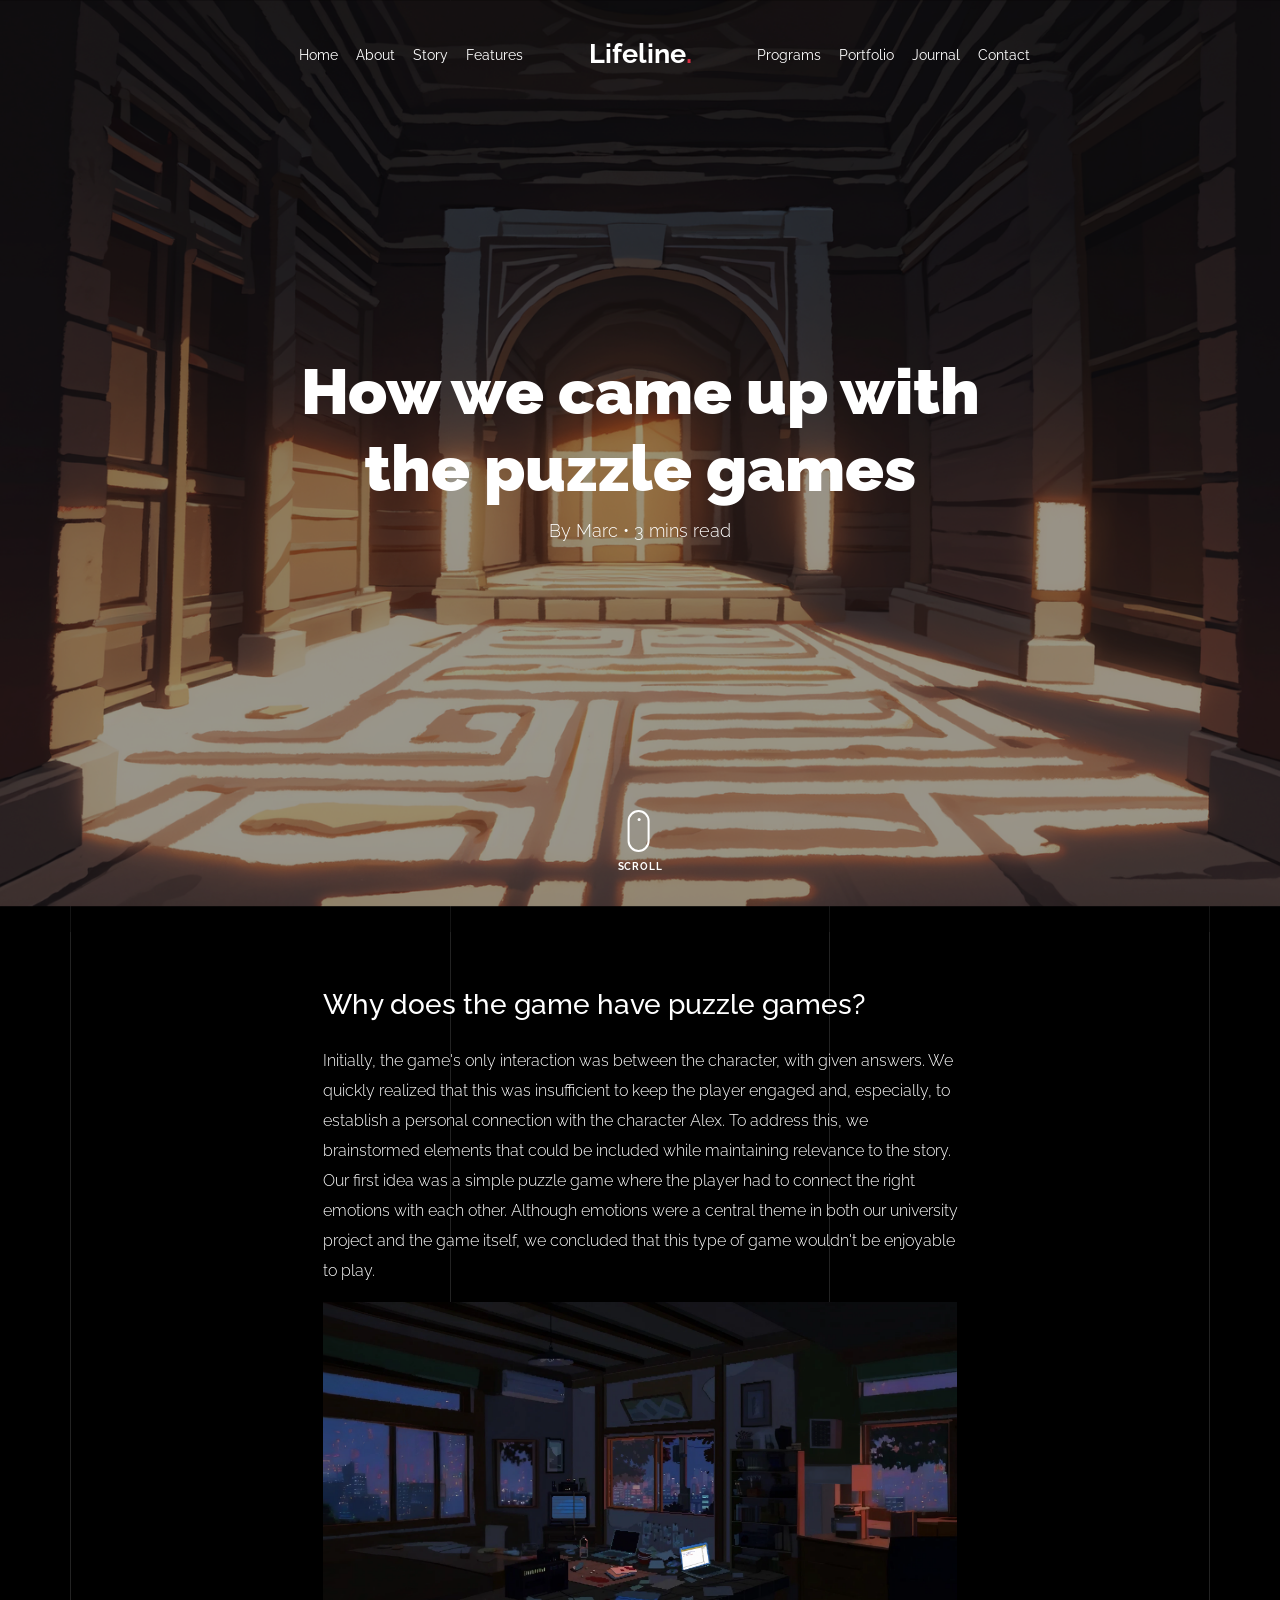
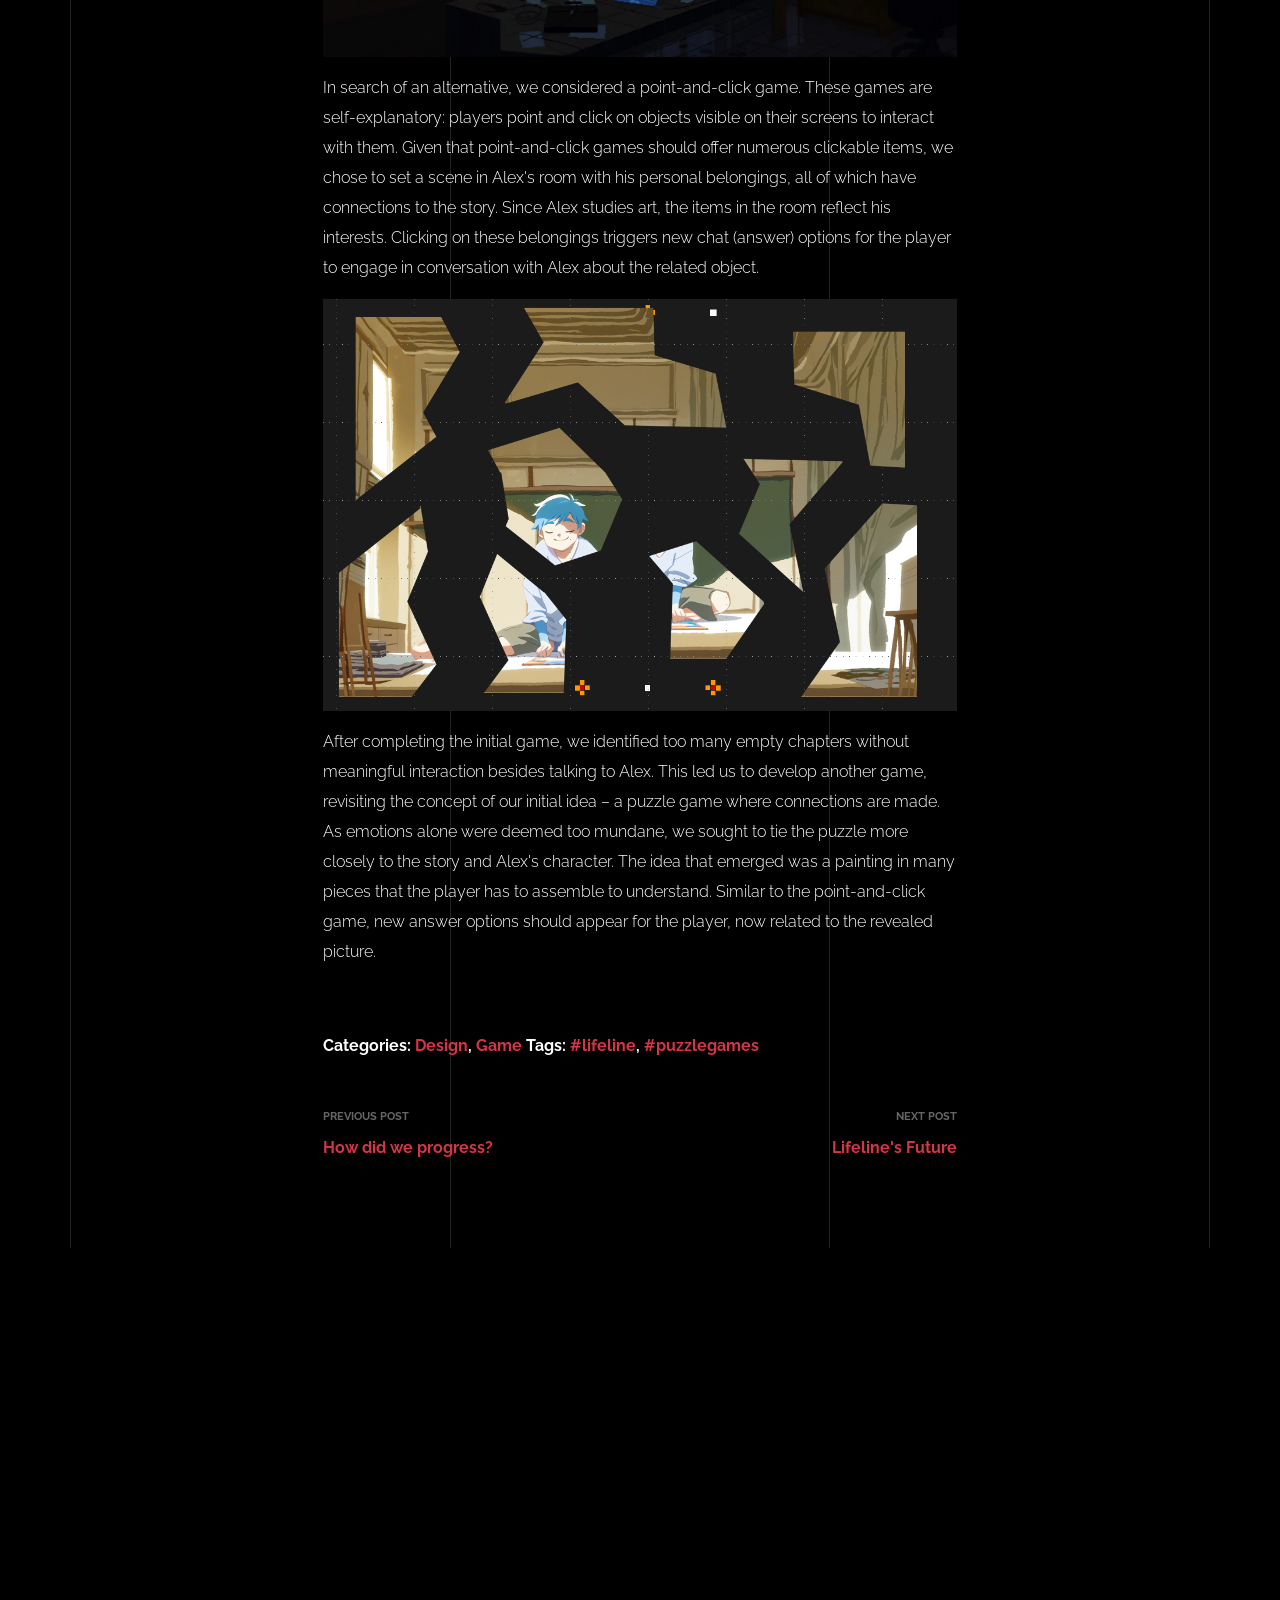
<file: Lifeline_Website/blog-single-5.html>
<!doctype html>
<html lang="en">
  <head>
    <title>Lifeline &mdash; A  portfolio for our university project "Lifeline"</title>
    <meta charset="utf-8">
    <meta name="viewport" content="width=device-width, initial-scale=1, shrink-to-fit=no">
    
    <meta name="description" content="">
    <meta name="keywords" content="html, css, javascript, jquery">
    <meta name="author" content="">

    <link rel="stylesheet" href="css/vendor/icomoon/style.css">
    <link rel="stylesheet" href="css/vendor/owl.carousel.min.css">
    <link rel="stylesheet" href="css/vendor/aos.css">
    <link rel="stylesheet" href="css/vendor/animate.min.css">
    <link rel="stylesheet" href="css/vendor/bootstrap.min.css">
    <link rel="stylesheet" href="css/vendor/jquery.fancybox.min.css">
    

    <!-- Theme Style -->
    <link rel="stylesheet" href="css/style.css">

  </head>
  <body data-spy="scroll" data-target=".site-nav-target" data-offset="200">

    <nav class="unslate_co--site-mobile-menu">
      <div class="close-wrap d-flex">
        <a href="#" class="d-flex ml-auto js-menu-toggle">
          <span class="close-label">Close</span>
          <div class="close-times">
            <span class="bar1"></span>
            <span class="bar2"></span>
          </div>
        </a>
      </div>
      <div class="site-mobile-inner"></div>
    </nav>


    <div class="unslate_co--site-wrap">

      <div class="unslate_co--site-inner">

        <div class="lines-wrap">
          <div class="lines-inner">
            <div class="lines"></div>
          </div>
        </div>
        <!-- END lines -->
      
      <nav class="unslate_co--site-nav site-nav-target">

        <div class="container">
        
          <div class="row align-items-center justify-content-between text-left">
            <div class="col-md-5 text-right">
              <ul class="site-nav-ul js-clone-nav text-left d-none d-lg-inline-block">
                <li class="has-children">
                  <a href="index.html#home-section" class="nav-link">Home</a>
                </li>
                <li><a href="index.html#about-section" class="nav-link">About</a></li>
                <li><a href="index.html#testimonial-section" class="nav-link">Story</a></li>
                <li><a href="index.html#services-section" class="nav-link">Features</a></li>
              </ul>
            </div>
            <div class="site-logo pos-absolute">
              <a href="index.html" class="unslate_co--site-logo">Lifeline<span>.</span></a>
            </div>
            <div class="col-md-5 text-right text-lg-left">
              <ul class="site-nav-ul js-clone-nav text-left d-none d-lg-inline-block">
                <li><a href="index.html#skills-section" class="nav-link">Programs</a></li>
                <li><a href="index.html#portfolio-section" class="nav-link">Portfolio</a></li>
                <li><a href="index.html#journal-section" class="nav-link active">Journal</a></li>
                <li><a href="index.html#contact-section" class="nav-link">Contact</a></li>
              </ul>

              <ul class="site-nav-ul-none-onepage text-right d-inline-block d-lg-none">
                <li><a href="#" class="js-menu-toggle">Menu</a></li>
              </ul>

            </div>
          </div>
        </div>

      </nav>
      <!-- END nav -->

      <div class="cover-v1 jarallax overlay" style="background-image: url('images/puzzle.png');">
        <div class="container">
          <div class="row align-items-center">
              
            <div class="col-md-8 mx-auto text-center">
              <h1 class="blog-heading" data-aos="fade-up" data-aos-delay="0">How we came up with the puzzle games</h1>
              <div class="post-meta" data-aos="fade-up" data-aos-delay="100">By Marc &bullet; 3 mins read</div>
            </div>

          </div>
        </div>


        <!-- dov -->
        <a href="#blog-single-section" class="mouse-wrap smoothscroll">
          <span class="mouse">
            <span class="scroll"></span>
          </span>
          <span class="mouse-label">Scroll</span>
        </a>

      </div>
      <!-- END .cover-v1 -->

      <div class="unslate_co--section" id="blog-single-section">
        <div class="container">
          <div class="row justify-content-center">
            <div class="col-md-7">
              <h3 class="mb-4">Why does the game have puzzle games?</h3>
              <p>Initially, the game's only interaction was between the character, with given answers. We quickly realized that this was insufficient to keep the player engaged and, especially, to establish a personal connection with the character Alex. To address this, we brainstormed elements that could be included while maintaining relevance to the story. Our first idea was a simple puzzle game where the player had to connect the right emotions with each other. Although emotions were a central theme in both our university project and the game itself, we concluded that this type of game wouldn't be enjoyable to play. </p>
              <p><img src="images/picture_room.png" alt="Image" class="img-fluid"></p>
              <p>In search of an alternative, we considered a point-and-click game. These games are self-explanatory: players point and click on objects visible on their screens to interact with them. Given that point-and-click games should offer numerous clickable items, we chose to set a scene in Alex's room with his personal belongings, all of which have connections to the story. Since Alex studies art, the items in the room reflect his interests. Clicking on these belongings triggers new chat (answer) options for the player to engage in conversation with Alex about the related object.</p>
              <p><img src="images/puzzle_image.png" alt="Image" class="img-fluid"></p>
              <p>After completing the initial game, we identified too many empty chapters without meaningful interaction besides talking to Alex. This led us to develop another game, revisiting the concept of our initial idea – a puzzle game where connections are made. As emotions alone were deemed too mundane, we sought to tie the puzzle more closely to the story and Alex's character. The idea that emerged was a painting in many pieces that the player has to assemble to understand. Similar to the point-and-click game, new answer options should appear for the player, now related to the revealed picture. </p>

              <div class="pt-5 categories_tags ">
                <p>Categories:  <a href="#">Design</a>, <a href="#">Game</a>  Tags: <a href="#">#lifeline</a>, <a href="#">#puzzlegames</a></p>
              </div>

              <div class="post-single-navigation d-flex align-items-stretch">
                <a href="blog-single-4.html" class="mr-auto w-50 pr-4">
                  <span class="d-block">Previous Post</span>
                  How did we progress?
                </a>
                <a href="blog-single-6.html" class="ml-auto w-50 text-right pl-4">
                  <span class="d-block">Next Post</span>
                  Lifeline's Future
                </a>
              </div>
            </div>
          </div>
        </div>
      </div>

      
      </div> 

      <footer class="unslate_co--footer unslate_co--section">
        <div class="container">
          <div class="row justify-content-center">
            <div class="col-md-7">
              
              <div class="footer-site-logo"><a href="#">Lifeline<span>.</span></a></div>

              <ul class="footer-site-social">
                <li><a href="https://www.hs-furtwangen.de/">HFU</a></li>
                <li><a href="#">Game</a></li>
              </ul>

              <p class="site-copyright">
                
                Copyright &copy;
                <script>
                  document.write(new Date().getFullYear());
                </script> All rights reserved | Created by Marc & Jona <i class="icon-star"
                  aria-hidden="true"></i> <a href="https://www.hs-furtwangen.de/" target="_blank">HFU University</a>
              
              </p>

            </div>
          </div>
        </div>
      </footer>

      
    </div>

    <!-- Loader -->
    <div id="unslate_co--overlayer"></div>
    <div class="site-loader-wrap">
      <div class="site-loader"></div>
    </div>

    <script src="js/scripts-dist.js"></script>
    <script src="js/main.js"></script>

  </body>
</html>
</file>
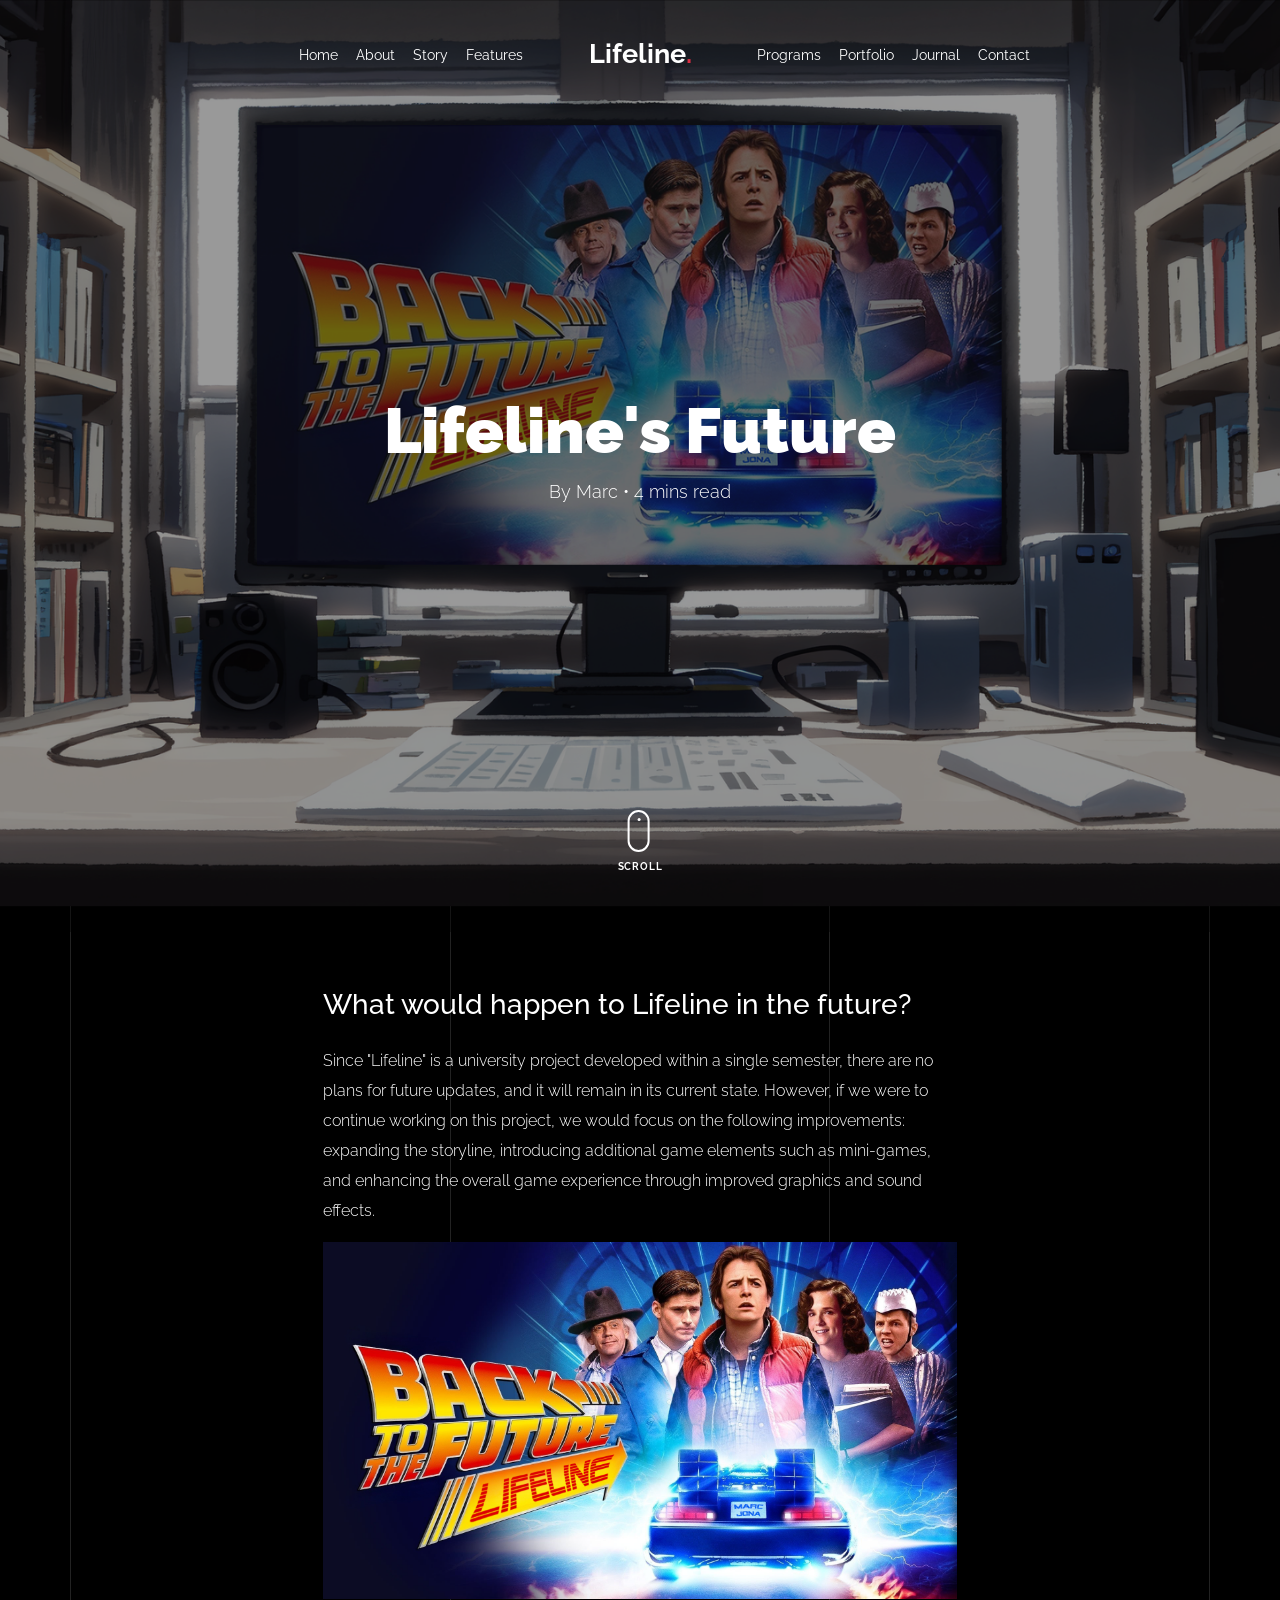
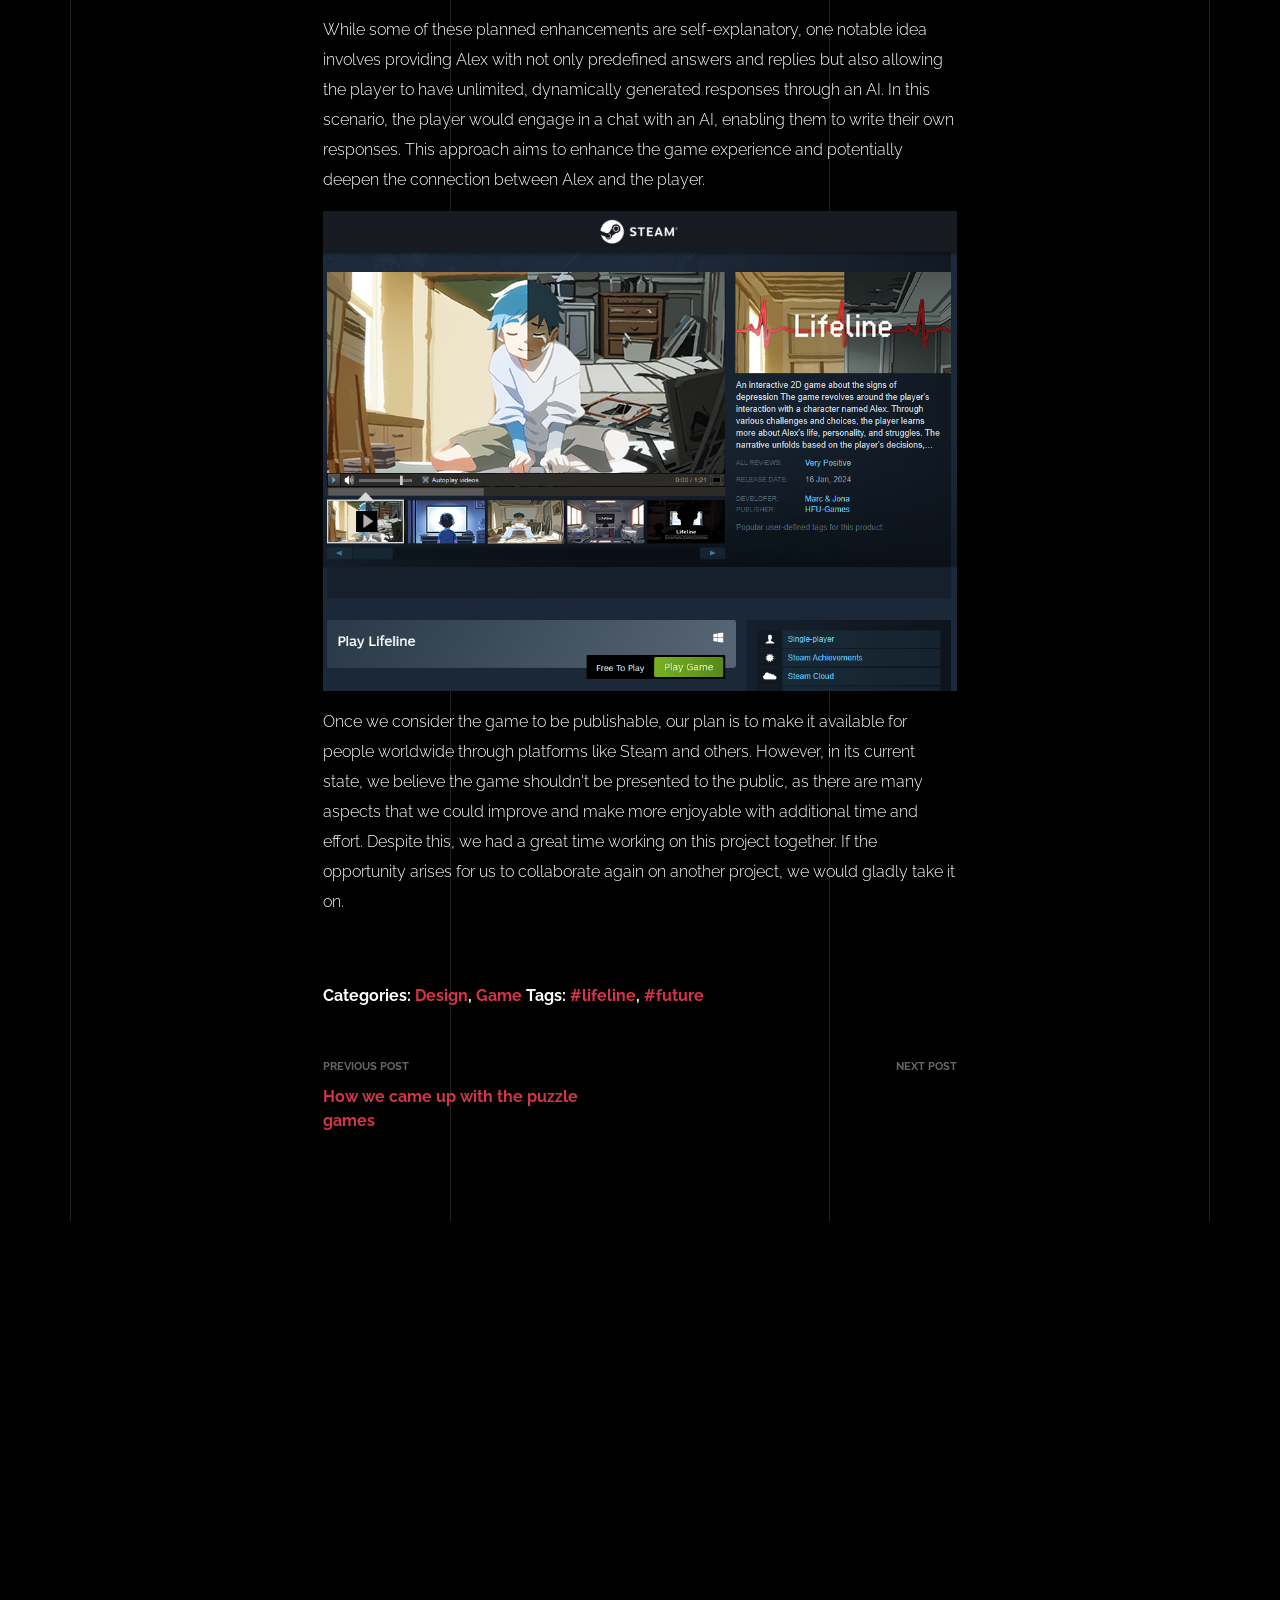
<file: Lifeline_Website/blog-single-6.html>
<!doctype html>
<html lang="en">
  <head>
    <title>Lifeline &mdash; A  portfolio for our university project "Lifeline"</title>
    <meta charset="utf-8">
    <meta name="viewport" content="width=device-width, initial-scale=1, shrink-to-fit=no">
    
    <meta name="description" content="">
    <meta name="keywords" content="html, css, javascript, jquery">
    <meta name="author" content="">

    <link rel="stylesheet" href="css/vendor/icomoon/style.css">
    <link rel="stylesheet" href="css/vendor/owl.carousel.min.css">
    <link rel="stylesheet" href="css/vendor/aos.css">
    <link rel="stylesheet" href="css/vendor/animate.min.css">
    <link rel="stylesheet" href="css/vendor/bootstrap.min.css">
    <link rel="stylesheet" href="css/vendor/jquery.fancybox.min.css">
    

    <!-- Theme Style -->
    <link rel="stylesheet" href="css/style.css">

  </head>
  <body data-spy="scroll" data-target=".site-nav-target" data-offset="200">

    <nav class="unslate_co--site-mobile-menu">
      <div class="close-wrap d-flex">
        <a href="#" class="d-flex ml-auto js-menu-toggle">
          <span class="close-label">Close</span>
          <div class="close-times">
            <span class="bar1"></span>
            <span class="bar2"></span>
          </div>
        </a>
      </div>
      <div class="site-mobile-inner"></div>
    </nav>


    <div class="unslate_co--site-wrap">

      <div class="unslate_co--site-inner">

        <div class="lines-wrap">
          <div class="lines-inner">
            <div class="lines"></div>
          </div>
        </div>
        <!-- END lines -->
      
      <nav class="unslate_co--site-nav site-nav-target">

        <div class="container">
        
          <div class="row align-items-center justify-content-between text-left">
            <div class="col-md-5 text-right">
              <ul class="site-nav-ul js-clone-nav text-left d-none d-lg-inline-block">
                <li class="has-children">
                  <a href="index.html#home-section" class="nav-link">Home</a>
                </li>
                <li><a href="index.html#about-section" class="nav-link">About</a></li>
                <li><a href="index.html#testimonial-section" class="nav-link">Story</a></li>
                <li><a href="index.html#services-section" class="nav-link">Features</a></li>
              </ul>
            </div>
            <div class="site-logo pos-absolute">
              <a href="index.html" class="unslate_co--site-logo">Lifeline<span>.</span></a>
            </div>
            <div class="col-md-5 text-right text-lg-left">
              <ul class="site-nav-ul js-clone-nav text-left d-none d-lg-inline-block">
                <li><a href="index.html#skills-section" class="nav-link">Programs</a></li>
                <li><a href="index.html#portfolio-section" class="nav-link">Portfolio</a></li>
                <li><a href="index.html#journal-section" class="nav-link active">Journal</a></li>
                <li><a href="index.html#contact-section" class="nav-link">Contact</a></li>
              </ul>

              <ul class="site-nav-ul-none-onepage text-right d-inline-block d-lg-none">
                <li><a href="#" class="js-menu-toggle">Menu</a></li>
              </ul>

            </div>
          </div>
        </div>

      </nav>
      <!-- END nav -->

      <div class="cover-v1 jarallax overlay" style="background-image: url('images/monitor_2.png');">
        <div class="container">
          <div class="row align-items-center">
              
            <div class="col-md-8 mx-auto text-center">
              <h1 class="blog-heading" data-aos="fade-up" data-aos-delay="0">Lifeline's Future</h1>
              <div class="post-meta" data-aos="fade-up" data-aos-delay="100">By Marc &bullet; 4 mins read</div>
            </div>

          </div>
        </div>


        <!-- dov -->
        <a href="#blog-single-section" class="mouse-wrap smoothscroll">
          <span class="mouse">
            <span class="scroll"></span>
          </span>
          <span class="mouse-label">Scroll</span>
        </a>

      </div>
      <!-- END .cover-v1 -->

      <div class="unslate_co--section" id="blog-single-section">
        <div class="container">
          <div class="row justify-content-center">
            <div class="col-md-7">
              <h3 class="mb-4">What would happen to Lifeline in the future?</h3>
              <p>Since "Lifeline" is a university project developed within a single semester, there are no plans for future updates, and it will remain in its current state. However, if we were to continue working on this project, we would focus on the following improvements: expanding the storyline, introducing additional game elements such as mini-games, and enhancing the overall game experience through improved graphics and sound effects. </p>
              <p><img src="images/bttf_lifeline.png" alt="Image" class="img-fluid"></p>
              <p>While some of these planned enhancements are self-explanatory, one notable idea involves providing Alex with not only predefined answers and replies but also allowing the player to have unlimited, dynamically generated responses through an AI. In this scenario, the player would engage in a chat with an AI, enabling them to write their own responses. This approach aims to enhance the game experience and potentially deepen the connection between Alex and the player.</p>
              <p><img src="images/Steam_Lifeline.png" alt="Image" class="img-fluid"></p>
              <p>Once we consider the game to be publishable, our plan is to make it available for people worldwide through platforms like Steam and others. However, in its current state, we believe the game shouldn't be presented to the public, as there are many aspects that we could improve and make more enjoyable with additional time and effort. Despite this, we had a great time working on this project together. If the opportunity arises for us to collaborate again on another project, we would gladly take it on. </p>

              <div class="pt-5 categories_tags ">
                <p>Categories:  <a href="#">Design</a>, <a href="#">Game</a>  Tags: <a href="#">#lifeline</a>, <a href="#">#future</a></p>
              </div>

              <div class="post-single-navigation d-flex align-items-stretch">
                <a href="blog-single-5.html" class="mr-auto w-50 pr-4">
                  <span class="d-block">Previous Post</span>
                  How we came up with the puzzle games
                </a>
                <a href="#" class="ml-auto w-50 text-right pl-4">
                  <span class="d-block">Next Post</span>
                  
                </a>
              </div>
            </div>
          </div>
        </div>
      </div>

      
      </div> 

      <footer class="unslate_co--footer unslate_co--section">
        <div class="container">
          <div class="row justify-content-center">
            <div class="col-md-7">
              
              <div class="footer-site-logo"><a href="#">Lifeline<span>.</span></a></div>

              <ul class="footer-site-social">
                <li><a href="https://www.hs-furtwangen.de/">HFU</a></li>
                <li><a href="#">Game</a></li>
              </ul>

              <p class="site-copyright">
                
                Copyright &copy;
                <script>
                  document.write(new Date().getFullYear());
                </script> All rights reserved | Created by Marc & Jona <i class="icon-star"
                  aria-hidden="true"></i> <a href="https://www.hs-furtwangen.de/" target="_blank">HFU University</a>
              
              </p>

            </div>
          </div>
        </div>
      </footer>

      
    </div>

    <!-- Loader -->
    <div id="unslate_co--overlayer"></div>
    <div class="site-loader-wrap">
      <div class="site-loader"></div>
    </div>

    <script src="js/scripts-dist.js"></script>
    <script src="js/main.js"></script>

  </body>
</html>
</file>
<file: css/vendor/icomoon/style.css>
@font-face {
  font-family: 'icomoon';
  src:  url('fonts/icomoon.eot?10si43');
  src:  url('fonts/icomoon.eot?10si43#iefix') format('embedded-opentype'),
    url('fonts/icomoon.ttf?10si43') format('truetype'),
    url('fonts/icomoon.woff?10si43') format('woff'),
    url('fonts/icomoon.svg?10si43#icomoon') format('svg');
  font-weight: normal;
  font-style: normal;
}

[class^="icon-"], [class*=" icon-"] {
  /* use !important to prevent issues with browser extensions that change fonts */
  font-family: 'icomoon' !important;
  speak: none;
  font-style: normal;
  font-weight: normal;
  font-variant: normal;
  text-transform: none;
  line-height: 1;

  /* Better Font Rendering =========== */
  -webkit-font-smoothing: antialiased;
  -moz-osx-font-smoothing: grayscale;
}

.icon-asterisk:before {
  content: "\f069";
}
.icon-plus:before {
  content: "\f067";
}
.icon-question:before {
  content: "\f128";
}
.icon-minus:before {
  content: "\f068";
}
.icon-glass:before {
  content: "\f000";
}
.icon-music:before {
  content: "\f001";
}
.icon-search:before {
  content: "\f002";
}
.icon-envelope-o:before {
  content: "\f003";
}
.icon-heart:before {
  content: "\f004";
}
.icon-star:before {
  content: "\f005";
}
.icon-star-o:before {
  content: "\f006";
}
.icon-user:before {
  content: "\f007";
}
.icon-film:before {
  content: "\f008";
}
.icon-th-large:before {
  content: "\f009";
}
.icon-th:before {
  content: "\f00a";
}
.icon-th-list:before {
  content: "\f00b";
}
.icon-check:before {
  content: "\f00c";
}
.icon-close:before {
  content: "\f00d";
}
.icon-remove:before {
  content: "\f00d";
}
.icon-times:before {
  content: "\f00d";
}
.icon-search-plus:before {
  content: "\f00e";
}
.icon-search-minus:before {
  content: "\f010";
}
.icon-power-off:before {
  content: "\f011";
}
.icon-signal:before {
  content: "\f012";
}
.icon-cog:before {
  content: "\f013";
}
.icon-gear:before {
  content: "\f013";
}
.icon-trash-o:before {
  content: "\f014";
}
.icon-home:before {
  content: "\f015";
}
.icon-file-o:before {
  content: "\f016";
}
.icon-clock-o:before {
  content: "\f017";
}
.icon-road:before {
  content: "\f018";
}
.icon-download:before {
  content: "\f019";
}
.icon-arrow-circle-o-down:before {
  content: "\f01a";
}
.icon-arrow-circle-o-up:before {
  content: "\f01b";
}
.icon-inbox:before {
  content: "\f01c";
}
.icon-play-circle-o:before {
  content: "\f01d";
}
.icon-repeat:before {
  content: "\f01e";
}
.icon-rotate-right:before {
  content: "\f01e";
}
.icon-refresh:before {
  content: "\f021";
}
.icon-list-alt:before {
  content: "\f022";
}
.icon-lock:before {
  content: "\f023";
}
.icon-flag:before {
  content: "\f024";
}
.icon-headphones:before {
  content: "\f025";
}
.icon-volume-off:before {
  content: "\f026";
}
.icon-volume-down:before {
  content: "\f027";
}
.icon-volume-up:before {
  content: "\f028";
}
.icon-qrcode:before {
  content: "\f029";
}
.icon-barcode:before {
  content: "\f02a";
}
.icon-tag:before {
  content: "\f02b";
}
.icon-tags:before {
  content: "\f02c";
}
.icon-book:before {
  content: "\f02d";
}
.icon-bookmark:before {
  content: "\f02e";
}
.icon-print:before {
  content: "\f02f";
}
.icon-camera:before {
  content: "\f030";
}
.icon-font:before {
  content: "\f031";
}
.icon-bold:before {
  content: "\f032";
}
.icon-italic:before {
  content: "\f033";
}
.icon-text-height:before {
  content: "\f034";
}
.icon-text-width:before {
  content: "\f035";
}
.icon-align-left:before {
  content: "\f036";
}
.icon-align-center:before {
  content: "\f037";
}
.icon-align-right:before {
  content: "\f038";
}
.icon-align-justify:before {
  content: "\f039";
}
.icon-list:before {
  content: "\f03a";
}
.icon-dedent:before {
  content: "\f03b";
}
.icon-outdent:before {
  content: "\f03b";
}
.icon-indent:before {
  content: "\f03c";
}
.icon-video-camera:before {
  content: "\f03d";
}
.icon-image:before {
  content: "\f03e";
}
.icon-photo:before {
  content: "\f03e";
}
.icon-picture-o:before {
  content: "\f03e";
}
.icon-pencil:before {
  content: "\f040";
}
.icon-map-marker:before {
  content: "\f041";
}
.icon-adjust:before {
  content: "\f042";
}
.icon-tint:before {
  content: "\f043";
}
.icon-edit:before {
  content: "\f044";
}
.icon-pencil-square-o:before {
  content: "\f044";
}
.icon-share-square-o:before {
  content: "\f045";
}
.icon-check-square-o:before {
  content: "\f046";
}
.icon-arrows:before {
  content: "\f047";
}
.icon-step-backward:before {
  content: "\f048";
}
.icon-fast-backward:before {
  content: "\f049";
}
.icon-backward:before {
  content: "\f04a";
}
.icon-play:before {
  content: "\f04b";
}
.icon-pause:before {
  content: "\f04c";
}
.icon-stop:before {
  content: "\f04d";
}
.icon-forward:before {
  content: "\f04e";
}
.icon-fast-forward:before {
  content: "\f050";
}
.icon-step-forward:before {
  content: "\f051";
}
.icon-eject:before {
  content: "\f052";
}
.icon-chevron-left:before {
  content: "\f053";
}
.icon-chevron-right:before {
  content: "\f054";
}
.icon-plus-circle:before {
  content: "\f055";
}
.icon-minus-circle:before {
  content: "\f056";
}
.icon-times-circle:before {
  content: "\f057";
}
.icon-check-circle:before {
  content: "\f058";
}
.icon-question-circle:before {
  content: "\f059";
}
.icon-info-circle:before {
  content: "\f05a";
}
.icon-crosshairs:before {
  content: "\f05b";
}
.icon-times-circle-o:before {
  content: "\f05c";
}
.icon-check-circle-o:before {
  content: "\f05d";
}
.icon-ban:before {
  content: "\f05e";
}
.icon-arrow-left:before {
  content: "\f060";
}
.icon-arrow-right:before {
  content: "\f061";
}
.icon-arrow-up:before {
  content: "\f062";
}
.icon-arrow-down:before {
  content: "\f063";
}
.icon-mail-forward:before {
  content: "\f064";
}
.icon-share:before {
  content: "\f064";
}
.icon-expand:before {
  content: "\f065";
}
.icon-compress:before {
  content: "\f066";
}
.icon-exclamation-circle:before {
  content: "\f06a";
}
.icon-gift:before {
  content: "\f06b";
}
.icon-leaf:before {
  content: "\f06c";
}
.icon-fire:before {
  content: "\f06d";
}
.icon-eye:before {
  content: "\f06e";
}
.icon-eye-slash:before {
  content: "\f070";
}
.icon-exclamation-triangle:before {
  content: "\f071";
}
.icon-warning:before {
  content: "\f071";
}
.icon-plane:before {
  content: "\f072";
}
.icon-calendar:before {
  content: "\f073";
}
.icon-random:before {
  content: "\f074";
}
.icon-comment:before {
  content: "\f075";
}
.icon-magnet:before {
  content: "\f076";
}
.icon-chevron-up:before {
  content: "\f077";
}
.icon-chevron-down:before {
  content: "\f078";
}
.icon-retweet:before {
  content: "\f079";
}
.icon-shopping-cart:before {
  content: "\f07a";
}
.icon-folder:before {
  content: "\f07b";
}
.icon-folder-open:before {
  content: "\f07c";
}
.icon-arrows-v:before {
  content: "\f07d";
}
.icon-arrows-h:before {
  content: "\f07e";
}
.icon-bar-chart:before {
  content: "\f080";
}
.icon-bar-chart-o:before {
  content: "\f080";
}
.icon-twitter-square:before {
  content: "\f081";
}
.icon-facebook-square:before {
  content: "\f082";
}
.icon-camera-retro:before {
  content: "\f083";
}
.icon-key:before {
  content: "\f084";
}
.icon-cogs:before {
  content: "\f085";
}
.icon-gears:before {
  content: "\f085";
}
.icon-comments:before {
  content: "\f086";
}
.icon-thumbs-o-up:before {
  content: "\f087";
}
.icon-thumbs-o-down:before {
  content: "\f088";
}
.icon-star-half:before {
  content: "\f089";
}
.icon-heart-o:before {
  content: "\f08a";
}
.icon-sign-out:before {
  content: "\f08b";
}
.icon-linkedin-square:before {
  content: "\f08c";
}
.icon-thumb-tack:before {
  content: "\f08d";
}
.icon-external-link:before {
  content: "\f08e";
}
.icon-sign-in:before {
  content: "\f090";
}
.icon-trophy:before {
  content: "\f091";
}
.icon-github-square:before {
  content: "\f092";
}
.icon-upload:before {
  content: "\f093";
}
.icon-lemon-o:before {
  content: "\f094";
}
.icon-phone:before {
  content: "\f095";
}
.icon-square-o:before {
  content: "\f096";
}
.icon-bookmark-o:before {
  content: "\f097";
}
.icon-phone-square:before {
  content: "\f098";
}
.icon-twitter:before {
  content: "\f099";
}
.icon-facebook:before {
  content: "\f09a";
}
.icon-facebook-f:before {
  content: "\f09a";
}
.icon-github:before {
  content: "\f09b";
}
.icon-unlock:before {
  content: "\f09c";
}
.icon-credit-card:before {
  content: "\f09d";
}
.icon-feed:before {
  content: "\f09e";
}
.icon-rss:before {
  content: "\f09e";
}
.icon-hdd-o:before {
  content: "\f0a0";
}
.icon-bullhorn:before {
  content: "\f0a1";
}
.icon-bell-o:before {
  content: "\f0a2";
}
.icon-certificate:before {
  content: "\f0a3";
}
.icon-hand-o-right:before {
  content: "\f0a4";
}
.icon-hand-o-left:before {
  content: "\f0a5";
}
.icon-hand-o-up:before {
  content: "\f0a6";
}
.icon-hand-o-down:before {
  content: "\f0a7";
}
.icon-arrow-circle-left:before {
  content: "\f0a8";
}
.icon-arrow-circle-right:before {
  content: "\f0a9";
}
.icon-arrow-circle-up:before {
  content: "\f0aa";
}
.icon-arrow-circle-down:before {
  content: "\f0ab";
}
.icon-globe:before {
  content: "\f0ac";
}
.icon-wrench:before {
  content: "\f0ad";
}
.icon-tasks:before {
  content: "\f0ae";
}
.icon-filter:before {
  content: "\f0b0";
}
.icon-briefcase:before {
  content: "\f0b1";
}
.icon-arrows-alt:before {
  content: "\f0b2";
}
.icon-group:before {
  content: "\f0c0";
}
.icon-users:before {
  content: "\f0c0";
}
.icon-chain:before {
  content: "\f0c1";
}
.icon-link:before {
  content: "\f0c1";
}
.icon-cloud:before {
  content: "\f0c2";
}
.icon-flask:before {
  content: "\f0c3";
}
.icon-cut:before {
  content: "\f0c4";
}
.icon-scissors:before {
  content: "\f0c4";
}
.icon-copy:before {
  content: "\f0c5";
}
.icon-files-o:before {
  content: "\f0c5";
}
.icon-paperclip:before {
  content: "\f0c6";
}
.icon-floppy-o:before {
  content: "\f0c7";
}
.icon-save:before {
  content: "\f0c7";
}
.icon-square:before {
  content: "\f0c8";
}
.icon-bars:before {
  content: "\f0c9";
}
.icon-navicon:before {
  content: "\f0c9";
}
.icon-reorder:before {
  content: "\f0c9";
}
.icon-list-ul:before {
  content: "\f0ca";
}
.icon-list-ol:before {
  content: "\f0cb";
}
.icon-strikethrough:before {
  content: "\f0cc";
}
.icon-underline:before {
  content: "\f0cd";
}
.icon-table:before {
  content: "\f0ce";
}
.icon-magic:before {
  content: "\f0d0";
}
.icon-truck:before {
  content: "\f0d1";
}
.icon-pinterest:before {
  content: "\f0d2";
}
.icon-pinterest-square:before {
  content: "\f0d3";
}
.icon-google-plus-square:before {
  content: "\f0d4";
}
.icon-google-plus:before {
  content: "\f0d5";
}
.icon-money:before {
  content: "\f0d6";
}
.icon-caret-down:before {
  content: "\f0d7";
}
.icon-caret-up:before {
  content: "\f0d8";
}
.icon-caret-left:before {
  content: "\f0d9";
}
.icon-caret-right:before {
  content: "\f0da";
}
.icon-columns:before {
  content: "\f0db";
}
.icon-sort:before {
  content: "\f0dc";
}
.icon-unsorted:before {
  content: "\f0dc";
}
.icon-sort-desc:before {
  content: "\f0dd";
}
.icon-sort-down:before {
  content: "\f0dd";
}
.icon-sort-asc:before {
  content: "\f0de";
}
.icon-sort-up:before {
  content: "\f0de";
}
.icon-envelope:before {
  content: "\f0e0";
}
.icon-linkedin:before {
  content: "\f0e1";
}
.icon-rotate-left:before {
  content: "\f0e2";
}
.icon-undo:before {
  content: "\f0e2";
}
.icon-gavel:before {
  content: "\f0e3";
}
.icon-legal:before {
  content: "\f0e3";
}
.icon-dashboard:before {
  content: "\f0e4";
}
.icon-tachometer:before {
  content: "\f0e4";
}
.icon-comment-o:before {
  content: "\f0e5";
}
.icon-comments-o:before {
  content: "\f0e6";
}
.icon-bolt:before {
  content: "\f0e7";
}
.icon-flash:before {
  content: "\f0e7";
}
.icon-sitemap:before {
  content: "\f0e8";
}
.icon-umbrella:before {
  content: "\f0e9";
}
.icon-clipboard:before {
  content: "\f0ea";
}
.icon-paste:before {
  content: "\f0ea";
}
.icon-lightbulb-o:before {
  content: "\f0eb";
}
.icon-exchange:before {
  content: "\f0ec";
}
.icon-cloud-download:before {
  content: "\f0ed";
}
.icon-cloud-upload:before {
  content: "\f0ee";
}
.icon-user-md:before {
  content: "\f0f0";
}
.icon-stethoscope:before {
  content: "\f0f1";
}
.icon-suitcase:before {
  content: "\f0f2";
}
.icon-bell:before {
  content: "\f0f3";
}
.icon-coffee:before {
  content: "\f0f4";
}
.icon-cutlery:before {
  content: "\f0f5";
}
.icon-file-text-o:before {
  content: "\f0f6";
}
.icon-building-o:before {
  content: "\f0f7";
}
.icon-hospital-o:before {
  content: "\f0f8";
}
.icon-ambulance:before {
  content: "\f0f9";
}
.icon-medkit:before {
  content: "\f0fa";
}
.icon-fighter-jet:before {
  content: "\f0fb";
}
.icon-beer:before {
  content: "\f0fc";
}
.icon-h-square:before {
  content: "\f0fd";
}
.icon-plus-square:before {
  content: "\f0fe";
}
.icon-angle-double-left:before {
  content: "\f100";
}
.icon-angle-double-right:before {
  content: "\f101";
}
.icon-angle-double-up:before {
  content: "\f102";
}
.icon-angle-double-down:before {
  content: "\f103";
}
.icon-angle-left:before {
  content: "\f104";
}
.icon-angle-right:before {
  content: "\f105";
}
.icon-angle-up:before {
  content: "\f106";
}
.icon-angle-down:before {
  content: "\f107";
}
.icon-desktop:before {
  content: "\f108";
}
.icon-laptop:before {
  content: "\f109";
}
.icon-tablet:before {
  content: "\f10a";
}
.icon-mobile:before {
  content: "\f10b";
}
.icon-mobile-phone:before {
  content: "\f10b";
}
.icon-circle-o:before {
  content: "\f10c";
}
.icon-quote-left:before {
  content: "\f10d";
}
.icon-quote-right:before {
  content: "\f10e";
}
.icon-spinner:before {
  content: "\f110";
}
.icon-circle:before {
  content: "\f111";
}
.icon-mail-reply:before {
  content: "\f112";
}
.icon-reply:before {
  content: "\f112";
}
.icon-github-alt:before {
  content: "\f113";
}
.icon-folder-o:before {
  content: "\f114";
}
.icon-folder-open-o:before {
  content: "\f115";
}
.icon-smile-o:before {
  content: "\f118";
}
.icon-frown-o:before {
  content: "\f119";
}
.icon-meh-o:before {
  content: "\f11a";
}
.icon-gamepad:before {
  content: "\f11b";
}
.icon-keyboard-o:before {
  content: "\f11c";
}
.icon-flag-o:before {
  content: "\f11d";
}
.icon-flag-checkered:before {
  content: "\f11e";
}
.icon-terminal:before {
  content: "\f120";
}
.icon-code:before {
  content: "\f121";
}
.icon-mail-reply-all:before {
  content: "\f122";
}
.icon-reply-all:before {
  content: "\f122";
}
.icon-star-half-empty:before {
  content: "\f123";
}
.icon-star-half-full:before {
  content: "\f123";
}
.icon-star-half-o:before {
  content: "\f123";
}
.icon-location-arrow:before {
  content: "\f124";
}
.icon-crop:before {
  content: "\f125";
}
.icon-code-fork:before {
  content: "\f126";
}
.icon-chain-broken:before {
  content: "\f127";
}
.icon-unlink:before {
  content: "\f127";
}
.icon-info:before {
  content: "\f129";
}
.icon-exclamation:before {
  content: "\f12a";
}
.icon-superscript:before {
  content: "\f12b";
}
.icon-subscript:before {
  content: "\f12c";
}
.icon-eraser:before {
  content: "\f12d";
}
.icon-puzzle-piece:before {
  content: "\f12e";
}
.icon-microphone:before {
  content: "\f130";
}
.icon-microphone-slash:before {
  content: "\f131";
}
.icon-shield:before {
  content: "\f132";
}
.icon-calendar-o:before {
  content: "\f133";
}
.icon-fire-extinguisher:before {
  content: "\f134";
}
.icon-rocket:before {
  content: "\f135";
}
.icon-maxcdn:before {
  content: "\f136";
}
.icon-chevron-circle-left:before {
  content: "\f137";
}
.icon-chevron-circle-right:before {
  content: "\f138";
}
.icon-chevron-circle-up:before {
  content: "\f139";
}
.icon-chevron-circle-down:before {
  content: "\f13a";
}
.icon-html5:before {
  content: "\f13b";
}
.icon-css3:before {
  content: "\f13c";
}
.icon-anchor:before {
  content: "\f13d";
}
.icon-unlock-alt:before {
  content: "\f13e";
}
.icon-bullseye:before {
  content: "\f140";
}
.icon-ellipsis-h:before {
  content: "\f141";
}
.icon-ellipsis-v:before {
  content: "\f142";
}
.icon-rss-square:before {
  content: "\f143";
}
.icon-play-circle:before {
  content: "\f144";
}
.icon-ticket:before {
  content: "\f145";
}
.icon-minus-square:before {
  content: "\f146";
}
.icon-minus-square-o:before {
  content: "\f147";
}
.icon-level-up:before {
  content: "\f148";
}
.icon-level-down:before {
  content: "\f149";
}
.icon-check-square:before {
  content: "\f14a";
}
.icon-pencil-square:before {
  content: "\f14b";
}
.icon-external-link-square:before {
  content: "\f14c";
}
.icon-share-square:before {
  content: "\f14d";
}
.icon-compass:before {
  content: "\f14e";
}
.icon-caret-square-o-down:before {
  content: "\f150";
}
.icon-toggle-down:before {
  content: "\f150";
}
.icon-caret-square-o-up:before {
  content: "\f151";
}
.icon-toggle-up:before {
  content: "\f151";
}
.icon-caret-square-o-right:before {
  content: "\f152";
}
.icon-toggle-right:before {
  content: "\f152";
}
.icon-eur:before {
  content: "\f153";
}
.icon-euro:before {
  content: "\f153";
}
.icon-gbp:before {
  content: "\f154";
}
.icon-dollar:before {
  content: "\f155";
}
.icon-usd:before {
  content: "\f155";
}
.icon-inr:before {
  content: "\f156";
}
.icon-rupee:before {
  content: "\f156";
}
.icon-cny:before {
  content: "\f157";
}
.icon-jpy:before {
  content: "\f157";
}
.icon-rmb:before {
  content: "\f157";
}
.icon-yen:before {
  content: "\f157";
}
.icon-rouble:before {
  content: "\f158";
}
.icon-rub:before {
  content: "\f158";
}
.icon-ruble:before {
  content: "\f158";
}
.icon-krw:before {
  content: "\f159";
}
.icon-won:before {
  content: "\f159";
}
.icon-bitcoin:before {
  content: "\f15a";
}
.icon-btc:before {
  content: "\f15a";
}
.icon-file:before {
  content: "\f15b";
}
.icon-file-text:before {
  content: "\f15c";
}
.icon-sort-alpha-asc:before {
  content: "\f15d";
}
.icon-sort-alpha-desc:before {
  content: "\f15e";
}
.icon-sort-amount-asc:before {
  content: "\f160";
}
.icon-sort-amount-desc:before {
  content: "\f161";
}
.icon-sort-numeric-asc:before {
  content: "\f162";
}
.icon-sort-numeric-desc:before {
  content: "\f163";
}
.icon-thumbs-up:before {
  content: "\f164";
}
.icon-thumbs-down:before {
  content: "\f165";
}
.icon-youtube-square:before {
  content: "\f166";
}
.icon-youtube:before {
  content: "\f167";
}
.icon-xing:before {
  content: "\f168";
}
.icon-xing-square:before {
  content: "\f169";
}
.icon-youtube-play:before {
  content: "\f16a";
}
.icon-dropbox:before {
  content: "\f16b";
}
.icon-stack-overflow:before {
  content: "\f16c";
}
.icon-instagram:before {
  content: "\f16d";
}
.icon-flickr:before {
  content: "\f16e";
}
.icon-adn:before {
  content: "\f170";
}
.icon-bitbucket:before {
  content: "\f171";
}
.icon-bitbucket-square:before {
  content: "\f172";
}
.icon-tumblr:before {
  content: "\f173";
}
.icon-tumblr-square:before {
  content: "\f174";
}
.icon-long-arrow-down:before {
  content: "\f175";
}
.icon-long-arrow-up:before {
  content: "\f176";
}
.icon-long-arrow-left:before {
  content: "\f177";
}
.icon-long-arrow-right:before {
  content: "\f178";
}
.icon-apple:before {
  content: "\f179";
}
.icon-windows:before {
  content: "\f17a";
}
.icon-android:before {
  content: "\f17b";
}
.icon-linux:before {
  content: "\f17c";
}
.icon-dribbble:before {
  content: "\f17d";
}
.icon-skype:before {
  content: "\f17e";
}
.icon-foursquare:before {
  content: "\f180";
}
.icon-trello:before {
  content: "\f181";
}
.icon-female:before {
  content: "\f182";
}
.icon-male:before {
  content: "\f183";
}
.icon-gittip:before {
  content: "\f184";
}
.icon-gratipay:before {
  content: "\f184";
}
.icon-sun-o:before {
  content: "\f185";
}
.icon-moon-o:before {
  content: "\f186";
}
.icon-archive:before {
  content: "\f187";
}
.icon-bug:before {
  content: "\f188";
}
.icon-vk:before {
  content: "\f189";
}
.icon-weibo:before {
  content: "\f18a";
}
.icon-renren:before {
  content: "\f18b";
}
.icon-pagelines:before {
  content: "\f18c";
}
.icon-stack-exchange:before {
  content: "\f18d";
}
.icon-arrow-circle-o-right:before {
  content: "\f18e";
}
.icon-arrow-circle-o-left:before {
  content: "\f190";
}
.icon-caret-square-o-left:before {
  content: "\f191";
}
.icon-toggle-left:before {
  content: "\f191";
}
.icon-dot-circle-o:before {
  content: "\f192";
}
.icon-wheelchair:before {
  content: "\f193";
}
.icon-vimeo-square:before {
  content: "\f194";
}
.icon-try:before {
  content: "\f195";
}
.icon-turkish-lira:before {
  content: "\f195";
}
.icon-plus-square-o:before {
  content: "\f196";
}
.icon-space-shuttle:before {
  content: "\f197";
}
.icon-slack:before {
  content: "\f198";
}
.icon-envelope-square:before {
  content: "\f199";
}
.icon-wordpress:before {
  content: "\f19a";
}
.icon-openid:before {
  content: "\f19b";
}
.icon-bank:before {
  content: "\f19c";
}
.icon-institution:before {
  content: "\f19c";
}
.icon-university:before {
  content: "\f19c";
}
.icon-graduation-cap:before {
  content: "\f19d";
}
.icon-mortar-board:before {
  content: "\f19d";
}
.icon-yahoo:before {
  content: "\f19e";
}
.icon-google:before {
  content: "\f1a0";
}
.icon-reddit:before {
  content: "\f1a1";
}
.icon-reddit-square:before {
  content: "\f1a2";
}
.icon-stumbleupon-circle:before {
  content: "\f1a3";
}
.icon-stumbleupon:before {
  content: "\f1a4";
}
.icon-delicious:before {
  content: "\f1a5";
}
.icon-digg:before {
  content: "\f1a6";
}
.icon-pied-piper-pp:before {
  content: "\f1a7";
}
.icon-pied-piper-alt:before {
  content: "\f1a8";
}
.icon-drupal:before {
  content: "\f1a9";
}
.icon-joomla:before {
  content: "\f1aa";
}
.icon-language:before {
  content: "\f1ab";
}
.icon-fax:before {
  content: "\f1ac";
}
.icon-building:before {
  content: "\f1ad";
}
.icon-child:before {
  content: "\f1ae";
}
.icon-paw:before {
  content: "\f1b0";
}
.icon-spoon:before {
  content: "\f1b1";
}
.icon-cube:before {
  content: "\f1b2";
}
.icon-cubes:before {
  content: "\f1b3";
}
.icon-behance:before {
  content: "\f1b4";
}
.icon-behance-square:before {
  content: "\f1b5";
}
.icon-steam:before {
  content: "\f1b6";
}
.icon-steam-square:before {
  content: "\f1b7";
}
.icon-recycle:before {
  content: "\f1b8";
}
.icon-automobile:before {
  content: "\f1b9";
}
.icon-car:before {
  content: "\f1b9";
}
.icon-cab:before {
  content: "\f1ba";
}
.icon-taxi:before {
  content: "\f1ba";
}
.icon-tree:before {
  content: "\f1bb";
}
.icon-spotify:before {
  content: "\f1bc";
}
.icon-deviantart:before {
  content: "\f1bd";
}
.icon-soundcloud:before {
  content: "\f1be";
}
.icon-database:before {
  content: "\f1c0";
}
.icon-file-pdf-o:before {
  content: "\f1c1";
}
.icon-file-word-o:before {
  content: "\f1c2";
}
.icon-file-excel-o:before {
  content: "\f1c3";
}
.icon-file-powerpoint-o:before {
  content: "\f1c4";
}
.icon-file-image-o:before {
  content: "\f1c5";
}
.icon-file-photo-o:before {
  content: "\f1c5";
}
.icon-file-picture-o:before {
  content: "\f1c5";
}
.icon-file-archive-o:before {
  content: "\f1c6";
}
.icon-file-zip-o:before {
  content: "\f1c6";
}
.icon-file-audio-o:before {
  content: "\f1c7";
}
.icon-file-sound-o:before {
  content: "\f1c7";
}
.icon-file-movie-o:before {
  content: "\f1c8";
}
.icon-file-video-o:before {
  content: "\f1c8";
}
.icon-file-code-o:before {
  content: "\f1c9";
}
.icon-vine:before {
  content: "\f1ca";
}
.icon-codepen:before {
  content: "\f1cb";
}
.icon-jsfiddle:before {
  content: "\f1cc";
}
.icon-life-bouy:before {
  content: "\f1cd";
}
.icon-life-buoy:before {
  content: "\f1cd";
}
.icon-life-ring:before {
  content: "\f1cd";
}
.icon-life-saver:before {
  content: "\f1cd";
}
.icon-support:before {
  content: "\f1cd";
}
.icon-circle-o-notch:before {
  content: "\f1ce";
}
.icon-ra:before {
  content: "\f1d0";
}
.icon-rebel:before {
  content: "\f1d0";
}
.icon-resistance:before {
  content: "\f1d0";
}
.icon-empire:before {
  content: "\f1d1";
}
.icon-ge:before {
  content: "\f1d1";
}
.icon-git-square:before {
  content: "\f1d2";
}
.icon-git:before {
  content: "\f1d3";
}
.icon-hacker-news:before {
  content: "\f1d4";
}
.icon-y-combinator-square:before {
  content: "\f1d4";
}
.icon-yc-square:before {
  content: "\f1d4";
}
.icon-tencent-weibo:before {
  content: "\f1d5";
}
.icon-qq:before {
  content: "\f1d6";
}
.icon-wechat:before {
  content: "\f1d7";
}
.icon-weixin:before {
  content: "\f1d7";
}
.icon-paper-plane:before {
  content: "\f1d8";
}
.icon-send:before {
  content: "\f1d8";
}
.icon-paper-plane-o:before {
  content: "\f1d9";
}
.icon-send-o:before {
  content: "\f1d9";
}
.icon-history:before {
  content: "\f1da";
}
.icon-circle-thin:before {
  content: "\f1db";
}
.icon-header:before {
  content: "\f1dc";
}
.icon-paragraph:before {
  content: "\f1dd";
}
.icon-sliders:before {
  content: "\f1de";
}
.icon-share-alt:before {
  content: "\f1e0";
}
.icon-share-alt-square:before {
  content: "\f1e1";
}
.icon-bomb:before {
  content: "\f1e2";
}
.icon-futbol-o:before {
  content: "\f1e3";
}
.icon-soccer-ball-o:before {
  content: "\f1e3";
}
.icon-tty:before {
  content: "\f1e4";
}
.icon-binoculars:before {
  content: "\f1e5";
}
.icon-plug:before {
  content: "\f1e6";
}
.icon-slideshare:before {
  content: "\f1e7";
}
.icon-twitch:before {
  content: "\f1e8";
}
.icon-yelp:before {
  content: "\f1e9";
}
.icon-newspaper-o:before {
  content: "\f1ea";
}
.icon-wifi:before {
  content: "\f1eb";
}
.icon-calculator:before {
  content: "\f1ec";
}
.icon-paypal:before {
  content: "\f1ed";
}
.icon-google-wallet:before {
  content: "\f1ee";
}
.icon-cc-visa:before {
  content: "\f1f0";
}
.icon-cc-mastercard:before {
  content: "\f1f1";
}
.icon-cc-discover:before {
  content: "\f1f2";
}
.icon-cc-amex:before {
  content: "\f1f3";
}
.icon-cc-paypal:before {
  content: "\f1f4";
}
.icon-cc-stripe:before {
  content: "\f1f5";
}
.icon-bell-slash:before {
  content: "\f1f6";
}
.icon-bell-slash-o:before {
  content: "\f1f7";
}
.icon-trash:before {
  content: "\f1f8";
}
.icon-copyright:before {
  content: "\f1f9";
}
.icon-at:before {
  content: "\f1fa";
}
.icon-eyedropper:before {
  content: "\f1fb";
}
.icon-paint-brush:before {
  content: "\f1fc";
}
.icon-birthday-cake:before {
  content: "\f1fd";
}
.icon-area-chart:before {
  content: "\f1fe";
}
.icon-pie-chart:before {
  content: "\f200";
}
.icon-line-chart:before {
  content: "\f201";
}
.icon-lastfm:before {
  content: "\f202";
}
.icon-lastfm-square:before {
  content: "\f203";
}
.icon-toggle-off:before {
  content: "\f204";
}
.icon-toggle-on:before {
  content: "\f205";
}
.icon-bicycle:before {
  content: "\f206";
}
.icon-bus:before {
  content: "\f207";
}
.icon-ioxhost:before {
  content: "\f208";
}
.icon-angellist:before {
  content: "\f209";
}
.icon-cc:before {
  content: "\f20a";
}
.icon-ils:before {
  content: "\f20b";
}
.icon-shekel:before {
  content: "\f20b";
}
.icon-sheqel:before {
  content: "\f20b";
}
.icon-meanpath:before {
  content: "\f20c";
}
.icon-buysellads:before {
  content: "\f20d";
}
.icon-connectdevelop:before {
  content: "\f20e";
}
.icon-dashcube:before {
  content: "\f210";
}
.icon-forumbee:before {
  content: "\f211";
}
.icon-leanpub:before {
  content: "\f212";
}
.icon-sellsy:before {
  content: "\f213";
}
.icon-shirtsinbulk:before {
  content: "\f214";
}
.icon-simplybuilt:before {
  content: "\f215";
}
.icon-skyatlas:before {
  content: "\f216";
}
.icon-cart-plus:before {
  content: "\f217";
}
.icon-cart-arrow-down:before {
  content: "\f218";
}
.icon-diamond:before {
  content: "\f219";
}
.icon-ship:before {
  content: "\f21a";
}
.icon-user-secret:before {
  content: "\f21b";
}
.icon-motorcycle:before {
  content: "\f21c";
}
.icon-street-view:before {
  content: "\f21d";
}
.icon-heartbeat:before {
  content: "\f21e";
}
.icon-venus:before {
  content: "\f221";
}
.icon-mars:before {
  content: "\f222";
}
.icon-mercury:before {
  content: "\f223";
}
.icon-intersex:before {
  content: "\f224";
}
.icon-transgender:before {
  content: "\f224";
}
.icon-transgender-alt:before {
  content: "\f225";
}
.icon-venus-double:before {
  content: "\f226";
}
.icon-mars-double:before {
  content: "\f227";
}
.icon-venus-mars:before {
  content: "\f228";
}
.icon-mars-stroke:before {
  content: "\f229";
}
.icon-mars-stroke-v:before {
  content: "\f22a";
}
.icon-mars-stroke-h:before {
  content: "\f22b";
}
.icon-neuter:before {
  content: "\f22c";
}
.icon-genderless:before {
  content: "\f22d";
}
.icon-facebook-official:before {
  content: "\f230";
}
.icon-pinterest-p:before {
  content: "\f231";
}
.icon-whatsapp:before {
  content: "\f232";
}
.icon-server:before {
  content: "\f233";
}
.icon-user-plus:before {
  content: "\f234";
}
.icon-user-times:before {
  content: "\f235";
}
.icon-bed:before {
  content: "\f236";
}
.icon-hotel:before {
  content: "\f236";
}
.icon-viacoin:before {
  content: "\f237";
}
.icon-train:before {
  content: "\f238";
}
.icon-subway:before {
  content: "\f239";
}
.icon-medium:before {
  content: "\f23a";
}
.icon-y-combinator:before {
  content: "\f23b";
}
.icon-yc:before {
  content: "\f23b";
}
.icon-optin-monster:before {
  content: "\f23c";
}
.icon-opencart:before {
  content: "\f23d";
}
.icon-expeditedssl:before {
  content: "\f23e";
}
.icon-battery:before {
  content: "\f240";
}
.icon-battery-4:before {
  content: "\f240";
}
.icon-battery-full:before {
  content: "\f240";
}
.icon-battery-3:before {
  content: "\f241";
}
.icon-battery-three-quarters:before {
  content: "\f241";
}
.icon-battery-2:before {
  content: "\f242";
}
.icon-battery-half:before {
  content: "\f242";
}
.icon-battery-1:before {
  content: "\f243";
}
.icon-battery-quarter:before {
  content: "\f243";
}
.icon-battery-0:before {
  content: "\f244";
}
.icon-battery-empty:before {
  content: "\f244";
}
.icon-mouse-pointer:before {
  content: "\f245";
}
.icon-i-cursor:before {
  content: "\f246";
}
.icon-object-group:before {
  content: "\f247";
}
.icon-object-ungroup:before {
  content: "\f248";
}
.icon-sticky-note:before {
  content: "\f249";
}
.icon-sticky-note-o:before {
  content: "\f24a";
}
.icon-cc-jcb:before {
  content: "\f24b";
}
.icon-cc-diners-club:before {
  content: "\f24c";
}
.icon-clone:before {
  content: "\f24d";
}
.icon-balance-scale:before {
  content: "\f24e";
}
.icon-hourglass-o:before {
  content: "\f250";
}
.icon-hourglass-1:before {
  content: "\f251";
}
.icon-hourglass-start:before {
  content: "\f251";
}
.icon-hourglass-2:before {
  content: "\f252";
}
.icon-hourglass-half:before {
  content: "\f252";
}
.icon-hourglass-3:before {
  content: "\f253";
}
.icon-hourglass-end:before {
  content: "\f253";
}
.icon-hourglass:before {
  content: "\f254";
}
.icon-hand-grab-o:before {
  content: "\f255";
}
.icon-hand-rock-o:before {
  content: "\f255";
}
.icon-hand-paper-o:before {
  content: "\f256";
}
.icon-hand-stop-o:before {
  content: "\f256";
}
.icon-hand-scissors-o:before {
  content: "\f257";
}
.icon-hand-lizard-o:before {
  content: "\f258";
}
.icon-hand-spock-o:before {
  content: "\f259";
}
.icon-hand-pointer-o:before {
  content: "\f25a";
}
.icon-hand-peace-o:before {
  content: "\f25b";
}
.icon-trademark:before {
  content: "\f25c";
}
.icon-registered:before {
  content: "\f25d";
}
.icon-creative-commons:before {
  content: "\f25e";
}
.icon-gg:before {
  content: "\f260";
}
.icon-gg-circle:before {
  content: "\f261";
}
.icon-tripadvisor:before {
  content: "\f262";
}
.icon-odnoklassniki:before {
  content: "\f263";
}
.icon-odnoklassniki-square:before {
  content: "\f264";
}
.icon-get-pocket:before {
  content: "\f265";
}
.icon-wikipedia-w:before {
  content: "\f266";
}
.icon-safari:before {
  content: "\f267";
}
.icon-chrome:before {
  content: "\f268";
}
.icon-firefox:before {
  content: "\f269";
}
.icon-opera:before {
  content: "\f26a";
}
.icon-internet-explorer:before {
  content: "\f26b";
}
.icon-television:before {
  content: "\f26c";
}
.icon-tv:before {
  content: "\f26c";
}
.icon-contao:before {
  content: "\f26d";
}
.icon-500px:before {
  content: "\f26e";
}
.icon-amazon:before {
  content: "\f270";
}
.icon-calendar-plus-o:before {
  content: "\f271";
}
.icon-calendar-minus-o:before {
  content: "\f272";
}
.icon-calendar-times-o:before {
  content: "\f273";
}
.icon-calendar-check-o:before {
  content: "\f274";
}
.icon-industry:before {
  content: "\f275";
}
.icon-map-pin:before {
  content: "\f276";
}
.icon-map-signs:before {
  content: "\f277";
}
.icon-map-o:before {
  content: "\f278";
}
.icon-map:before {
  content: "\f279";
}
.icon-commenting:before {
  content: "\f27a";
}
.icon-commenting-o:before {
  content: "\f27b";
}
.icon-houzz:before {
  content: "\f27c";
}
.icon-vimeo:before {
  content: "\f27d";
}
.icon-black-tie:before {
  content: "\f27e";
}
.icon-fonticons:before {
  content: "\f280";
}
.icon-reddit-alien:before {
  content: "\f281";
}
.icon-edge:before {
  content: "\f282";
}
.icon-credit-card-alt:before {
  content: "\f283";
}
.icon-codiepie:before {
  content: "\f284";
}
.icon-modx:before {
  content: "\f285";
}
.icon-fort-awesome:before {
  content: "\f286";
}
.icon-usb:before {
  content: "\f287";
}
.icon-product-hunt:before {
  content: "\f288";
}
.icon-mixcloud:before {
  content: "\f289";
}
.icon-scribd:before {
  content: "\f28a";
}
.icon-pause-circle:before {
  content: "\f28b";
}
.icon-pause-circle-o:before {
  content: "\f28c";
}
.icon-stop-circle:before {
  content: "\f28d";
}
.icon-stop-circle-o:before {
  content: "\f28e";
}
.icon-shopping-bag:before {
  content: "\f290";
}
.icon-shopping-basket:before {
  content: "\f291";
}
.icon-hashtag:before {
  content: "\f292";
}
.icon-bluetooth:before {
  content: "\f293";
}
.icon-bluetooth-b:before {
  content: "\f294";
}
.icon-percent:before {
  content: "\f295";
}
.icon-gitlab:before {
  content: "\f296";
}
.icon-wpbeginner:before {
  content: "\f297";
}
.icon-wpforms:before {
  content: "\f298";
}
.icon-envira:before {
  content: "\f299";
}
.icon-universal-access:before {
  content: "\f29a";
}
.icon-wheelchair-alt:before {
  content: "\f29b";
}
.icon-question-circle-o:before {
  content: "\f29c";
}
.icon-blind:before {
  content: "\f29d";
}
.icon-audio-description:before {
  content: "\f29e";
}
.icon-volume-control-phone:before {
  content: "\f2a0";
}
.icon-braille:before {
  content: "\f2a1";
}
.icon-assistive-listening-systems:before {
  content: "\f2a2";
}
.icon-american-sign-language-interpreting:before {
  content: "\f2a3";
}
.icon-asl-interpreting:before {
  content: "\f2a3";
}
.icon-deaf:before {
  content: "\f2a4";
}
.icon-deafness:before {
  content: "\f2a4";
}
.icon-hard-of-hearing:before {
  content: "\f2a4";
}
.icon-glide:before {
  content: "\f2a5";
}
.icon-glide-g:before {
  content: "\f2a6";
}
.icon-sign-language:before {
  content: "\f2a7";
}
.icon-signing:before {
  content: "\f2a7";
}
.icon-low-vision:before {
  content: "\f2a8";
}
.icon-viadeo:before {
  content: "\f2a9";
}
.icon-viadeo-square:before {
  content: "\f2aa";
}
.icon-snapchat:before {
  content: "\f2ab";
}
.icon-snapchat-ghost:before {
  content: "\f2ac";
}
.icon-snapchat-square:before {
  content: "\f2ad";
}
.icon-pied-piper:before {
  content: "\f2ae";
}
.icon-first-order:before {
  content: "\f2b0";
}
.icon-yoast:before {
  content: "\f2b1";
}
.icon-themeisle:before {
  content: "\f2b2";
}
.icon-google-plus-circle:before {
  content: "\f2b3";
}
.icon-google-plus-official:before {
  content: "\f2b3";
}
.icon-fa:before {
  content: "\f2b4";
}
.icon-font-awesome:before {
  content: "\f2b4";
}
.icon-handshake-o:before {
  content: "\f2b5";
}
.icon-envelope-open:before {
  content: "\f2b6";
}
.icon-envelope-open-o:before {
  content: "\f2b7";
}
.icon-linode:before {
  content: "\f2b8";
}
.icon-address-book:before {
  content: "\f2b9";
}
.icon-address-book-o:before {
  content: "\f2ba";
}
.icon-address-card:before {
  content: "\f2bb";
}
.icon-vcard:before {
  content: "\f2bb";
}
.icon-address-card-o:before {
  content: "\f2bc";
}
.icon-vcard-o:before {
  content: "\f2bc";
}
.icon-user-circle:before {
  content: "\f2bd";
}
.icon-user-circle-o:before {
  content: "\f2be";
}
.icon-user-o:before {
  content: "\f2c0";
}
.icon-id-badge:before {
  content: "\f2c1";
}
.icon-drivers-license:before {
  content: "\f2c2";
}
.icon-id-card:before {
  content: "\f2c2";
}
.icon-drivers-license-o:before {
  content: "\f2c3";
}
.icon-id-card-o:before {
  content: "\f2c3";
}
.icon-quora:before {
  content: "\f2c4";
}
.icon-free-code-camp:before {
  content: "\f2c5";
}
.icon-telegram:before {
  content: "\f2c6";
}
.icon-thermometer:before {
  content: "\f2c7";
}
.icon-thermometer-4:before {
  content: "\f2c7";
}
.icon-thermometer-full:before {
  content: "\f2c7";
}
.icon-thermometer-3:before {
  content: "\f2c8";
}
.icon-thermometer-three-quarters:before {
  content: "\f2c8";
}
.icon-thermometer-2:before {
  content: "\f2c9";
}
.icon-thermometer-half:before {
  content: "\f2c9";
}
.icon-thermometer-1:before {
  content: "\f2ca";
}
.icon-thermometer-quarter:before {
  content: "\f2ca";
}
.icon-thermometer-0:before {
  content: "\f2cb";
}
.icon-thermometer-empty:before {
  content: "\f2cb";
}
.icon-shower:before {
  content: "\f2cc";
}
.icon-bath:before {
  content: "\f2cd";
}
.icon-bathtub:before {
  content: "\f2cd";
}
.icon-s15:before {
  content: "\f2cd";
}
.icon-podcast:before {
  content: "\f2ce";
}
.icon-window-maximize:before {
  content: "\f2d0";
}
.icon-window-minimize:before {
  content: "\f2d1";
}
.icon-window-restore:before {
  content: "\f2d2";
}
.icon-times-rectangle:before {
  content: "\f2d3";
}
.icon-window-close:before {
  content: "\f2d3";
}
.icon-times-rectangle-o:before {
  content: "\f2d4";
}
.icon-window-close-o:before {
  content: "\f2d4";
}
.icon-bandcamp:before {
  content: "\f2d5";
}
.icon-grav:before {
  content: "\f2d6";
}
.icon-etsy:before {
  content: "\f2d7";
}
.icon-imdb:before {
  content: "\f2d8";
}
.icon-ravelry:before {
  content: "\f2d9";
}
.icon-eercast:before {
  content: "\f2da";
}
.icon-microchip:before {
  content: "\f2db";
}
.icon-snowflake-o:before {
  content: "\f2dc";
}
.icon-superpowers:before {
  content: "\f2dd";
}
.icon-wpexplorer:before {
  content: "\f2de";
}
.icon-meetup:before {
  content: "\f2e0";
}
.icon-3d_rotation:before {
  content: "\e84d";
}
.icon-ac_unit:before {
  content: "\eb3b";
}
.icon-alarm:before {
  content: "\e855";
}
.icon-access_alarms:before {
  content: "\e191";
}
.icon-schedule:before {
  content: "\e8b5";
}
.icon-accessibility:before {
  content: "\e84e";
}
.icon-accessible:before {
  content: "\e914";
}
.icon-account_balance:before {
  content: "\e84f";
}
.icon-account_balance_wallet:before {
  content: "\e850";
}
.icon-account_box:before {
  content: "\e851";
}
.icon-account_circle:before {
  content: "\e853";
}
.icon-adb:before {
  content: "\e60e";
}
.icon-add:before {
  content: "\e145";
}
.icon-add_a_photo:before {
  content: "\e439";
}
.icon-alarm_add:before {
  content: "\e856";
}
.icon-add_alert:before {
  content: "\e003";
}
.icon-add_box:before {
  content: "\e146";
}
.icon-add_circle:before {
  content: "\e147";
}
.icon-control_point:before {
  content: "\e3ba";
}
.icon-add_location:before {
  content: "\e567";
}
.icon-add_shopping_cart:before {
  content: "\e854";
}
.icon-queue:before {
  content: "\e03c";
}
.icon-add_to_queue:before {
  content: "\e05c";
}
.icon-adjust2:before {
  content: "\e39e";
}
.icon-airline_seat_flat:before {
  content: "\e630";
}
.icon-airline_seat_flat_angled:before {
  content: "\e631";
}
.icon-airline_seat_individual_suite:before {
  content: "\e632";
}
.icon-airline_seat_legroom_extra:before {
  content: "\e633";
}
.icon-airline_seat_legroom_normal:before {
  content: "\e634";
}
.icon-airline_seat_legroom_reduced:before {
  content: "\e635";
}
.icon-airline_seat_recline_extra:before {
  content: "\e636";
}
.icon-airline_seat_recline_normal:before {
  content: "\e637";
}
.icon-flight:before {
  content: "\e539";
}
.icon-airplanemode_inactive:before {
  content: "\e194";
}
.icon-airplay:before {
  content: "\e055";
}
.icon-airport_shuttle:before {
  content: "\eb3c";
}
.icon-alarm_off:before {
  content: "\e857";
}
.icon-alarm_on:before {
  content: "\e858";
}
.icon-album:before {
  content: "\e019";
}
.icon-all_inclusive:before {
  content: "\eb3d";
}
.icon-all_out:before {
  content: "\e90b";
}
.icon-android2:before {
  content: "\e859";
}
.icon-announcement:before {
  content: "\e85a";
}
.icon-apps:before {
  content: "\e5c3";
}
.icon-archive2:before {
  content: "\e149";
}
.icon-arrow_back:before {
  content: "\e5c4";
}
.icon-arrow_downward:before {
  content: "\e5db";
}
.icon-arrow_drop_down:before {
  content: "\e5c5";
}
.icon-arrow_drop_down_circle:before {
  content: "\e5c6";
}
.icon-arrow_drop_up:before {
  content: "\e5c7";
}
.icon-arrow_forward:before {
  content: "\e5c8";
}
.icon-arrow_upward:before {
  content: "\e5d8";
}
.icon-art_track:before {
  content: "\e060";
}
.icon-aspect_ratio:before {
  content: "\e85b";
}
.icon-poll:before {
  content: "\e801";
}
.icon-assignment:before {
  content: "\e85d";
}
.icon-assignment_ind:before {
  content: "\e85e";
}
.icon-assignment_late:before {
  content: "\e85f";
}
.icon-assignment_return:before {
  content: "\e860";
}
.icon-assignment_returned:before {
  content: "\e861";
}
.icon-assignment_turned_in:before {
  content: "\e862";
}
.icon-assistant:before {
  content: "\e39f";
}
.icon-flag2:before {
  content: "\e153";
}
.icon-attach_file:before {
  content: "\e226";
}
.icon-attach_money:before {
  content: "\e227";
}
.icon-attachment:before {
  content: "\e2bc";
}
.icon-audiotrack:before {
  content: "\e3a1";
}
.icon-autorenew:before {
  content: "\e863";
}
.icon-av_timer:before {
  content: "\e01b";
}
.icon-backspace:before {
  content: "\e14a";
}
.icon-cloud_upload:before {
  content: "\e2c3";
}
.icon-battery_alert:before {
  content: "\e19c";
}
.icon-battery_charging_full:before {
  content: "\e1a3";
}
.icon-battery_std:before {
  content: "\e1a5";
}
.icon-battery_unknown:before {
  content: "\e1a6";
}
.icon-beach_access:before {
  content: "\eb3e";
}
.icon-beenhere:before {
  content: "\e52d";
}
.icon-block:before {
  content: "\e14b";
}
.icon-bluetooth2:before {
  content: "\e1a7";
}
.icon-bluetooth_searching:before {
  content: "\e1aa";
}
.icon-bluetooth_connected:before {
  content: "\e1a8";
}
.icon-bluetooth_disabled:before {
  content: "\e1a9";
}
.icon-blur_circular:before {
  content: "\e3a2";
}
.icon-blur_linear:before {
  content: "\e3a3";
}
.icon-blur_off:before {
  content: "\e3a4";
}
.icon-blur_on:before {
  content: "\e3a5";
}
.icon-class:before {
  content: "\e86e";
}
.icon-turned_in:before {
  content: "\e8e6";
}
.icon-turned_in_not:before {
  content: "\e8e7";
}
.icon-border_all:before {
  content: "\e228";
}
.icon-border_bottom:before {
  content: "\e229";
}
.icon-border_clear:before {
  content: "\e22a";
}
.icon-border_color:before {
  content: "\e22b";
}
.icon-border_horizontal:before {
  content: "\e22c";
}
.icon-border_inner:before {
  content: "\e22d";
}
.icon-border_left:before {
  content: "\e22e";
}
.icon-border_outer:before {
  content: "\e22f";
}
.icon-border_right:before {
  content: "\e230";
}
.icon-border_style:before {
  content: "\e231";
}
.icon-border_top:before {
  content: "\e232";
}
.icon-border_vertical:before {
  content: "\e233";
}
.icon-branding_watermark:before {
  content: "\e06b";
}
.icon-brightness_1:before {
  content: "\e3a6";
}
.icon-brightness_2:before {
  content: "\e3a7";
}
.icon-brightness_3:before {
  content: "\e3a8";
}
.icon-brightness_4:before {
  content: "\e3a9";
}
.icon-brightness_low:before {
  content: "\e1ad";
}
.icon-brightness_medium:before {
  content: "\e1ae";
}
.icon-brightness_high:before {
  content: "\e1ac";
}
.icon-brightness_auto:before {
  content: "\e1ab";
}
.icon-broken_image:before {
  content: "\e3ad";
}
.icon-brush:before {
  content: "\e3ae";
}
.icon-bubble_chart:before {
  content: "\e6dd";
}
.icon-bug_report:before {
  content: "\e868";
}
.icon-build:before {
  content: "\e869";
}
.icon-burst_mode:before {
  content: "\e43c";
}
.icon-domain:before {
  content: "\e7ee";
}
.icon-business_center:before {
  content: "\eb3f";
}
.icon-cached:before {
  content: "\e86a";
}
.icon-cake:before {
  content: "\e7e9";
}
.icon-phone2:before {
  content: "\e0cd";
}
.icon-call_end:before {
  content: "\e0b1";
}
.icon-call_made:before {
  content: "\e0b2";
}
.icon-merge_type:before {
  content: "\e252";
}
.icon-call_missed:before {
  content: "\e0b4";
}
.icon-call_missed_outgoing:before {
  content: "\e0e4";
}
.icon-call_received:before {
  content: "\e0b5";
}
.icon-call_split:before {
  content: "\e0b6";
}
.icon-call_to_action:before {
  content: "\e06c";
}
.icon-camera2:before {
  content: "\e3af";
}
.icon-photo_camera:before {
  content: "\e412";
}
.icon-camera_enhance:before {
  content: "\e8fc";
}
.icon-camera_front:before {
  content: "\e3b1";
}
.icon-camera_rear:before {
  content: "\e3b2";
}
.icon-camera_roll:before {
  content: "\e3b3";
}
.icon-cancel:before {
  content: "\e5c9";
}
.icon-redeem:before {
  content: "\e8b1";
}
.icon-card_membership:before {
  content: "\e8f7";
}
.icon-card_travel:before {
  content: "\e8f8";
}
.icon-casino:before {
  content: "\eb40";
}
.icon-cast:before {
  content: "\e307";
}
.icon-cast_connected:before {
  content: "\e308";
}
.icon-center_focus_strong:before {
  content: "\e3b4";
}
.icon-center_focus_weak:before {
  content: "\e3b5";
}
.icon-change_history:before {
  content: "\e86b";
}
.icon-chat:before {
  content: "\e0b7";
}
.icon-chat_bubble:before {
  content: "\e0ca";
}
.icon-chat_bubble_outline:before {
  content: "\e0cb";
}
.icon-check2:before {
  content: "\e5ca";
}
.icon-check_box:before {
  content: "\e834";
}
.icon-check_box_outline_blank:before {
  content: "\e835";
}
.icon-check_circle:before {
  content: "\e86c";
}
.icon-navigate_before:before {
  content: "\e408";
}
.icon-navigate_next:before {
  content: "\e409";
}
.icon-child_care:before {
  content: "\eb41";
}
.icon-child_friendly:before {
  content: "\eb42";
}
.icon-chrome_reader_mode:before {
  content: "\e86d";
}
.icon-close2:before {
  content: "\e5cd";
}
.icon-clear_all:before {
  content: "\e0b8";
}
.icon-closed_caption:before {
  content: "\e01c";
}
.icon-wb_cloudy:before {
  content: "\e42d";
}
.icon-cloud_circle:before {
  content: "\e2be";
}
.icon-cloud_done:before {
  content: "\e2bf";
}
.icon-cloud_download:before {
  content: "\e2c0";
}
.icon-cloud_off:before {
  content: "\e2c1";
}
.icon-cloud_queue:before {
  content: "\e2c2";
}
.icon-code2:before {
  content: "\e86f";
}
.icon-photo_library:before {
  content: "\e413";
}
.icon-collections_bookmark:before {
  content: "\e431";
}
.icon-palette:before {
  content: "\e40a";
}
.icon-colorize:before {
  content: "\e3b8";
}
.icon-comment2:before {
  content: "\e0b9";
}
.icon-compare:before {
  content: "\e3b9";
}
.icon-compare_arrows:before {
  content: "\e915";
}
.icon-laptop2:before {
  content: "\e31e";
}
.icon-confirmation_number:before {
  content: "\e638";
}
.icon-contact_mail:before {
  content: "\e0d0";
}
.icon-contact_phone:before {
  content: "\e0cf";
}
.icon-contacts:before {
  content: "\e0ba";
}
.icon-content_copy:before {
  content: "\e14d";
}
.icon-content_cut:before {
  content: "\e14e";
}
.icon-content_paste:before {
  content: "\e14f";
}
.icon-control_point_duplicate:before {
  content: "\e3bb";
}
.icon-copyright2:before {
  content: "\e90c";
}
.icon-mode_edit:before {
  content: "\e254";
}
.icon-create_new_folder:before {
  content: "\e2cc";
}
.icon-payment:before {
  content: "\e8a1";
}
.icon-crop2:before {
  content: "\e3be";
}
.icon-crop_16_9:before {
  content: "\e3bc";
}
.icon-crop_3_2:before {
  content: "\e3bd";
}
.icon-crop_landscape:before {
  content: "\e3c3";
}
.icon-crop_7_5:before {
  content: "\e3c0";
}
.icon-crop_din:before {
  content: "\e3c1";
}
.icon-crop_free:before {
  content: "\e3c2";
}
.icon-crop_original:before {
  content: "\e3c4";
}
.icon-crop_portrait:before {
  content: "\e3c5";
}
.icon-crop_rotate:before {
  content: "\e437";
}
.icon-crop_square:before {
  content: "\e3c6";
}
.icon-dashboard2:before {
  content: "\e871";
}
.icon-data_usage:before {
  content: "\e1af";
}
.icon-date_range:before {
  content: "\e916";
}
.icon-dehaze:before {
  content: "\e3c7";
}
.icon-delete:before {
  content: "\e872";
}
.icon-delete_forever:before {
  content: "\e92b";
}
.icon-delete_sweep:before {
  content: "\e16c";
}
.icon-description:before {
  content: "\e873";
}
.icon-desktop_mac:before {
  content: "\e30b";
}
.icon-desktop_windows:before {
  content: "\e30c";
}
.icon-details:before {
  content: "\e3c8";
}
.icon-developer_board:before {
  content: "\e30d";
}
.icon-developer_mode:before {
  content: "\e1b0";
}
.icon-device_hub:before {
  content: "\e335";
}
.icon-phonelink:before {
  content: "\e326";
}
.icon-devices_other:before {
  content: "\e337";
}
.icon-dialer_sip:before {
  content: "\e0bb";
}
.icon-dialpad:before {
  content: "\e0bc";
}
.icon-directions:before {
  content: "\e52e";
}
.icon-directions_bike:before {
  content: "\e52f";
}
.icon-directions_boat:before {
  content: "\e532";
}
.icon-directions_bus:before {
  content: "\e530";
}
.icon-directions_car:before {
  content: "\e531";
}
.icon-directions_railway:before {
  content: "\e534";
}
.icon-directions_run:before {
  content: "\e566";
}
.icon-directions_transit:before {
  content: "\e535";
}
.icon-directions_walk:before {
  content: "\e536";
}
.icon-disc_full:before {
  content: "\e610";
}
.icon-dns:before {
  content: "\e875";
}
.icon-not_interested:before {
  content: "\e033";
}
.icon-do_not_disturb_alt:before {
  content: "\e611";
}
.icon-do_not_disturb_off:before {
  content: "\e643";
}
.icon-remove_circle:before {
  content: "\e15c";
}
.icon-dock:before {
  content: "\e30e";
}
.icon-done:before {
  content: "\e876";
}
.icon-done_all:before {
  content: "\e877";
}
.icon-donut_large:before {
  content: "\e917";
}
.icon-donut_small:before {
  content: "\e918";
}
.icon-drafts:before {
  content: "\e151";
}
.icon-drag_handle:before {
  content: "\e25d";
}
.icon-time_to_leave:before {
  content: "\e62c";
}
.icon-dvr:before {
  content: "\e1b2";
}
.icon-edit_location:before {
  content: "\e568";
}
.icon-eject2:before {
  content: "\e8fb";
}
.icon-markunread:before {
  content: "\e159";
}
.icon-enhanced_encryption:before {
  content: "\e63f";
}
.icon-equalizer:before {
  content: "\e01d";
}
.icon-error:before {
  content: "\e000";
}
.icon-error_outline:before {
  content: "\e001";
}
.icon-euro_symbol:before {
  content: "\e926";
}
.icon-ev_station:before {
  content: "\e56d";
}
.icon-insert_invitation:before {
  content: "\e24f";
}
.icon-event_available:before {
  content: "\e614";
}
.icon-event_busy:before {
  content: "\e615";
}
.icon-event_note:before {
  content: "\e616";
}
.icon-event_seat:before {
  content: "\e903";
}
.icon-exit_to_app:before {
  content: "\e879";
}
.icon-expand_less:before {
  content: "\e5ce";
}
.icon-expand_more:before {
  content: "\e5cf";
}
.icon-explicit:before {
  content: "\e01e";
}
.icon-explore:before {
  content: "\e87a";
}
.icon-exposure:before {
  content: "\e3ca";
}
.icon-exposure_neg_1:before {
  content: "\e3cb";
}
.icon-exposure_neg_2:before {
  content: "\e3cc";
}
.icon-exposure_plus_1:before {
  content: "\e3cd";
}
.icon-exposure_plus_2:before {
  content: "\e3ce";
}
.icon-exposure_zero:before {
  content: "\e3cf";
}
.icon-extension:before {
  content: "\e87b";
}
.icon-face:before {
  content: "\e87c";
}
.icon-fast_forward:before {
  content: "\e01f";
}
.icon-fast_rewind:before {
  content: "\e020";
}
.icon-favorite:before {
  content: "\e87d";
}
.icon-favorite_border:before {
  content: "\e87e";
}
.icon-featured_play_list:before {
  content: "\e06d";
}
.icon-featured_video:before {
  content: "\e06e";
}
.icon-sms_failed:before {
  content: "\e626";
}
.icon-fiber_dvr:before {
  content: "\e05d";
}
.icon-fiber_manual_record:before {
  content: "\e061";
}
.icon-fiber_new:before {
  content: "\e05e";
}
.icon-fiber_pin:before {
  content: "\e06a";
}
.icon-fiber_smart_record:before {
  content: "\e062";
}
.icon-get_app:before {
  content: "\e884";
}
.icon-file_upload:before {
  content: "\e2c6";
}
.icon-filter2:before {
  content: "\e3d3";
}
.icon-filter_1:before {
  content: "\e3d0";
}
.icon-filter_2:before {
  content: "\e3d1";
}
.icon-filter_3:before {
  content: "\e3d2";
}
.icon-filter_4:before {
  content: "\e3d4";
}
.icon-filter_5:before {
  content: "\e3d5";
}
.icon-filter_6:before {
  content: "\e3d6";
}
.icon-filter_7:before {
  content: "\e3d7";
}
.icon-filter_8:before {
  content: "\e3d8";
}
.icon-filter_9:before {
  content: "\e3d9";
}
.icon-filter_9_plus:before {
  content: "\e3da";
}
.icon-filter_b_and_w:before {
  content: "\e3db";
}
.icon-filter_center_focus:before {
  content: "\e3dc";
}
.icon-filter_drama:before {
  content: "\e3dd";
}
.icon-filter_frames:before {
  content: "\e3de";
}
.icon-terrain:before {
  content: "\e564";
}
.icon-filter_list:before {
  content: "\e152";
}
.icon-filter_none:before {
  content: "\e3e0";
}
.icon-filter_tilt_shift:before {
  content: "\e3e2";
}
.icon-filter_vintage:before {
  content: "\e3e3";
}
.icon-find_in_page:before {
  content: "\e880";
}
.icon-find_replace:before {
  content: "\e881";
}
.icon-fingerprint:before {
  content: "\e90d";
}
.icon-first_page:before {
  content: "\e5dc";
}
.icon-fitness_center:before {
  content: "\eb43";
}
.icon-flare:before {
  content: "\e3e4";
}
.icon-flash_auto:before {
  content: "\e3e5";
}
.icon-flash_off:before {
  content: "\e3e6";
}
.icon-flash_on:before {
  content: "\e3e7";
}
.icon-flight_land:before {
  content: "\e904";
}
.icon-flight_takeoff:before {
  content: "\e905";
}
.icon-flip:before {
  content: "\e3e8";
}
.icon-flip_to_back:before {
  content: "\e882";
}
.icon-flip_to_front:before {
  content: "\e883";
}
.icon-folder2:before {
  content: "\e2c7";
}
.icon-folder_open:before {
  content: "\e2c8";
}
.icon-folder_shared:before {
  content: "\e2c9";
}
.icon-folder_special:before {
  content: "\e617";
}
.icon-font_download:before {
  content: "\e167";
}
.icon-format_align_center:before {
  content: "\e234";
}
.icon-format_align_justify:before {
  content: "\e235";
}
.icon-format_align_left:before {
  content: "\e236";
}
.icon-format_align_right:before {
  content: "\e237";
}
.icon-format_bold:before {
  content: "\e238";
}
.icon-format_clear:before {
  content: "\e239";
}
.icon-format_color_fill:before {
  content: "\e23a";
}
.icon-format_color_reset:before {
  content: "\e23b";
}
.icon-format_color_text:before {
  content: "\e23c";
}
.icon-format_indent_decrease:before {
  content: "\e23d";
}
.icon-format_indent_increase:before {
  content: "\e23e";
}
.icon-format_italic:before {
  content: "\e23f";
}
.icon-format_line_spacing:before {
  content: "\e240";
}
.icon-format_list_bulleted:before {
  content: "\e241";
}
.icon-format_list_numbered:before {
  content: "\e242";
}
.icon-format_paint:before {
  content: "\e243";
}
.icon-format_quote:before {
  content: "\e244";
}
.icon-format_shapes:before {
  content: "\e25e";
}
.icon-format_size:before {
  content: "\e245";
}
.icon-format_strikethrough:before {
  content: "\e246";
}
.icon-format_textdirection_l_to_r:before {
  content: "\e247";
}
.icon-format_textdirection_r_to_l:before {
  content: "\e248";
}
.icon-format_underlined:before {
  content: "\e249";
}
.icon-question_answer:before {
  content: "\e8af";
}
.icon-forward2:before {
  content: "\e154";
}
.icon-forward_10:before {
  content: "\e056";
}
.icon-forward_30:before {
  content: "\e057";
}
.icon-forward_5:before {
  content: "\e058";
}
.icon-free_breakfast:before {
  content: "\eb44";
}
.icon-fullscreen:before {
  content: "\e5d0";
}
.icon-fullscreen_exit:before {
  content: "\e5d1";
}
.icon-functions:before {
  content: "\e24a";
}
.icon-g_translate:before {
  content: "\e927";
}
.icon-games:before {
  content: "\e021";
}
.icon-gavel2:before {
  content: "\e90e";
}
.icon-gesture:before {
  content: "\e155";
}
.icon-gif:before {
  content: "\e908";
}
.icon-goat:before {
  content: "\e900";
}
.icon-golf_course:before {
  content: "\eb45";
}
.icon-my_location:before {
  content: "\e55c";
}
.icon-location_searching:before {
  content: "\e1b7";
}
.icon-location_disabled:before {
  content: "\e1b6";
}
.icon-star2:before {
  content: "\e838";
}
.icon-gradient:before {
  content: "\e3e9";
}
.icon-grain:before {
  content: "\e3ea";
}
.icon-graphic_eq:before {
  content: "\e1b8";
}
.icon-grid_off:before {
  content: "\e3eb";
}
.icon-grid_on:before {
  content: "\e3ec";
}
.icon-people:before {
  content: "\e7fb";
}
.icon-group_add:before {
  content: "\e7f0";
}
.icon-group_work:before {
  content: "\e886";
}
.icon-hd:before {
  content: "\e052";
}
.icon-hdr_off:before {
  content: "\e3ed";
}
.icon-hdr_on:before {
  content: "\e3ee";
}
.icon-hdr_strong:before {
  content: "\e3f1";
}
.icon-hdr_weak:before {
  content: "\e3f2";
}
.icon-headset:before {
  content: "\e310";
}
.icon-headset_mic:before {
  content: "\e311";
}
.icon-healing:before {
  content: "\e3f3";
}
.icon-hearing:before {
  content: "\e023";
}
.icon-help:before {
  content: "\e887";
}
.icon-help_outline:before {
  content: "\e8fd";
}
.icon-high_quality:before {
  content: "\e024";
}
.icon-highlight:before {
  content: "\e25f";
}
.icon-highlight_off:before {
  content: "\e888";
}
.icon-restore:before {
  content: "\e8b3";
}
.icon-home2:before {
  content: "\e88a";
}
.icon-hot_tub:before {
  content: "\eb46";
}
.icon-local_hotel:before {
  content: "\e549";
}
.icon-hourglass_empty:before {
  content: "\e88b";
}
.icon-hourglass_full:before {
  content: "\e88c";
}
.icon-http:before {
  content: "\e902";
}
.icon-lock2:before {
  content: "\e897";
}
.icon-photo2:before {
  content: "\e410";
}
.icon-image_aspect_ratio:before {
  content: "\e3f5";
}
.icon-import_contacts:before {
  content: "\e0e0";
}
.icon-import_export:before {
  content: "\e0c3";
}
.icon-important_devices:before {
  content: "\e912";
}
.icon-inbox2:before {
  content: "\e156";
}
.icon-indeterminate_check_box:before {
  content: "\e909";
}
.icon-info2:before {
  content: "\e88e";
}
.icon-info_outline:before {
  content: "\e88f";
}
.icon-input:before {
  content: "\e890";
}
.icon-insert_comment:before {
  content: "\e24c";
}
.icon-insert_drive_file:before {
  content: "\e24d";
}
.icon-tag_faces:before {
  content: "\e420";
}
.icon-link2:before {
  content: "\e157";
}
.icon-invert_colors:before {
  content: "\e891";
}
.icon-invert_colors_off:before {
  content: "\e0c4";
}
.icon-iso:before {
  content: "\e3f6";
}
.icon-keyboard:before {
  content: "\e312";
}
.icon-keyboard_arrow_down:before {
  content: "\e313";
}
.icon-keyboard_arrow_left:before {
  content: "\e314";
}
.icon-keyboard_arrow_right:before {
  content: "\e315";
}
.icon-keyboard_arrow_up:before {
  content: "\e316";
}
.icon-keyboard_backspace:before {
  content: "\e317";
}
.icon-keyboard_capslock:before {
  content: "\e318";
}
.icon-keyboard_hide:before {
  content: "\e31a";
}
.icon-keyboard_return:before {
  content: "\e31b";
}
.icon-keyboard_tab:before {
  content: "\e31c";
}
.icon-keyboard_voice:before {
  content: "\e31d";
}
.icon-kitchen:before {
  content: "\eb47";
}
.icon-label:before {
  content: "\e892";
}
.icon-label_outline:before {
  content: "\e893";
}
.icon-language2:before {
  content: "\e894";
}
.icon-laptop_chromebook:before {
  content: "\e31f";
}
.icon-laptop_mac:before {
  content: "\e320";
}
.icon-laptop_windows:before {
  content: "\e321";
}
.icon-last_page:before {
  content: "\e5dd";
}
.icon-open_in_new:before {
  content: "\e89e";
}
.icon-layers:before {
  content: "\e53b";
}
.icon-layers_clear:before {
  content: "\e53c";
}
.icon-leak_add:before {
  content: "\e3f8";
}
.icon-leak_remove:before {
  content: "\e3f9";
}
.icon-lens:before {
  content: "\e3fa";
}
.icon-library_books:before {
  content: "\e02f";
}
.icon-library_music:before {
  content: "\e030";
}
.icon-lightbulb_outline:before {
  content: "\e90f";
}
.icon-line_style:before {
  content: "\e919";
}
.icon-line_weight:before {
  content: "\e91a";
}
.icon-linear_scale:before {
  content: "\e260";
}
.icon-linked_camera:before {
  content: "\e438";
}
.icon-list2:before {
  content: "\e896";
}
.icon-live_help:before {
  content: "\e0c6";
}
.icon-live_tv:before {
  content: "\e639";
}
.icon-local_play:before {
  content: "\e553";
}
.icon-local_airport:before {
  content: "\e53d";
}
.icon-local_atm:before {
  content: "\e53e";
}
.icon-local_bar:before {
  content: "\e540";
}
.icon-local_cafe:before {
  content: "\e541";
}
.icon-local_car_wash:before {
  content: "\e542";
}
.icon-local_convenience_store:before {
  content: "\e543";
}
.icon-restaurant_menu:before {
  content: "\e561";
}
.icon-local_drink:before {
  content: "\e544";
}
.icon-local_florist:before {
  content: "\e545";
}
.icon-local_gas_station:before {
  content: "\e546";
}
.icon-shopping_cart:before {
  content: "\e8cc";
}
.icon-local_hospital:before {
  content: "\e548";
}
.icon-local_laundry_service:before {
  content: "\e54a";
}
.icon-local_library:before {
  content: "\e54b";
}
.icon-local_mall:before {
  content: "\e54c";
}
.icon-theaters:before {
  content: "\e8da";
}
.icon-local_offer:before {
  content: "\e54e";
}
.icon-local_parking:before {
  content: "\e54f";
}
.icon-local_pharmacy:before {
  content: "\e550";
}
.icon-local_pizza:before {
  content: "\e552";
}
.icon-print2:before {
  content: "\e8ad";
}
.icon-local_shipping:before {
  content: "\e558";
}
.icon-local_taxi:before {
  content: "\e559";
}
.icon-location_city:before {
  content: "\e7f1";
}
.icon-location_off:before {
  content: "\e0c7";
}
.icon-room:before {
  content: "\e8b4";
}
.icon-lock_open:before {
  content: "\e898";
}
.icon-lock_outline:before {
  content: "\e899";
}
.icon-looks:before {
  content: "\e3fc";
}
.icon-looks_3:before {
  content: "\e3fb";
}
.icon-looks_4:before {
  content: "\e3fd";
}
.icon-looks_5:before {
  content: "\e3fe";
}
.icon-looks_6:before {
  content: "\e3ff";
}
.icon-looks_one:before {
  content: "\e400";
}
.icon-looks_two:before {
  content: "\e401";
}
.icon-sync:before {
  content: "\e627";
}
.icon-loupe:before {
  content: "\e402";
}
.icon-low_priority:before {
  content: "\e16d";
}
.icon-loyalty:before {
  content: "\e89a";
}
.icon-mail_outline:before {
  content: "\e0e1";
}
.icon-map2:before {
  content: "\e55b";
}
.icon-markunread_mailbox:before {
  content: "\e89b";
}
.icon-memory:before {
  content: "\e322";
}
.icon-menu:before {
  content: "\e5d2";
}
.icon-message:before {
  content: "\e0c9";
}
.icon-mic:before {
  content: "\e029";
}
.icon-mic_none:before {
  content: "\e02a";
}
.icon-mic_off:before {
  content: "\e02b";
}
.icon-mms:before {
  content: "\e618";
}
.icon-mode_comment:before {
  content: "\e253";
}
.icon-monetization_on:before {
  content: "\e263";
}
.icon-money_off:before {
  content: "\e25c";
}
.icon-monochrome_photos:before {
  content: "\e403";
}
.icon-mood_bad:before {
  content: "\e7f3";
}
.icon-more:before {
  content: "\e619";
}
.icon-more_horiz:before {
  content: "\e5d3";
}
.icon-more_vert:before {
  content: "\e5d4";
}
.icon-motorcycle2:before {
  content: "\e91b";
}
.icon-mouse:before {
  content: "\e323";
}
.icon-move_to_inbox:before {
  content: "\e168";
}
.icon-movie_creation:before {
  content: "\e404";
}
.icon-movie_filter:before {
  content: "\e43a";
}
.icon-multiline_chart:before {
  content: "\e6df";
}
.icon-music_note:before {
  content: "\e405";
}
.icon-music_video:before {
  content: "\e063";
}
.icon-nature:before {
  content: "\e406";
}
.icon-nature_people:before {
  content: "\e407";
}
.icon-navigation:before {
  content: "\e55d";
}
.icon-near_me:before {
  content: "\e569";
}
.icon-network_cell:before {
  content: "\e1b9";
}
.icon-network_check:before {
  content: "\e640";
}
.icon-network_locked:before {
  content: "\e61a";
}
.icon-network_wifi:before {
  content: "\e1ba";
}
.icon-new_releases:before {
  content: "\e031";
}
.icon-next_week:before {
  content: "\e16a";
}
.icon-nfc:before {
  content: "\e1bb";
}
.icon-no_encryption:before {
  content: "\e641";
}
.icon-signal_cellular_no_sim:before {
  content: "\e1ce";
}
.icon-note:before {
  content: "\e06f";
}
.icon-note_add:before {
  content: "\e89c";
}
.icon-notifications:before {
  content: "\e7f4";
}
.icon-notifications_active:before {
  content: "\e7f7";
}
.icon-notifications_none:before {
  content: "\e7f5";
}
.icon-notifications_off:before {
  content: "\e7f6";
}
.icon-notifications_paused:before {
  content: "\e7f8";
}
.icon-offline_pin:before {
  content: "\e90a";
}
.icon-ondemand_video:before {
  content: "\e63a";
}
.icon-opacity:before {
  content: "\e91c";
}
.icon-open_in_browser:before {
  content: "\e89d";
}
.icon-open_with:before {
  content: "\e89f";
}
.icon-pages:before {
  content: "\e7f9";
}
.icon-pageview:before {
  content: "\e8a0";
}
.icon-pan_tool:before {
  content: "\e925";
}
.icon-panorama:before {
  content: "\e40b";
}
.icon-radio_button_unchecked:before {
  content: "\e836";
}
.icon-panorama_horizontal:before {
  content: "\e40d";
}
.icon-panorama_vertical:before {
  content: "\e40e";
}
.icon-panorama_wide_angle:before {
  content: "\e40f";
}
.icon-party_mode:before {
  content: "\e7fa";
}
.icon-pause2:before {
  content: "\e034";
}
.icon-pause_circle_filled:before {
  content: "\e035";
}
.icon-pause_circle_outline:before {
  content: "\e036";
}
.icon-people_outline:before {
  content: "\e7fc";
}
.icon-perm_camera_mic:before {
  content: "\e8a2";
}
.icon-perm_contact_calendar:before {
  content: "\e8a3";
}
.icon-perm_data_setting:before {
  content: "\e8a4";
}
.icon-perm_device_information:before {
  content: "\e8a5";
}
.icon-person_outline:before {
  content: "\e7ff";
}
.icon-perm_media:before {
  content: "\e8a7";
}
.icon-perm_phone_msg:before {
  content: "\e8a8";
}
.icon-perm_scan_wifi:before {
  content: "\e8a9";
}
.icon-person:before {
  content: "\e7fd";
}
.icon-person_add:before {
  content: "\e7fe";
}
.icon-person_pin:before {
  content: "\e55a";
}
.icon-person_pin_circle:before {
  content: "\e56a";
}
.icon-personal_video:before {
  content: "\e63b";
}
.icon-pets:before {
  content: "\e91d";
}
.icon-phone_android:before {
  content: "\e324";
}
.icon-phone_bluetooth_speaker:before {
  content: "\e61b";
}
.icon-phone_forwarded:before {
  content: "\e61c";
}
.icon-phone_in_talk:before {
  content: "\e61d";
}
.icon-phone_iphone:before {
  content: "\e325";
}
.icon-phone_locked:before {
  content: "\e61e";
}
.icon-phone_missed:before {
  content: "\e61f";
}
.icon-phone_paused:before {
  content: "\e620";
}
.icon-phonelink_erase:before {
  content: "\e0db";
}
.icon-phonelink_lock:before {
  content: "\e0dc";
}
.icon-phonelink_off:before {
  content: "\e327";
}
.icon-phonelink_ring:before {
  content: "\e0dd";
}
.icon-phonelink_setup:before {
  content: "\e0de";
}
.icon-photo_album:before {
  content: "\e411";
}
.icon-photo_filter:before {
  content: "\e43b";
}
.icon-photo_size_select_actual:before {
  content: "\e432";
}
.icon-photo_size_select_large:before {
  content: "\e433";
}
.icon-photo_size_select_small:before {
  content: "\e434";
}
.icon-picture_as_pdf:before {
  content: "\e415";
}
.icon-picture_in_picture:before {
  content: "\e8aa";
}
.icon-picture_in_picture_alt:before {
  content: "\e911";
}
.icon-pie_chart:before {
  content: "\e6c4";
}
.icon-pie_chart_outlined:before {
  content: "\e6c5";
}
.icon-pin_drop:before {
  content: "\e55e";
}
.icon-play_arrow:before {
  content: "\e037";
}
.icon-play_circle_filled:before {
  content: "\e038";
}
.icon-play_circle_outline:before {
  content: "\e039";
}
.icon-play_for_work:before {
  content: "\e906";
}
.icon-playlist_add:before {
  content: "\e03b";
}
.icon-playlist_add_check:before {
  content: "\e065";
}
.icon-playlist_play:before {
  content: "\e05f";
}
.icon-plus_one:before {
  content: "\e800";
}
.icon-polymer:before {
  content: "\e8ab";
}
.icon-pool:before {
  content: "\eb48";
}
.icon-portable_wifi_off:before {
  content: "\e0ce";
}
.icon-portrait:before {
  content: "\e416";
}
.icon-power:before {
  content: "\e63c";
}
.icon-power_input:before {
  content: "\e336";
}
.icon-power_settings_new:before {
  content: "\e8ac";
}
.icon-pregnant_woman:before {
  content: "\e91e";
}
.icon-present_to_all:before {
  content: "\e0df";
}
.icon-priority_high:before {
  content: "\e645";
}
.icon-public:before {
  content: "\e80b";
}
.icon-publish:before {
  content: "\e255";
}
.icon-queue_music:before {
  content: "\e03d";
}
.icon-queue_play_next:before {
  content: "\e066";
}
.icon-radio:before {
  content: "\e03e";
}
.icon-radio_button_checked:before {
  content: "\e837";
}
.icon-rate_review:before {
  content: "\e560";
}
.icon-receipt:before {
  content: "\e8b0";
}
.icon-recent_actors:before {
  content: "\e03f";
}
.icon-record_voice_over:before {
  content: "\e91f";
}
.icon-redo:before {
  content: "\e15a";
}
.icon-refresh2:before {
  content: "\e5d5";
}
.icon-remove2:before {
  content: "\e15b";
}
.icon-remove_circle_outline:before {
  content: "\e15d";
}
.icon-remove_from_queue:before {
  content: "\e067";
}
.icon-visibility:before {
  content: "\e8f4";
}
.icon-remove_shopping_cart:before {
  content: "\e928";
}
.icon-reorder2:before {
  content: "\e8fe";
}
.icon-repeat2:before {
  content: "\e040";
}
.icon-repeat_one:before {
  content: "\e041";
}
.icon-replay:before {
  content: "\e042";
}
.icon-replay_10:before {
  content: "\e059";
}
.icon-replay_30:before {
  content: "\e05a";
}
.icon-replay_5:before {
  content: "\e05b";
}
.icon-reply2:before {
  content: "\e15e";
}
.icon-reply_all:before {
  content: "\e15f";
}
.icon-report:before {
  content: "\e160";
}
.icon-warning2:before {
  content: "\e002";
}
.icon-restaurant:before {
  content: "\e56c";
}
.icon-restore_page:before {
  content: "\e929";
}
.icon-ring_volume:before {
  content: "\e0d1";
}
.icon-room_service:before {
  content: "\eb49";
}
.icon-rotate_90_degrees_ccw:before {
  content: "\e418";
}
.icon-rotate_left:before {
  content: "\e419";
}
.icon-rotate_right:before {
  content: "\e41a";
}
.icon-rounded_corner:before {
  content: "\e920";
}
.icon-router:before {
  content: "\e328";
}
.icon-rowing:before {
  content: "\e921";
}
.icon-rss_feed:before {
  content: "\e0e5";
}
.icon-rv_hookup:before {
  content: "\e642";
}
.icon-satellite:before {
  content: "\e562";
}
.icon-save2:before {
  content: "\e161";
}
.icon-scanner:before {
  content: "\e329";
}
.icon-school:before {
  content: "\e80c";
}
.icon-screen_lock_landscape:before {
  content: "\e1be";
}
.icon-screen_lock_portrait:before {
  content: "\e1bf";
}
.icon-screen_lock_rotation:before {
  content: "\e1c0";
}
.icon-screen_rotation:before {
  content: "\e1c1";
}
.icon-screen_share:before {
  content: "\e0e2";
}
.icon-sd_storage:before {
  content: "\e1c2";
}
.icon-search2:before {
  content: "\e8b6";
}
.icon-security:before {
  content: "\e32a";
}
.icon-select_all:before {
  content: "\e162";
}
.icon-send2:before {
  content: "\e163";
}
.icon-sentiment_dissatisfied:before {
  content: "\e811";
}
.icon-sentiment_neutral:before {
  content: "\e812";
}
.icon-sentiment_satisfied:before {
  content: "\e813";
}
.icon-sentiment_very_dissatisfied:before {
  content: "\e814";
}
.icon-sentiment_very_satisfied:before {
  content: "\e815";
}
.icon-settings:before {
  content: "\e8b8";
}
.icon-settings_applications:before {
  content: "\e8b9";
}
.icon-settings_backup_restore:before {
  content: "\e8ba";
}
.icon-settings_bluetooth:before {
  content: "\e8bb";
}
.icon-settings_brightness:before {
  content: "\e8bd";
}
.icon-settings_cell:before {
  content: "\e8bc";
}
.icon-settings_ethernet:before {
  content: "\e8be";
}
.icon-settings_input_antenna:before {
  content: "\e8bf";
}
.icon-settings_input_composite:before {
  content: "\e8c1";
}
.icon-settings_input_hdmi:before {
  content: "\e8c2";
}
.icon-settings_input_svideo:before {
  content: "\e8c3";
}
.icon-settings_overscan:before {
  content: "\e8c4";
}
.icon-settings_phone:before {
  content: "\e8c5";
}
.icon-settings_power:before {
  content: "\e8c6";
}
.icon-settings_remote:before {
  content: "\e8c7";
}
.icon-settings_system_daydream:before {
  content: "\e1c3";
}
.icon-settings_voice:before {
  content: "\e8c8";
}
.icon-share2:before {
  content: "\e80d";
}
.icon-shop:before {
  content: "\e8c9";
}
.icon-shop_two:before {
  content: "\e8ca";
}
.icon-shopping_basket:before {
  content: "\e8cb";
}
.icon-short_text:before {
  content: "\e261";
}
.icon-show_chart:before {
  content: "\e6e1";
}
.icon-shuffle:before {
  content: "\e043";
}
.icon-signal_cellular_4_bar:before {
  content: "\e1c8";
}
.icon-signal_cellular_connected_no_internet_4_bar:before {
  content: "\e1cd";
}
.icon-signal_cellular_null:before {
  content: "\e1cf";
}
.icon-signal_cellular_off:before {
  content: "\e1d0";
}
.icon-signal_wifi_4_bar:before {
  content: "\e1d8";
}
.icon-signal_wifi_4_bar_lock:before {
  content: "\e1d9";
}
.icon-signal_wifi_off:before {
  content: "\e1da";
}
.icon-sim_card:before {
  content: "\e32b";
}
.icon-sim_card_alert:before {
  content: "\e624";
}
.icon-skip_next:before {
  content: "\e044";
}
.icon-skip_previous:before {
  content: "\e045";
}
.icon-slideshow:before {
  content: "\e41b";
}
.icon-slow_motion_video:before {
  content: "\e068";
}
.icon-stay_primary_portrait:before {
  content: "\e0d6";
}
.icon-smoke_free:before {
  content: "\eb4a";
}
.icon-smoking_rooms:before {
  content: "\eb4b";
}
.icon-textsms:before {
  content: "\e0d8";
}
.icon-snooze:before {
  content: "\e046";
}
.icon-sort2:before {
  content: "\e164";
}
.icon-sort_by_alpha:before {
  content: "\e053";
}
.icon-spa:before {
  content: "\eb4c";
}
.icon-space_bar:before {
  content: "\e256";
}
.icon-speaker:before {
  content: "\e32d";
}
.icon-speaker_group:before {
  content: "\e32e";
}
.icon-speaker_notes:before {
  content: "\e8cd";
}
.icon-speaker_notes_off:before {
  content: "\e92a";
}
.icon-speaker_phone:before {
  content: "\e0d2";
}
.icon-spellcheck:before {
  content: "\e8ce";
}
.icon-star_border:before {
  content: "\e83a";
}
.icon-star_half:before {
  content: "\e839";
}
.icon-stars:before {
  content: "\e8d0";
}
.icon-stay_primary_landscape:before {
  content: "\e0d5";
}
.icon-stop2:before {
  content: "\e047";
}
.icon-stop_screen_share:before {
  content: "\e0e3";
}
.icon-storage:before {
  content: "\e1db";
}
.icon-store_mall_directory:before {
  content: "\e563";
}
.icon-straighten:before {
  content: "\e41c";
}
.icon-streetview:before {
  content: "\e56e";
}
.icon-strikethrough_s:before {
  content: "\e257";
}
.icon-style:before {
  content: "\e41d";
}
.icon-subdirectory_arrow_left:before {
  content: "\e5d9";
}
.icon-subdirectory_arrow_right:before {
  content: "\e5da";
}
.icon-subject:before {
  content: "\e8d2";
}
.icon-subscriptions:before {
  content: "\e064";
}
.icon-subtitles:before {
  content: "\e048";
}
.icon-subway2:before {
  content: "\e56f";
}
.icon-supervisor_account:before {
  content: "\e8d3";
}
.icon-surround_sound:before {
  content: "\e049";
}
.icon-swap_calls:before {
  content: "\e0d7";
}
.icon-swap_horiz:before {
  content: "\e8d4";
}
.icon-swap_vert:before {
  content: "\e8d5";
}
.icon-swap_vertical_circle:before {
  content: "\e8d6";
}
.icon-switch_camera:before {
  content: "\e41e";
}
.icon-switch_video:before {
  content: "\e41f";
}
.icon-sync_disabled:before {
  content: "\e628";
}
.icon-sync_problem:before {
  content: "\e629";
}
.icon-system_update:before {
  content: "\e62a";
}
.icon-system_update_alt:before {
  content: "\e8d7";
}
.icon-tab:before {
  content: "\e8d8";
}
.icon-tab_unselected:before {
  content: "\e8d9";
}
.icon-tablet2:before {
  content: "\e32f";
}
.icon-tablet_android:before {
  content: "\e330";
}
.icon-tablet_mac:before {
  content: "\e331";
}
.icon-tap_and_play:before {
  content: "\e62b";
}
.icon-text_fields:before {
  content: "\e262";
}
.icon-text_format:before {
  content: "\e165";
}
.icon-texture:before {
  content: "\e421";
}
.icon-thumb_down:before {
  content: "\e8db";
}
.icon-thumb_up:before {
  content: "\e8dc";
}
.icon-thumbs_up_down:before {
  content: "\e8dd";
}
.icon-timelapse:before {
  content: "\e422";
}
.icon-timeline:before {
  content: "\e922";
}
.icon-timer:before {
  content: "\e425";
}
.icon-timer_10:before {
  content: "\e423";
}
.icon-timer_3:before {
  content: "\e424";
}
.icon-timer_off:before {
  content: "\e426";
}
.icon-title:before {
  content: "\e264";
}
.icon-toc:before {
  content: "\e8de";
}
.icon-today:before {
  content: "\e8df";
}
.icon-toll:before {
  content: "\e8e0";
}
.icon-tonality:before {
  content: "\e427";
}
.icon-touch_app:before {
  content: "\e913";
}
.icon-toys:before {
  content: "\e332";
}
.icon-track_changes:before {
  content: "\e8e1";
}
.icon-traffic:before {
  content: "\e565";
}
.icon-train2:before {
  content: "\e570";
}
.icon-tram:before {
  content: "\e571";
}
.icon-transfer_within_a_station:before {
  content: "\e572";
}
.icon-transform:before {
  content: "\e428";
}
.icon-translate:before {
  content: "\e8e2";
}
.icon-trending_down:before {
  content: "\e8e3";
}
.icon-trending_flat:before {
  content: "\e8e4";
}
.icon-trending_up:before {
  content: "\e8e5";
}
.icon-tune:before {
  content: "\e429";
}
.icon-tv2:before {
  content: "\e333";
}
.icon-unarchive:before {
  content: "\e169";
}
.icon-undo2:before {
  content: "\e166";
}
.icon-unfold_less:before {
  content: "\e5d6";
}
.icon-unfold_more:before {
  content: "\e5d7";
}
.icon-update:before {
  content: "\e923";
}
.icon-usb2:before {
  content: "\e1e0";
}
.icon-verified_user:before {
  content: "\e8e8";
}
.icon-vertical_align_bottom:before {
  content: "\e258";
}
.icon-vertical_align_center:before {
  content: "\e259";
}
.icon-vertical_align_top:before {
  content: "\e25a";
}
.icon-vibration:before {
  content: "\e62d";
}
.icon-video_call:before {
  content: "\e070";
}
.icon-video_label:before {
  content: "\e071";
}
.icon-video_library:before {
  content: "\e04a";
}
.icon-videocam:before {
  content: "\e04b";
}
.icon-videocam_off:before {
  content: "\e04c";
}
.icon-videogame_asset:before {
  content: "\e338";
}
.icon-view_agenda:before {
  content: "\e8e9";
}
.icon-view_array:before {
  content: "\e8ea";
}
.icon-view_carousel:before {
  content: "\e8eb";
}
.icon-view_column:before {
  content: "\e8ec";
}
.icon-view_comfy:before {
  content: "\e42a";
}
.icon-view_compact:before {
  content: "\e42b";
}
.icon-view_day:before {
  content: "\e8ed";
}
.icon-view_headline:before {
  content: "\e8ee";
}
.icon-view_list:before {
  content: "\e8ef";
}
.icon-view_module:before {
  content: "\e8f0";
}
.icon-view_quilt:before {
  content: "\e8f1";
}
.icon-view_stream:before {
  content: "\e8f2";
}
.icon-view_week:before {
  content: "\e8f3";
}
.icon-vignette:before {
  content: "\e435";
}
.icon-visibility_off:before {
  content: "\e8f5";
}
.icon-voice_chat:before {
  content: "\e62e";
}
.icon-voicemail:before {
  content: "\e0d9";
}
.icon-volume_down:before {
  content: "\e04d";
}
.icon-volume_mute:before {
  content: "\e04e";
}
.icon-volume_off:before {
  content: "\e04f";
}
.icon-volume_up:before {
  content: "\e050";
}
.icon-vpn_key:before {
  content: "\e0da";
}
.icon-vpn_lock:before {
  content: "\e62f";
}
.icon-wallpaper:before {
  content: "\e1bc";
}
.icon-watch:before {
  content: "\e334";
}
.icon-watch_later:before {
  content: "\e924";
}
.icon-wb_auto:before {
  content: "\e42c";
}
.icon-wb_incandescent:before {
  content: "\e42e";
}
.icon-wb_iridescent:before {
  content: "\e436";
}
.icon-wb_sunny:before {
  content: "\e430";
}
.icon-wc:before {
  content: "\e63d";
}
.icon-web:before {
  content: "\e051";
}
.icon-web_asset:before {
  content: "\e069";
}
.icon-weekend:before {
  content: "\e16b";
}
.icon-whatshot:before {
  content: "\e80e";
}
.icon-widgets:before {
  content: "\e1bd";
}
.icon-wifi2:before {
  content: "\e63e";
}
.icon-wifi_lock:before {
  content: "\e1e1";
}
.icon-wifi_tethering:before {
  content: "\e1e2";
}
.icon-work:before {
  content: "\e8f9";
}
.icon-wrap_text:before {
  content: "\e25b";
}
.icon-youtube_searched_for:before {
  content: "\e8fa";
}
.icon-zoom_in:before {
  content: "\e8ff";
}
.icon-zoom_out:before {
  content: "\e901";
}
.icon-zoom_out_map:before {
  content: "\e56b";
}
</file>
<file: css/style.css>
@import url("https://fonts.googleapis.com/css?family=Arimo:400|Raleway:300,400,700&display=swap");
body {
  font-family: "Raleway", sans-serif;
  color: #fff;
  font-size: 16px;
  line-height: 30px;
  font-weight: 300;
  position: relative;
}

body:before {
  content: "";
  position: absolute;
  left: 0;
  right: 0;
  bottom: 0;
  top: 0;
  background: rgba(0, 0, 0, 0.5);
  visibility: hidden;
  opacity: 0;
  -webkit-transition: .3s all ease;
  -o-transition: .3s all ease;
  transition: .3s all ease;
  z-index: 8;
}

body.offcanvas {
  overflow: hidden;
}

body.offcanvas:before {
  visibility: visible;
  opacity: 1;
}

body, .unslate_co--site-inner {
  background: #000;
}

::-moz-selection {
  background: #000;
  color: #fff;
}

::selection {
  background: #000;
  color: #fff;
}

a {
  -webkit-transition: .3s all ease;
  -o-transition: .3s all ease;
  transition: .3s all ease;
}

a, a:hover {
  text-decoration: none !important;
}

.unslate_co--site-inner {
  margin-bottom: 400px;
  position: relative;
  width: 100%;
  z-index: 1;
}

@media (max-width: 991.98px) {
  .unslate_co--site-inner {
    margin-bottom: auto !important;
  }
}

.unslate_co--footer {
  position: fixed !important;
  width: 100%;
  background-color: #191919;
  color: #fff;
  left: 0;
  right: 0;
  bottom: 0px;
  z-index: -1;
  height: 400px;
}

@media (max-width: 991.98px) {
  .unslate_co--footer {
    height: auto !important;
    position: relative !important;
  }
}

.btn {
  font-size: 11px;
  border-radius: 30px;
  padding-top: 15px;
  padding-bottom: 15px;
  padding-left: 30px;
  padding-right: 30px;
  letter-spacing: .1rem;
  text-transform: uppercase;
  font-weight: 900;
}

.btn:active, .btn:focus {
  outline: none;
  -webkit-box-shadow: none;
  box-shadow: none;
}

.btn.btn-outline-pill.btn-custom-light {
  color: #fff;
  border: 2px solid rgba(255, 255, 255, 0.5);
  -webkit-transition: .3s all ease;
  -o-transition: .3s all ease;
  transition: .3s all ease;
}

.btn.btn-outline-pill.btn-custom-light:hover, .btn.btn-outline-pill.btn-custom-light:active, .btn.btn-outline-pill.btn-custom-light:focus {
  border-color: #fff;
}

.btn.btn-bg-white--hover:hover {
  background-color: #fff;
  color: #000;
}

#unslate_co--overlayer {
  width: 100%;
  height: 100%;
  position: fixed;
  z-index: 7100;
  background: #000;
  top: 0;
  left: 0;
  right: 0;
  bottom: 0;
}

.site-loader-wrap {
  z-index: 7700;
  position: fixed;
  top: 50%;
  left: 50%;
  -webkit-transform: translate(-50%, -50%);
  -ms-transform: translate(-50%, -50%);
  transform: translate(-50%, -50%);
}

.unslate_co--site-nav {
  padding-top: 30px;
  padding-bottom: 30px;
  position: absolute;
  left: 0;
  font-weight: 400;
  z-index: 1002;
  width: 100%;
  top: 0;
}

.unslate_co--site-nav .container {
  position: relative;
}

.unslate_co--site-nav .site-logo {
  z-index: 99;
}

.unslate_co--site-nav .site-logo.pos-absolute {
  position: absolute;
  left: 50%;
  -webkit-transform: translateX(-50%);
  -ms-transform: translateX(-50%);
  transform: translateX(-50%);
}

.unslate_co--site-nav .site-nav-ul-wrap {
  width: 100%;
  margin: 0 auto;
  z-index: 1;
  position: relative;
}

.unslate_co--site-nav .unslate_co--site-logo {
  font-size: 1.7rem;
  color: #fff;
  font-weight: 700;
}

.unslate_co--site-nav .unslate_co--site-logo span {
  color: #da2e42;
}

.unslate_co--site-nav .site-nav-ul, .unslate_co--site-nav .site-nav-ul-none-onepage {
  text-align: center;
}

.unslate_co--site-nav .site-nav-ul, .unslate_co--site-nav .site-nav-ul > li, .unslate_co--site-nav .site-nav-ul-none-onepage, .unslate_co--site-nav .site-nav-ul-none-onepage > li {
  padding: 0;
  margin: 0;
  list-style: none;
}

.unslate_co--site-nav .site-nav-ul > li, .unslate_co--site-nav .site-nav-ul-none-onepage > li {
  text-align: left;
  display: inline-block;
}

.unslate_co--site-nav .site-nav-ul > li > a, .unslate_co--site-nav .site-nav-ul-none-onepage > li > a {
  padding: 10px 7px;
  display: block;
  color: #fff;
  font-size: 14px;
  position: relative;
}

.unslate_co--site-nav .site-nav-ul > li > a:before, .unslate_co--site-nav .site-nav-ul-none-onepage > li > a:before {
  left: 7px;
  right: 7px;
  content: "";
  position: absolute;
  height: 1px;
  background: #fff;
  bottom: 0;
  width: 0%;
  -webkit-transition: .2s width ease-in-out;
  -o-transition: .2s width ease-in-out;
  transition: .2s width ease-in-out;
}

.unslate_co--site-nav .site-nav-ul > li > a:hover, .unslate_co--site-nav .site-nav-ul-none-onepage > li > a:hover {
  color: #fff;
}

.unslate_co--site-nav .site-nav-ul > li > a:hover:before, .unslate_co--site-nav .site-nav-ul-none-onepage > li > a:hover:before {
  width: calc(100% - 14px);
}

.unslate_co--site-nav .site-nav-ul > li > a.active, .unslate_co--site-nav .site-nav-ul-none-onepage > li > a.active {
  position: relative;
}

.unslate_co--site-nav .site-nav-ul > li > a.active:before, .unslate_co--site-nav .site-nav-ul-none-onepage > li > a.active:before {
  color: #fff;
  width: calc(100% - 14px);
}

.unslate_co--site-nav .site-nav-ul > li.has-children, .unslate_co--site-nav .site-nav-ul-none-onepage > li.has-children {
  position: relative;
}

.unslate_co--site-nav .site-nav-ul > li.has-children > .dropdown, .unslate_co--site-nav .site-nav-ul > li.has-children > ul, .unslate_co--site-nav .site-nav-ul-none-onepage > li.has-children > .dropdown, .unslate_co--site-nav .site-nav-ul-none-onepage > li.has-children > ul {
  visibility: hidden;
  opacity: 0;
  z-index: 2;
  position: absolute;
  left: 0;
  top: 100%;
  min-width: 200px;
  background: #fff;
  padding: 20px 0px;
  margin-top: 20px;
  -webkit-box-shadow: 0 15px 30px 0 rgba(0, 0, 0, 0.2);
  box-shadow: 0 15px 30px 0 rgba(0, 0, 0, 0.2);
  -webkit-transition: 0.2s 0s;
  -o-transition: 0.2s 0s;
  transition: 0.2s 0s;
}

.unslate_co--site-nav .site-nav-ul > li.has-children > .dropdown > li, .unslate_co--site-nav .site-nav-ul > li.has-children > ul > li, .unslate_co--site-nav .site-nav-ul-none-onepage > li.has-children > .dropdown > li, .unslate_co--site-nav .site-nav-ul-none-onepage > li.has-children > ul > li {
  padding: 0;
  margin: 0;
  list-style: none;
  line-height: 1.5;
}

.unslate_co--site-nav .site-nav-ul > li.has-children > .dropdown > li, .unslate_co--site-nav .site-nav-ul > li.has-children > ul > li, .unslate_co--site-nav .site-nav-ul-none-onepage > li.has-children > .dropdown > li, .unslate_co--site-nav .site-nav-ul-none-onepage > li.has-children > ul > li {
  display: block;
  /* 2nd level hover*/
}

.unslate_co--site-nav .site-nav-ul > li.has-children > .dropdown > li a, .unslate_co--site-nav .site-nav-ul > li.has-children > ul > li a, .unslate_co--site-nav .site-nav-ul-none-onepage > li.has-children > .dropdown > li a, .unslate_co--site-nav .site-nav-ul-none-onepage > li.has-children > ul > li a {
  font-size: 14px;
  padding-top: 5px;
  padding-bottom: 5px;
  padding-left: 30px;
  padding-right: 30px;
  display: block;
  color: gray;
}

.unslate_co--site-nav .site-nav-ul > li.has-children > .dropdown > li a:hover, .unslate_co--site-nav .site-nav-ul > li.has-children > ul > li a:hover, .unslate_co--site-nav .site-nav-ul-none-onepage > li.has-children > .dropdown > li a:hover, .unslate_co--site-nav .site-nav-ul-none-onepage > li.has-children > ul > li a:hover {
  color: #000;
  background: #f9f9f9;
  padding-left: 30px;
}

.unslate_co--site-nav .site-nav-ul > li.has-children > .dropdown > li.has-children, .unslate_co--site-nav .site-nav-ul > li.has-children > ul > li.has-children, .unslate_co--site-nav .site-nav-ul-none-onepage > li.has-children > .dropdown > li.has-children, .unslate_co--site-nav .site-nav-ul-none-onepage > li.has-children > ul > li.has-children {
  position: relative;
}

.unslate_co--site-nav .site-nav-ul > li.has-children > .dropdown > li.has-children > a, .unslate_co--site-nav .site-nav-ul > li.has-children > ul > li.has-children > a, .unslate_co--site-nav .site-nav-ul-none-onepage > li.has-children > .dropdown > li.has-children > a, .unslate_co--site-nav .site-nav-ul-none-onepage > li.has-children > ul > li.has-children > a {
  position: relative;
}

.unslate_co--site-nav .site-nav-ul > li.has-children > .dropdown > li.has-children > a:before, .unslate_co--site-nav .site-nav-ul > li.has-children > ul > li.has-children > a:before, .unslate_co--site-nav .site-nav-ul-none-onepage > li.has-children > .dropdown > li.has-children > a:before, .unslate_co--site-nav .site-nav-ul-none-onepage > li.has-children > ul > li.has-children > a:before {
  position: absolute;
  content: "\e315";
  font-size: 16px;
  top: 50%;
  color: #000;
  right: 20px;
  -webkit-transform: translateY(-50%);
  -ms-transform: translateY(-50%);
  transform: translateY(-50%);
  font-family: 'icomoon';
}

.unslate_co--site-nav .site-nav-ul > li.has-children > .dropdown > li.has-children > .dropdown, .unslate_co--site-nav .site-nav-ul > li.has-children > .dropdown > li.has-children > ul, .unslate_co--site-nav .site-nav-ul > li.has-children > ul > li.has-children > .dropdown, .unslate_co--site-nav .site-nav-ul > li.has-children > ul > li.has-children > ul, .unslate_co--site-nav .site-nav-ul-none-onepage > li.has-children > .dropdown > li.has-children > .dropdown, .unslate_co--site-nav .site-nav-ul-none-onepage > li.has-children > .dropdown > li.has-children > ul, .unslate_co--site-nav .site-nav-ul-none-onepage > li.has-children > ul > li.has-children > .dropdown, .unslate_co--site-nav .site-nav-ul-none-onepage > li.has-children > ul > li.has-children > ul {
  z-index: 1;
  visibility: hidden;
  opacity: 0;
  position: absolute;
  left: 0;
  z-index: 22;
  list-style: none;
  top: 0;
  left: 100%;
  min-width: 200px;
  background: #fff;
  padding: 20px 0px;
  margin-top: 20px;
  -webkit-box-shadow: 0 15px 30px 0 rgba(0, 0, 0, 0.2);
  box-shadow: 0 15px 30px 0 rgba(0, 0, 0, 0.2);
  -webkit-transition: 0.2s 0s;
  -o-transition: 0.2s 0s;
  transition: 0.2s 0s;
}

.unslate_co--site-nav .site-nav-ul > li.has-children > .dropdown > li.has-children > .dropdown a, .unslate_co--site-nav .site-nav-ul > li.has-children > .dropdown > li.has-children > ul a, .unslate_co--site-nav .site-nav-ul > li.has-children > ul > li.has-children > .dropdown a, .unslate_co--site-nav .site-nav-ul > li.has-children > ul > li.has-children > ul a, .unslate_co--site-nav .site-nav-ul-none-onepage > li.has-children > .dropdown > li.has-children > .dropdown a, .unslate_co--site-nav .site-nav-ul-none-onepage > li.has-children > .dropdown > li.has-children > ul a, .unslate_co--site-nav .site-nav-ul-none-onepage > li.has-children > ul > li.has-children > .dropdown a, .unslate_co--site-nav .site-nav-ul-none-onepage > li.has-children > ul > li.has-children > ul a {
  padding-left: 30px;
  padding-right: 30px;
}

.unslate_co--site-nav .site-nav-ul > li.has-children > .dropdown > li:hover, .unslate_co--site-nav .site-nav-ul > li.has-children > .dropdown > li:focus, .unslate_co--site-nav .site-nav-ul > li.has-children > .dropdown > li:active, .unslate_co--site-nav .site-nav-ul > li.has-children > ul > li:hover, .unslate_co--site-nav .site-nav-ul > li.has-children > ul > li:focus, .unslate_co--site-nav .site-nav-ul > li.has-children > ul > li:active, .unslate_co--site-nav .site-nav-ul-none-onepage > li.has-children > .dropdown > li:hover, .unslate_co--site-nav .site-nav-ul-none-onepage > li.has-children > .dropdown > li:focus, .unslate_co--site-nav .site-nav-ul-none-onepage > li.has-children > .dropdown > li:active, .unslate_co--site-nav .site-nav-ul-none-onepage > li.has-children > ul > li:hover, .unslate_co--site-nav .site-nav-ul-none-onepage > li.has-children > ul > li:focus, .unslate_co--site-nav .site-nav-ul-none-onepage > li.has-children > ul > li:active {
  cursor: pointer;
}

.unslate_co--site-nav .site-nav-ul > li.has-children > .dropdown > li:hover > .dropdown, .unslate_co--site-nav .site-nav-ul > li.has-children > .dropdown > li:focus > .dropdown, .unslate_co--site-nav .site-nav-ul > li.has-children > .dropdown > li:active > .dropdown, .unslate_co--site-nav .site-nav-ul > li.has-children > ul > li:hover > .dropdown, .unslate_co--site-nav .site-nav-ul > li.has-children > ul > li:focus > .dropdown, .unslate_co--site-nav .site-nav-ul > li.has-children > ul > li:active > .dropdown, .unslate_co--site-nav .site-nav-ul-none-onepage > li.has-children > .dropdown > li:hover > .dropdown, .unslate_co--site-nav .site-nav-ul-none-onepage > li.has-children > .dropdown > li:focus > .dropdown, .unslate_co--site-nav .site-nav-ul-none-onepage > li.has-children > .dropdown > li:active > .dropdown, .unslate_co--site-nav .site-nav-ul-none-onepage > li.has-children > ul > li:hover > .dropdown, .unslate_co--site-nav .site-nav-ul-none-onepage > li.has-children > ul > li:focus > .dropdown, .unslate_co--site-nav .site-nav-ul-none-onepage > li.has-children > ul > li:active > .dropdown {
  -webkit-transition-delay: 0s;
  -o-transition-delay: 0s;
  transition-delay: 0s;
  margin-top: 0px;
  visibility: visible;
  opacity: 1;
}

.unslate_co--site-nav .site-nav-ul > li.has-children:hover, .unslate_co--site-nav .site-nav-ul > li.has-children:focus, .unslate_co--site-nav .site-nav-ul > li.has-children:active, .unslate_co--site-nav .site-nav-ul-none-onepage > li.has-children:hover, .unslate_co--site-nav .site-nav-ul-none-onepage > li.has-children:focus, .unslate_co--site-nav .site-nav-ul-none-onepage > li.has-children:active {
  cursor: pointer;
}

.unslate_co--site-nav .site-nav-ul > li.has-children:hover > .dropdown, .unslate_co--site-nav .site-nav-ul > li.has-children:focus > .dropdown, .unslate_co--site-nav .site-nav-ul > li.has-children:active > .dropdown, .unslate_co--site-nav .site-nav-ul-none-onepage > li.has-children:hover > .dropdown, .unslate_co--site-nav .site-nav-ul-none-onepage > li.has-children:focus > .dropdown, .unslate_co--site-nav .site-nav-ul-none-onepage > li.has-children:active > .dropdown {
  -webkit-transition-delay: 0s;
  -o-transition-delay: 0s;
  transition-delay: 0s;
  margin-top: 0px;
  visibility: visible;
  opacity: 1;
}

.unslate_co--site-nav .site-nav-ul > li.active > a, .unslate_co--site-nav .site-nav-ul-none-onepage > li.active > a {
  position: relative;
}

.unslate_co--site-nav .site-nav-ul > li.active > a:before, .unslate_co--site-nav .site-nav-ul-none-onepage > li.active > a:before {
  color: #fff;
  width: calc(100% - 40px);
}

.unslate_co--site-nav .burger-toggle-menu {
  display: block;
  width: 36px;
  position: relative;
  -webkit-transform: rotate(0deg);
  -moz-transform: rotate(0deg);
  -o-transform: rotate(0deg);
  -ms-transform: rotate(0deg);
  transform: rotate(0deg);
  -webkit-transition: .5s ease-in-out;
  -moz-transition: .5s ease-in-out;
  -o-transition: .5s ease-in-out;
  transition: .5s ease-in-out;
  cursor: pointer;
  z-index: 99;
}

.unslate_co--site-nav .burger-toggle-menu span {
  display: block;
  position: absolute;
  height: 2px;
  width: 100%;
  background: #fff;
  border-radius: 0px;
  opacity: 1;
  left: 0;
  -webkit-transform: rotate(0deg);
  -moz-transform: rotate(0deg);
  -o-transform: rotate(0deg);
  -ms-transform: rotate(0deg);
  transform: rotate(0deg);
  -webkit-transition: .25s ease-in-out;
  -moz-transition: .25s ease-in-out;
  -o-transition: .25s ease-in-out;
  transition: .25s ease-in-out;
}

.unslate_co--site-nav .burger-toggle-menu span:nth-child(1) {
  top: 0px;
  -webkit-transform-origin: left center;
  -moz-transform-origin: left center;
  -o-transform-origin: left center;
  -ms-transform-origin: left center;
  transform-origin: left center;
}

.unslate_co--site-nav .burger-toggle-menu span:nth-child(2) {
  top: 10px;
  -webkit-transform-origin: left center;
  -moz-transform-origin: left center;
  -o-transform-origin: left center;
  -ms-transform-origin: left center;
  transform-origin: left center;
}

.unslate_co--site-nav .burger-toggle-menu span:nth-child(3) {
  top: 20px;
  -webkit-transform-origin: left center;
  -moz-transform-origin: left center;
  -o-transform-origin: left center;
  -ms-transform-origin: left center;
  transform-origin: left center;
}

.unslate_co--site-nav .burger-toggle-menu.open span:nth-child(1) {
  -webkit-transform: rotate(45deg);
  -moz-transform: rotate(45deg);
  -o-transform: rotate(45deg);
  -ms-transform: rotate(45deg);
  transform: rotate(45deg);
  top: -3px;
  left: 0;
}

.unslate_co--site-nav .burger-toggle-menu.open span:nth-child(2) {
  width: 0%;
  opacity: 0;
}

.unslate_co--site-nav .burger-toggle-menu.open span:nth-child(3) {
  -webkit-transform: rotate(-45deg);
  -moz-transform: rotate(-45deg);
  -o-transform: rotate(-45deg);
  -ms-transform: rotate(-45deg);
  transform: rotate(-45deg);
  top: 23px;
  left: 0;
}

.unslate_co--site-nav.scrolled {
  position: fixed;
  right: 0;
  left: 0;
  top: 0;
  margin-top: -130px;
  background: #fff !important;
  -webkit-box-shadow: 0 0 10px 0 rgba(0, 0, 0, 0.1);
  box-shadow: 0 0 10px 0 rgba(0, 0, 0, 0.1);
  padding-top: 5px;
  padding-bottom: 5px;
}

.unslate_co--site-nav.scrolled .burger-toggle-menu {
  top: 10px;
}

.unslate_co--site-nav.scrolled .burger-toggle-menu span {
  background: #000;
}

.unslate_co--site-nav.scrolled .unslate_co--site-logo {
  color: #000;
}

.unslate_co--site-nav.scrolled .site-nav-ul, .unslate_co--site-nav.scrolled .site-nav-ul-none-onepage {
  text-align: center;
}

.unslate_co--site-nav.scrolled .site-nav-ul, .unslate_co--site-nav.scrolled .site-nav-ul > li, .unslate_co--site-nav.scrolled .site-nav-ul-none-onepage, .unslate_co--site-nav.scrolled .site-nav-ul-none-onepage > li {
  padding: 0;
  margin: 0;
  list-style: none;
}

.unslate_co--site-nav.scrolled .site-nav-ul > li, .unslate_co--site-nav.scrolled .site-nav-ul-none-onepage > li {
  text-align: left;
  display: inline-block;
}

.unslate_co--site-nav.scrolled .site-nav-ul > li > a, .unslate_co--site-nav.scrolled .site-nav-ul-none-onepage > li > a {
  display: block;
  color: #000;
}

.unslate_co--site-nav.scrolled .site-nav-ul > li > a:hover, .unslate_co--site-nav.scrolled .site-nav-ul-none-onepage > li > a:hover {
  color: #D63447;
}

.unslate_co--site-nav.scrolled .site-nav-ul > li > a:before, .unslate_co--site-nav.scrolled .site-nav-ul-none-onepage > li > a:before {
  background: #fff;
}

.unslate_co--site-nav.scrolled .site-nav-ul > li > a.active, .unslate_co--site-nav.scrolled .site-nav-ul-none-onepage > li > a.active {
  color: #D63447;
}

.unslate_co--site-nav.scrolled .site-nav-ul > li > a.active:before, .unslate_co--site-nav.scrolled .site-nav-ul-none-onepage > li > a.active:before {
  background: #fff;
}

.unslate_co--site-nav.scrolled.awake {
  margin-top: 0px;
  -webkit-transition: .3s all ease-out;
  -o-transition: .3s all ease-out;
  transition: .3s all ease-out;
}

.unslate_co--site-nav.scrolled.sleep {
  -webkit-transition: .3s all ease-out;
  -o-transition: .3s all ease-out;
  transition: .3s all ease-out;
}

/* Mobile nav */
.unslate_co--site-mobile-menu {
  position: fixed;
  z-index: 1009;
  height: 100vh;
  background: #fff;
  width: 280px;
  overflow: auto;
  padding-top: 30px;
  padding-bottom: 70px;
  width: 280px;
  left: 0;
  -webkit-transform: translateX(-100%);
  -ms-transform: translateX(-100%);
  transform: translateX(-100%);
  -webkit-transition: 1s -webkit-transform cubic-bezier(0.23, 1, 0.32, 1);
  transition: 1s -webkit-transform cubic-bezier(0.23, 1, 0.32, 1);
  -o-transition: 1s transform cubic-bezier(0.23, 1, 0.32, 1);
  transition: 1s transform cubic-bezier(0.23, 1, 0.32, 1);
  transition: 1s transform cubic-bezier(0.23, 1, 0.32, 1), 1s -webkit-transform cubic-bezier(0.23, 1, 0.32, 1);
}

.offcanvas .unslate_co--site-mobile-menu {
  -webkit-transform: translateX(0%);
  -ms-transform: translateX(0%);
  transform: translateX(0%);
}

.unslate_co--site-mobile-menu .close-wrap {
  margin-right: 20px;
  position: relative;
}

.unslate_co--site-mobile-menu .close-wrap a {
  margin-right: 15px;
}

.unslate_co--site-mobile-menu .close-wrap a:hover {
  opacity: .5;
}

.unslate_co--site-mobile-menu .close-wrap a .close-label {
  margin-right: 20px;
  color: #000;
}

.unslate_co--site-mobile-menu .close-wrap a .close-times {
  position: relative;
  margin-top: 4px;
  right: 0;
}

.unslate_co--site-mobile-menu .close-wrap a .close-times .bar1, .unslate_co--site-mobile-menu .close-wrap a .close-times .bar2 {
  width: 2px;
  height: 20px;
  background: #000;
  position: absolute;
}

.unslate_co--site-mobile-menu .close-wrap a .close-times .bar1 {
  -webkit-transform: rotate(45deg);
  -ms-transform: rotate(45deg);
  transform: rotate(45deg);
}

.unslate_co--site-mobile-menu .close-wrap a .close-times .bar2 {
  -webkit-transform: rotate(-45deg);
  -ms-transform: rotate(-45deg);
  transform: rotate(-45deg);
}

.unslate_co--site-mobile-menu ul, .unslate_co--site-mobile-menu ul li {
  padding: 0;
  margin: 0;
  position: relative;
}

.unslate_co--site-mobile-menu ul a, .unslate_co--site-mobile-menu ul li a {
  position: relative;
  display: block;
  padding-top: 10px;
  padding-bottom: 10px;
  padding-left: 20px;
  padding-right: 20px;
  color: #000;
}

.unslate_co--site-mobile-menu ul a:hover, .unslate_co--site-mobile-menu ul li a:hover {
  color: #D63447;
}

.unslate_co--site-mobile-menu ul > li > ul > li > a {
  position: relative;
  padding-left: 30px;
  font-size: 14px;
  padding-top: 5px;
  padding-bottom: 5px;
}

.unslate_co--site-mobile-menu ul > li > ul > li > ul > li > a {
  position: relative;
  padding-left: 50px;
  font-size: 14px;
  padding-top: 5px;
  padding-bottom: 5px;
}

.unslate_co--site-mobile-menu ul > li.has-children .arrow-collapse {
  position: absolute;
  right: 10px;
  top: 0px;
  z-index: 20;
  width: 45px;
  height: 45px;
  text-align: center;
  cursor: pointer;
  border-radius: 50%;
}

.unslate_co--site-mobile-menu ul > li.has-children .arrow-collapse:before {
  font-size: 11px !important;
  z-index: 20;
  font-family: "icomoon";
  content: "\f078";
  position: absolute;
  top: 50%;
  left: 50%;
  color: #000;
  -webkit-transform: translate(-50%, -50%) rotate(-180deg);
  -ms-transform: translate(-50%, -50%) rotate(-180deg);
  transform: translate(-50%, -50%) rotate(-180deg);
  -webkit-transition: .3s all ease;
  -o-transition: .3s all ease;
  transition: .3s all ease;
}

.unslate_co--site-mobile-menu ul > li.has-children .arrow-collapse.collapsed:before {
  -webkit-transform: translate(-50%, -50%);
  -ms-transform: translate(-50%, -50%);
  transform: translate(-50%, -50%);
}

.unslate_co--site-mobile-menu ul > li.has-children > ul > li.has-children .arrow-collapse {
  top: -10px;
}

.cover-v1 {
  background-size: cover;
  background-position: center center;
  background-repeat: repeat;
  width: 100%;
}

.cover-v1.gradient-bottom-black {
  position: relative;
}

.cover-v1.gradient-bottom-black:before {
  position: absolute;
  top: 0;
  left: 0;
  right: 0;
  bottom: 0;
  content: "";
  background: rgba(0, 0, 0, 0);
  background: -moz-linear-gradient(top, rgba(0, 0, 0, 0) 79%, rgba(0, 0, 0, 0.05) 80%, black 100%);
  background: -webkit-gradient(left top, left bottom, color-stop(79%, rgba(0, 0, 0, 0)), color-stop(80%, rgba(0, 0, 0, 0.05)), color-stop(100%, black));
  background: -webkit-linear-gradient(top, rgba(0, 0, 0, 0) 79%, rgba(0, 0, 0, 0.05) 80%, black 100%);
  background: -o-linear-gradient(top, rgba(0, 0, 0, 0) 79%, rgba(0, 0, 0, 0.05) 80%, black 100%);
  background: -ms-linear-gradient(top, rgba(0, 0, 0, 0) 79%, rgba(0, 0, 0, 0.05) 80%, black 100%);
  background: -webkit-gradient(linear, left top, left bottom, color-stop(79%, rgba(0, 0, 0, 0)), color-stop(80%, rgba(0, 0, 0, 0.05)), to(black));
  background: linear-gradient(to bottom, rgba(0, 0, 0, 0) 79%, rgba(0, 0, 0, 0.05) 80%, black 100%);
  filter: progid:DXImageTransform.Microsoft.gradient( startColorstr='#000000', endColorstr='#000000', GradientType=0 );
}

.cover-v1.overlay {
  position: relative;
}

.cover-v1.overlay:before {
  z-index: 9;
  position: absolute;
  top: 0;
  left: 0;
  right: 0;
  bottom: 0;
  content: "";
  background: rgba(0, 0, 0, 0.4);
}

.cover-v1.overlay .mbYTP_wrapper {
  z-index: -1;
}

.cover-v1 .container {
  z-index: 9;
  position: relative;
}

.cover-v1 .container, .cover-v1 .container > .row {
  height: 100vh;
  min-height: 650px;
}

.cover-v1 .heading {
  font-size: 5rem;
  font-weight: 900;
  color: #fff;
}

@media (max-width: 991.98px) {
  .cover-v1 .heading {
    font-size: 3rem;
  }
}

.cover-v1 .blog-heading {
  font-weight: 900;
  color: #fff;
  font-size: 4rem;
}

@media (max-width: 991.98px) {
  .cover-v1 .blog-heading {
    font-size: 2rem;
  }
}

.cover-v1 .post-meta {
  font-size: 18px;
}

.cover-v1 .subheading {
  font-size: 33px;
  color: #fff;
}

@media (max-width: 991.98px) {
  .cover-v1 .subheading {
    font-size: 24px;
  }
}

.mouse-wrap {
  position: relative;
  display: inline-block;
  left: 50%;
  -webkit-transform: translateX(-50%);
  -ms-transform: translateX(-50%);
  transform: translateX(-50%);
  bottom: 50px;
  z-index: 9;
}

.mouse-wrap:active, .mouse-wrap:active > .mouse-label, .mouse-wrap:focus, .mouse-wrap:focus > .mouse-label {
  outline: none;
}

.mouse-wrap.mouse-with-slider {
  bottom: -50px;
}

.mouse-wrap .mouse-label {
  top: 0;
  color: #fff;
  font-size: 10px;
  font-weight: 700;
  letter-spacing: .05rem;
  text-transform: uppercase;
}

.mouse-wrap.dark .mouse-label {
  color: #000;
}

.mouse-wrap.dark .mouse {
  border: 2px solid #000;
}

.mouse-wrap.dark .mouse .scroll {
  background: #000;
}

.mouse-wrap .mouse {
  position: absolute;
  width: 22px;
  height: 42px;
  bottom: 30px;
  display: block;
  left: 50%;
  margin-left: -12px;
  border-radius: 15px;
  border: 2px solid #fff;
  -webkit-animation: intro 2s;
  animation: intro 2s;
}

.mouse-wrap .mouse .scroll {
  display: block;
  width: 3px;
  height: 3px;
  margin: 6px auto;
  border-radius: 4px;
  background: #fff;
  -webkit-animation: finger 2s infinite;
  animation: finger 2s infinite;
}

@-webkit-keyframes intro {
  0% {
    opacity: 0;
    -webkit-transform: translateY(40px);
    transform: translateY(40px);
  }
  100% {
    opacity: 1;
    -webkit-transform: translateY(0);
    transform: translateY(0);
  }
}

@keyframes intro {
  0% {
    opacity: 0;
    -webkit-transform: translateY(40px);
    transform: translateY(40px);
  }
  100% {
    opacity: 1;
    -webkit-transform: translateY(0);
    transform: translateY(0);
  }
}

@-webkit-keyframes finger {
  0% {
    opacity: 1;
  }
  100% {
    opacity: 0;
    -webkit-transform: translateY(20px);
    transform: translateY(20px);
  }
}

@keyframes finger {
  0% {
    opacity: 1;
  }
  100% {
    opacity: 0;
    -webkit-transform: translateY(20px);
    transform: translateY(20px);
  }
}

.hero-slider-wrap {
  position: relative;
}

.grid-item {
  position: relative;
}

.grid-item:before {
  content: '';
  display: inline-block;
  padding-top: 20rem;
}

.grid-item img {
  position: absolute;
  top: 0;
  left: 0;
  width: 100%;
  height: 100%;
  display: block;
  -o-object-fit: cover;
  object-fit: cover;
}

.blog-item {
  position: relative;
}

.blog-item img {
  position: absolute;
  top: 0;
  left: 0;
  width: 100%;
  height: 100%;
  display: block;
  -o-object-fit: cover;
  object-fit: cover;
}

.portfolio-item {
  overflow: hidden;
}

.portfolio-item img {
  -webkit-transition: .3s all ease;
  -o-transition: .3s all ease;
  transition: .3s all ease;
  position: relative;
  -webkit-transform: scale(1);
  -ms-transform: scale(1);
  transform: scale(1);
}

.portfolio-item:hover img {
  -webkit-transform: scale(1.09);
  -ms-transform: scale(1.09);
  transform: scale(1.09);
}

.portfolio-item, .blog-item {
  display: block;
  overflow: hidden;
  position: relative;
}

.portfolio-item .overlay, .blog-item .overlay {
  position: relative;
  z-index: 8;
  opacity: 0;
  visibility: hidden;
  -webkit-transition: .3s all ease;
  -o-transition: .3s all ease;
  transition: .3s all ease;
}

.portfolio-item .overlay, .portfolio-item .overlay:before, .blog-item .overlay, .blog-item .overlay:before {
  position: absolute;
  top: 0;
  left: 0;
  right: 0;
  bottom: 0;
}

.portfolio-item .overlay:before, .blog-item .overlay:before {
  background: rgba(0, 0, 0, 0.5);
  content: "";
}

.portfolio-item .wrap-icon, .blog-item .wrap-icon {
  position: absolute;
  right: 20px;
  color: #fff;
  top: 20px;
}

.portfolio-item .portfolio-item-content, .blog-item .portfolio-item-content {
  position: absolute;
  bottom: 20px;
  left: 20px;
  right: 20px;
}

.portfolio-item .portfolio-item-content h3, .portfolio-item .portfolio-item-content p, .blog-item .portfolio-item-content h3, .blog-item .portfolio-item-content p {
  color: #fff;
  margin: 0;
  padding: 0;
}

.portfolio-item .portfolio-item-content h3, .blog-item .portfolio-item-content h3 {
  font-size: 18px;
}

.portfolio-item .portfolio-item-content p, .blog-item .portfolio-item-content p {
  font-size: 12px;
  color: rgba(255, 255, 255, 0.5);
  font-family: "Arimo", sans-serif;
}

.portfolio-item:hover .overlay, .blog-item:hover .overlay {
  opacity: 1;
  visibility: visible;
}

.blog-item {
  margin-left: 0 !important;
}

.blog-item .overlay {
  opacity: 1;
  visibility: visible;
}

.blog-item:hover .overlay {
  opacity: 0;
  visibility: hidden;
}

.filter-wrap {
  position: relative;
}

.filter-wrap .filter {
  font-size: 14px;
  color: #fff;
}

.filter-wrap .filter a {
  margin-left: 10px;
  color: rgba(255, 255, 255, 0.5);
}

.filter-wrap .filter a:hover {
  color: #fff;
}

.filter-wrap .filter a.active {
  color: #fff;
}

@media (max-width: 991.98px) {
  .filter-wrap .filter {
    background: #000;
    z-index: 9;
    position: absolute;
    min-width: 150px;
    opacity: 0;
    visibility: hidden;
    -webkit-transition: .3s all ease;
    -o-transition: .3s all ease;
    transition: .3s all ease;
    right: 0;
    padding: 20px;
    top: 10px;
    -webkit-box-shadow: 0 2px 5px 0 rgba(0, 0, 0, 0.2);
    box-shadow: 0 2px 5px 0 rgba(0, 0, 0, 0.2);
    border-radius: 4px;
  }
  .filter-wrap .filter.active {
    opacity: 1;
    visibility: visible;
  }
  .filter-wrap .filter a {
    display: block;
  }
}

/* Isotope Transitions
------------------------------- */
.isotope,
.isotope .item {
  -webkit-transition-duration: 0.8s;
  -moz-transition-duration: 0.8s;
  -ms-transition-duration: 0.8s;
  -o-transition-duration: 0.8s;
  transition-duration: 0.8s;
}

.isotope {
  -webkit-transition-property: height, width;
  -moz-transition-property: height, width;
  -ms-transition-property: height, width;
  -o-transition-property: height, width;
  transition-property: height, width;
}

.isotope .item {
  -webkit-transition-property: -webkit-transform, opacity;
  -moz-transition-property: -moz-transform, opacity;
  -ms-transition-property: -ms-transform, opacity;
  -o-transition-property: top, left, opacity;
  -webkit-transition-property: opacity, -webkit-transform;
  transition-property: opacity, -webkit-transform;
  -o-transition-property: transform, opacity;
  transition-property: transform, opacity;
  transition-property: transform, opacity, -webkit-transform;
}

.unslate_co--section {
  padding: 3.5rem 0;
}

@media (max-width: 767.98px) {
  .unslate_co--section {
    padding: 2rem 0;
  }
}

.unslate_co--section a:hover {
  color: #fff;
}

.heading-h2 {
  font-size: 32px;
  color: #fff;
  font-weight: 900;
}

.heading-h2.divider:before {
  position: absolute;
  content: "";
}

.heading-h3 {
  font-size: 26px;
  font-weight: 900;
  color: #fff;
}

.lead {
  font-size: 18px;
  line-height: 30px;
}

.relative {
  position: relative;
}

figure.dotted-bg {
  position: relative;
}

figure.dotted-bg:before {
  z-index: -1;
  content: "";
  position: absolute;
  bottom: -50px;
  right: -50px;
  width: 268px;
  height: 224px;
  background-image: url("../images/dotted_light.png");
  background-repeat: no-repeat;
}

@media (max-width: 991.98px) {
  figure.dotted-bg:before {
    right: 0px;
  }
}

.gutter-v1 {
  margin-right: -1px !important;
  margin-left: -1px !important;
}

@media (max-width: 991.98px) {
  .gutter-v1 {
    margin-left: -15px !important;
    margin-right: -15px !important;
  }
}

.gutter-v1 > .col,
.gutter-v1 > [class*="col-"] {
  padding-right: 1px !important;
  padding-left: 1px !important;
}

@media (max-width: 991.98px) {
  .gutter-v1 > .col,
  .gutter-v1 > [class*="col-"] {
    padding-right: 15px !important;
    padding-left: 15px !important;
  }
}

.gutter-v2 {
  margin-right: -2px !important;
  margin-left: -2px !important;
}

@media (max-width: 991.98px) {
  .gutter-v2 {
    margin-left: -15px !important;
    margin-right: -15px !important;
  }
}

.gutter-v2 > .col,
.gutter-v2 > [class*="col-"] {
  margin-bottom: 4px;
  padding-right: 2px !important;
  padding-left: 2px !important;
}

@media (max-width: 991.98px) {
  .gutter-v2 > .col,
  .gutter-v2 > [class*="col-"] {
    padding-right: 15px !important;
    padding-left: 15px !important;
  }
}

.gutter-v3 {
  margin-left: -60px !important;
  margin-right: -60px !important;
}

@media (max-width: 991.98px) {
  .gutter-v3 {
    margin-left: -15px !important;
    margin-right: -15px !important;
  }
}

.gutter-v3 > .col,
.gutter-v3 > [class*="col-"] {
  padding-right: 60px !important;
  padding-left: 60px !important;
}

@media (max-width: 991.98px) {
  .gutter-v3 > .col,
  .gutter-v3 > [class*="col-"] {
    padding-right: 15px !important;
    padding-left: 15px !important;
  }
}

.gutter-v4 {
  margin-right: -10px !important;
  margin-left: -10px !important;
}

.gutter-v4 > .col,
.gutter-v4 > [class*="col-"] {
  margin-bottom: 20px;
  padding-right: 10px !important;
  padding-left: 10px !important;
}

.gutter-isotope-item {
  margin-right: -15px !important;
  margin-left: -15px !important;
}

@media (max-width: 991.98px) {
  .gutter-isotope-item {
    margin-left: -15px !important;
    margin-right: -15px !important;
  }
}

.gutter-isotope-item > .col,
.gutter-isotope-item > [class*="col-"] {
  padding-right: 15px !important;
  padding-left: 15px !important;
}

@media (max-width: 991.98px) {
  .gutter-isotope-item > .col,
  .gutter-isotope-item > [class*="col-"] {
    padding-right: 15px !important;
    padding-left: 15px !important;
  }
}

.isotope-mb-2 {
  margin-bottom: 30px !important;
}

.feature-v1 {
  line-height: 28px;
}

@media (max-width: 767.98px) {
  .feature-v1 {
    text-align: center;
  }
}

.feature-v1 h3 {
  font-size: 22px;
  font-weight: 900;
}

.feature-v1 p {
  font-size: 16px;
}

.counter-v1 .number-wrap {
  display: block;
}

.counter-v1 .number-wrap .number {
  font-size: 69px;
  font-weight: 900;
  font-family: "Arimo", sans-serif;
  color: #D63447;
}

.counter-v1 .number-wrap .append-text {
  position: relative;
  top: -30px;
  font-size: 28px;
  font-weight: 900;
}

.counter-v1 .counter-label {
  text-transform: uppercase;
  letter-spacing: .1rem;
  font-size: 11px;
  font-weight: 900;
}

.testimonial-v1 {
  text-align: center;
  z-index: 9;
}

.testimonial-v1 .testimonial-inner-bg {
  padding: 50px;
  padding-bottom: 70px;
  background-color: #212121;
  text-align: center;
  font-size: 20px;
  line-height: 40px;
  position: relative;
  z-index: 1;
  -webkit-box-shadow: 0px 30px 0 -20px #d63447;
  box-shadow: 0px 30px 0 -20px #d63447;
}

@media (max-width: 991.98px) {
  .testimonial-v1 .testimonial-inner-bg {
    font-size: 16px;
    line-height: 32px;
    padding: 30px 30px 50px 30px;
  }
}

.testimonial-v1 .testimonial-inner-bg .quote {
  display: block;
  font-size: 80px;
  font-family: 'Georgia', serif;
}

.testimonial-v1 .testimonial-author-info {
  z-index: 2;
  margin-top: -45px;
  position: relative;
}

.testimonial-v1 .testimonial-author-info img {
  width: 90px;
  margin: 0 auto 30px auto;
  border-radius: 50%;
}

.testimonial-v1 .testimonial-author-info h3 {
  font-size: 20px;
  margin: 0;
}

.testimonial-v1 .testimonial-author-info .position {
  font-size: 12px;
  color: rgba(255, 255, 255, 0.5);
}

.testimonial-slider .owl-stage, .single-slider .owl-stage {
  overflow: hidden;
}

@media (max-width: 991.98px) {
  .testimonial-slider .owl-nav, .single-slider .owl-nav {
    display: none;
  }
}

.testimonial-slider .owl-nav .owl-prev,
.testimonial-slider .owl-nav .owl-next, .single-slider .owl-nav .owl-prev,
.single-slider .owl-nav .owl-next {
  position: absolute;
  bottom: -70px;
  z-index: 99;
  -webkit-transform: translateY(-50%);
  -ms-transform: translateY(-50%);
  transform: translateY(-50%);
  color: #fff !important;
}

.testimonial-slider .owl-nav .owl-prev span,
.testimonial-slider .owl-nav .owl-next span, .single-slider .owl-nav .owl-prev span,
.single-slider .owl-nav .owl-next span {
  font-size: 30px;
}

.testimonial-slider .owl-nav .owl-prev:hover,
.testimonial-slider .owl-nav .owl-next:hover, .single-slider .owl-nav .owl-prev:hover,
.single-slider .owl-nav .owl-next:hover {
  color: #fff;
}

.testimonial-slider .owl-nav .owl-prev:active, .testimonial-slider .owl-nav .owl-prev:focus,
.testimonial-slider .owl-nav .owl-next:active,
.testimonial-slider .owl-nav .owl-next:focus, .single-slider .owl-nav .owl-prev:active, .single-slider .owl-nav .owl-prev:focus,
.single-slider .owl-nav .owl-next:active,
.single-slider .owl-nav .owl-next:focus {
  outline: none;
}

.testimonial-slider .owl-nav .owl-prev, .single-slider .owl-nav .owl-prev {
  left: 60px;
}

.testimonial-slider .owl-nav .owl-next, .single-slider .owl-nav .owl-next {
  right: 60px;
}

.testimonial-slider .owl-dots, .single-slider .owl-dots {
  position: absolute;
  width: 100%;
  text-align: center;
  bottom: 50px;
}

.testimonial-slider .owl-dots .owl-dot, .single-slider .owl-dots .owl-dot {
  display: inline-block;
}

.testimonial-slider .owl-dots .owl-dot > span, .single-slider .owl-dots .owl-dot > span {
  margin: 4px;
  display: inline-block;
  width: 8px;
  height: 8px;
  border-radius: 50%;
  background: rgba(255, 255, 255, 0.5);
  -webkit-transition: .3s all ease;
  -o-transition: .3s all ease;
  transition: .3s all ease;
}

.testimonial-slider .owl-dots .owl-dot.active > span, .single-slider .owl-dots .owl-dot.active > span {
  background: white;
}

.testimonial-slider .owl-dots .owl-dot:active, .testimonial-slider .owl-dots .owl-dot:focus, .single-slider .owl-dots .owl-dot:active, .single-slider .owl-dots .owl-dot:focus {
  outline: none;
}

.testimonial-slider .owl-dots {
  bottom: -50px;
}

.single-slider {
  margin-bottom: 90px;
}

.single-slider .owl-prev, .single-slider .owl-next {
  position: absolute;
  top: 50%;
  -webkit-transform: translateY(-50%);
  -ms-transform: translateY(-50%);
  transform: translateY(-50%);
  z-index: 99;
  width: 60px;
  height: 60px;
  border-radius: 50%;
  background: rgba(0, 0, 0, 0.2) !important;
  -webkit-transition: .3s all ease;
  -o-transition: .3s all ease;
  transition: .3s all ease;
}

.single-slider .owl-prev:hover, .single-slider .owl-next:hover {
  background: rgba(0, 0, 0, 0.9) !important;
}

.single-slider .owl-prev span, .single-slider .owl-next span {
  position: absolute;
  top: 50%;
  left: 50%;
  -webkit-transform: translate(-50%, -50%);
  -ms-transform: translate(-50%, -50%);
  transform: translate(-50%, -50%);
}

.single-slider .owl-prev span:before, .single-slider .owl-next span:before {
  font-size: 40px;
}

.blog-post-entry {
  margin-bottom: 30px;
}

.blog-post-entry .post-meta {
  font-family: "Arimo", sans-serif;
}

.form-outline-style-v1 .form-group {
  position: relative;
  margin-bottom: 50px;
}

.form-outline-style-v1 .form-group label {
  position: absolute;
  top: 5px;
  -webkit-transition: .3s all ease;
  -o-transition: .3s all ease;
  transition: .3s all ease;
}

.form-outline-style-v1 .form-group .form-control {
  border: none;
  background: none;
  padding-left: 0;
  padding-right: 0;
  border-radius: 0;
  color: #fff;
  border-bottom: 1px solid rgba(255, 255, 255, 0.5);
}

.form-outline-style-v1 .form-group .form-control:active, .form-outline-style-v1 .form-group .form-control:focus {
  outline: none;
  -webkit-box-shadow: none;
  box-shadow: none;
  border-bottom: 1px solid white;
}

.form-outline-style-v1 .form-group label {
  font-size: 12px;
  display: block;
  margin-bottom: 0;
  color: #b3b3b3;
  text-transform: uppercase;
  font-weight: 900;
}

.form-outline-style-v1 .form-group.focus {
  background: #fff;
}

.form-outline-style-v1 .form-group.field--not-empty label {
  margin-top: -25px;
}

.form-control {
  border: none;
  background: none;
  padding-left: 0;
  padding-right: 0;
  border-radius: 0;
  color: #fff;
  border-bottom: 1px solid rgba(255, 255, 255, 0.5);
}

.form-control:active, .form-control:focus {
  background: none;
  outline: none;
  -webkit-box-shadow: none;
  box-shadow: none;
  border-bottom: 1px solid white;
}

@media (max-width: 767.98px) {
  .contact-info-v1 {
    text-align: center;
  }
}

.contact-info-v1 > div {
  margin-bottom: 30px;
}

.contact-info-v1 .contact-info-label {
  font-size: 11px;
  letter-spacing: .1rem;
  font-weight: 900;
  text-transform: uppercase;
  color: rgba(255, 255, 255, 0.5);
}

.contact-info-v1 .contact-info-val {
  font-size: 20px;
  color: #fff;
}

.portfolio-single-inner .heading-portfolio-single-h2 {
  margin-bottom: 40px;
  font-size: 50px;
  font-weight: 900;
}

@media (max-width: 991.98px) {
  .portfolio-single-inner .heading-portfolio-single-h2 {
    font-size: 30px;
  }
}

#portfolio-single-holder .portfolio-single-inner {
  position: relative;
  opacity: 0;
  display: none;
}

.unslate_co--close-portfolio {
  position: absolute;
  top: -10px;
  cursor: pointer;
  z-index: 9;
  padding: 10px 10px 10px 10px;
  right: -10px;
  border: 2px solid transparent;
  background-color: #212121;
  border-radius: 30px;
  -webkit-transition: .3s all ease;
  -o-transition: .3s all ease;
  transition: .3s all ease;
}

.unslate_co--close-portfolio .close-portfolio-label {
  font-size: 14px;
  top: 25px;
  right: -10px;
  width: 150px;
  position: absolute;
  -webkit-transform: translateY(-50%);
  -ms-transform: translateY(-50%);
  transform: translateY(-50%);
  opacity: 0;
  visibility: hidden;
  -webkit-transition: .3s all ease;
  -o-transition: .3s all ease;
  transition: .3s all ease;
}

.unslate_co--close-portfolio .wrap-icon-close {
  font-size: 30px;
  position: relative;
  -webkit-transition: .3s all ease;
  -o-transition: .3s all ease;
  transition: .3s all ease;
}

.unslate_co--close-portfolio:hover .wrap-icon-close {
  -webkit-transform: rotate(90deg);
  -ms-transform: rotate(90deg);
  transform: rotate(90deg);
}

.unslate_co--close-portfolio:hover .close-portfolio-lanel {
  opacity: 1;
  left: -10px;
  visibility: visible;
}

.unslate_co--close-portfolio:hover, .unslate_co--close-portfolio:focus {
  border-color: #333333;
  background-color: #2e2e2e;
}

.unslate_co--close-portfolio:hover .close-portfolio-label, .unslate_co--close-portfolio:focus .close-portfolio-label {
  right: 20px;
  opacity: 1;
  visibility: visible;
}

.close-portfolio--content {
  right: 50%;
  -webkit-transform: translateX(50%);
  -ms-transform: translateX(50%);
  transform: translateX(50%);
}

.close-portfolio--content .close-portfolio-label {
  right: 50% !important;
  -webkit-transform: translateX(50%);
  -ms-transform: translateX(50%);
  transform: translateX(50%);
  top: 50px;
}

.detail-v1 .detail-label {
  display: block;
  font-size: 11px;
  font-weight: 900;
  text-transform: uppercase;
  letter-spacing: .1rem;
  color: rgba(255, 255, 255, 0.5);
}

.detail-v1 .detail-val {
  font-size: 16px;
  color: #fff;
}

.detail-v1 .detail-val a {
  color: #fff;
}

.unslate_co--footer {
  text-align: center;
  font-weight: 300;
  color: rgba(255, 255, 255, 0.5);
}

.unslate_co--footer a {
  color: rgba(255, 255, 255, 0.6);
}

.unslate_co--footer a:hover {
  color: #fff;
}

.unslate_co--footer .footer-site-logo {
  margin-bottom: 30px;
}

.unslate_co--footer .footer-site-logo a {
  font-size: 30px;
  font-weight: 900;
  font-family: "Raleway", sans-serif;
  color: #fff;
}

.unslate_co--footer .footer-site-logo a span {
  color: #D63447;
}

.unslate_co--footer .footer-site-social {
  padding: 0;
  margin: 0;
  margin-bottom: 30px;
}

.unslate_co--footer .footer-site-social li {
  padding: 0;
  margin: 0;
  list-style: none;
  display: inline-block;
}

@media (max-width: 991.98px) {
  .unslate_co--footer .footer-site-social li {
    display: block;
  }
}

.unslate_co--footer .footer-site-social li a {
  display: inline-block;
  padding-left: 20px;
  padding-right: 20px;
  color: rgba(255, 255, 255, 0.5);
  letter-spacing: .1rem;
  text-transform: uppercase;
  font-size: 12px;
  font-weight: bold;
}

.unslate_co--footer .footer-site-social li a:hover, .unslate_co--footer .footer-site-social li a:focus {
  color: #fff;
}

.loader-portfolio-wrap {
  text-align: center;
  display: none;
  opacity: 0;
  visibility: hidden;
  left: 50%;
  top: 0px;
  -webkit-transform: translateX(-50%);
  -ms-transform: translateX(-50%);
  transform: translateX(-50%);
  position: absolute;
}

.loader-portfolio, .site-loader {
  width: 2rem;
  height: 2rem;
  margin: 2rem auto;
  border-radius: 50%;
  border: 0.3rem solid rgba(255, 255, 255, 0.3);
  border-top-color: #fff;
  -webkit-animation: 1.5s spin infinite linear;
  animation: 1.5s spin infinite linear;
}

.loader-portfolio.dark, .site-loader.dark {
  border: 0.3rem solid rgba(0, 0, 0, 0.3);
  border-top-color: #000;
}

@-webkit-keyframes spin {
  to {
    -webkit-transform: rotate(360deg);
    transform: rotate(360deg);
  }
}

@keyframes spin {
  to {
    -webkit-transform: rotate(360deg);
    transform: rotate(360deg);
  }
}

.jarallax {
  position: relative;
  z-index: 0;
}

.jarallax > .jarallax-img {
  position: absolute;
  -o-object-fit: cover;
  object-fit: cover;
  /* support for plugin https://github.com/bfred-it/object-fit-images */
  font-family: 'object-fit: cover;';
  top: 0;
  left: 0;
  width: 100%;
  height: 100%;
  z-index: -1;
}

span.error {
  color: rgba(255, 255, 255, 0.5);
}

#message {
  resize: vertical;
}

#form-message-warning, #form-message-success {
  display: none;
}

#form-message-warning {
  color: #f64b3c;
}

#form-message-success {
  color: #8cba51;
  font-size: 18px;
  font-weight: bold;
}

.submitting {
  float: left;
  width: 100%;
  padding: 10px 0;
  display: none;
  font-weight: bold;
  font-size: 13px;
  letter-spacing: .1rem;
  color: rgba(255, 255, 255, 0.5);
}

.unslate_co--sticky {
  position: -webkit-sticky;
  position: sticky;
  top: 80px;
}

.unslate_co--sticky:after, .unslate_co--sticky:before {
  content: '';
  display: table;
}

.comment-form-wrap {
  clear: both;
}

.comment-list {
  padding: 0;
  margin: 0;
}

.comment-list .children {
  padding: 50px 0 0 40px;
  margin: 0;
  float: left;
  width: 100%;
}

.comment-list li {
  padding: 0;
  margin: 0 0 30px 0;
  float: left;
  width: 100%;
  clear: both;
  list-style: none;
}

.comment-list li .vcard {
  width: 80px;
  float: left;
}

.comment-list li .vcard img {
  width: 50px;
  border-radius: 50%;
}

.comment-list li .comment-body {
  float: right;
  width: calc(100% - 80px);
}

.comment-list li .comment-body h3 {
  font-size: 20px;
}

.comment-list li .comment-body .meta {
  text-transform: uppercase;
  font-size: 13px;
  letter-spacing: .1em;
  color: #ccc;
  margin-bottom: 20px;
}

.comment-list li .comment-body .reply {
  padding: 7px 15px;
  background: gray;
  color: #fff;
  text-transform: uppercase;
  border-radius: 30px;
  font-size: 11px;
  font-weight: 900;
  letter-spacing: .1rem;
}

.comment-list li .comment-body .reply:hover {
  color: #fff;
  background: #8c8c8c;
}

.categories_tags {
  font-weight: bold;
}

.post-single-navigation a {
  line-height: 1.5;
  font-weight: bold;
  padding-top: 2rem;
  padding-bottom: 2rem;
  display: inline-block;
}

.post-single-navigation a span {
  margin-bottom: 10px;
  font-size: 11px;
  text-transform: uppercase;
  color: rgba(255, 255, 255, 0.4);
}

.lines-wrap {
  position: absolute;
  z-index: -1;
  left: 0;
  top: 0;
  width: 100%;
  height: 100%;
  overflow: hidden;
}

@media (max-width: 767.98px) {
  .lines-wrap {
    display: none;
  }
}

.lines-wrap .lines-inner {
  position: absolute;
  width: 1140px;
  left: 50%;
  margin-left: -570px;
  top: 0;
  height: 100%;
  border-left: 1px solid #222;
  border-right: 1px solid #222;
}

.lines-wrap .lines-inner .lines {
  position: absolute;
  left: 33.333333%;
  right: 33.333333%;
  height: 100%;
  border-left: 1px solid #222;
  border-right: 1px solid #222;
}

.gsap-reveal {
  position: relative;
  display: inline-block;
  overflow: hidden;
}

@media (max-width: 991.98px) {
  .gsap-reveal.gsap-reveal-filter {
    overflow: visible !important;
  }
}

.gsap-reveal .cover {
  position: absolute;
  top: 0;
  left: 0;
  right: 0;
  bottom: 0;
  background: black;
}

.gsap-reveal-hero {
  line-height: 0;
}

.gsap-reveal-hero .reveal-wrap {
  position: relative;
  overflow: hidden;
  display: inline-block;
}

.gsap-reveal-hero .reveal-wrap .cover {
  position: absolute;
  top: 0;
  left: 0;
  width: 100%;
  height: 100%;
  background: #d63447;
  margin-left: -100%;
  z-index: 2;
}

.gsap-reveal-hero .reveal-wrap .reveal-content {
  line-height: 1.5;
  z-index: 1;
  display: inline-block;
  -webkit-transform: translateX(-100%);
  -ms-transform: translateX(-100%);
  transform: translateX(-100%);
}

.gsap-reveal-img {
  line-height: 0;
}

.gsap-reveal-img .reveal-wrap {
  position: relative;
  overflow: hidden;
}

.gsap-reveal-img .reveal-wrap .cover {
  position: absolute;
  top: 0;
  left: 0;
  width: 100%;
  height: 100%;
  background: #d63447;
  margin-left: -100%;
  z-index: 9;
}

.gsap-reveal-img .reveal-wrap .reveal-content {
  opacity: 0;
  visibility: hidden;
}

.gsap-reveal-img .reveal-wrap .reveal-content .portfolio-item-content h3 {
  margin-bottom: 10px;
}
</file>
<file: Lifeline_Website/css/vendor/icomoon/style.css>
@font-face {
  font-family: 'icomoon';
  src:  url('fonts/icomoon.eot?10si43');
  src:  url('fonts/icomoon.eot?10si43#iefix') format('embedded-opentype'),
    url('fonts/icomoon.ttf?10si43') format('truetype'),
    url('fonts/icomoon.woff?10si43') format('woff'),
    url('fonts/icomoon.svg?10si43#icomoon') format('svg');
  font-weight: normal;
  font-style: normal;
}

[class^="icon-"], [class*=" icon-"] {
  /* use !important to prevent issues with browser extensions that change fonts */
  font-family: 'icomoon' !important;
  speak: none;
  font-style: normal;
  font-weight: normal;
  font-variant: normal;
  text-transform: none;
  line-height: 1;

  /* Better Font Rendering =========== */
  -webkit-font-smoothing: antialiased;
  -moz-osx-font-smoothing: grayscale;
}

.icon-asterisk:before {
  content: "\f069";
}
.icon-plus:before {
  content: "\f067";
}
.icon-question:before {
  content: "\f128";
}
.icon-minus:before {
  content: "\f068";
}
.icon-glass:before {
  content: "\f000";
}
.icon-music:before {
  content: "\f001";
}
.icon-search:before {
  content: "\f002";
}
.icon-envelope-o:before {
  content: "\f003";
}
.icon-heart:before {
  content: "\f004";
}
.icon-star:before {
  content: "\f005";
}
.icon-star-o:before {
  content: "\f006";
}
.icon-user:before {
  content: "\f007";
}
.icon-film:before {
  content: "\f008";
}
.icon-th-large:before {
  content: "\f009";
}
.icon-th:before {
  content: "\f00a";
}
.icon-th-list:before {
  content: "\f00b";
}
.icon-check:before {
  content: "\f00c";
}
.icon-close:before {
  content: "\f00d";
}
.icon-remove:before {
  content: "\f00d";
}
.icon-times:before {
  content: "\f00d";
}
.icon-search-plus:before {
  content: "\f00e";
}
.icon-search-minus:before {
  content: "\f010";
}
.icon-power-off:before {
  content: "\f011";
}
.icon-signal:before {
  content: "\f012";
}
.icon-cog:before {
  content: "\f013";
}
.icon-gear:before {
  content: "\f013";
}
.icon-trash-o:before {
  content: "\f014";
}
.icon-home:before {
  content: "\f015";
}
.icon-file-o:before {
  content: "\f016";
}
.icon-clock-o:before {
  content: "\f017";
}
.icon-road:before {
  content: "\f018";
}
.icon-download:before {
  content: "\f019";
}
.icon-arrow-circle-o-down:before {
  content: "\f01a";
}
.icon-arrow-circle-o-up:before {
  content: "\f01b";
}
.icon-inbox:before {
  content: "\f01c";
}
.icon-play-circle-o:before {
  content: "\f01d";
}
.icon-repeat:before {
  content: "\f01e";
}
.icon-rotate-right:before {
  content: "\f01e";
}
.icon-refresh:before {
  content: "\f021";
}
.icon-list-alt:before {
  content: "\f022";
}
.icon-lock:before {
  content: "\f023";
}
.icon-flag:before {
  content: "\f024";
}
.icon-headphones:before {
  content: "\f025";
}
.icon-volume-off:before {
  content: "\f026";
}
.icon-volume-down:before {
  content: "\f027";
}
.icon-volume-up:before {
  content: "\f028";
}
.icon-qrcode:before {
  content: "\f029";
}
.icon-barcode:before {
  content: "\f02a";
}
.icon-tag:before {
  content: "\f02b";
}
.icon-tags:before {
  content: "\f02c";
}
.icon-book:before {
  content: "\f02d";
}
.icon-bookmark:before {
  content: "\f02e";
}
.icon-print:before {
  content: "\f02f";
}
.icon-camera:before {
  content: "\f030";
}
.icon-font:before {
  content: "\f031";
}
.icon-bold:before {
  content: "\f032";
}
.icon-italic:before {
  content: "\f033";
}
.icon-text-height:before {
  content: "\f034";
}
.icon-text-width:before {
  content: "\f035";
}
.icon-align-left:before {
  content: "\f036";
}
.icon-align-center:before {
  content: "\f037";
}
.icon-align-right:before {
  content: "\f038";
}
.icon-align-justify:before {
  content: "\f039";
}
.icon-list:before {
  content: "\f03a";
}
.icon-dedent:before {
  content: "\f03b";
}
.icon-outdent:before {
  content: "\f03b";
}
.icon-indent:before {
  content: "\f03c";
}
.icon-video-camera:before {
  content: "\f03d";
}
.icon-image:before {
  content: "\f03e";
}
.icon-photo:before {
  content: "\f03e";
}
.icon-picture-o:before {
  content: "\f03e";
}
.icon-pencil:before {
  content: "\f040";
}
.icon-map-marker:before {
  content: "\f041";
}
.icon-adjust:before {
  content: "\f042";
}
.icon-tint:before {
  content: "\f043";
}
.icon-edit:before {
  content: "\f044";
}
.icon-pencil-square-o:before {
  content: "\f044";
}
.icon-share-square-o:before {
  content: "\f045";
}
.icon-check-square-o:before {
  content: "\f046";
}
.icon-arrows:before {
  content: "\f047";
}
.icon-step-backward:before {
  content: "\f048";
}
.icon-fast-backward:before {
  content: "\f049";
}
.icon-backward:before {
  content: "\f04a";
}
.icon-play:before {
  content: "\f04b";
}
.icon-pause:before {
  content: "\f04c";
}
.icon-stop:before {
  content: "\f04d";
}
.icon-forward:before {
  content: "\f04e";
}
.icon-fast-forward:before {
  content: "\f050";
}
.icon-step-forward:before {
  content: "\f051";
}
.icon-eject:before {
  content: "\f052";
}
.icon-chevron-left:before {
  content: "\f053";
}
.icon-chevron-right:before {
  content: "\f054";
}
.icon-plus-circle:before {
  content: "\f055";
}
.icon-minus-circle:before {
  content: "\f056";
}
.icon-times-circle:before {
  content: "\f057";
}
.icon-check-circle:before {
  content: "\f058";
}
.icon-question-circle:before {
  content: "\f059";
}
.icon-info-circle:before {
  content: "\f05a";
}
.icon-crosshairs:before {
  content: "\f05b";
}
.icon-times-circle-o:before {
  content: "\f05c";
}
.icon-check-circle-o:before {
  content: "\f05d";
}
.icon-ban:before {
  content: "\f05e";
}
.icon-arrow-left:before {
  content: "\f060";
}
.icon-arrow-right:before {
  content: "\f061";
}
.icon-arrow-up:before {
  content: "\f062";
}
.icon-arrow-down:before {
  content: "\f063";
}
.icon-mail-forward:before {
  content: "\f064";
}
.icon-share:before {
  content: "\f064";
}
.icon-expand:before {
  content: "\f065";
}
.icon-compress:before {
  content: "\f066";
}
.icon-exclamation-circle:before {
  content: "\f06a";
}
.icon-gift:before {
  content: "\f06b";
}
.icon-leaf:before {
  content: "\f06c";
}
.icon-fire:before {
  content: "\f06d";
}
.icon-eye:before {
  content: "\f06e";
}
.icon-eye-slash:before {
  content: "\f070";
}
.icon-exclamation-triangle:before {
  content: "\f071";
}
.icon-warning:before {
  content: "\f071";
}
.icon-plane:before {
  content: "\f072";
}
.icon-calendar:before {
  content: "\f073";
}
.icon-random:before {
  content: "\f074";
}
.icon-comment:before {
  content: "\f075";
}
.icon-magnet:before {
  content: "\f076";
}
.icon-chevron-up:before {
  content: "\f077";
}
.icon-chevron-down:before {
  content: "\f078";
}
.icon-retweet:before {
  content: "\f079";
}
.icon-shopping-cart:before {
  content: "\f07a";
}
.icon-folder:before {
  content: "\f07b";
}
.icon-folder-open:before {
  content: "\f07c";
}
.icon-arrows-v:before {
  content: "\f07d";
}
.icon-arrows-h:before {
  content: "\f07e";
}
.icon-bar-chart:before {
  content: "\f080";
}
.icon-bar-chart-o:before {
  content: "\f080";
}
.icon-twitter-square:before {
  content: "\f081";
}
.icon-facebook-square:before {
  content: "\f082";
}
.icon-camera-retro:before {
  content: "\f083";
}
.icon-key:before {
  content: "\f084";
}
.icon-cogs:before {
  content: "\f085";
}
.icon-gears:before {
  content: "\f085";
}
.icon-comments:before {
  content: "\f086";
}
.icon-thumbs-o-up:before {
  content: "\f087";
}
.icon-thumbs-o-down:before {
  content: "\f088";
}
.icon-star-half:before {
  content: "\f089";
}
.icon-heart-o:before {
  content: "\f08a";
}
.icon-sign-out:before {
  content: "\f08b";
}
.icon-linkedin-square:before {
  content: "\f08c";
}
.icon-thumb-tack:before {
  content: "\f08d";
}
.icon-external-link:before {
  content: "\f08e";
}
.icon-sign-in:before {
  content: "\f090";
}
.icon-trophy:before {
  content: "\f091";
}
.icon-github-square:before {
  content: "\f092";
}
.icon-upload:before {
  content: "\f093";
}
.icon-lemon-o:before {
  content: "\f094";
}
.icon-phone:before {
  content: "\f095";
}
.icon-square-o:before {
  content: "\f096";
}
.icon-bookmark-o:before {
  content: "\f097";
}
.icon-phone-square:before {
  content: "\f098";
}
.icon-twitter:before {
  content: "\f099";
}
.icon-facebook:before {
  content: "\f09a";
}
.icon-facebook-f:before {
  content: "\f09a";
}
.icon-github:before {
  content: "\f09b";
}
.icon-unlock:before {
  content: "\f09c";
}
.icon-credit-card:before {
  content: "\f09d";
}
.icon-feed:before {
  content: "\f09e";
}
.icon-rss:before {
  content: "\f09e";
}
.icon-hdd-o:before {
  content: "\f0a0";
}
.icon-bullhorn:before {
  content: "\f0a1";
}
.icon-bell-o:before {
  content: "\f0a2";
}
.icon-certificate:before {
  content: "\f0a3";
}
.icon-hand-o-right:before {
  content: "\f0a4";
}
.icon-hand-o-left:before {
  content: "\f0a5";
}
.icon-hand-o-up:before {
  content: "\f0a6";
}
.icon-hand-o-down:before {
  content: "\f0a7";
}
.icon-arrow-circle-left:before {
  content: "\f0a8";
}
.icon-arrow-circle-right:before {
  content: "\f0a9";
}
.icon-arrow-circle-up:before {
  content: "\f0aa";
}
.icon-arrow-circle-down:before {
  content: "\f0ab";
}
.icon-globe:before {
  content: "\f0ac";
}
.icon-wrench:before {
  content: "\f0ad";
}
.icon-tasks:before {
  content: "\f0ae";
}
.icon-filter:before {
  content: "\f0b0";
}
.icon-briefcase:before {
  content: "\f0b1";
}
.icon-arrows-alt:before {
  content: "\f0b2";
}
.icon-group:before {
  content: "\f0c0";
}
.icon-users:before {
  content: "\f0c0";
}
.icon-chain:before {
  content: "\f0c1";
}
.icon-link:before {
  content: "\f0c1";
}
.icon-cloud:before {
  content: "\f0c2";
}
.icon-flask:before {
  content: "\f0c3";
}
.icon-cut:before {
  content: "\f0c4";
}
.icon-scissors:before {
  content: "\f0c4";
}
.icon-copy:before {
  content: "\f0c5";
}
.icon-files-o:before {
  content: "\f0c5";
}
.icon-paperclip:before {
  content: "\f0c6";
}
.icon-floppy-o:before {
  content: "\f0c7";
}
.icon-save:before {
  content: "\f0c7";
}
.icon-square:before {
  content: "\f0c8";
}
.icon-bars:before {
  content: "\f0c9";
}
.icon-navicon:before {
  content: "\f0c9";
}
.icon-reorder:before {
  content: "\f0c9";
}
.icon-list-ul:before {
  content: "\f0ca";
}
.icon-list-ol:before {
  content: "\f0cb";
}
.icon-strikethrough:before {
  content: "\f0cc";
}
.icon-underline:before {
  content: "\f0cd";
}
.icon-table:before {
  content: "\f0ce";
}
.icon-magic:before {
  content: "\f0d0";
}
.icon-truck:before {
  content: "\f0d1";
}
.icon-pinterest:before {
  content: "\f0d2";
}
.icon-pinterest-square:before {
  content: "\f0d3";
}
.icon-google-plus-square:before {
  content: "\f0d4";
}
.icon-google-plus:before {
  content: "\f0d5";
}
.icon-money:before {
  content: "\f0d6";
}
.icon-caret-down:before {
  content: "\f0d7";
}
.icon-caret-up:before {
  content: "\f0d8";
}
.icon-caret-left:before {
  content: "\f0d9";
}
.icon-caret-right:before {
  content: "\f0da";
}
.icon-columns:before {
  content: "\f0db";
}
.icon-sort:before {
  content: "\f0dc";
}
.icon-unsorted:before {
  content: "\f0dc";
}
.icon-sort-desc:before {
  content: "\f0dd";
}
.icon-sort-down:before {
  content: "\f0dd";
}
.icon-sort-asc:before {
  content: "\f0de";
}
.icon-sort-up:before {
  content: "\f0de";
}
.icon-envelope:before {
  content: "\f0e0";
}
.icon-linkedin:before {
  content: "\f0e1";
}
.icon-rotate-left:before {
  content: "\f0e2";
}
.icon-undo:before {
  content: "\f0e2";
}
.icon-gavel:before {
  content: "\f0e3";
}
.icon-legal:before {
  content: "\f0e3";
}
.icon-dashboard:before {
  content: "\f0e4";
}
.icon-tachometer:before {
  content: "\f0e4";
}
.icon-comment-o:before {
  content: "\f0e5";
}
.icon-comments-o:before {
  content: "\f0e6";
}
.icon-bolt:before {
  content: "\f0e7";
}
.icon-flash:before {
  content: "\f0e7";
}
.icon-sitemap:before {
  content: "\f0e8";
}
.icon-umbrella:before {
  content: "\f0e9";
}
.icon-clipboard:before {
  content: "\f0ea";
}
.icon-paste:before {
  content: "\f0ea";
}
.icon-lightbulb-o:before {
  content: "\f0eb";
}
.icon-exchange:before {
  content: "\f0ec";
}
.icon-cloud-download:before {
  content: "\f0ed";
}
.icon-cloud-upload:before {
  content: "\f0ee";
}
.icon-user-md:before {
  content: "\f0f0";
}
.icon-stethoscope:before {
  content: "\f0f1";
}
.icon-suitcase:before {
  content: "\f0f2";
}
.icon-bell:before {
  content: "\f0f3";
}
.icon-coffee:before {
  content: "\f0f4";
}
.icon-cutlery:before {
  content: "\f0f5";
}
.icon-file-text-o:before {
  content: "\f0f6";
}
.icon-building-o:before {
  content: "\f0f7";
}
.icon-hospital-o:before {
  content: "\f0f8";
}
.icon-ambulance:before {
  content: "\f0f9";
}
.icon-medkit:before {
  content: "\f0fa";
}
.icon-fighter-jet:before {
  content: "\f0fb";
}
.icon-beer:before {
  content: "\f0fc";
}
.icon-h-square:before {
  content: "\f0fd";
}
.icon-plus-square:before {
  content: "\f0fe";
}
.icon-angle-double-left:before {
  content: "\f100";
}
.icon-angle-double-right:before {
  content: "\f101";
}
.icon-angle-double-up:before {
  content: "\f102";
}
.icon-angle-double-down:before {
  content: "\f103";
}
.icon-angle-left:before {
  content: "\f104";
}
.icon-angle-right:before {
  content: "\f105";
}
.icon-angle-up:before {
  content: "\f106";
}
.icon-angle-down:before {
  content: "\f107";
}
.icon-desktop:before {
  content: "\f108";
}
.icon-laptop:before {
  content: "\f109";
}
.icon-tablet:before {
  content: "\f10a";
}
.icon-mobile:before {
  content: "\f10b";
}
.icon-mobile-phone:before {
  content: "\f10b";
}
.icon-circle-o:before {
  content: "\f10c";
}
.icon-quote-left:before {
  content: "\f10d";
}
.icon-quote-right:before {
  content: "\f10e";
}
.icon-spinner:before {
  content: "\f110";
}
.icon-circle:before {
  content: "\f111";
}
.icon-mail-reply:before {
  content: "\f112";
}
.icon-reply:before {
  content: "\f112";
}
.icon-github-alt:before {
  content: "\f113";
}
.icon-folder-o:before {
  content: "\f114";
}
.icon-folder-open-o:before {
  content: "\f115";
}
.icon-smile-o:before {
  content: "\f118";
}
.icon-frown-o:before {
  content: "\f119";
}
.icon-meh-o:before {
  content: "\f11a";
}
.icon-gamepad:before {
  content: "\f11b";
}
.icon-keyboard-o:before {
  content: "\f11c";
}
.icon-flag-o:before {
  content: "\f11d";
}
.icon-flag-checkered:before {
  content: "\f11e";
}
.icon-terminal:before {
  content: "\f120";
}
.icon-code:before {
  content: "\f121";
}
.icon-mail-reply-all:before {
  content: "\f122";
}
.icon-reply-all:before {
  content: "\f122";
}
.icon-star-half-empty:before {
  content: "\f123";
}
.icon-star-half-full:before {
  content: "\f123";
}
.icon-star-half-o:before {
  content: "\f123";
}
.icon-location-arrow:before {
  content: "\f124";
}
.icon-crop:before {
  content: "\f125";
}
.icon-code-fork:before {
  content: "\f126";
}
.icon-chain-broken:before {
  content: "\f127";
}
.icon-unlink:before {
  content: "\f127";
}
.icon-info:before {
  content: "\f129";
}
.icon-exclamation:before {
  content: "\f12a";
}
.icon-superscript:before {
  content: "\f12b";
}
.icon-subscript:before {
  content: "\f12c";
}
.icon-eraser:before {
  content: "\f12d";
}
.icon-puzzle-piece:before {
  content: "\f12e";
}
.icon-microphone:before {
  content: "\f130";
}
.icon-microphone-slash:before {
  content: "\f131";
}
.icon-shield:before {
  content: "\f132";
}
.icon-calendar-o:before {
  content: "\f133";
}
.icon-fire-extinguisher:before {
  content: "\f134";
}
.icon-rocket:before {
  content: "\f135";
}
.icon-maxcdn:before {
  content: "\f136";
}
.icon-chevron-circle-left:before {
  content: "\f137";
}
.icon-chevron-circle-right:before {
  content: "\f138";
}
.icon-chevron-circle-up:before {
  content: "\f139";
}
.icon-chevron-circle-down:before {
  content: "\f13a";
}
.icon-html5:before {
  content: "\f13b";
}
.icon-css3:before {
  content: "\f13c";
}
.icon-anchor:before {
  content: "\f13d";
}
.icon-unlock-alt:before {
  content: "\f13e";
}
.icon-bullseye:before {
  content: "\f140";
}
.icon-ellipsis-h:before {
  content: "\f141";
}
.icon-ellipsis-v:before {
  content: "\f142";
}
.icon-rss-square:before {
  content: "\f143";
}
.icon-play-circle:before {
  content: "\f144";
}
.icon-ticket:before {
  content: "\f145";
}
.icon-minus-square:before {
  content: "\f146";
}
.icon-minus-square-o:before {
  content: "\f147";
}
.icon-level-up:before {
  content: "\f148";
}
.icon-level-down:before {
  content: "\f149";
}
.icon-check-square:before {
  content: "\f14a";
}
.icon-pencil-square:before {
  content: "\f14b";
}
.icon-external-link-square:before {
  content: "\f14c";
}
.icon-share-square:before {
  content: "\f14d";
}
.icon-compass:before {
  content: "\f14e";
}
.icon-caret-square-o-down:before {
  content: "\f150";
}
.icon-toggle-down:before {
  content: "\f150";
}
.icon-caret-square-o-up:before {
  content: "\f151";
}
.icon-toggle-up:before {
  content: "\f151";
}
.icon-caret-square-o-right:before {
  content: "\f152";
}
.icon-toggle-right:before {
  content: "\f152";
}
.icon-eur:before {
  content: "\f153";
}
.icon-euro:before {
  content: "\f153";
}
.icon-gbp:before {
  content: "\f154";
}
.icon-dollar:before {
  content: "\f155";
}
.icon-usd:before {
  content: "\f155";
}
.icon-inr:before {
  content: "\f156";
}
.icon-rupee:before {
  content: "\f156";
}
.icon-cny:before {
  content: "\f157";
}
.icon-jpy:before {
  content: "\f157";
}
.icon-rmb:before {
  content: "\f157";
}
.icon-yen:before {
  content: "\f157";
}
.icon-rouble:before {
  content: "\f158";
}
.icon-rub:before {
  content: "\f158";
}
.icon-ruble:before {
  content: "\f158";
}
.icon-krw:before {
  content: "\f159";
}
.icon-won:before {
  content: "\f159";
}
.icon-bitcoin:before {
  content: "\f15a";
}
.icon-btc:before {
  content: "\f15a";
}
.icon-file:before {
  content: "\f15b";
}
.icon-file-text:before {
  content: "\f15c";
}
.icon-sort-alpha-asc:before {
  content: "\f15d";
}
.icon-sort-alpha-desc:before {
  content: "\f15e";
}
.icon-sort-amount-asc:before {
  content: "\f160";
}
.icon-sort-amount-desc:before {
  content: "\f161";
}
.icon-sort-numeric-asc:before {
  content: "\f162";
}
.icon-sort-numeric-desc:before {
  content: "\f163";
}
.icon-thumbs-up:before {
  content: "\f164";
}
.icon-thumbs-down:before {
  content: "\f165";
}
.icon-youtube-square:before {
  content: "\f166";
}
.icon-youtube:before {
  content: "\f167";
}
.icon-xing:before {
  content: "\f168";
}
.icon-xing-square:before {
  content: "\f169";
}
.icon-youtube-play:before {
  content: "\f16a";
}
.icon-dropbox:before {
  content: "\f16b";
}
.icon-stack-overflow:before {
  content: "\f16c";
}
.icon-instagram:before {
  content: "\f16d";
}
.icon-flickr:before {
  content: "\f16e";
}
.icon-adn:before {
  content: "\f170";
}
.icon-bitbucket:before {
  content: "\f171";
}
.icon-bitbucket-square:before {
  content: "\f172";
}
.icon-tumblr:before {
  content: "\f173";
}
.icon-tumblr-square:before {
  content: "\f174";
}
.icon-long-arrow-down:before {
  content: "\f175";
}
.icon-long-arrow-up:before {
  content: "\f176";
}
.icon-long-arrow-left:before {
  content: "\f177";
}
.icon-long-arrow-right:before {
  content: "\f178";
}
.icon-apple:before {
  content: "\f179";
}
.icon-windows:before {
  content: "\f17a";
}
.icon-android:before {
  content: "\f17b";
}
.icon-linux:before {
  content: "\f17c";
}
.icon-dribbble:before {
  content: "\f17d";
}
.icon-skype:before {
  content: "\f17e";
}
.icon-foursquare:before {
  content: "\f180";
}
.icon-trello:before {
  content: "\f181";
}
.icon-female:before {
  content: "\f182";
}
.icon-male:before {
  content: "\f183";
}
.icon-gittip:before {
  content: "\f184";
}
.icon-gratipay:before {
  content: "\f184";
}
.icon-sun-o:before {
  content: "\f185";
}
.icon-moon-o:before {
  content: "\f186";
}
.icon-archive:before {
  content: "\f187";
}
.icon-bug:before {
  content: "\f188";
}
.icon-vk:before {
  content: "\f189";
}
.icon-weibo:before {
  content: "\f18a";
}
.icon-renren:before {
  content: "\f18b";
}
.icon-pagelines:before {
  content: "\f18c";
}
.icon-stack-exchange:before {
  content: "\f18d";
}
.icon-arrow-circle-o-right:before {
  content: "\f18e";
}
.icon-arrow-circle-o-left:before {
  content: "\f190";
}
.icon-caret-square-o-left:before {
  content: "\f191";
}
.icon-toggle-left:before {
  content: "\f191";
}
.icon-dot-circle-o:before {
  content: "\f192";
}
.icon-wheelchair:before {
  content: "\f193";
}
.icon-vimeo-square:before {
  content: "\f194";
}
.icon-try:before {
  content: "\f195";
}
.icon-turkish-lira:before {
  content: "\f195";
}
.icon-plus-square-o:before {
  content: "\f196";
}
.icon-space-shuttle:before {
  content: "\f197";
}
.icon-slack:before {
  content: "\f198";
}
.icon-envelope-square:before {
  content: "\f199";
}
.icon-wordpress:before {
  content: "\f19a";
}
.icon-openid:before {
  content: "\f19b";
}
.icon-bank:before {
  content: "\f19c";
}
.icon-institution:before {
  content: "\f19c";
}
.icon-university:before {
  content: "\f19c";
}
.icon-graduation-cap:before {
  content: "\f19d";
}
.icon-mortar-board:before {
  content: "\f19d";
}
.icon-yahoo:before {
  content: "\f19e";
}
.icon-google:before {
  content: "\f1a0";
}
.icon-reddit:before {
  content: "\f1a1";
}
.icon-reddit-square:before {
  content: "\f1a2";
}
.icon-stumbleupon-circle:before {
  content: "\f1a3";
}
.icon-stumbleupon:before {
  content: "\f1a4";
}
.icon-delicious:before {
  content: "\f1a5";
}
.icon-digg:before {
  content: "\f1a6";
}
.icon-pied-piper-pp:before {
  content: "\f1a7";
}
.icon-pied-piper-alt:before {
  content: "\f1a8";
}
.icon-drupal:before {
  content: "\f1a9";
}
.icon-joomla:before {
  content: "\f1aa";
}
.icon-language:before {
  content: "\f1ab";
}
.icon-fax:before {
  content: "\f1ac";
}
.icon-building:before {
  content: "\f1ad";
}
.icon-child:before {
  content: "\f1ae";
}
.icon-paw:before {
  content: "\f1b0";
}
.icon-spoon:before {
  content: "\f1b1";
}
.icon-cube:before {
  content: "\f1b2";
}
.icon-cubes:before {
  content: "\f1b3";
}
.icon-behance:before {
  content: "\f1b4";
}
.icon-behance-square:before {
  content: "\f1b5";
}
.icon-steam:before {
  content: "\f1b6";
}
.icon-steam-square:before {
  content: "\f1b7";
}
.icon-recycle:before {
  content: "\f1b8";
}
.icon-automobile:before {
  content: "\f1b9";
}
.icon-car:before {
  content: "\f1b9";
}
.icon-cab:before {
  content: "\f1ba";
}
.icon-taxi:before {
  content: "\f1ba";
}
.icon-tree:before {
  content: "\f1bb";
}
.icon-spotify:before {
  content: "\f1bc";
}
.icon-deviantart:before {
  content: "\f1bd";
}
.icon-soundcloud:before {
  content: "\f1be";
}
.icon-database:before {
  content: "\f1c0";
}
.icon-file-pdf-o:before {
  content: "\f1c1";
}
.icon-file-word-o:before {
  content: "\f1c2";
}
.icon-file-excel-o:before {
  content: "\f1c3";
}
.icon-file-powerpoint-o:before {
  content: "\f1c4";
}
.icon-file-image-o:before {
  content: "\f1c5";
}
.icon-file-photo-o:before {
  content: "\f1c5";
}
.icon-file-picture-o:before {
  content: "\f1c5";
}
.icon-file-archive-o:before {
  content: "\f1c6";
}
.icon-file-zip-o:before {
  content: "\f1c6";
}
.icon-file-audio-o:before {
  content: "\f1c7";
}
.icon-file-sound-o:before {
  content: "\f1c7";
}
.icon-file-movie-o:before {
  content: "\f1c8";
}
.icon-file-video-o:before {
  content: "\f1c8";
}
.icon-file-code-o:before {
  content: "\f1c9";
}
.icon-vine:before {
  content: "\f1ca";
}
.icon-codepen:before {
  content: "\f1cb";
}
.icon-jsfiddle:before {
  content: "\f1cc";
}
.icon-life-bouy:before {
  content: "\f1cd";
}
.icon-life-buoy:before {
  content: "\f1cd";
}
.icon-life-ring:before {
  content: "\f1cd";
}
.icon-life-saver:before {
  content: "\f1cd";
}
.icon-support:before {
  content: "\f1cd";
}
.icon-circle-o-notch:before {
  content: "\f1ce";
}
.icon-ra:before {
  content: "\f1d0";
}
.icon-rebel:before {
  content: "\f1d0";
}
.icon-resistance:before {
  content: "\f1d0";
}
.icon-empire:before {
  content: "\f1d1";
}
.icon-ge:before {
  content: "\f1d1";
}
.icon-git-square:before {
  content: "\f1d2";
}
.icon-git:before {
  content: "\f1d3";
}
.icon-hacker-news:before {
  content: "\f1d4";
}
.icon-y-combinator-square:before {
  content: "\f1d4";
}
.icon-yc-square:before {
  content: "\f1d4";
}
.icon-tencent-weibo:before {
  content: "\f1d5";
}
.icon-qq:before {
  content: "\f1d6";
}
.icon-wechat:before {
  content: "\f1d7";
}
.icon-weixin:before {
  content: "\f1d7";
}
.icon-paper-plane:before {
  content: "\f1d8";
}
.icon-send:before {
  content: "\f1d8";
}
.icon-paper-plane-o:before {
  content: "\f1d9";
}
.icon-send-o:before {
  content: "\f1d9";
}
.icon-history:before {
  content: "\f1da";
}
.icon-circle-thin:before {
  content: "\f1db";
}
.icon-header:before {
  content: "\f1dc";
}
.icon-paragraph:before {
  content: "\f1dd";
}
.icon-sliders:before {
  content: "\f1de";
}
.icon-share-alt:before {
  content: "\f1e0";
}
.icon-share-alt-square:before {
  content: "\f1e1";
}
.icon-bomb:before {
  content: "\f1e2";
}
.icon-futbol-o:before {
  content: "\f1e3";
}
.icon-soccer-ball-o:before {
  content: "\f1e3";
}
.icon-tty:before {
  content: "\f1e4";
}
.icon-binoculars:before {
  content: "\f1e5";
}
.icon-plug:before {
  content: "\f1e6";
}
.icon-slideshare:before {
  content: "\f1e7";
}
.icon-twitch:before {
  content: "\f1e8";
}
.icon-yelp:before {
  content: "\f1e9";
}
.icon-newspaper-o:before {
  content: "\f1ea";
}
.icon-wifi:before {
  content: "\f1eb";
}
.icon-calculator:before {
  content: "\f1ec";
}
.icon-paypal:before {
  content: "\f1ed";
}
.icon-google-wallet:before {
  content: "\f1ee";
}
.icon-cc-visa:before {
  content: "\f1f0";
}
.icon-cc-mastercard:before {
  content: "\f1f1";
}
.icon-cc-discover:before {
  content: "\f1f2";
}
.icon-cc-amex:before {
  content: "\f1f3";
}
.icon-cc-paypal:before {
  content: "\f1f4";
}
.icon-cc-stripe:before {
  content: "\f1f5";
}
.icon-bell-slash:before {
  content: "\f1f6";
}
.icon-bell-slash-o:before {
  content: "\f1f7";
}
.icon-trash:before {
  content: "\f1f8";
}
.icon-copyright:before {
  content: "\f1f9";
}
.icon-at:before {
  content: "\f1fa";
}
.icon-eyedropper:before {
  content: "\f1fb";
}
.icon-paint-brush:before {
  content: "\f1fc";
}
.icon-birthday-cake:before {
  content: "\f1fd";
}
.icon-area-chart:before {
  content: "\f1fe";
}
.icon-pie-chart:before {
  content: "\f200";
}
.icon-line-chart:before {
  content: "\f201";
}
.icon-lastfm:before {
  content: "\f202";
}
.icon-lastfm-square:before {
  content: "\f203";
}
.icon-toggle-off:before {
  content: "\f204";
}
.icon-toggle-on:before {
  content: "\f205";
}
.icon-bicycle:before {
  content: "\f206";
}
.icon-bus:before {
  content: "\f207";
}
.icon-ioxhost:before {
  content: "\f208";
}
.icon-angellist:before {
  content: "\f209";
}
.icon-cc:before {
  content: "\f20a";
}
.icon-ils:before {
  content: "\f20b";
}
.icon-shekel:before {
  content: "\f20b";
}
.icon-sheqel:before {
  content: "\f20b";
}
.icon-meanpath:before {
  content: "\f20c";
}
.icon-buysellads:before {
  content: "\f20d";
}
.icon-connectdevelop:before {
  content: "\f20e";
}
.icon-dashcube:before {
  content: "\f210";
}
.icon-forumbee:before {
  content: "\f211";
}
.icon-leanpub:before {
  content: "\f212";
}
.icon-sellsy:before {
  content: "\f213";
}
.icon-shirtsinbulk:before {
  content: "\f214";
}
.icon-simplybuilt:before {
  content: "\f215";
}
.icon-skyatlas:before {
  content: "\f216";
}
.icon-cart-plus:before {
  content: "\f217";
}
.icon-cart-arrow-down:before {
  content: "\f218";
}
.icon-diamond:before {
  content: "\f219";
}
.icon-ship:before {
  content: "\f21a";
}
.icon-user-secret:before {
  content: "\f21b";
}
.icon-motorcycle:before {
  content: "\f21c";
}
.icon-street-view:before {
  content: "\f21d";
}
.icon-heartbeat:before {
  content: "\f21e";
}
.icon-venus:before {
  content: "\f221";
}
.icon-mars:before {
  content: "\f222";
}
.icon-mercury:before {
  content: "\f223";
}
.icon-intersex:before {
  content: "\f224";
}
.icon-transgender:before {
  content: "\f224";
}
.icon-transgender-alt:before {
  content: "\f225";
}
.icon-venus-double:before {
  content: "\f226";
}
.icon-mars-double:before {
  content: "\f227";
}
.icon-venus-mars:before {
  content: "\f228";
}
.icon-mars-stroke:before {
  content: "\f229";
}
.icon-mars-stroke-v:before {
  content: "\f22a";
}
.icon-mars-stroke-h:before {
  content: "\f22b";
}
.icon-neuter:before {
  content: "\f22c";
}
.icon-genderless:before {
  content: "\f22d";
}
.icon-facebook-official:before {
  content: "\f230";
}
.icon-pinterest-p:before {
  content: "\f231";
}
.icon-whatsapp:before {
  content: "\f232";
}
.icon-server:before {
  content: "\f233";
}
.icon-user-plus:before {
  content: "\f234";
}
.icon-user-times:before {
  content: "\f235";
}
.icon-bed:before {
  content: "\f236";
}
.icon-hotel:before {
  content: "\f236";
}
.icon-viacoin:before {
  content: "\f237";
}
.icon-train:before {
  content: "\f238";
}
.icon-subway:before {
  content: "\f239";
}
.icon-medium:before {
  content: "\f23a";
}
.icon-y-combinator:before {
  content: "\f23b";
}
.icon-yc:before {
  content: "\f23b";
}
.icon-optin-monster:before {
  content: "\f23c";
}
.icon-opencart:before {
  content: "\f23d";
}
.icon-expeditedssl:before {
  content: "\f23e";
}
.icon-battery:before {
  content: "\f240";
}
.icon-battery-4:before {
  content: "\f240";
}
.icon-battery-full:before {
  content: "\f240";
}
.icon-battery-3:before {
  content: "\f241";
}
.icon-battery-three-quarters:before {
  content: "\f241";
}
.icon-battery-2:before {
  content: "\f242";
}
.icon-battery-half:before {
  content: "\f242";
}
.icon-battery-1:before {
  content: "\f243";
}
.icon-battery-quarter:before {
  content: "\f243";
}
.icon-battery-0:before {
  content: "\f244";
}
.icon-battery-empty:before {
  content: "\f244";
}
.icon-mouse-pointer:before {
  content: "\f245";
}
.icon-i-cursor:before {
  content: "\f246";
}
.icon-object-group:before {
  content: "\f247";
}
.icon-object-ungroup:before {
  content: "\f248";
}
.icon-sticky-note:before {
  content: "\f249";
}
.icon-sticky-note-o:before {
  content: "\f24a";
}
.icon-cc-jcb:before {
  content: "\f24b";
}
.icon-cc-diners-club:before {
  content: "\f24c";
}
.icon-clone:before {
  content: "\f24d";
}
.icon-balance-scale:before {
  content: "\f24e";
}
.icon-hourglass-o:before {
  content: "\f250";
}
.icon-hourglass-1:before {
  content: "\f251";
}
.icon-hourglass-start:before {
  content: "\f251";
}
.icon-hourglass-2:before {
  content: "\f252";
}
.icon-hourglass-half:before {
  content: "\f252";
}
.icon-hourglass-3:before {
  content: "\f253";
}
.icon-hourglass-end:before {
  content: "\f253";
}
.icon-hourglass:before {
  content: "\f254";
}
.icon-hand-grab-o:before {
  content: "\f255";
}
.icon-hand-rock-o:before {
  content: "\f255";
}
.icon-hand-paper-o:before {
  content: "\f256";
}
.icon-hand-stop-o:before {
  content: "\f256";
}
.icon-hand-scissors-o:before {
  content: "\f257";
}
.icon-hand-lizard-o:before {
  content: "\f258";
}
.icon-hand-spock-o:before {
  content: "\f259";
}
.icon-hand-pointer-o:before {
  content: "\f25a";
}
.icon-hand-peace-o:before {
  content: "\f25b";
}
.icon-trademark:before {
  content: "\f25c";
}
.icon-registered:before {
  content: "\f25d";
}
.icon-creative-commons:before {
  content: "\f25e";
}
.icon-gg:before {
  content: "\f260";
}
.icon-gg-circle:before {
  content: "\f261";
}
.icon-tripadvisor:before {
  content: "\f262";
}
.icon-odnoklassniki:before {
  content: "\f263";
}
.icon-odnoklassniki-square:before {
  content: "\f264";
}
.icon-get-pocket:before {
  content: "\f265";
}
.icon-wikipedia-w:before {
  content: "\f266";
}
.icon-safari:before {
  content: "\f267";
}
.icon-chrome:before {
  content: "\f268";
}
.icon-firefox:before {
  content: "\f269";
}
.icon-opera:before {
  content: "\f26a";
}
.icon-internet-explorer:before {
  content: "\f26b";
}
.icon-television:before {
  content: "\f26c";
}
.icon-tv:before {
  content: "\f26c";
}
.icon-contao:before {
  content: "\f26d";
}
.icon-500px:before {
  content: "\f26e";
}
.icon-amazon:before {
  content: "\f270";
}
.icon-calendar-plus-o:before {
  content: "\f271";
}
.icon-calendar-minus-o:before {
  content: "\f272";
}
.icon-calendar-times-o:before {
  content: "\f273";
}
.icon-calendar-check-o:before {
  content: "\f274";
}
.icon-industry:before {
  content: "\f275";
}
.icon-map-pin:before {
  content: "\f276";
}
.icon-map-signs:before {
  content: "\f277";
}
.icon-map-o:before {
  content: "\f278";
}
.icon-map:before {
  content: "\f279";
}
.icon-commenting:before {
  content: "\f27a";
}
.icon-commenting-o:before {
  content: "\f27b";
}
.icon-houzz:before {
  content: "\f27c";
}
.icon-vimeo:before {
  content: "\f27d";
}
.icon-black-tie:before {
  content: "\f27e";
}
.icon-fonticons:before {
  content: "\f280";
}
.icon-reddit-alien:before {
  content: "\f281";
}
.icon-edge:before {
  content: "\f282";
}
.icon-credit-card-alt:before {
  content: "\f283";
}
.icon-codiepie:before {
  content: "\f284";
}
.icon-modx:before {
  content: "\f285";
}
.icon-fort-awesome:before {
  content: "\f286";
}
.icon-usb:before {
  content: "\f287";
}
.icon-product-hunt:before {
  content: "\f288";
}
.icon-mixcloud:before {
  content: "\f289";
}
.icon-scribd:before {
  content: "\f28a";
}
.icon-pause-circle:before {
  content: "\f28b";
}
.icon-pause-circle-o:before {
  content: "\f28c";
}
.icon-stop-circle:before {
  content: "\f28d";
}
.icon-stop-circle-o:before {
  content: "\f28e";
}
.icon-shopping-bag:before {
  content: "\f290";
}
.icon-shopping-basket:before {
  content: "\f291";
}
.icon-hashtag:before {
  content: "\f292";
}
.icon-bluetooth:before {
  content: "\f293";
}
.icon-bluetooth-b:before {
  content: "\f294";
}
.icon-percent:before {
  content: "\f295";
}
.icon-gitlab:before {
  content: "\f296";
}
.icon-wpbeginner:before {
  content: "\f297";
}
.icon-wpforms:before {
  content: "\f298";
}
.icon-envira:before {
  content: "\f299";
}
.icon-universal-access:before {
  content: "\f29a";
}
.icon-wheelchair-alt:before {
  content: "\f29b";
}
.icon-question-circle-o:before {
  content: "\f29c";
}
.icon-blind:before {
  content: "\f29d";
}
.icon-audio-description:before {
  content: "\f29e";
}
.icon-volume-control-phone:before {
  content: "\f2a0";
}
.icon-braille:before {
  content: "\f2a1";
}
.icon-assistive-listening-systems:before {
  content: "\f2a2";
}
.icon-american-sign-language-interpreting:before {
  content: "\f2a3";
}
.icon-asl-interpreting:before {
  content: "\f2a3";
}
.icon-deaf:before {
  content: "\f2a4";
}
.icon-deafness:before {
  content: "\f2a4";
}
.icon-hard-of-hearing:before {
  content: "\f2a4";
}
.icon-glide:before {
  content: "\f2a5";
}
.icon-glide-g:before {
  content: "\f2a6";
}
.icon-sign-language:before {
  content: "\f2a7";
}
.icon-signing:before {
  content: "\f2a7";
}
.icon-low-vision:before {
  content: "\f2a8";
}
.icon-viadeo:before {
  content: "\f2a9";
}
.icon-viadeo-square:before {
  content: "\f2aa";
}
.icon-snapchat:before {
  content: "\f2ab";
}
.icon-snapchat-ghost:before {
  content: "\f2ac";
}
.icon-snapchat-square:before {
  content: "\f2ad";
}
.icon-pied-piper:before {
  content: "\f2ae";
}
.icon-first-order:before {
  content: "\f2b0";
}
.icon-yoast:before {
  content: "\f2b1";
}
.icon-themeisle:before {
  content: "\f2b2";
}
.icon-google-plus-circle:before {
  content: "\f2b3";
}
.icon-google-plus-official:before {
  content: "\f2b3";
}
.icon-fa:before {
  content: "\f2b4";
}
.icon-font-awesome:before {
  content: "\f2b4";
}
.icon-handshake-o:before {
  content: "\f2b5";
}
.icon-envelope-open:before {
  content: "\f2b6";
}
.icon-envelope-open-o:before {
  content: "\f2b7";
}
.icon-linode:before {
  content: "\f2b8";
}
.icon-address-book:before {
  content: "\f2b9";
}
.icon-address-book-o:before {
  content: "\f2ba";
}
.icon-address-card:before {
  content: "\f2bb";
}
.icon-vcard:before {
  content: "\f2bb";
}
.icon-address-card-o:before {
  content: "\f2bc";
}
.icon-vcard-o:before {
  content: "\f2bc";
}
.icon-user-circle:before {
  content: "\f2bd";
}
.icon-user-circle-o:before {
  content: "\f2be";
}
.icon-user-o:before {
  content: "\f2c0";
}
.icon-id-badge:before {
  content: "\f2c1";
}
.icon-drivers-license:before {
  content: "\f2c2";
}
.icon-id-card:before {
  content: "\f2c2";
}
.icon-drivers-license-o:before {
  content: "\f2c3";
}
.icon-id-card-o:before {
  content: "\f2c3";
}
.icon-quora:before {
  content: "\f2c4";
}
.icon-free-code-camp:before {
  content: "\f2c5";
}
.icon-telegram:before {
  content: "\f2c6";
}
.icon-thermometer:before {
  content: "\f2c7";
}
.icon-thermometer-4:before {
  content: "\f2c7";
}
.icon-thermometer-full:before {
  content: "\f2c7";
}
.icon-thermometer-3:before {
  content: "\f2c8";
}
.icon-thermometer-three-quarters:before {
  content: "\f2c8";
}
.icon-thermometer-2:before {
  content: "\f2c9";
}
.icon-thermometer-half:before {
  content: "\f2c9";
}
.icon-thermometer-1:before {
  content: "\f2ca";
}
.icon-thermometer-quarter:before {
  content: "\f2ca";
}
.icon-thermometer-0:before {
  content: "\f2cb";
}
.icon-thermometer-empty:before {
  content: "\f2cb";
}
.icon-shower:before {
  content: "\f2cc";
}
.icon-bath:before {
  content: "\f2cd";
}
.icon-bathtub:before {
  content: "\f2cd";
}
.icon-s15:before {
  content: "\f2cd";
}
.icon-podcast:before {
  content: "\f2ce";
}
.icon-window-maximize:before {
  content: "\f2d0";
}
.icon-window-minimize:before {
  content: "\f2d1";
}
.icon-window-restore:before {
  content: "\f2d2";
}
.icon-times-rectangle:before {
  content: "\f2d3";
}
.icon-window-close:before {
  content: "\f2d3";
}
.icon-times-rectangle-o:before {
  content: "\f2d4";
}
.icon-window-close-o:before {
  content: "\f2d4";
}
.icon-bandcamp:before {
  content: "\f2d5";
}
.icon-grav:before {
  content: "\f2d6";
}
.icon-etsy:before {
  content: "\f2d7";
}
.icon-imdb:before {
  content: "\f2d8";
}
.icon-ravelry:before {
  content: "\f2d9";
}
.icon-eercast:before {
  content: "\f2da";
}
.icon-microchip:before {
  content: "\f2db";
}
.icon-snowflake-o:before {
  content: "\f2dc";
}
.icon-superpowers:before {
  content: "\f2dd";
}
.icon-wpexplorer:before {
  content: "\f2de";
}
.icon-meetup:before {
  content: "\f2e0";
}
.icon-3d_rotation:before {
  content: "\e84d";
}
.icon-ac_unit:before {
  content: "\eb3b";
}
.icon-alarm:before {
  content: "\e855";
}
.icon-access_alarms:before {
  content: "\e191";
}
.icon-schedule:before {
  content: "\e8b5";
}
.icon-accessibility:before {
  content: "\e84e";
}
.icon-accessible:before {
  content: "\e914";
}
.icon-account_balance:before {
  content: "\e84f";
}
.icon-account_balance_wallet:before {
  content: "\e850";
}
.icon-account_box:before {
  content: "\e851";
}
.icon-account_circle:before {
  content: "\e853";
}
.icon-adb:before {
  content: "\e60e";
}
.icon-add:before {
  content: "\e145";
}
.icon-add_a_photo:before {
  content: "\e439";
}
.icon-alarm_add:before {
  content: "\e856";
}
.icon-add_alert:before {
  content: "\e003";
}
.icon-add_box:before {
  content: "\e146";
}
.icon-add_circle:before {
  content: "\e147";
}
.icon-control_point:before {
  content: "\e3ba";
}
.icon-add_location:before {
  content: "\e567";
}
.icon-add_shopping_cart:before {
  content: "\e854";
}
.icon-queue:before {
  content: "\e03c";
}
.icon-add_to_queue:before {
  content: "\e05c";
}
.icon-adjust2:before {
  content: "\e39e";
}
.icon-airline_seat_flat:before {
  content: "\e630";
}
.icon-airline_seat_flat_angled:before {
  content: "\e631";
}
.icon-airline_seat_individual_suite:before {
  content: "\e632";
}
.icon-airline_seat_legroom_extra:before {
  content: "\e633";
}
.icon-airline_seat_legroom_normal:before {
  content: "\e634";
}
.icon-airline_seat_legroom_reduced:before {
  content: "\e635";
}
.icon-airline_seat_recline_extra:before {
  content: "\e636";
}
.icon-airline_seat_recline_normal:before {
  content: "\e637";
}
.icon-flight:before {
  content: "\e539";
}
.icon-airplanemode_inactive:before {
  content: "\e194";
}
.icon-airplay:before {
  content: "\e055";
}
.icon-airport_shuttle:before {
  content: "\eb3c";
}
.icon-alarm_off:before {
  content: "\e857";
}
.icon-alarm_on:before {
  content: "\e858";
}
.icon-album:before {
  content: "\e019";
}
.icon-all_inclusive:before {
  content: "\eb3d";
}
.icon-all_out:before {
  content: "\e90b";
}
.icon-android2:before {
  content: "\e859";
}
.icon-announcement:before {
  content: "\e85a";
}
.icon-apps:before {
  content: "\e5c3";
}
.icon-archive2:before {
  content: "\e149";
}
.icon-arrow_back:before {
  content: "\e5c4";
}
.icon-arrow_downward:before {
  content: "\e5db";
}
.icon-arrow_drop_down:before {
  content: "\e5c5";
}
.icon-arrow_drop_down_circle:before {
  content: "\e5c6";
}
.icon-arrow_drop_up:before {
  content: "\e5c7";
}
.icon-arrow_forward:before {
  content: "\e5c8";
}
.icon-arrow_upward:before {
  content: "\e5d8";
}
.icon-art_track:before {
  content: "\e060";
}
.icon-aspect_ratio:before {
  content: "\e85b";
}
.icon-poll:before {
  content: "\e801";
}
.icon-assignment:before {
  content: "\e85d";
}
.icon-assignment_ind:before {
  content: "\e85e";
}
.icon-assignment_late:before {
  content: "\e85f";
}
.icon-assignment_return:before {
  content: "\e860";
}
.icon-assignment_returned:before {
  content: "\e861";
}
.icon-assignment_turned_in:before {
  content: "\e862";
}
.icon-assistant:before {
  content: "\e39f";
}
.icon-flag2:before {
  content: "\e153";
}
.icon-attach_file:before {
  content: "\e226";
}
.icon-attach_money:before {
  content: "\e227";
}
.icon-attachment:before {
  content: "\e2bc";
}
.icon-audiotrack:before {
  content: "\e3a1";
}
.icon-autorenew:before {
  content: "\e863";
}
.icon-av_timer:before {
  content: "\e01b";
}
.icon-backspace:before {
  content: "\e14a";
}
.icon-cloud_upload:before {
  content: "\e2c3";
}
.icon-battery_alert:before {
  content: "\e19c";
}
.icon-battery_charging_full:before {
  content: "\e1a3";
}
.icon-battery_std:before {
  content: "\e1a5";
}
.icon-battery_unknown:before {
  content: "\e1a6";
}
.icon-beach_access:before {
  content: "\eb3e";
}
.icon-beenhere:before {
  content: "\e52d";
}
.icon-block:before {
  content: "\e14b";
}
.icon-bluetooth2:before {
  content: "\e1a7";
}
.icon-bluetooth_searching:before {
  content: "\e1aa";
}
.icon-bluetooth_connected:before {
  content: "\e1a8";
}
.icon-bluetooth_disabled:before {
  content: "\e1a9";
}
.icon-blur_circular:before {
  content: "\e3a2";
}
.icon-blur_linear:before {
  content: "\e3a3";
}
.icon-blur_off:before {
  content: "\e3a4";
}
.icon-blur_on:before {
  content: "\e3a5";
}
.icon-class:before {
  content: "\e86e";
}
.icon-turned_in:before {
  content: "\e8e6";
}
.icon-turned_in_not:before {
  content: "\e8e7";
}
.icon-border_all:before {
  content: "\e228";
}
.icon-border_bottom:before {
  content: "\e229";
}
.icon-border_clear:before {
  content: "\e22a";
}
.icon-border_color:before {
  content: "\e22b";
}
.icon-border_horizontal:before {
  content: "\e22c";
}
.icon-border_inner:before {
  content: "\e22d";
}
.icon-border_left:before {
  content: "\e22e";
}
.icon-border_outer:before {
  content: "\e22f";
}
.icon-border_right:before {
  content: "\e230";
}
.icon-border_style:before {
  content: "\e231";
}
.icon-border_top:before {
  content: "\e232";
}
.icon-border_vertical:before {
  content: "\e233";
}
.icon-branding_watermark:before {
  content: "\e06b";
}
.icon-brightness_1:before {
  content: "\e3a6";
}
.icon-brightness_2:before {
  content: "\e3a7";
}
.icon-brightness_3:before {
  content: "\e3a8";
}
.icon-brightness_4:before {
  content: "\e3a9";
}
.icon-brightness_low:before {
  content: "\e1ad";
}
.icon-brightness_medium:before {
  content: "\e1ae";
}
.icon-brightness_high:before {
  content: "\e1ac";
}
.icon-brightness_auto:before {
  content: "\e1ab";
}
.icon-broken_image:before {
  content: "\e3ad";
}
.icon-brush:before {
  content: "\e3ae";
}
.icon-bubble_chart:before {
  content: "\e6dd";
}
.icon-bug_report:before {
  content: "\e868";
}
.icon-build:before {
  content: "\e869";
}
.icon-burst_mode:before {
  content: "\e43c";
}
.icon-domain:before {
  content: "\e7ee";
}
.icon-business_center:before {
  content: "\eb3f";
}
.icon-cached:before {
  content: "\e86a";
}
.icon-cake:before {
  content: "\e7e9";
}
.icon-phone2:before {
  content: "\e0cd";
}
.icon-call_end:before {
  content: "\e0b1";
}
.icon-call_made:before {
  content: "\e0b2";
}
.icon-merge_type:before {
  content: "\e252";
}
.icon-call_missed:before {
  content: "\e0b4";
}
.icon-call_missed_outgoing:before {
  content: "\e0e4";
}
.icon-call_received:before {
  content: "\e0b5";
}
.icon-call_split:before {
  content: "\e0b6";
}
.icon-call_to_action:before {
  content: "\e06c";
}
.icon-camera2:before {
  content: "\e3af";
}
.icon-photo_camera:before {
  content: "\e412";
}
.icon-camera_enhance:before {
  content: "\e8fc";
}
.icon-camera_front:before {
  content: "\e3b1";
}
.icon-camera_rear:before {
  content: "\e3b2";
}
.icon-camera_roll:before {
  content: "\e3b3";
}
.icon-cancel:before {
  content: "\e5c9";
}
.icon-redeem:before {
  content: "\e8b1";
}
.icon-card_membership:before {
  content: "\e8f7";
}
.icon-card_travel:before {
  content: "\e8f8";
}
.icon-casino:before {
  content: "\eb40";
}
.icon-cast:before {
  content: "\e307";
}
.icon-cast_connected:before {
  content: "\e308";
}
.icon-center_focus_strong:before {
  content: "\e3b4";
}
.icon-center_focus_weak:before {
  content: "\e3b5";
}
.icon-change_history:before {
  content: "\e86b";
}
.icon-chat:before {
  content: "\e0b7";
}
.icon-chat_bubble:before {
  content: "\e0ca";
}
.icon-chat_bubble_outline:before {
  content: "\e0cb";
}
.icon-check2:before {
  content: "\e5ca";
}
.icon-check_box:before {
  content: "\e834";
}
.icon-check_box_outline_blank:before {
  content: "\e835";
}
.icon-check_circle:before {
  content: "\e86c";
}
.icon-navigate_before:before {
  content: "\e408";
}
.icon-navigate_next:before {
  content: "\e409";
}
.icon-child_care:before {
  content: "\eb41";
}
.icon-child_friendly:before {
  content: "\eb42";
}
.icon-chrome_reader_mode:before {
  content: "\e86d";
}
.icon-close2:before {
  content: "\e5cd";
}
.icon-clear_all:before {
  content: "\e0b8";
}
.icon-closed_caption:before {
  content: "\e01c";
}
.icon-wb_cloudy:before {
  content: "\e42d";
}
.icon-cloud_circle:before {
  content: "\e2be";
}
.icon-cloud_done:before {
  content: "\e2bf";
}
.icon-cloud_download:before {
  content: "\e2c0";
}
.icon-cloud_off:before {
  content: "\e2c1";
}
.icon-cloud_queue:before {
  content: "\e2c2";
}
.icon-code2:before {
  content: "\e86f";
}
.icon-photo_library:before {
  content: "\e413";
}
.icon-collections_bookmark:before {
  content: "\e431";
}
.icon-palette:before {
  content: "\e40a";
}
.icon-colorize:before {
  content: "\e3b8";
}
.icon-comment2:before {
  content: "\e0b9";
}
.icon-compare:before {
  content: "\e3b9";
}
.icon-compare_arrows:before {
  content: "\e915";
}
.icon-laptop2:before {
  content: "\e31e";
}
.icon-confirmation_number:before {
  content: "\e638";
}
.icon-contact_mail:before {
  content: "\e0d0";
}
.icon-contact_phone:before {
  content: "\e0cf";
}
.icon-contacts:before {
  content: "\e0ba";
}
.icon-content_copy:before {
  content: "\e14d";
}
.icon-content_cut:before {
  content: "\e14e";
}
.icon-content_paste:before {
  content: "\e14f";
}
.icon-control_point_duplicate:before {
  content: "\e3bb";
}
.icon-copyright2:before {
  content: "\e90c";
}
.icon-mode_edit:before {
  content: "\e254";
}
.icon-create_new_folder:before {
  content: "\e2cc";
}
.icon-payment:before {
  content: "\e8a1";
}
.icon-crop2:before {
  content: "\e3be";
}
.icon-crop_16_9:before {
  content: "\e3bc";
}
.icon-crop_3_2:before {
  content: "\e3bd";
}
.icon-crop_landscape:before {
  content: "\e3c3";
}
.icon-crop_7_5:before {
  content: "\e3c0";
}
.icon-crop_din:before {
  content: "\e3c1";
}
.icon-crop_free:before {
  content: "\e3c2";
}
.icon-crop_original:before {
  content: "\e3c4";
}
.icon-crop_portrait:before {
  content: "\e3c5";
}
.icon-crop_rotate:before {
  content: "\e437";
}
.icon-crop_square:before {
  content: "\e3c6";
}
.icon-dashboard2:before {
  content: "\e871";
}
.icon-data_usage:before {
  content: "\e1af";
}
.icon-date_range:before {
  content: "\e916";
}
.icon-dehaze:before {
  content: "\e3c7";
}
.icon-delete:before {
  content: "\e872";
}
.icon-delete_forever:before {
  content: "\e92b";
}
.icon-delete_sweep:before {
  content: "\e16c";
}
.icon-description:before {
  content: "\e873";
}
.icon-desktop_mac:before {
  content: "\e30b";
}
.icon-desktop_windows:before {
  content: "\e30c";
}
.icon-details:before {
  content: "\e3c8";
}
.icon-developer_board:before {
  content: "\e30d";
}
.icon-developer_mode:before {
  content: "\e1b0";
}
.icon-device_hub:before {
  content: "\e335";
}
.icon-phonelink:before {
  content: "\e326";
}
.icon-devices_other:before {
  content: "\e337";
}
.icon-dialer_sip:before {
  content: "\e0bb";
}
.icon-dialpad:before {
  content: "\e0bc";
}
.icon-directions:before {
  content: "\e52e";
}
.icon-directions_bike:before {
  content: "\e52f";
}
.icon-directions_boat:before {
  content: "\e532";
}
.icon-directions_bus:before {
  content: "\e530";
}
.icon-directions_car:before {
  content: "\e531";
}
.icon-directions_railway:before {
  content: "\e534";
}
.icon-directions_run:before {
  content: "\e566";
}
.icon-directions_transit:before {
  content: "\e535";
}
.icon-directions_walk:before {
  content: "\e536";
}
.icon-disc_full:before {
  content: "\e610";
}
.icon-dns:before {
  content: "\e875";
}
.icon-not_interested:before {
  content: "\e033";
}
.icon-do_not_disturb_alt:before {
  content: "\e611";
}
.icon-do_not_disturb_off:before {
  content: "\e643";
}
.icon-remove_circle:before {
  content: "\e15c";
}
.icon-dock:before {
  content: "\e30e";
}
.icon-done:before {
  content: "\e876";
}
.icon-done_all:before {
  content: "\e877";
}
.icon-donut_large:before {
  content: "\e917";
}
.icon-donut_small:before {
  content: "\e918";
}
.icon-drafts:before {
  content: "\e151";
}
.icon-drag_handle:before {
  content: "\e25d";
}
.icon-time_to_leave:before {
  content: "\e62c";
}
.icon-dvr:before {
  content: "\e1b2";
}
.icon-edit_location:before {
  content: "\e568";
}
.icon-eject2:before {
  content: "\e8fb";
}
.icon-markunread:before {
  content: "\e159";
}
.icon-enhanced_encryption:before {
  content: "\e63f";
}
.icon-equalizer:before {
  content: "\e01d";
}
.icon-error:before {
  content: "\e000";
}
.icon-error_outline:before {
  content: "\e001";
}
.icon-euro_symbol:before {
  content: "\e926";
}
.icon-ev_station:before {
  content: "\e56d";
}
.icon-insert_invitation:before {
  content: "\e24f";
}
.icon-event_available:before {
  content: "\e614";
}
.icon-event_busy:before {
  content: "\e615";
}
.icon-event_note:before {
  content: "\e616";
}
.icon-event_seat:before {
  content: "\e903";
}
.icon-exit_to_app:before {
  content: "\e879";
}
.icon-expand_less:before {
  content: "\e5ce";
}
.icon-expand_more:before {
  content: "\e5cf";
}
.icon-explicit:before {
  content: "\e01e";
}
.icon-explore:before {
  content: "\e87a";
}
.icon-exposure:before {
  content: "\e3ca";
}
.icon-exposure_neg_1:before {
  content: "\e3cb";
}
.icon-exposure_neg_2:before {
  content: "\e3cc";
}
.icon-exposure_plus_1:before {
  content: "\e3cd";
}
.icon-exposure_plus_2:before {
  content: "\e3ce";
}
.icon-exposure_zero:before {
  content: "\e3cf";
}
.icon-extension:before {
  content: "\e87b";
}
.icon-face:before {
  content: "\e87c";
}
.icon-fast_forward:before {
  content: "\e01f";
}
.icon-fast_rewind:before {
  content: "\e020";
}
.icon-favorite:before {
  content: "\e87d";
}
.icon-favorite_border:before {
  content: "\e87e";
}
.icon-featured_play_list:before {
  content: "\e06d";
}
.icon-featured_video:before {
  content: "\e06e";
}
.icon-sms_failed:before {
  content: "\e626";
}
.icon-fiber_dvr:before {
  content: "\e05d";
}
.icon-fiber_manual_record:before {
  content: "\e061";
}
.icon-fiber_new:before {
  content: "\e05e";
}
.icon-fiber_pin:before {
  content: "\e06a";
}
.icon-fiber_smart_record:before {
  content: "\e062";
}
.icon-get_app:before {
  content: "\e884";
}
.icon-file_upload:before {
  content: "\e2c6";
}
.icon-filter2:before {
  content: "\e3d3";
}
.icon-filter_1:before {
  content: "\e3d0";
}
.icon-filter_2:before {
  content: "\e3d1";
}
.icon-filter_3:before {
  content: "\e3d2";
}
.icon-filter_4:before {
  content: "\e3d4";
}
.icon-filter_5:before {
  content: "\e3d5";
}
.icon-filter_6:before {
  content: "\e3d6";
}
.icon-filter_7:before {
  content: "\e3d7";
}
.icon-filter_8:before {
  content: "\e3d8";
}
.icon-filter_9:before {
  content: "\e3d9";
}
.icon-filter_9_plus:before {
  content: "\e3da";
}
.icon-filter_b_and_w:before {
  content: "\e3db";
}
.icon-filter_center_focus:before {
  content: "\e3dc";
}
.icon-filter_drama:before {
  content: "\e3dd";
}
.icon-filter_frames:before {
  content: "\e3de";
}
.icon-terrain:before {
  content: "\e564";
}
.icon-filter_list:before {
  content: "\e152";
}
.icon-filter_none:before {
  content: "\e3e0";
}
.icon-filter_tilt_shift:before {
  content: "\e3e2";
}
.icon-filter_vintage:before {
  content: "\e3e3";
}
.icon-find_in_page:before {
  content: "\e880";
}
.icon-find_replace:before {
  content: "\e881";
}
.icon-fingerprint:before {
  content: "\e90d";
}
.icon-first_page:before {
  content: "\e5dc";
}
.icon-fitness_center:before {
  content: "\eb43";
}
.icon-flare:before {
  content: "\e3e4";
}
.icon-flash_auto:before {
  content: "\e3e5";
}
.icon-flash_off:before {
  content: "\e3e6";
}
.icon-flash_on:before {
  content: "\e3e7";
}
.icon-flight_land:before {
  content: "\e904";
}
.icon-flight_takeoff:before {
  content: "\e905";
}
.icon-flip:before {
  content: "\e3e8";
}
.icon-flip_to_back:before {
  content: "\e882";
}
.icon-flip_to_front:before {
  content: "\e883";
}
.icon-folder2:before {
  content: "\e2c7";
}
.icon-folder_open:before {
  content: "\e2c8";
}
.icon-folder_shared:before {
  content: "\e2c9";
}
.icon-folder_special:before {
  content: "\e617";
}
.icon-font_download:before {
  content: "\e167";
}
.icon-format_align_center:before {
  content: "\e234";
}
.icon-format_align_justify:before {
  content: "\e235";
}
.icon-format_align_left:before {
  content: "\e236";
}
.icon-format_align_right:before {
  content: "\e237";
}
.icon-format_bold:before {
  content: "\e238";
}
.icon-format_clear:before {
  content: "\e239";
}
.icon-format_color_fill:before {
  content: "\e23a";
}
.icon-format_color_reset:before {
  content: "\e23b";
}
.icon-format_color_text:before {
  content: "\e23c";
}
.icon-format_indent_decrease:before {
  content: "\e23d";
}
.icon-format_indent_increase:before {
  content: "\e23e";
}
.icon-format_italic:before {
  content: "\e23f";
}
.icon-format_line_spacing:before {
  content: "\e240";
}
.icon-format_list_bulleted:before {
  content: "\e241";
}
.icon-format_list_numbered:before {
  content: "\e242";
}
.icon-format_paint:before {
  content: "\e243";
}
.icon-format_quote:before {
  content: "\e244";
}
.icon-format_shapes:before {
  content: "\e25e";
}
.icon-format_size:before {
  content: "\e245";
}
.icon-format_strikethrough:before {
  content: "\e246";
}
.icon-format_textdirection_l_to_r:before {
  content: "\e247";
}
.icon-format_textdirection_r_to_l:before {
  content: "\e248";
}
.icon-format_underlined:before {
  content: "\e249";
}
.icon-question_answer:before {
  content: "\e8af";
}
.icon-forward2:before {
  content: "\e154";
}
.icon-forward_10:before {
  content: "\e056";
}
.icon-forward_30:before {
  content: "\e057";
}
.icon-forward_5:before {
  content: "\e058";
}
.icon-free_breakfast:before {
  content: "\eb44";
}
.icon-fullscreen:before {
  content: "\e5d0";
}
.icon-fullscreen_exit:before {
  content: "\e5d1";
}
.icon-functions:before {
  content: "\e24a";
}
.icon-g_translate:before {
  content: "\e927";
}
.icon-games:before {
  content: "\e021";
}
.icon-gavel2:before {
  content: "\e90e";
}
.icon-gesture:before {
  content: "\e155";
}
.icon-gif:before {
  content: "\e908";
}
.icon-goat:before {
  content: "\e900";
}
.icon-golf_course:before {
  content: "\eb45";
}
.icon-my_location:before {
  content: "\e55c";
}
.icon-location_searching:before {
  content: "\e1b7";
}
.icon-location_disabled:before {
  content: "\e1b6";
}
.icon-star2:before {
  content: "\e838";
}
.icon-gradient:before {
  content: "\e3e9";
}
.icon-grain:before {
  content: "\e3ea";
}
.icon-graphic_eq:before {
  content: "\e1b8";
}
.icon-grid_off:before {
  content: "\e3eb";
}
.icon-grid_on:before {
  content: "\e3ec";
}
.icon-people:before {
  content: "\e7fb";
}
.icon-group_add:before {
  content: "\e7f0";
}
.icon-group_work:before {
  content: "\e886";
}
.icon-hd:before {
  content: "\e052";
}
.icon-hdr_off:before {
  content: "\e3ed";
}
.icon-hdr_on:before {
  content: "\e3ee";
}
.icon-hdr_strong:before {
  content: "\e3f1";
}
.icon-hdr_weak:before {
  content: "\e3f2";
}
.icon-headset:before {
  content: "\e310";
}
.icon-headset_mic:before {
  content: "\e311";
}
.icon-healing:before {
  content: "\e3f3";
}
.icon-hearing:before {
  content: "\e023";
}
.icon-help:before {
  content: "\e887";
}
.icon-help_outline:before {
  content: "\e8fd";
}
.icon-high_quality:before {
  content: "\e024";
}
.icon-highlight:before {
  content: "\e25f";
}
.icon-highlight_off:before {
  content: "\e888";
}
.icon-restore:before {
  content: "\e8b3";
}
.icon-home2:before {
  content: "\e88a";
}
.icon-hot_tub:before {
  content: "\eb46";
}
.icon-local_hotel:before {
  content: "\e549";
}
.icon-hourglass_empty:before {
  content: "\e88b";
}
.icon-hourglass_full:before {
  content: "\e88c";
}
.icon-http:before {
  content: "\e902";
}
.icon-lock2:before {
  content: "\e897";
}
.icon-photo2:before {
  content: "\e410";
}
.icon-image_aspect_ratio:before {
  content: "\e3f5";
}
.icon-import_contacts:before {
  content: "\e0e0";
}
.icon-import_export:before {
  content: "\e0c3";
}
.icon-important_devices:before {
  content: "\e912";
}
.icon-inbox2:before {
  content: "\e156";
}
.icon-indeterminate_check_box:before {
  content: "\e909";
}
.icon-info2:before {
  content: "\e88e";
}
.icon-info_outline:before {
  content: "\e88f";
}
.icon-input:before {
  content: "\e890";
}
.icon-insert_comment:before {
  content: "\e24c";
}
.icon-insert_drive_file:before {
  content: "\e24d";
}
.icon-tag_faces:before {
  content: "\e420";
}
.icon-link2:before {
  content: "\e157";
}
.icon-invert_colors:before {
  content: "\e891";
}
.icon-invert_colors_off:before {
  content: "\e0c4";
}
.icon-iso:before {
  content: "\e3f6";
}
.icon-keyboard:before {
  content: "\e312";
}
.icon-keyboard_arrow_down:before {
  content: "\e313";
}
.icon-keyboard_arrow_left:before {
  content: "\e314";
}
.icon-keyboard_arrow_right:before {
  content: "\e315";
}
.icon-keyboard_arrow_up:before {
  content: "\e316";
}
.icon-keyboard_backspace:before {
  content: "\e317";
}
.icon-keyboard_capslock:before {
  content: "\e318";
}
.icon-keyboard_hide:before {
  content: "\e31a";
}
.icon-keyboard_return:before {
  content: "\e31b";
}
.icon-keyboard_tab:before {
  content: "\e31c";
}
.icon-keyboard_voice:before {
  content: "\e31d";
}
.icon-kitchen:before {
  content: "\eb47";
}
.icon-label:before {
  content: "\e892";
}
.icon-label_outline:before {
  content: "\e893";
}
.icon-language2:before {
  content: "\e894";
}
.icon-laptop_chromebook:before {
  content: "\e31f";
}
.icon-laptop_mac:before {
  content: "\e320";
}
.icon-laptop_windows:before {
  content: "\e321";
}
.icon-last_page:before {
  content: "\e5dd";
}
.icon-open_in_new:before {
  content: "\e89e";
}
.icon-layers:before {
  content: "\e53b";
}
.icon-layers_clear:before {
  content: "\e53c";
}
.icon-leak_add:before {
  content: "\e3f8";
}
.icon-leak_remove:before {
  content: "\e3f9";
}
.icon-lens:before {
  content: "\e3fa";
}
.icon-library_books:before {
  content: "\e02f";
}
.icon-library_music:before {
  content: "\e030";
}
.icon-lightbulb_outline:before {
  content: "\e90f";
}
.icon-line_style:before {
  content: "\e919";
}
.icon-line_weight:before {
  content: "\e91a";
}
.icon-linear_scale:before {
  content: "\e260";
}
.icon-linked_camera:before {
  content: "\e438";
}
.icon-list2:before {
  content: "\e896";
}
.icon-live_help:before {
  content: "\e0c6";
}
.icon-live_tv:before {
  content: "\e639";
}
.icon-local_play:before {
  content: "\e553";
}
.icon-local_airport:before {
  content: "\e53d";
}
.icon-local_atm:before {
  content: "\e53e";
}
.icon-local_bar:before {
  content: "\e540";
}
.icon-local_cafe:before {
  content: "\e541";
}
.icon-local_car_wash:before {
  content: "\e542";
}
.icon-local_convenience_store:before {
  content: "\e543";
}
.icon-restaurant_menu:before {
  content: "\e561";
}
.icon-local_drink:before {
  content: "\e544";
}
.icon-local_florist:before {
  content: "\e545";
}
.icon-local_gas_station:before {
  content: "\e546";
}
.icon-shopping_cart:before {
  content: "\e8cc";
}
.icon-local_hospital:before {
  content: "\e548";
}
.icon-local_laundry_service:before {
  content: "\e54a";
}
.icon-local_library:before {
  content: "\e54b";
}
.icon-local_mall:before {
  content: "\e54c";
}
.icon-theaters:before {
  content: "\e8da";
}
.icon-local_offer:before {
  content: "\e54e";
}
.icon-local_parking:before {
  content: "\e54f";
}
.icon-local_pharmacy:before {
  content: "\e550";
}
.icon-local_pizza:before {
  content: "\e552";
}
.icon-print2:before {
  content: "\e8ad";
}
.icon-local_shipping:before {
  content: "\e558";
}
.icon-local_taxi:before {
  content: "\e559";
}
.icon-location_city:before {
  content: "\e7f1";
}
.icon-location_off:before {
  content: "\e0c7";
}
.icon-room:before {
  content: "\e8b4";
}
.icon-lock_open:before {
  content: "\e898";
}
.icon-lock_outline:before {
  content: "\e899";
}
.icon-looks:before {
  content: "\e3fc";
}
.icon-looks_3:before {
  content: "\e3fb";
}
.icon-looks_4:before {
  content: "\e3fd";
}
.icon-looks_5:before {
  content: "\e3fe";
}
.icon-looks_6:before {
  content: "\e3ff";
}
.icon-looks_one:before {
  content: "\e400";
}
.icon-looks_two:before {
  content: "\e401";
}
.icon-sync:before {
  content: "\e627";
}
.icon-loupe:before {
  content: "\e402";
}
.icon-low_priority:before {
  content: "\e16d";
}
.icon-loyalty:before {
  content: "\e89a";
}
.icon-mail_outline:before {
  content: "\e0e1";
}
.icon-map2:before {
  content: "\e55b";
}
.icon-markunread_mailbox:before {
  content: "\e89b";
}
.icon-memory:before {
  content: "\e322";
}
.icon-menu:before {
  content: "\e5d2";
}
.icon-message:before {
  content: "\e0c9";
}
.icon-mic:before {
  content: "\e029";
}
.icon-mic_none:before {
  content: "\e02a";
}
.icon-mic_off:before {
  content: "\e02b";
}
.icon-mms:before {
  content: "\e618";
}
.icon-mode_comment:before {
  content: "\e253";
}
.icon-monetization_on:before {
  content: "\e263";
}
.icon-money_off:before {
  content: "\e25c";
}
.icon-monochrome_photos:before {
  content: "\e403";
}
.icon-mood_bad:before {
  content: "\e7f3";
}
.icon-more:before {
  content: "\e619";
}
.icon-more_horiz:before {
  content: "\e5d3";
}
.icon-more_vert:before {
  content: "\e5d4";
}
.icon-motorcycle2:before {
  content: "\e91b";
}
.icon-mouse:before {
  content: "\e323";
}
.icon-move_to_inbox:before {
  content: "\e168";
}
.icon-movie_creation:before {
  content: "\e404";
}
.icon-movie_filter:before {
  content: "\e43a";
}
.icon-multiline_chart:before {
  content: "\e6df";
}
.icon-music_note:before {
  content: "\e405";
}
.icon-music_video:before {
  content: "\e063";
}
.icon-nature:before {
  content: "\e406";
}
.icon-nature_people:before {
  content: "\e407";
}
.icon-navigation:before {
  content: "\e55d";
}
.icon-near_me:before {
  content: "\e569";
}
.icon-network_cell:before {
  content: "\e1b9";
}
.icon-network_check:before {
  content: "\e640";
}
.icon-network_locked:before {
  content: "\e61a";
}
.icon-network_wifi:before {
  content: "\e1ba";
}
.icon-new_releases:before {
  content: "\e031";
}
.icon-next_week:before {
  content: "\e16a";
}
.icon-nfc:before {
  content: "\e1bb";
}
.icon-no_encryption:before {
  content: "\e641";
}
.icon-signal_cellular_no_sim:before {
  content: "\e1ce";
}
.icon-note:before {
  content: "\e06f";
}
.icon-note_add:before {
  content: "\e89c";
}
.icon-notifications:before {
  content: "\e7f4";
}
.icon-notifications_active:before {
  content: "\e7f7";
}
.icon-notifications_none:before {
  content: "\e7f5";
}
.icon-notifications_off:before {
  content: "\e7f6";
}
.icon-notifications_paused:before {
  content: "\e7f8";
}
.icon-offline_pin:before {
  content: "\e90a";
}
.icon-ondemand_video:before {
  content: "\e63a";
}
.icon-opacity:before {
  content: "\e91c";
}
.icon-open_in_browser:before {
  content: "\e89d";
}
.icon-open_with:before {
  content: "\e89f";
}
.icon-pages:before {
  content: "\e7f9";
}
.icon-pageview:before {
  content: "\e8a0";
}
.icon-pan_tool:before {
  content: "\e925";
}
.icon-panorama:before {
  content: "\e40b";
}
.icon-radio_button_unchecked:before {
  content: "\e836";
}
.icon-panorama_horizontal:before {
  content: "\e40d";
}
.icon-panorama_vertical:before {
  content: "\e40e";
}
.icon-panorama_wide_angle:before {
  content: "\e40f";
}
.icon-party_mode:before {
  content: "\e7fa";
}
.icon-pause2:before {
  content: "\e034";
}
.icon-pause_circle_filled:before {
  content: "\e035";
}
.icon-pause_circle_outline:before {
  content: "\e036";
}
.icon-people_outline:before {
  content: "\e7fc";
}
.icon-perm_camera_mic:before {
  content: "\e8a2";
}
.icon-perm_contact_calendar:before {
  content: "\e8a3";
}
.icon-perm_data_setting:before {
  content: "\e8a4";
}
.icon-perm_device_information:before {
  content: "\e8a5";
}
.icon-person_outline:before {
  content: "\e7ff";
}
.icon-perm_media:before {
  content: "\e8a7";
}
.icon-perm_phone_msg:before {
  content: "\e8a8";
}
.icon-perm_scan_wifi:before {
  content: "\e8a9";
}
.icon-person:before {
  content: "\e7fd";
}
.icon-person_add:before {
  content: "\e7fe";
}
.icon-person_pin:before {
  content: "\e55a";
}
.icon-person_pin_circle:before {
  content: "\e56a";
}
.icon-personal_video:before {
  content: "\e63b";
}
.icon-pets:before {
  content: "\e91d";
}
.icon-phone_android:before {
  content: "\e324";
}
.icon-phone_bluetooth_speaker:before {
  content: "\e61b";
}
.icon-phone_forwarded:before {
  content: "\e61c";
}
.icon-phone_in_talk:before {
  content: "\e61d";
}
.icon-phone_iphone:before {
  content: "\e325";
}
.icon-phone_locked:before {
  content: "\e61e";
}
.icon-phone_missed:before {
  content: "\e61f";
}
.icon-phone_paused:before {
  content: "\e620";
}
.icon-phonelink_erase:before {
  content: "\e0db";
}
.icon-phonelink_lock:before {
  content: "\e0dc";
}
.icon-phonelink_off:before {
  content: "\e327";
}
.icon-phonelink_ring:before {
  content: "\e0dd";
}
.icon-phonelink_setup:before {
  content: "\e0de";
}
.icon-photo_album:before {
  content: "\e411";
}
.icon-photo_filter:before {
  content: "\e43b";
}
.icon-photo_size_select_actual:before {
  content: "\e432";
}
.icon-photo_size_select_large:before {
  content: "\e433";
}
.icon-photo_size_select_small:before {
  content: "\e434";
}
.icon-picture_as_pdf:before {
  content: "\e415";
}
.icon-picture_in_picture:before {
  content: "\e8aa";
}
.icon-picture_in_picture_alt:before {
  content: "\e911";
}
.icon-pie_chart:before {
  content: "\e6c4";
}
.icon-pie_chart_outlined:before {
  content: "\e6c5";
}
.icon-pin_drop:before {
  content: "\e55e";
}
.icon-play_arrow:before {
  content: "\e037";
}
.icon-play_circle_filled:before {
  content: "\e038";
}
.icon-play_circle_outline:before {
  content: "\e039";
}
.icon-play_for_work:before {
  content: "\e906";
}
.icon-playlist_add:before {
  content: "\e03b";
}
.icon-playlist_add_check:before {
  content: "\e065";
}
.icon-playlist_play:before {
  content: "\e05f";
}
.icon-plus_one:before {
  content: "\e800";
}
.icon-polymer:before {
  content: "\e8ab";
}
.icon-pool:before {
  content: "\eb48";
}
.icon-portable_wifi_off:before {
  content: "\e0ce";
}
.icon-portrait:before {
  content: "\e416";
}
.icon-power:before {
  content: "\e63c";
}
.icon-power_input:before {
  content: "\e336";
}
.icon-power_settings_new:before {
  content: "\e8ac";
}
.icon-pregnant_woman:before {
  content: "\e91e";
}
.icon-present_to_all:before {
  content: "\e0df";
}
.icon-priority_high:before {
  content: "\e645";
}
.icon-public:before {
  content: "\e80b";
}
.icon-publish:before {
  content: "\e255";
}
.icon-queue_music:before {
  content: "\e03d";
}
.icon-queue_play_next:before {
  content: "\e066";
}
.icon-radio:before {
  content: "\e03e";
}
.icon-radio_button_checked:before {
  content: "\e837";
}
.icon-rate_review:before {
  content: "\e560";
}
.icon-receipt:before {
  content: "\e8b0";
}
.icon-recent_actors:before {
  content: "\e03f";
}
.icon-record_voice_over:before {
  content: "\e91f";
}
.icon-redo:before {
  content: "\e15a";
}
.icon-refresh2:before {
  content: "\e5d5";
}
.icon-remove2:before {
  content: "\e15b";
}
.icon-remove_circle_outline:before {
  content: "\e15d";
}
.icon-remove_from_queue:before {
  content: "\e067";
}
.icon-visibility:before {
  content: "\e8f4";
}
.icon-remove_shopping_cart:before {
  content: "\e928";
}
.icon-reorder2:before {
  content: "\e8fe";
}
.icon-repeat2:before {
  content: "\e040";
}
.icon-repeat_one:before {
  content: "\e041";
}
.icon-replay:before {
  content: "\e042";
}
.icon-replay_10:before {
  content: "\e059";
}
.icon-replay_30:before {
  content: "\e05a";
}
.icon-replay_5:before {
  content: "\e05b";
}
.icon-reply2:before {
  content: "\e15e";
}
.icon-reply_all:before {
  content: "\e15f";
}
.icon-report:before {
  content: "\e160";
}
.icon-warning2:before {
  content: "\e002";
}
.icon-restaurant:before {
  content: "\e56c";
}
.icon-restore_page:before {
  content: "\e929";
}
.icon-ring_volume:before {
  content: "\e0d1";
}
.icon-room_service:before {
  content: "\eb49";
}
.icon-rotate_90_degrees_ccw:before {
  content: "\e418";
}
.icon-rotate_left:before {
  content: "\e419";
}
.icon-rotate_right:before {
  content: "\e41a";
}
.icon-rounded_corner:before {
  content: "\e920";
}
.icon-router:before {
  content: "\e328";
}
.icon-rowing:before {
  content: "\e921";
}
.icon-rss_feed:before {
  content: "\e0e5";
}
.icon-rv_hookup:before {
  content: "\e642";
}
.icon-satellite:before {
  content: "\e562";
}
.icon-save2:before {
  content: "\e161";
}
.icon-scanner:before {
  content: "\e329";
}
.icon-school:before {
  content: "\e80c";
}
.icon-screen_lock_landscape:before {
  content: "\e1be";
}
.icon-screen_lock_portrait:before {
  content: "\e1bf";
}
.icon-screen_lock_rotation:before {
  content: "\e1c0";
}
.icon-screen_rotation:before {
  content: "\e1c1";
}
.icon-screen_share:before {
  content: "\e0e2";
}
.icon-sd_storage:before {
  content: "\e1c2";
}
.icon-search2:before {
  content: "\e8b6";
}
.icon-security:before {
  content: "\e32a";
}
.icon-select_all:before {
  content: "\e162";
}
.icon-send2:before {
  content: "\e163";
}
.icon-sentiment_dissatisfied:before {
  content: "\e811";
}
.icon-sentiment_neutral:before {
  content: "\e812";
}
.icon-sentiment_satisfied:before {
  content: "\e813";
}
.icon-sentiment_very_dissatisfied:before {
  content: "\e814";
}
.icon-sentiment_very_satisfied:before {
  content: "\e815";
}
.icon-settings:before {
  content: "\e8b8";
}
.icon-settings_applications:before {
  content: "\e8b9";
}
.icon-settings_backup_restore:before {
  content: "\e8ba";
}
.icon-settings_bluetooth:before {
  content: "\e8bb";
}
.icon-settings_brightness:before {
  content: "\e8bd";
}
.icon-settings_cell:before {
  content: "\e8bc";
}
.icon-settings_ethernet:before {
  content: "\e8be";
}
.icon-settings_input_antenna:before {
  content: "\e8bf";
}
.icon-settings_input_composite:before {
  content: "\e8c1";
}
.icon-settings_input_hdmi:before {
  content: "\e8c2";
}
.icon-settings_input_svideo:before {
  content: "\e8c3";
}
.icon-settings_overscan:before {
  content: "\e8c4";
}
.icon-settings_phone:before {
  content: "\e8c5";
}
.icon-settings_power:before {
  content: "\e8c6";
}
.icon-settings_remote:before {
  content: "\e8c7";
}
.icon-settings_system_daydream:before {
  content: "\e1c3";
}
.icon-settings_voice:before {
  content: "\e8c8";
}
.icon-share2:before {
  content: "\e80d";
}
.icon-shop:before {
  content: "\e8c9";
}
.icon-shop_two:before {
  content: "\e8ca";
}
.icon-shopping_basket:before {
  content: "\e8cb";
}
.icon-short_text:before {
  content: "\e261";
}
.icon-show_chart:before {
  content: "\e6e1";
}
.icon-shuffle:before {
  content: "\e043";
}
.icon-signal_cellular_4_bar:before {
  content: "\e1c8";
}
.icon-signal_cellular_connected_no_internet_4_bar:before {
  content: "\e1cd";
}
.icon-signal_cellular_null:before {
  content: "\e1cf";
}
.icon-signal_cellular_off:before {
  content: "\e1d0";
}
.icon-signal_wifi_4_bar:before {
  content: "\e1d8";
}
.icon-signal_wifi_4_bar_lock:before {
  content: "\e1d9";
}
.icon-signal_wifi_off:before {
  content: "\e1da";
}
.icon-sim_card:before {
  content: "\e32b";
}
.icon-sim_card_alert:before {
  content: "\e624";
}
.icon-skip_next:before {
  content: "\e044";
}
.icon-skip_previous:before {
  content: "\e045";
}
.icon-slideshow:before {
  content: "\e41b";
}
.icon-slow_motion_video:before {
  content: "\e068";
}
.icon-stay_primary_portrait:before {
  content: "\e0d6";
}
.icon-smoke_free:before {
  content: "\eb4a";
}
.icon-smoking_rooms:before {
  content: "\eb4b";
}
.icon-textsms:before {
  content: "\e0d8";
}
.icon-snooze:before {
  content: "\e046";
}
.icon-sort2:before {
  content: "\e164";
}
.icon-sort_by_alpha:before {
  content: "\e053";
}
.icon-spa:before {
  content: "\eb4c";
}
.icon-space_bar:before {
  content: "\e256";
}
.icon-speaker:before {
  content: "\e32d";
}
.icon-speaker_group:before {
  content: "\e32e";
}
.icon-speaker_notes:before {
  content: "\e8cd";
}
.icon-speaker_notes_off:before {
  content: "\e92a";
}
.icon-speaker_phone:before {
  content: "\e0d2";
}
.icon-spellcheck:before {
  content: "\e8ce";
}
.icon-star_border:before {
  content: "\e83a";
}
.icon-star_half:before {
  content: "\e839";
}
.icon-stars:before {
  content: "\e8d0";
}
.icon-stay_primary_landscape:before {
  content: "\e0d5";
}
.icon-stop2:before {
  content: "\e047";
}
.icon-stop_screen_share:before {
  content: "\e0e3";
}
.icon-storage:before {
  content: "\e1db";
}
.icon-store_mall_directory:before {
  content: "\e563";
}
.icon-straighten:before {
  content: "\e41c";
}
.icon-streetview:before {
  content: "\e56e";
}
.icon-strikethrough_s:before {
  content: "\e257";
}
.icon-style:before {
  content: "\e41d";
}
.icon-subdirectory_arrow_left:before {
  content: "\e5d9";
}
.icon-subdirectory_arrow_right:before {
  content: "\e5da";
}
.icon-subject:before {
  content: "\e8d2";
}
.icon-subscriptions:before {
  content: "\e064";
}
.icon-subtitles:before {
  content: "\e048";
}
.icon-subway2:before {
  content: "\e56f";
}
.icon-supervisor_account:before {
  content: "\e8d3";
}
.icon-surround_sound:before {
  content: "\e049";
}
.icon-swap_calls:before {
  content: "\e0d7";
}
.icon-swap_horiz:before {
  content: "\e8d4";
}
.icon-swap_vert:before {
  content: "\e8d5";
}
.icon-swap_vertical_circle:before {
  content: "\e8d6";
}
.icon-switch_camera:before {
  content: "\e41e";
}
.icon-switch_video:before {
  content: "\e41f";
}
.icon-sync_disabled:before {
  content: "\e628";
}
.icon-sync_problem:before {
  content: "\e629";
}
.icon-system_update:before {
  content: "\e62a";
}
.icon-system_update_alt:before {
  content: "\e8d7";
}
.icon-tab:before {
  content: "\e8d8";
}
.icon-tab_unselected:before {
  content: "\e8d9";
}
.icon-tablet2:before {
  content: "\e32f";
}
.icon-tablet_android:before {
  content: "\e330";
}
.icon-tablet_mac:before {
  content: "\e331";
}
.icon-tap_and_play:before {
  content: "\e62b";
}
.icon-text_fields:before {
  content: "\e262";
}
.icon-text_format:before {
  content: "\e165";
}
.icon-texture:before {
  content: "\e421";
}
.icon-thumb_down:before {
  content: "\e8db";
}
.icon-thumb_up:before {
  content: "\e8dc";
}
.icon-thumbs_up_down:before {
  content: "\e8dd";
}
.icon-timelapse:before {
  content: "\e422";
}
.icon-timeline:before {
  content: "\e922";
}
.icon-timer:before {
  content: "\e425";
}
.icon-timer_10:before {
  content: "\e423";
}
.icon-timer_3:before {
  content: "\e424";
}
.icon-timer_off:before {
  content: "\e426";
}
.icon-title:before {
  content: "\e264";
}
.icon-toc:before {
  content: "\e8de";
}
.icon-today:before {
  content: "\e8df";
}
.icon-toll:before {
  content: "\e8e0";
}
.icon-tonality:before {
  content: "\e427";
}
.icon-touch_app:before {
  content: "\e913";
}
.icon-toys:before {
  content: "\e332";
}
.icon-track_changes:before {
  content: "\e8e1";
}
.icon-traffic:before {
  content: "\e565";
}
.icon-train2:before {
  content: "\e570";
}
.icon-tram:before {
  content: "\e571";
}
.icon-transfer_within_a_station:before {
  content: "\e572";
}
.icon-transform:before {
  content: "\e428";
}
.icon-translate:before {
  content: "\e8e2";
}
.icon-trending_down:before {
  content: "\e8e3";
}
.icon-trending_flat:before {
  content: "\e8e4";
}
.icon-trending_up:before {
  content: "\e8e5";
}
.icon-tune:before {
  content: "\e429";
}
.icon-tv2:before {
  content: "\e333";
}
.icon-unarchive:before {
  content: "\e169";
}
.icon-undo2:before {
  content: "\e166";
}
.icon-unfold_less:before {
  content: "\e5d6";
}
.icon-unfold_more:before {
  content: "\e5d7";
}
.icon-update:before {
  content: "\e923";
}
.icon-usb2:before {
  content: "\e1e0";
}
.icon-verified_user:before {
  content: "\e8e8";
}
.icon-vertical_align_bottom:before {
  content: "\e258";
}
.icon-vertical_align_center:before {
  content: "\e259";
}
.icon-vertical_align_top:before {
  content: "\e25a";
}
.icon-vibration:before {
  content: "\e62d";
}
.icon-video_call:before {
  content: "\e070";
}
.icon-video_label:before {
  content: "\e071";
}
.icon-video_library:before {
  content: "\e04a";
}
.icon-videocam:before {
  content: "\e04b";
}
.icon-videocam_off:before {
  content: "\e04c";
}
.icon-videogame_asset:before {
  content: "\e338";
}
.icon-view_agenda:before {
  content: "\e8e9";
}
.icon-view_array:before {
  content: "\e8ea";
}
.icon-view_carousel:before {
  content: "\e8eb";
}
.icon-view_column:before {
  content: "\e8ec";
}
.icon-view_comfy:before {
  content: "\e42a";
}
.icon-view_compact:before {
  content: "\e42b";
}
.icon-view_day:before {
  content: "\e8ed";
}
.icon-view_headline:before {
  content: "\e8ee";
}
.icon-view_list:before {
  content: "\e8ef";
}
.icon-view_module:before {
  content: "\e8f0";
}
.icon-view_quilt:before {
  content: "\e8f1";
}
.icon-view_stream:before {
  content: "\e8f2";
}
.icon-view_week:before {
  content: "\e8f3";
}
.icon-vignette:before {
  content: "\e435";
}
.icon-visibility_off:before {
  content: "\e8f5";
}
.icon-voice_chat:before {
  content: "\e62e";
}
.icon-voicemail:before {
  content: "\e0d9";
}
.icon-volume_down:before {
  content: "\e04d";
}
.icon-volume_mute:before {
  content: "\e04e";
}
.icon-volume_off:before {
  content: "\e04f";
}
.icon-volume_up:before {
  content: "\e050";
}
.icon-vpn_key:before {
  content: "\e0da";
}
.icon-vpn_lock:before {
  content: "\e62f";
}
.icon-wallpaper:before {
  content: "\e1bc";
}
.icon-watch:before {
  content: "\e334";
}
.icon-watch_later:before {
  content: "\e924";
}
.icon-wb_auto:before {
  content: "\e42c";
}
.icon-wb_incandescent:before {
  content: "\e42e";
}
.icon-wb_iridescent:before {
  content: "\e436";
}
.icon-wb_sunny:before {
  content: "\e430";
}
.icon-wc:before {
  content: "\e63d";
}
.icon-web:before {
  content: "\e051";
}
.icon-web_asset:before {
  content: "\e069";
}
.icon-weekend:before {
  content: "\e16b";
}
.icon-whatshot:before {
  content: "\e80e";
}
.icon-widgets:before {
  content: "\e1bd";
}
.icon-wifi2:before {
  content: "\e63e";
}
.icon-wifi_lock:before {
  content: "\e1e1";
}
.icon-wifi_tethering:before {
  content: "\e1e2";
}
.icon-work:before {
  content: "\e8f9";
}
.icon-wrap_text:before {
  content: "\e25b";
}
.icon-youtube_searched_for:before {
  content: "\e8fa";
}
.icon-zoom_in:before {
  content: "\e8ff";
}
.icon-zoom_out:before {
  content: "\e901";
}
.icon-zoom_out_map:before {
  content: "\e56b";
}
</file>
<file: Lifeline_Website/css/style.css>
@import url("https://fonts.googleapis.com/css?family=Arimo:400|Raleway:300,400,700&display=swap");
body {
  font-family: "Raleway", sans-serif;
  color: #fff;
  font-size: 16px;
  line-height: 30px;
  font-weight: 300;
  position: relative;
}

body:before {
  content: "";
  position: absolute;
  left: 0;
  right: 0;
  bottom: 0;
  top: 0;
  background: rgba(0, 0, 0, 0.5);
  visibility: hidden;
  opacity: 0;
  -webkit-transition: .3s all ease;
  -o-transition: .3s all ease;
  transition: .3s all ease;
  z-index: 8;
}

body.offcanvas {
  overflow: hidden;
}

body.offcanvas:before {
  visibility: visible;
  opacity: 1;
}

body, .unslate_co--site-inner {
  background: #000;
}

::-moz-selection {
  background: #000;
  color: #fff;
}

::selection {
  background: #000;
  color: #fff;
}

a {
  -webkit-transition: .3s all ease;
  -o-transition: .3s all ease;
  transition: .3s all ease;
}

a, a:hover {
  text-decoration: none !important;
}

.unslate_co--site-inner {
  margin-bottom: 400px;
  position: relative;
  width: 100%;
  z-index: 1;
}

@media (max-width: 991.98px) {
  .unslate_co--site-inner {
    margin-bottom: auto !important;
  }
}

.unslate_co--footer {
  position: fixed !important;
  width: 100%;
  background-color: #191919;
  color: #fff;
  left: 0;
  right: 0;
  bottom: 0px;
  z-index: -1;
  height: 400px;
}

@media (max-width: 991.98px) {
  .unslate_co--footer {
    height: auto !important;
    position: relative !important;
  }
}

.btn {
  font-size: 11px;
  border-radius: 30px;
  padding-top: 15px;
  padding-bottom: 15px;
  padding-left: 30px;
  padding-right: 30px;
  letter-spacing: .1rem;
  text-transform: uppercase;
  font-weight: 900;
}

.btn:active, .btn:focus {
  outline: none;
  -webkit-box-shadow: none;
  box-shadow: none;
}

.btn.btn-outline-pill.btn-custom-light {
  color: #fff;
  border: 2px solid rgba(255, 255, 255, 0.5);
  -webkit-transition: .3s all ease;
  -o-transition: .3s all ease;
  transition: .3s all ease;
}

.btn.btn-outline-pill.btn-custom-light:hover, .btn.btn-outline-pill.btn-custom-light:active, .btn.btn-outline-pill.btn-custom-light:focus {
  border-color: #fff;
}

.btn.btn-bg-white--hover:hover {
  background-color: #fff;
  color: #000;
}

#unslate_co--overlayer {
  width: 100%;
  height: 100%;
  position: fixed;
  z-index: 7100;
  background: #000;
  top: 0;
  left: 0;
  right: 0;
  bottom: 0;
}

.site-loader-wrap {
  z-index: 7700;
  position: fixed;
  top: 50%;
  left: 50%;
  -webkit-transform: translate(-50%, -50%);
  -ms-transform: translate(-50%, -50%);
  transform: translate(-50%, -50%);
}

.unslate_co--site-nav {
  padding-top: 30px;
  padding-bottom: 30px;
  position: absolute;
  left: 0;
  font-weight: 400;
  z-index: 1002;
  width: 100%;
  top: 0;
}

.unslate_co--site-nav .container {
  position: relative;
}

.unslate_co--site-nav .site-logo {
  z-index: 99;
}

.unslate_co--site-nav .site-logo.pos-absolute {
  position: absolute;
  left: 50%;
  -webkit-transform: translateX(-50%);
  -ms-transform: translateX(-50%);
  transform: translateX(-50%);
}

.unslate_co--site-nav .site-nav-ul-wrap {
  width: 100%;
  margin: 0 auto;
  z-index: 1;
  position: relative;
}

.unslate_co--site-nav .unslate_co--site-logo {
  font-size: 1.7rem;
  color: #fff;
  font-weight: 700;
}

.unslate_co--site-nav .unslate_co--site-logo span {
  color: #da2e42;
}

.unslate_co--site-nav .site-nav-ul, .unslate_co--site-nav .site-nav-ul-none-onepage {
  text-align: center;
}

.unslate_co--site-nav .site-nav-ul, .unslate_co--site-nav .site-nav-ul > li, .unslate_co--site-nav .site-nav-ul-none-onepage, .unslate_co--site-nav .site-nav-ul-none-onepage > li {
  padding: 0;
  margin: 0;
  list-style: none;
}

.unslate_co--site-nav .site-nav-ul > li, .unslate_co--site-nav .site-nav-ul-none-onepage > li {
  text-align: left;
  display: inline-block;
}

.unslate_co--site-nav .site-nav-ul > li > a, .unslate_co--site-nav .site-nav-ul-none-onepage > li > a {
  padding: 10px 7px;
  display: block;
  color: #fff;
  font-size: 14px;
  position: relative;
}

.unslate_co--site-nav .site-nav-ul > li > a:before, .unslate_co--site-nav .site-nav-ul-none-onepage > li > a:before {
  left: 7px;
  right: 7px;
  content: "";
  position: absolute;
  height: 1px;
  background: #fff;
  bottom: 0;
  width: 0%;
  -webkit-transition: .2s width ease-in-out;
  -o-transition: .2s width ease-in-out;
  transition: .2s width ease-in-out;
}

.unslate_co--site-nav .site-nav-ul > li > a:hover, .unslate_co--site-nav .site-nav-ul-none-onepage > li > a:hover {
  color: #fff;
}

.unslate_co--site-nav .site-nav-ul > li > a:hover:before, .unslate_co--site-nav .site-nav-ul-none-onepage > li > a:hover:before {
  width: calc(100% - 14px);
}

.unslate_co--site-nav .site-nav-ul > li > a.active, .unslate_co--site-nav .site-nav-ul-none-onepage > li > a.active {
  position: relative;
}

.unslate_co--site-nav .site-nav-ul > li > a.active:before, .unslate_co--site-nav .site-nav-ul-none-onepage > li > a.active:before {
  color: #fff;
  width: calc(100% - 14px);
}

.unslate_co--site-nav .site-nav-ul > li.has-children, .unslate_co--site-nav .site-nav-ul-none-onepage > li.has-children {
  position: relative;
}

.unslate_co--site-nav .site-nav-ul > li.has-children > .dropdown, .unslate_co--site-nav .site-nav-ul > li.has-children > ul, .unslate_co--site-nav .site-nav-ul-none-onepage > li.has-children > .dropdown, .unslate_co--site-nav .site-nav-ul-none-onepage > li.has-children > ul {
  visibility: hidden;
  opacity: 0;
  z-index: 2;
  position: absolute;
  left: 0;
  top: 100%;
  min-width: 200px;
  background: #fff;
  padding: 20px 0px;
  margin-top: 20px;
  -webkit-box-shadow: 0 15px 30px 0 rgba(0, 0, 0, 0.2);
  box-shadow: 0 15px 30px 0 rgba(0, 0, 0, 0.2);
  -webkit-transition: 0.2s 0s;
  -o-transition: 0.2s 0s;
  transition: 0.2s 0s;
}

.unslate_co--site-nav .site-nav-ul > li.has-children > .dropdown > li, .unslate_co--site-nav .site-nav-ul > li.has-children > ul > li, .unslate_co--site-nav .site-nav-ul-none-onepage > li.has-children > .dropdown > li, .unslate_co--site-nav .site-nav-ul-none-onepage > li.has-children > ul > li {
  padding: 0;
  margin: 0;
  list-style: none;
  line-height: 1.5;
}

.unslate_co--site-nav .site-nav-ul > li.has-children > .dropdown > li, .unslate_co--site-nav .site-nav-ul > li.has-children > ul > li, .unslate_co--site-nav .site-nav-ul-none-onepage > li.has-children > .dropdown > li, .unslate_co--site-nav .site-nav-ul-none-onepage > li.has-children > ul > li {
  display: block;
  /* 2nd level hover*/
}

.unslate_co--site-nav .site-nav-ul > li.has-children > .dropdown > li a, .unslate_co--site-nav .site-nav-ul > li.has-children > ul > li a, .unslate_co--site-nav .site-nav-ul-none-onepage > li.has-children > .dropdown > li a, .unslate_co--site-nav .site-nav-ul-none-onepage > li.has-children > ul > li a {
  font-size: 14px;
  padding-top: 5px;
  padding-bottom: 5px;
  padding-left: 30px;
  padding-right: 30px;
  display: block;
  color: gray;
}

.unslate_co--site-nav .site-nav-ul > li.has-children > .dropdown > li a:hover, .unslate_co--site-nav .site-nav-ul > li.has-children > ul > li a:hover, .unslate_co--site-nav .site-nav-ul-none-onepage > li.has-children > .dropdown > li a:hover, .unslate_co--site-nav .site-nav-ul-none-onepage > li.has-children > ul > li a:hover {
  color: #000;
  background: #f9f9f9;
  padding-left: 30px;
}

.unslate_co--site-nav .site-nav-ul > li.has-children > .dropdown > li.has-children, .unslate_co--site-nav .site-nav-ul > li.has-children > ul > li.has-children, .unslate_co--site-nav .site-nav-ul-none-onepage > li.has-children > .dropdown > li.has-children, .unslate_co--site-nav .site-nav-ul-none-onepage > li.has-children > ul > li.has-children {
  position: relative;
}

.unslate_co--site-nav .site-nav-ul > li.has-children > .dropdown > li.has-children > a, .unslate_co--site-nav .site-nav-ul > li.has-children > ul > li.has-children > a, .unslate_co--site-nav .site-nav-ul-none-onepage > li.has-children > .dropdown > li.has-children > a, .unslate_co--site-nav .site-nav-ul-none-onepage > li.has-children > ul > li.has-children > a {
  position: relative;
}

.unslate_co--site-nav .site-nav-ul > li.has-children > .dropdown > li.has-children > a:before, .unslate_co--site-nav .site-nav-ul > li.has-children > ul > li.has-children > a:before, .unslate_co--site-nav .site-nav-ul-none-onepage > li.has-children > .dropdown > li.has-children > a:before, .unslate_co--site-nav .site-nav-ul-none-onepage > li.has-children > ul > li.has-children > a:before {
  position: absolute;
  content: "\e315";
  font-size: 16px;
  top: 50%;
  color: #000;
  right: 20px;
  -webkit-transform: translateY(-50%);
  -ms-transform: translateY(-50%);
  transform: translateY(-50%);
  font-family: 'icomoon';
}

.unslate_co--site-nav .site-nav-ul > li.has-children > .dropdown > li.has-children > .dropdown, .unslate_co--site-nav .site-nav-ul > li.has-children > .dropdown > li.has-children > ul, .unslate_co--site-nav .site-nav-ul > li.has-children > ul > li.has-children > .dropdown, .unslate_co--site-nav .site-nav-ul > li.has-children > ul > li.has-children > ul, .unslate_co--site-nav .site-nav-ul-none-onepage > li.has-children > .dropdown > li.has-children > .dropdown, .unslate_co--site-nav .site-nav-ul-none-onepage > li.has-children > .dropdown > li.has-children > ul, .unslate_co--site-nav .site-nav-ul-none-onepage > li.has-children > ul > li.has-children > .dropdown, .unslate_co--site-nav .site-nav-ul-none-onepage > li.has-children > ul > li.has-children > ul {
  z-index: 1;
  visibility: hidden;
  opacity: 0;
  position: absolute;
  left: 0;
  z-index: 22;
  list-style: none;
  top: 0;
  left: 100%;
  min-width: 200px;
  background: #fff;
  padding: 20px 0px;
  margin-top: 20px;
  -webkit-box-shadow: 0 15px 30px 0 rgba(0, 0, 0, 0.2);
  box-shadow: 0 15px 30px 0 rgba(0, 0, 0, 0.2);
  -webkit-transition: 0.2s 0s;
  -o-transition: 0.2s 0s;
  transition: 0.2s 0s;
}

.unslate_co--site-nav .site-nav-ul > li.has-children > .dropdown > li.has-children > .dropdown a, .unslate_co--site-nav .site-nav-ul > li.has-children > .dropdown > li.has-children > ul a, .unslate_co--site-nav .site-nav-ul > li.has-children > ul > li.has-children > .dropdown a, .unslate_co--site-nav .site-nav-ul > li.has-children > ul > li.has-children > ul a, .unslate_co--site-nav .site-nav-ul-none-onepage > li.has-children > .dropdown > li.has-children > .dropdown a, .unslate_co--site-nav .site-nav-ul-none-onepage > li.has-children > .dropdown > li.has-children > ul a, .unslate_co--site-nav .site-nav-ul-none-onepage > li.has-children > ul > li.has-children > .dropdown a, .unslate_co--site-nav .site-nav-ul-none-onepage > li.has-children > ul > li.has-children > ul a {
  padding-left: 30px;
  padding-right: 30px;
}

.unslate_co--site-nav .site-nav-ul > li.has-children > .dropdown > li:hover, .unslate_co--site-nav .site-nav-ul > li.has-children > .dropdown > li:focus, .unslate_co--site-nav .site-nav-ul > li.has-children > .dropdown > li:active, .unslate_co--site-nav .site-nav-ul > li.has-children > ul > li:hover, .unslate_co--site-nav .site-nav-ul > li.has-children > ul > li:focus, .unslate_co--site-nav .site-nav-ul > li.has-children > ul > li:active, .unslate_co--site-nav .site-nav-ul-none-onepage > li.has-children > .dropdown > li:hover, .unslate_co--site-nav .site-nav-ul-none-onepage > li.has-children > .dropdown > li:focus, .unslate_co--site-nav .site-nav-ul-none-onepage > li.has-children > .dropdown > li:active, .unslate_co--site-nav .site-nav-ul-none-onepage > li.has-children > ul > li:hover, .unslate_co--site-nav .site-nav-ul-none-onepage > li.has-children > ul > li:focus, .unslate_co--site-nav .site-nav-ul-none-onepage > li.has-children > ul > li:active {
  cursor: pointer;
}

.unslate_co--site-nav .site-nav-ul > li.has-children > .dropdown > li:hover > .dropdown, .unslate_co--site-nav .site-nav-ul > li.has-children > .dropdown > li:focus > .dropdown, .unslate_co--site-nav .site-nav-ul > li.has-children > .dropdown > li:active > .dropdown, .unslate_co--site-nav .site-nav-ul > li.has-children > ul > li:hover > .dropdown, .unslate_co--site-nav .site-nav-ul > li.has-children > ul > li:focus > .dropdown, .unslate_co--site-nav .site-nav-ul > li.has-children > ul > li:active > .dropdown, .unslate_co--site-nav .site-nav-ul-none-onepage > li.has-children > .dropdown > li:hover > .dropdown, .unslate_co--site-nav .site-nav-ul-none-onepage > li.has-children > .dropdown > li:focus > .dropdown, .unslate_co--site-nav .site-nav-ul-none-onepage > li.has-children > .dropdown > li:active > .dropdown, .unslate_co--site-nav .site-nav-ul-none-onepage > li.has-children > ul > li:hover > .dropdown, .unslate_co--site-nav .site-nav-ul-none-onepage > li.has-children > ul > li:focus > .dropdown, .unslate_co--site-nav .site-nav-ul-none-onepage > li.has-children > ul > li:active > .dropdown {
  -webkit-transition-delay: 0s;
  -o-transition-delay: 0s;
  transition-delay: 0s;
  margin-top: 0px;
  visibility: visible;
  opacity: 1;
}

.unslate_co--site-nav .site-nav-ul > li.has-children:hover, .unslate_co--site-nav .site-nav-ul > li.has-children:focus, .unslate_co--site-nav .site-nav-ul > li.has-children:active, .unslate_co--site-nav .site-nav-ul-none-onepage > li.has-children:hover, .unslate_co--site-nav .site-nav-ul-none-onepage > li.has-children:focus, .unslate_co--site-nav .site-nav-ul-none-onepage > li.has-children:active {
  cursor: pointer;
}

.unslate_co--site-nav .site-nav-ul > li.has-children:hover > .dropdown, .unslate_co--site-nav .site-nav-ul > li.has-children:focus > .dropdown, .unslate_co--site-nav .site-nav-ul > li.has-children:active > .dropdown, .unslate_co--site-nav .site-nav-ul-none-onepage > li.has-children:hover > .dropdown, .unslate_co--site-nav .site-nav-ul-none-onepage > li.has-children:focus > .dropdown, .unslate_co--site-nav .site-nav-ul-none-onepage > li.has-children:active > .dropdown {
  -webkit-transition-delay: 0s;
  -o-transition-delay: 0s;
  transition-delay: 0s;
  margin-top: 0px;
  visibility: visible;
  opacity: 1;
}

.unslate_co--site-nav .site-nav-ul > li.active > a, .unslate_co--site-nav .site-nav-ul-none-onepage > li.active > a {
  position: relative;
}

.unslate_co--site-nav .site-nav-ul > li.active > a:before, .unslate_co--site-nav .site-nav-ul-none-onepage > li.active > a:before {
  color: #fff;
  width: calc(100% - 40px);
}

.unslate_co--site-nav .burger-toggle-menu {
  display: block;
  width: 36px;
  position: relative;
  -webkit-transform: rotate(0deg);
  -moz-transform: rotate(0deg);
  -o-transform: rotate(0deg);
  -ms-transform: rotate(0deg);
  transform: rotate(0deg);
  -webkit-transition: .5s ease-in-out;
  -moz-transition: .5s ease-in-out;
  -o-transition: .5s ease-in-out;
  transition: .5s ease-in-out;
  cursor: pointer;
  z-index: 99;
}

.unslate_co--site-nav .burger-toggle-menu span {
  display: block;
  position: absolute;
  height: 2px;
  width: 100%;
  background: #fff;
  border-radius: 0px;
  opacity: 1;
  left: 0;
  -webkit-transform: rotate(0deg);
  -moz-transform: rotate(0deg);
  -o-transform: rotate(0deg);
  -ms-transform: rotate(0deg);
  transform: rotate(0deg);
  -webkit-transition: .25s ease-in-out;
  -moz-transition: .25s ease-in-out;
  -o-transition: .25s ease-in-out;
  transition: .25s ease-in-out;
}

.unslate_co--site-nav .burger-toggle-menu span:nth-child(1) {
  top: 0px;
  -webkit-transform-origin: left center;
  -moz-transform-origin: left center;
  -o-transform-origin: left center;
  -ms-transform-origin: left center;
  transform-origin: left center;
}

.unslate_co--site-nav .burger-toggle-menu span:nth-child(2) {
  top: 10px;
  -webkit-transform-origin: left center;
  -moz-transform-origin: left center;
  -o-transform-origin: left center;
  -ms-transform-origin: left center;
  transform-origin: left center;
}

.unslate_co--site-nav .burger-toggle-menu span:nth-child(3) {
  top: 20px;
  -webkit-transform-origin: left center;
  -moz-transform-origin: left center;
  -o-transform-origin: left center;
  -ms-transform-origin: left center;
  transform-origin: left center;
}

.unslate_co--site-nav .burger-toggle-menu.open span:nth-child(1) {
  -webkit-transform: rotate(45deg);
  -moz-transform: rotate(45deg);
  -o-transform: rotate(45deg);
  -ms-transform: rotate(45deg);
  transform: rotate(45deg);
  top: -3px;
  left: 0;
}

.unslate_co--site-nav .burger-toggle-menu.open span:nth-child(2) {
  width: 0%;
  opacity: 0;
}

.unslate_co--site-nav .burger-toggle-menu.open span:nth-child(3) {
  -webkit-transform: rotate(-45deg);
  -moz-transform: rotate(-45deg);
  -o-transform: rotate(-45deg);
  -ms-transform: rotate(-45deg);
  transform: rotate(-45deg);
  top: 23px;
  left: 0;
}

.unslate_co--site-nav.scrolled {
  position: fixed;
  right: 0;
  left: 0;
  top: 0;
  margin-top: -130px;
  background: #fff !important;
  -webkit-box-shadow: 0 0 10px 0 rgba(0, 0, 0, 0.1);
  box-shadow: 0 0 10px 0 rgba(0, 0, 0, 0.1);
  padding-top: 5px;
  padding-bottom: 5px;
}

.unslate_co--site-nav.scrolled .burger-toggle-menu {
  top: 10px;
}

.unslate_co--site-nav.scrolled .burger-toggle-menu span {
  background: #000;
}

.unslate_co--site-nav.scrolled .unslate_co--site-logo {
  color: #000;
}

.unslate_co--site-nav.scrolled .site-nav-ul, .unslate_co--site-nav.scrolled .site-nav-ul-none-onepage {
  text-align: center;
}

.unslate_co--site-nav.scrolled .site-nav-ul, .unslate_co--site-nav.scrolled .site-nav-ul > li, .unslate_co--site-nav.scrolled .site-nav-ul-none-onepage, .unslate_co--site-nav.scrolled .site-nav-ul-none-onepage > li {
  padding: 0;
  margin: 0;
  list-style: none;
}

.unslate_co--site-nav.scrolled .site-nav-ul > li, .unslate_co--site-nav.scrolled .site-nav-ul-none-onepage > li {
  text-align: left;
  display: inline-block;
}

.unslate_co--site-nav.scrolled .site-nav-ul > li > a, .unslate_co--site-nav.scrolled .site-nav-ul-none-onepage > li > a {
  display: block;
  color: #000;
}

.unslate_co--site-nav.scrolled .site-nav-ul > li > a:hover, .unslate_co--site-nav.scrolled .site-nav-ul-none-onepage > li > a:hover {
  color: #D63447;
}

.unslate_co--site-nav.scrolled .site-nav-ul > li > a:before, .unslate_co--site-nav.scrolled .site-nav-ul-none-onepage > li > a:before {
  background: #fff;
}

.unslate_co--site-nav.scrolled .site-nav-ul > li > a.active, .unslate_co--site-nav.scrolled .site-nav-ul-none-onepage > li > a.active {
  color: #D63447;
}

.unslate_co--site-nav.scrolled .site-nav-ul > li > a.active:before, .unslate_co--site-nav.scrolled .site-nav-ul-none-onepage > li > a.active:before {
  background: #fff;
}

.unslate_co--site-nav.scrolled.awake {
  margin-top: 0px;
  -webkit-transition: .3s all ease-out;
  -o-transition: .3s all ease-out;
  transition: .3s all ease-out;
}

.unslate_co--site-nav.scrolled.sleep {
  -webkit-transition: .3s all ease-out;
  -o-transition: .3s all ease-out;
  transition: .3s all ease-out;
}

/* Mobile nav */
.unslate_co--site-mobile-menu {
  position: fixed;
  z-index: 1009;
  height: 100vh;
  background: #fff;
  width: 280px;
  overflow: auto;
  padding-top: 30px;
  padding-bottom: 70px;
  width: 280px;
  left: 0;
  -webkit-transform: translateX(-100%);
  -ms-transform: translateX(-100%);
  transform: translateX(-100%);
  -webkit-transition: 1s -webkit-transform cubic-bezier(0.23, 1, 0.32, 1);
  transition: 1s -webkit-transform cubic-bezier(0.23, 1, 0.32, 1);
  -o-transition: 1s transform cubic-bezier(0.23, 1, 0.32, 1);
  transition: 1s transform cubic-bezier(0.23, 1, 0.32, 1);
  transition: 1s transform cubic-bezier(0.23, 1, 0.32, 1), 1s -webkit-transform cubic-bezier(0.23, 1, 0.32, 1);
}

.offcanvas .unslate_co--site-mobile-menu {
  -webkit-transform: translateX(0%);
  -ms-transform: translateX(0%);
  transform: translateX(0%);
}

.unslate_co--site-mobile-menu .close-wrap {
  margin-right: 20px;
  position: relative;
}

.unslate_co--site-mobile-menu .close-wrap a {
  margin-right: 15px;
}

.unslate_co--site-mobile-menu .close-wrap a:hover {
  opacity: .5;
}

.unslate_co--site-mobile-menu .close-wrap a .close-label {
  margin-right: 20px;
  color: #000;
}

.unslate_co--site-mobile-menu .close-wrap a .close-times {
  position: relative;
  margin-top: 4px;
  right: 0;
}

.unslate_co--site-mobile-menu .close-wrap a .close-times .bar1, .unslate_co--site-mobile-menu .close-wrap a .close-times .bar2 {
  width: 2px;
  height: 20px;
  background: #000;
  position: absolute;
}

.unslate_co--site-mobile-menu .close-wrap a .close-times .bar1 {
  -webkit-transform: rotate(45deg);
  -ms-transform: rotate(45deg);
  transform: rotate(45deg);
}

.unslate_co--site-mobile-menu .close-wrap a .close-times .bar2 {
  -webkit-transform: rotate(-45deg);
  -ms-transform: rotate(-45deg);
  transform: rotate(-45deg);
}

.unslate_co--site-mobile-menu ul, .unslate_co--site-mobile-menu ul li {
  padding: 0;
  margin: 0;
  position: relative;
}

.unslate_co--site-mobile-menu ul a, .unslate_co--site-mobile-menu ul li a {
  position: relative;
  display: block;
  padding-top: 10px;
  padding-bottom: 10px;
  padding-left: 20px;
  padding-right: 20px;
  color: #000;
}

.unslate_co--site-mobile-menu ul a:hover, .unslate_co--site-mobile-menu ul li a:hover {
  color: #D63447;
}

.unslate_co--site-mobile-menu ul > li > ul > li > a {
  position: relative;
  padding-left: 30px;
  font-size: 14px;
  padding-top: 5px;
  padding-bottom: 5px;
}

.unslate_co--site-mobile-menu ul > li > ul > li > ul > li > a {
  position: relative;
  padding-left: 50px;
  font-size: 14px;
  padding-top: 5px;
  padding-bottom: 5px;
}

.unslate_co--site-mobile-menu ul > li.has-children .arrow-collapse {
  position: absolute;
  right: 10px;
  top: 0px;
  z-index: 20;
  width: 45px;
  height: 45px;
  text-align: center;
  cursor: pointer;
  border-radius: 50%;
}

.unslate_co--site-mobile-menu ul > li.has-children .arrow-collapse:before {
  font-size: 11px !important;
  z-index: 20;
  font-family: "icomoon";
  content: "\f078";
  position: absolute;
  top: 50%;
  left: 50%;
  color: #000;
  -webkit-transform: translate(-50%, -50%) rotate(-180deg);
  -ms-transform: translate(-50%, -50%) rotate(-180deg);
  transform: translate(-50%, -50%) rotate(-180deg);
  -webkit-transition: .3s all ease;
  -o-transition: .3s all ease;
  transition: .3s all ease;
}

.unslate_co--site-mobile-menu ul > li.has-children .arrow-collapse.collapsed:before {
  -webkit-transform: translate(-50%, -50%);
  -ms-transform: translate(-50%, -50%);
  transform: translate(-50%, -50%);
}

.unslate_co--site-mobile-menu ul > li.has-children > ul > li.has-children .arrow-collapse {
  top: -10px;
}

.cover-v1 {
  background-size: cover;
  background-position: center center;
  background-repeat: repeat;
  width: 100%;
}

.cover-v1.gradient-bottom-black {
  position: relative;
}

.cover-v1.gradient-bottom-black:before {
  position: absolute;
  top: 0;
  left: 0;
  right: 0;
  bottom: 0;
  content: "";
  background: rgba(0, 0, 0, 0);
  background: -moz-linear-gradient(top, rgba(0, 0, 0, 0) 79%, rgba(0, 0, 0, 0.05) 80%, black 100%);
  background: -webkit-gradient(left top, left bottom, color-stop(79%, rgba(0, 0, 0, 0)), color-stop(80%, rgba(0, 0, 0, 0.05)), color-stop(100%, black));
  background: -webkit-linear-gradient(top, rgba(0, 0, 0, 0) 79%, rgba(0, 0, 0, 0.05) 80%, black 100%);
  background: -o-linear-gradient(top, rgba(0, 0, 0, 0) 79%, rgba(0, 0, 0, 0.05) 80%, black 100%);
  background: -ms-linear-gradient(top, rgba(0, 0, 0, 0) 79%, rgba(0, 0, 0, 0.05) 80%, black 100%);
  background: -webkit-gradient(linear, left top, left bottom, color-stop(79%, rgba(0, 0, 0, 0)), color-stop(80%, rgba(0, 0, 0, 0.05)), to(black));
  background: linear-gradient(to bottom, rgba(0, 0, 0, 0) 79%, rgba(0, 0, 0, 0.05) 80%, black 100%);
  filter: progid:DXImageTransform.Microsoft.gradient( startColorstr='#000000', endColorstr='#000000', GradientType=0 );
}

.cover-v1.overlay {
  position: relative;
}

.cover-v1.overlay:before {
  z-index: 9;
  position: absolute;
  top: 0;
  left: 0;
  right: 0;
  bottom: 0;
  content: "";
  background: rgba(0, 0, 0, 0.4);
}

.cover-v1.overlay .mbYTP_wrapper {
  z-index: -1;
}

.cover-v1 .container {
  z-index: 9;
  position: relative;
}

.cover-v1 .container, .cover-v1 .container > .row {
  height: 100vh;
  min-height: 650px;
}

.cover-v1 .heading {
  font-size: 5rem;
  font-weight: 900;
  color: #fff;
}

@media (max-width: 991.98px) {
  .cover-v1 .heading {
    font-size: 3rem;
  }
}

.cover-v1 .blog-heading {
  font-weight: 900;
  color: #fff;
  font-size: 4rem;
}

@media (max-width: 991.98px) {
  .cover-v1 .blog-heading {
    font-size: 2rem;
  }
}

.cover-v1 .post-meta {
  font-size: 18px;
}

.cover-v1 .subheading {
  font-size: 33px;
  color: #fff;
}

@media (max-width: 991.98px) {
  .cover-v1 .subheading {
    font-size: 24px;
  }
}

.mouse-wrap {
  position: relative;
  display: inline-block;
  left: 50%;
  -webkit-transform: translateX(-50%);
  -ms-transform: translateX(-50%);
  transform: translateX(-50%);
  bottom: 50px;
  z-index: 9;
}

.mouse-wrap:active, .mouse-wrap:active > .mouse-label, .mouse-wrap:focus, .mouse-wrap:focus > .mouse-label {
  outline: none;
}

.mouse-wrap.mouse-with-slider {
  bottom: -50px;
}

.mouse-wrap .mouse-label {
  top: 0;
  color: #fff;
  font-size: 10px;
  font-weight: 700;
  letter-spacing: .05rem;
  text-transform: uppercase;
}

.mouse-wrap.dark .mouse-label {
  color: #000;
}

.mouse-wrap.dark .mouse {
  border: 2px solid #000;
}

.mouse-wrap.dark .mouse .scroll {
  background: #000;
}

.mouse-wrap .mouse {
  position: absolute;
  width: 22px;
  height: 42px;
  bottom: 30px;
  display: block;
  left: 50%;
  margin-left: -12px;
  border-radius: 15px;
  border: 2px solid #fff;
  -webkit-animation: intro 2s;
  animation: intro 2s;
}

.mouse-wrap .mouse .scroll {
  display: block;
  width: 3px;
  height: 3px;
  margin: 6px auto;
  border-radius: 4px;
  background: #fff;
  -webkit-animation: finger 2s infinite;
  animation: finger 2s infinite;
}

@-webkit-keyframes intro {
  0% {
    opacity: 0;
    -webkit-transform: translateY(40px);
    transform: translateY(40px);
  }
  100% {
    opacity: 1;
    -webkit-transform: translateY(0);
    transform: translateY(0);
  }
}

@keyframes intro {
  0% {
    opacity: 0;
    -webkit-transform: translateY(40px);
    transform: translateY(40px);
  }
  100% {
    opacity: 1;
    -webkit-transform: translateY(0);
    transform: translateY(0);
  }
}

@-webkit-keyframes finger {
  0% {
    opacity: 1;
  }
  100% {
    opacity: 0;
    -webkit-transform: translateY(20px);
    transform: translateY(20px);
  }
}

@keyframes finger {
  0% {
    opacity: 1;
  }
  100% {
    opacity: 0;
    -webkit-transform: translateY(20px);
    transform: translateY(20px);
  }
}

.hero-slider-wrap {
  position: relative;
}

.grid-item {
  position: relative;
}

.grid-item:before {
  content: '';
  display: inline-block;
  padding-top: 20rem;
}

.grid-item img {
  position: absolute;
  top: 0;
  left: 0;
  width: 100%;
  height: 100%;
  display: block;
  -o-object-fit: cover;
  object-fit: cover;
}

.blog-item {
  position: relative;
}

.blog-item img {
  position: absolute;
  top: 0;
  left: 0;
  width: 100%;
  height: 100%;
  display: block;
  -o-object-fit: cover;
  object-fit: cover;
}

.portfolio-item {
  overflow: hidden;
}

.portfolio-item img {
  -webkit-transition: .3s all ease;
  -o-transition: .3s all ease;
  transition: .3s all ease;
  position: relative;
  -webkit-transform: scale(1);
  -ms-transform: scale(1);
  transform: scale(1);
}

.portfolio-item:hover img {
  -webkit-transform: scale(1.09);
  -ms-transform: scale(1.09);
  transform: scale(1.09);
}

.portfolio-item, .blog-item {
  display: block;
  overflow: hidden;
  position: relative;
}

.portfolio-item .overlay, .blog-item .overlay {
  position: relative;
  z-index: 8;
  opacity: 0;
  visibility: hidden;
  -webkit-transition: .3s all ease;
  -o-transition: .3s all ease;
  transition: .3s all ease;
}

.portfolio-item .overlay, .portfolio-item .overlay:before, .blog-item .overlay, .blog-item .overlay:before {
  position: absolute;
  top: 0;
  left: 0;
  right: 0;
  bottom: 0;
}

.portfolio-item .overlay:before, .blog-item .overlay:before {
  background: rgba(0, 0, 0, 0.5);
  content: "";
}

.portfolio-item .wrap-icon, .blog-item .wrap-icon {
  position: absolute;
  right: 20px;
  color: #fff;
  top: 20px;
}

.portfolio-item .portfolio-item-content, .blog-item .portfolio-item-content {
  position: absolute;
  bottom: 20px;
  left: 20px;
  right: 20px;
}

.portfolio-item .portfolio-item-content h3, .portfolio-item .portfolio-item-content p, .blog-item .portfolio-item-content h3, .blog-item .portfolio-item-content p {
  color: #fff;
  margin: 0;
  padding: 0;
}

.portfolio-item .portfolio-item-content h3, .blog-item .portfolio-item-content h3 {
  font-size: 18px;
}

.portfolio-item .portfolio-item-content p, .blog-item .portfolio-item-content p {
  font-size: 12px;
  color: rgba(255, 255, 255, 0.5);
  font-family: "Arimo", sans-serif;
}

.portfolio-item:hover .overlay, .blog-item:hover .overlay {
  opacity: 1;
  visibility: visible;
}

.blog-item {
  margin-left: 0 !important;
}

.blog-item .overlay {
  opacity: 1;
  visibility: visible;
}

.blog-item:hover .overlay {
  opacity: 0;
  visibility: hidden;
}

.filter-wrap {
  position: relative;
}

.filter-wrap .filter {
  font-size: 14px;
  color: #fff;
}

.filter-wrap .filter a {
  margin-left: 10px;
  color: rgba(255, 255, 255, 0.5);
}

.filter-wrap .filter a:hover {
  color: #fff;
}

.filter-wrap .filter a.active {
  color: #fff;
}

@media (max-width: 991.98px) {
  .filter-wrap .filter {
    background: #000;
    z-index: 9;
    position: absolute;
    min-width: 150px;
    opacity: 0;
    visibility: hidden;
    -webkit-transition: .3s all ease;
    -o-transition: .3s all ease;
    transition: .3s all ease;
    right: 0;
    padding: 20px;
    top: 10px;
    -webkit-box-shadow: 0 2px 5px 0 rgba(0, 0, 0, 0.2);
    box-shadow: 0 2px 5px 0 rgba(0, 0, 0, 0.2);
    border-radius: 4px;
  }
  .filter-wrap .filter.active {
    opacity: 1;
    visibility: visible;
  }
  .filter-wrap .filter a {
    display: block;
  }
}

/* Isotope Transitions
------------------------------- */
.isotope,
.isotope .item {
  -webkit-transition-duration: 0.8s;
  -moz-transition-duration: 0.8s;
  -ms-transition-duration: 0.8s;
  -o-transition-duration: 0.8s;
  transition-duration: 0.8s;
}

.isotope {
  -webkit-transition-property: height, width;
  -moz-transition-property: height, width;
  -ms-transition-property: height, width;
  -o-transition-property: height, width;
  transition-property: height, width;
}

.isotope .item {
  -webkit-transition-property: -webkit-transform, opacity;
  -moz-transition-property: -moz-transform, opacity;
  -ms-transition-property: -ms-transform, opacity;
  -o-transition-property: top, left, opacity;
  -webkit-transition-property: opacity, -webkit-transform;
  transition-property: opacity, -webkit-transform;
  -o-transition-property: transform, opacity;
  transition-property: transform, opacity;
  transition-property: transform, opacity, -webkit-transform;
}

.unslate_co--section {
  padding: 3.5rem 0;
}

@media (max-width: 767.98px) {
  .unslate_co--section {
    padding: 2rem 0;
  }
}

.unslate_co--section a:hover {
  color: #fff;
}

.heading-h2 {
  font-size: 32px;
  color: #fff;
  font-weight: 900;
}

.heading-h2.divider:before {
  position: absolute;
  content: "";
}

.heading-h3 {
  font-size: 26px;
  font-weight: 900;
  color: #fff;
}

.lead {
  font-size: 18px;
  line-height: 30px;
}

.relative {
  position: relative;
}

figure.dotted-bg {
  position: relative;
}

figure.dotted-bg:before {
  z-index: -1;
  content: "";
  position: absolute;
  bottom: -50px;
  right: -50px;
  width: 268px;
  height: 224px;
  background-image: url("../images/dotted_light.png");
  background-repeat: no-repeat;
}

@media (max-width: 991.98px) {
  figure.dotted-bg:before {
    right: 0px;
  }
}

.gutter-v1 {
  margin-right: -1px !important;
  margin-left: -1px !important;
}

@media (max-width: 991.98px) {
  .gutter-v1 {
    margin-left: -15px !important;
    margin-right: -15px !important;
  }
}

.gutter-v1 > .col,
.gutter-v1 > [class*="col-"] {
  padding-right: 1px !important;
  padding-left: 1px !important;
}

@media (max-width: 991.98px) {
  .gutter-v1 > .col,
  .gutter-v1 > [class*="col-"] {
    padding-right: 15px !important;
    padding-left: 15px !important;
  }
}

.gutter-v2 {
  margin-right: -2px !important;
  margin-left: -2px !important;
}

@media (max-width: 991.98px) {
  .gutter-v2 {
    margin-left: -15px !important;
    margin-right: -15px !important;
  }
}

.gutter-v2 > .col,
.gutter-v2 > [class*="col-"] {
  margin-bottom: 4px;
  padding-right: 2px !important;
  padding-left: 2px !important;
}

@media (max-width: 991.98px) {
  .gutter-v2 > .col,
  .gutter-v2 > [class*="col-"] {
    padding-right: 15px !important;
    padding-left: 15px !important;
  }
}

.gutter-v3 {
  margin-left: -60px !important;
  margin-right: -60px !important;
}

@media (max-width: 991.98px) {
  .gutter-v3 {
    margin-left: -15px !important;
    margin-right: -15px !important;
  }
}

.gutter-v3 > .col,
.gutter-v3 > [class*="col-"] {
  padding-right: 60px !important;
  padding-left: 60px !important;
}

@media (max-width: 991.98px) {
  .gutter-v3 > .col,
  .gutter-v3 > [class*="col-"] {
    padding-right: 15px !important;
    padding-left: 15px !important;
  }
}

.gutter-v4 {
  margin-right: -10px !important;
  margin-left: -10px !important;
}

.gutter-v4 > .col,
.gutter-v4 > [class*="col-"] {
  margin-bottom: 20px;
  padding-right: 10px !important;
  padding-left: 10px !important;
}

.gutter-isotope-item {
  margin-right: -15px !important;
  margin-left: -15px !important;
}

@media (max-width: 991.98px) {
  .gutter-isotope-item {
    margin-left: -15px !important;
    margin-right: -15px !important;
  }
}

.gutter-isotope-item > .col,
.gutter-isotope-item > [class*="col-"] {
  padding-right: 15px !important;
  padding-left: 15px !important;
}

@media (max-width: 991.98px) {
  .gutter-isotope-item > .col,
  .gutter-isotope-item > [class*="col-"] {
    padding-right: 15px !important;
    padding-left: 15px !important;
  }
}

.isotope-mb-2 {
  margin-bottom: 30px !important;
}

.feature-v1 {
  line-height: 28px;
}

@media (max-width: 767.98px) {
  .feature-v1 {
    text-align: center;
  }
}

.feature-v1 h3 {
  font-size: 22px;
  font-weight: 900;
}

.feature-v1 p {
  font-size: 16px;
}

.counter-v1 .number-wrap {
  display: block;
}

.counter-v1 .number-wrap .number {
  font-size: 69px;
  font-weight: 900;
  font-family: "Arimo", sans-serif;
  color: #D63447;
}

.counter-v1 .number-wrap .append-text {
  position: relative;
  top: -30px;
  font-size: 28px;
  font-weight: 900;
}

.counter-v1 .counter-label {
  text-transform: uppercase;
  letter-spacing: .1rem;
  font-size: 11px;
  font-weight: 900;
}

.testimonial-v1 {
  text-align: center;
  z-index: 9;
}

.testimonial-v1 .testimonial-inner-bg {
  padding: 50px;
  padding-bottom: 70px;
  background-color: #212121;
  text-align: center;
  font-size: 20px;
  line-height: 40px;
  position: relative;
  z-index: 1;
  -webkit-box-shadow: 0px 30px 0 -20px #d63447;
  box-shadow: 0px 30px 0 -20px #d63447;
}

@media (max-width: 991.98px) {
  .testimonial-v1 .testimonial-inner-bg {
    font-size: 16px;
    line-height: 32px;
    padding: 30px 30px 50px 30px;
  }
}

.testimonial-v1 .testimonial-inner-bg .quote {
  display: block;
  font-size: 80px;
  font-family: 'Georgia', serif;
}

.testimonial-v1 .testimonial-author-info {
  z-index: 2;
  margin-top: -45px;
  position: relative;
}

.testimonial-v1 .testimonial-author-info img {
  width: 90px;
  margin: 0 auto 30px auto;
  border-radius: 50%;
}

.testimonial-v1 .testimonial-author-info h3 {
  font-size: 20px;
  margin: 0;
}

.testimonial-v1 .testimonial-author-info .position {
  font-size: 12px;
  color: rgba(255, 255, 255, 0.5);
}

.testimonial-slider .owl-stage, .single-slider .owl-stage {
  overflow: hidden;
}

@media (max-width: 991.98px) {
  .testimonial-slider .owl-nav, .single-slider .owl-nav {
    display: none;
  }
}

.testimonial-slider .owl-nav .owl-prev,
.testimonial-slider .owl-nav .owl-next, .single-slider .owl-nav .owl-prev,
.single-slider .owl-nav .owl-next {
  position: absolute;
  bottom: -70px;
  z-index: 99;
  -webkit-transform: translateY(-50%);
  -ms-transform: translateY(-50%);
  transform: translateY(-50%);
  color: #fff !important;
}

.testimonial-slider .owl-nav .owl-prev span,
.testimonial-slider .owl-nav .owl-next span, .single-slider .owl-nav .owl-prev span,
.single-slider .owl-nav .owl-next span {
  font-size: 30px;
}

.testimonial-slider .owl-nav .owl-prev:hover,
.testimonial-slider .owl-nav .owl-next:hover, .single-slider .owl-nav .owl-prev:hover,
.single-slider .owl-nav .owl-next:hover {
  color: #fff;
}

.testimonial-slider .owl-nav .owl-prev:active, .testimonial-slider .owl-nav .owl-prev:focus,
.testimonial-slider .owl-nav .owl-next:active,
.testimonial-slider .owl-nav .owl-next:focus, .single-slider .owl-nav .owl-prev:active, .single-slider .owl-nav .owl-prev:focus,
.single-slider .owl-nav .owl-next:active,
.single-slider .owl-nav .owl-next:focus {
  outline: none;
}

.testimonial-slider .owl-nav .owl-prev, .single-slider .owl-nav .owl-prev {
  left: 60px;
}

.testimonial-slider .owl-nav .owl-next, .single-slider .owl-nav .owl-next {
  right: 60px;
}

.testimonial-slider .owl-dots, .single-slider .owl-dots {
  position: absolute;
  width: 100%;
  text-align: center;
  bottom: 50px;
}

.testimonial-slider .owl-dots .owl-dot, .single-slider .owl-dots .owl-dot {
  display: inline-block;
}

.testimonial-slider .owl-dots .owl-dot > span, .single-slider .owl-dots .owl-dot > span {
  margin: 4px;
  display: inline-block;
  width: 8px;
  height: 8px;
  border-radius: 50%;
  background: rgba(255, 255, 255, 0.5);
  -webkit-transition: .3s all ease;
  -o-transition: .3s all ease;
  transition: .3s all ease;
}

.testimonial-slider .owl-dots .owl-dot.active > span, .single-slider .owl-dots .owl-dot.active > span {
  background: white;
}

.testimonial-slider .owl-dots .owl-dot:active, .testimonial-slider .owl-dots .owl-dot:focus, .single-slider .owl-dots .owl-dot:active, .single-slider .owl-dots .owl-dot:focus {
  outline: none;
}

.testimonial-slider .owl-dots {
  bottom: -50px;
}

.single-slider {
  margin-bottom: 90px;
}

.single-slider .owl-prev, .single-slider .owl-next {
  position: absolute;
  top: 50%;
  -webkit-transform: translateY(-50%);
  -ms-transform: translateY(-50%);
  transform: translateY(-50%);
  z-index: 99;
  width: 60px;
  height: 60px;
  border-radius: 50%;
  background: rgba(0, 0, 0, 0.2) !important;
  -webkit-transition: .3s all ease;
  -o-transition: .3s all ease;
  transition: .3s all ease;
}

.single-slider .owl-prev:hover, .single-slider .owl-next:hover {
  background: rgba(0, 0, 0, 0.9) !important;
}

.single-slider .owl-prev span, .single-slider .owl-next span {
  position: absolute;
  top: 50%;
  left: 50%;
  -webkit-transform: translate(-50%, -50%);
  -ms-transform: translate(-50%, -50%);
  transform: translate(-50%, -50%);
}

.single-slider .owl-prev span:before, .single-slider .owl-next span:before {
  font-size: 40px;
}

.blog-post-entry {
  margin-bottom: 30px;
}

.blog-post-entry .post-meta {
  font-family: "Arimo", sans-serif;
}

.form-outline-style-v1 .form-group {
  position: relative;
  margin-bottom: 50px;
}

.form-outline-style-v1 .form-group label {
  position: absolute;
  top: 5px;
  -webkit-transition: .3s all ease;
  -o-transition: .3s all ease;
  transition: .3s all ease;
}

.form-outline-style-v1 .form-group .form-control {
  border: none;
  background: none;
  padding-left: 0;
  padding-right: 0;
  border-radius: 0;
  color: #fff;
  border-bottom: 1px solid rgba(255, 255, 255, 0.5);
}

.form-outline-style-v1 .form-group .form-control:active, .form-outline-style-v1 .form-group .form-control:focus {
  outline: none;
  -webkit-box-shadow: none;
  box-shadow: none;
  border-bottom: 1px solid white;
}

.form-outline-style-v1 .form-group label {
  font-size: 12px;
  display: block;
  margin-bottom: 0;
  color: #b3b3b3;
  text-transform: uppercase;
  font-weight: 900;
}

.form-outline-style-v1 .form-group.focus {
  background: #fff;
}

.form-outline-style-v1 .form-group.field--not-empty label {
  margin-top: -25px;
}

.form-control {
  border: none;
  background: none;
  padding-left: 0;
  padding-right: 0;
  border-radius: 0;
  color: #fff;
  border-bottom: 1px solid rgba(255, 255, 255, 0.5);
}

.form-control:active, .form-control:focus {
  background: none;
  outline: none;
  -webkit-box-shadow: none;
  box-shadow: none;
  border-bottom: 1px solid white;
}

@media (max-width: 767.98px) {
  .contact-info-v1 {
    text-align: center;
  }
}

.contact-info-v1 > div {
  margin-bottom: 30px;
}

.contact-info-v1 .contact-info-label {
  font-size: 11px;
  letter-spacing: .1rem;
  font-weight: 900;
  text-transform: uppercase;
  color: rgba(255, 255, 255, 0.5);
}

.contact-info-v1 .contact-info-val {
  font-size: 20px;
  color: #fff;
}

.portfolio-single-inner .heading-portfolio-single-h2 {
  margin-bottom: 40px;
  font-size: 50px;
  font-weight: 900;
}

@media (max-width: 991.98px) {
  .portfolio-single-inner .heading-portfolio-single-h2 {
    font-size: 30px;
  }
}

#portfolio-single-holder .portfolio-single-inner {
  position: relative;
  opacity: 0;
  display: none;
}

.unslate_co--close-portfolio {
  position: absolute;
  top: -10px;
  cursor: pointer;
  z-index: 9;
  padding: 10px 10px 10px 10px;
  right: -10px;
  border: 2px solid transparent;
  background-color: #212121;
  border-radius: 30px;
  -webkit-transition: .3s all ease;
  -o-transition: .3s all ease;
  transition: .3s all ease;
}

.unslate_co--close-portfolio .close-portfolio-label {
  font-size: 14px;
  top: 25px;
  right: -10px;
  width: 150px;
  position: absolute;
  -webkit-transform: translateY(-50%);
  -ms-transform: translateY(-50%);
  transform: translateY(-50%);
  opacity: 0;
  visibility: hidden;
  -webkit-transition: .3s all ease;
  -o-transition: .3s all ease;
  transition: .3s all ease;
}

.unslate_co--close-portfolio .wrap-icon-close {
  font-size: 30px;
  position: relative;
  -webkit-transition: .3s all ease;
  -o-transition: .3s all ease;
  transition: .3s all ease;
}

.unslate_co--close-portfolio:hover .wrap-icon-close {
  -webkit-transform: rotate(90deg);
  -ms-transform: rotate(90deg);
  transform: rotate(90deg);
}

.unslate_co--close-portfolio:hover .close-portfolio-lanel {
  opacity: 1;
  left: -10px;
  visibility: visible;
}

.unslate_co--close-portfolio:hover, .unslate_co--close-portfolio:focus {
  border-color: #333333;
  background-color: #2e2e2e;
}

.unslate_co--close-portfolio:hover .close-portfolio-label, .unslate_co--close-portfolio:focus .close-portfolio-label {
  right: 20px;
  opacity: 1;
  visibility: visible;
}

.close-portfolio--content {
  right: 50%;
  -webkit-transform: translateX(50%);
  -ms-transform: translateX(50%);
  transform: translateX(50%);
}

.close-portfolio--content .close-portfolio-label {
  right: 50% !important;
  -webkit-transform: translateX(50%);
  -ms-transform: translateX(50%);
  transform: translateX(50%);
  top: 50px;
}

.detail-v1 .detail-label {
  display: block;
  font-size: 11px;
  font-weight: 900;
  text-transform: uppercase;
  letter-spacing: .1rem;
  color: rgba(255, 255, 255, 0.5);
}

.detail-v1 .detail-val {
  font-size: 16px;
  color: #fff;
}

.detail-v1 .detail-val a {
  color: #fff;
}

.unslate_co--footer {
  text-align: center;
  font-weight: 300;
  color: rgba(255, 255, 255, 0.5);
}

.unslate_co--footer a {
  color: rgba(255, 255, 255, 0.6);
}

.unslate_co--footer a:hover {
  color: #fff;
}

.unslate_co--footer .footer-site-logo {
  margin-bottom: 30px;
}

.unslate_co--footer .footer-site-logo a {
  font-size: 30px;
  font-weight: 900;
  font-family: "Raleway", sans-serif;
  color: #fff;
}

.unslate_co--footer .footer-site-logo a span {
  color: #D63447;
}

.unslate_co--footer .footer-site-social {
  padding: 0;
  margin: 0;
  margin-bottom: 30px;
}

.unslate_co--footer .footer-site-social li {
  padding: 0;
  margin: 0;
  list-style: none;
  display: inline-block;
}

@media (max-width: 991.98px) {
  .unslate_co--footer .footer-site-social li {
    display: block;
  }
}

.unslate_co--footer .footer-site-social li a {
  display: inline-block;
  padding-left: 20px;
  padding-right: 20px;
  color: rgba(255, 255, 255, 0.5);
  letter-spacing: .1rem;
  text-transform: uppercase;
  font-size: 12px;
  font-weight: bold;
}

.unslate_co--footer .footer-site-social li a:hover, .unslate_co--footer .footer-site-social li a:focus {
  color: #fff;
}

.loader-portfolio-wrap {
  text-align: center;
  display: none;
  opacity: 0;
  visibility: hidden;
  left: 50%;
  top: 0px;
  -webkit-transform: translateX(-50%);
  -ms-transform: translateX(-50%);
  transform: translateX(-50%);
  position: absolute;
}

.loader-portfolio, .site-loader {
  width: 2rem;
  height: 2rem;
  margin: 2rem auto;
  border-radius: 50%;
  border: 0.3rem solid rgba(255, 255, 255, 0.3);
  border-top-color: #fff;
  -webkit-animation: 1.5s spin infinite linear;
  animation: 1.5s spin infinite linear;
}

.loader-portfolio.dark, .site-loader.dark {
  border: 0.3rem solid rgba(0, 0, 0, 0.3);
  border-top-color: #000;
}

@-webkit-keyframes spin {
  to {
    -webkit-transform: rotate(360deg);
    transform: rotate(360deg);
  }
}

@keyframes spin {
  to {
    -webkit-transform: rotate(360deg);
    transform: rotate(360deg);
  }
}

.jarallax {
  position: relative;
  z-index: 0;
}

.jarallax > .jarallax-img {
  position: absolute;
  -o-object-fit: cover;
  object-fit: cover;
  /* support for plugin https://github.com/bfred-it/object-fit-images */
  font-family: 'object-fit: cover;';
  top: 0;
  left: 0;
  width: 100%;
  height: 100%;
  z-index: -1;
}

span.error {
  color: rgba(255, 255, 255, 0.5);
}

#message {
  resize: vertical;
}

#form-message-warning, #form-message-success {
  display: none;
}

#form-message-warning {
  color: #f64b3c;
}

#form-message-success {
  color: #8cba51;
  font-size: 18px;
  font-weight: bold;
}

.submitting {
  float: left;
  width: 100%;
  padding: 10px 0;
  display: none;
  font-weight: bold;
  font-size: 13px;
  letter-spacing: .1rem;
  color: rgba(255, 255, 255, 0.5);
}

.unslate_co--sticky {
  position: -webkit-sticky;
  position: sticky;
  top: 80px;
}

.unslate_co--sticky:after, .unslate_co--sticky:before {
  content: '';
  display: table;
}

.comment-form-wrap {
  clear: both;
}

.comment-list {
  padding: 0;
  margin: 0;
}

.comment-list .children {
  padding: 50px 0 0 40px;
  margin: 0;
  float: left;
  width: 100%;
}

.comment-list li {
  padding: 0;
  margin: 0 0 30px 0;
  float: left;
  width: 100%;
  clear: both;
  list-style: none;
}

.comment-list li .vcard {
  width: 80px;
  float: left;
}

.comment-list li .vcard img {
  width: 50px;
  border-radius: 50%;
}

.comment-list li .comment-body {
  float: right;
  width: calc(100% - 80px);
}

.comment-list li .comment-body h3 {
  font-size: 20px;
}

.comment-list li .comment-body .meta {
  text-transform: uppercase;
  font-size: 13px;
  letter-spacing: .1em;
  color: #ccc;
  margin-bottom: 20px;
}

.comment-list li .comment-body .reply {
  padding: 7px 15px;
  background: gray;
  color: #fff;
  text-transform: uppercase;
  border-radius: 30px;
  font-size: 11px;
  font-weight: 900;
  letter-spacing: .1rem;
}

.comment-list li .comment-body .reply:hover {
  color: #fff;
  background: #8c8c8c;
}

.categories_tags {
  font-weight: bold;
}

.post-single-navigation a {
  line-height: 1.5;
  font-weight: bold;
  padding-top: 2rem;
  padding-bottom: 2rem;
  display: inline-block;
}

.post-single-navigation a span {
  margin-bottom: 10px;
  font-size: 11px;
  text-transform: uppercase;
  color: rgba(255, 255, 255, 0.4);
}

.lines-wrap {
  position: absolute;
  z-index: -1;
  left: 0;
  top: 0;
  width: 100%;
  height: 100%;
  overflow: hidden;
}

@media (max-width: 767.98px) {
  .lines-wrap {
    display: none;
  }
}

.lines-wrap .lines-inner {
  position: absolute;
  width: 1140px;
  left: 50%;
  margin-left: -570px;
  top: 0;
  height: 100%;
  border-left: 1px solid #222;
  border-right: 1px solid #222;
}

.lines-wrap .lines-inner .lines {
  position: absolute;
  left: 33.333333%;
  right: 33.333333%;
  height: 100%;
  border-left: 1px solid #222;
  border-right: 1px solid #222;
}

.gsap-reveal {
  position: relative;
  display: inline-block;
  overflow: hidden;
}

@media (max-width: 991.98px) {
  .gsap-reveal.gsap-reveal-filter {
    overflow: visible !important;
  }
}

.gsap-reveal .cover {
  position: absolute;
  top: 0;
  left: 0;
  right: 0;
  bottom: 0;
  background: black;
}

.gsap-reveal-hero {
  line-height: 0;
}

.gsap-reveal-hero .reveal-wrap {
  position: relative;
  overflow: hidden;
  display: inline-block;
}

.gsap-reveal-hero .reveal-wrap .cover {
  position: absolute;
  top: 0;
  left: 0;
  width: 100%;
  height: 100%;
  background: #d63447;
  margin-left: -100%;
  z-index: 2;
}

.gsap-reveal-hero .reveal-wrap .reveal-content {
  line-height: 1.5;
  z-index: 1;
  display: inline-block;
  -webkit-transform: translateX(-100%);
  -ms-transform: translateX(-100%);
  transform: translateX(-100%);
}

.gsap-reveal-img {
  line-height: 0;
}

.gsap-reveal-img .reveal-wrap {
  position: relative;
  overflow: hidden;
}

.gsap-reveal-img .reveal-wrap .cover {
  position: absolute;
  top: 0;
  left: 0;
  width: 100%;
  height: 100%;
  background: #d63447;
  margin-left: -100%;
  z-index: 9;
}

.gsap-reveal-img .reveal-wrap .reveal-content {
  opacity: 0;
  visibility: hidden;
}

.gsap-reveal-img .reveal-wrap .reveal-content .portfolio-item-content h3 {
  margin-bottom: 10px;
}
</file>
